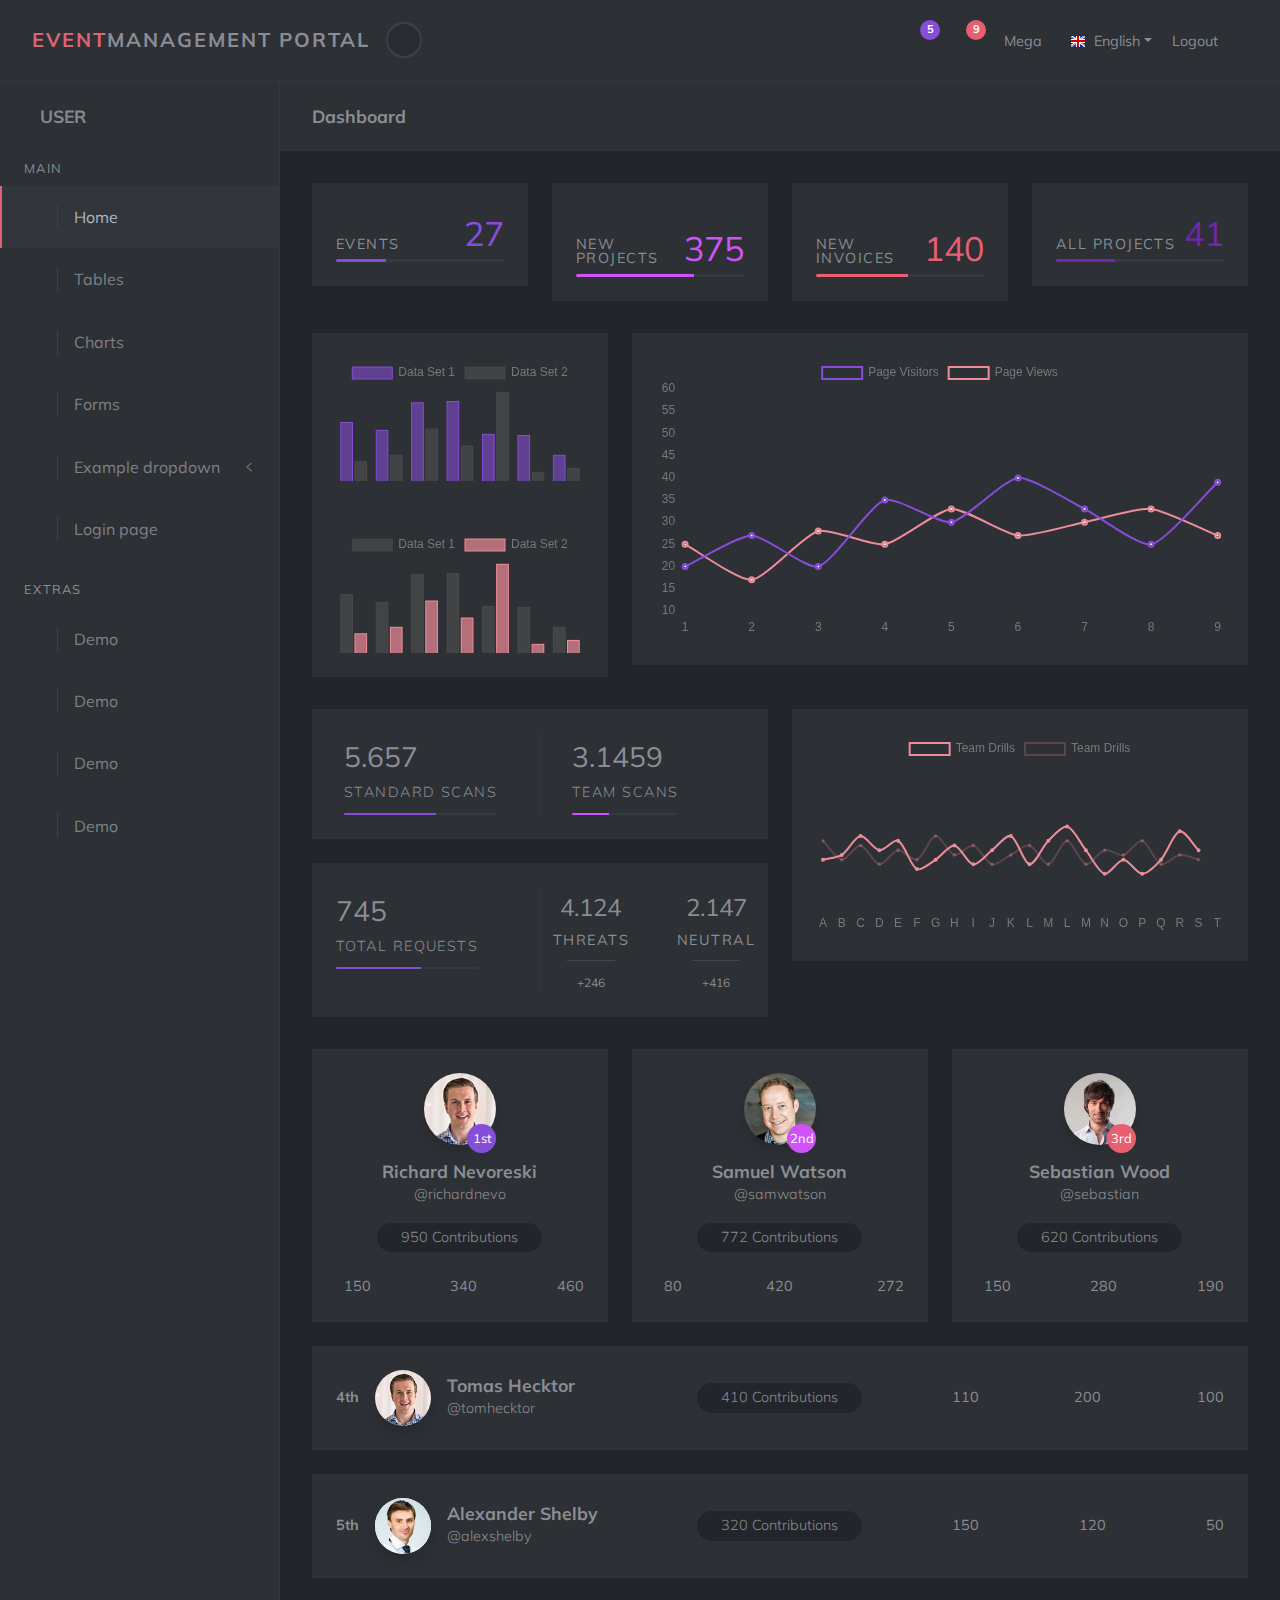
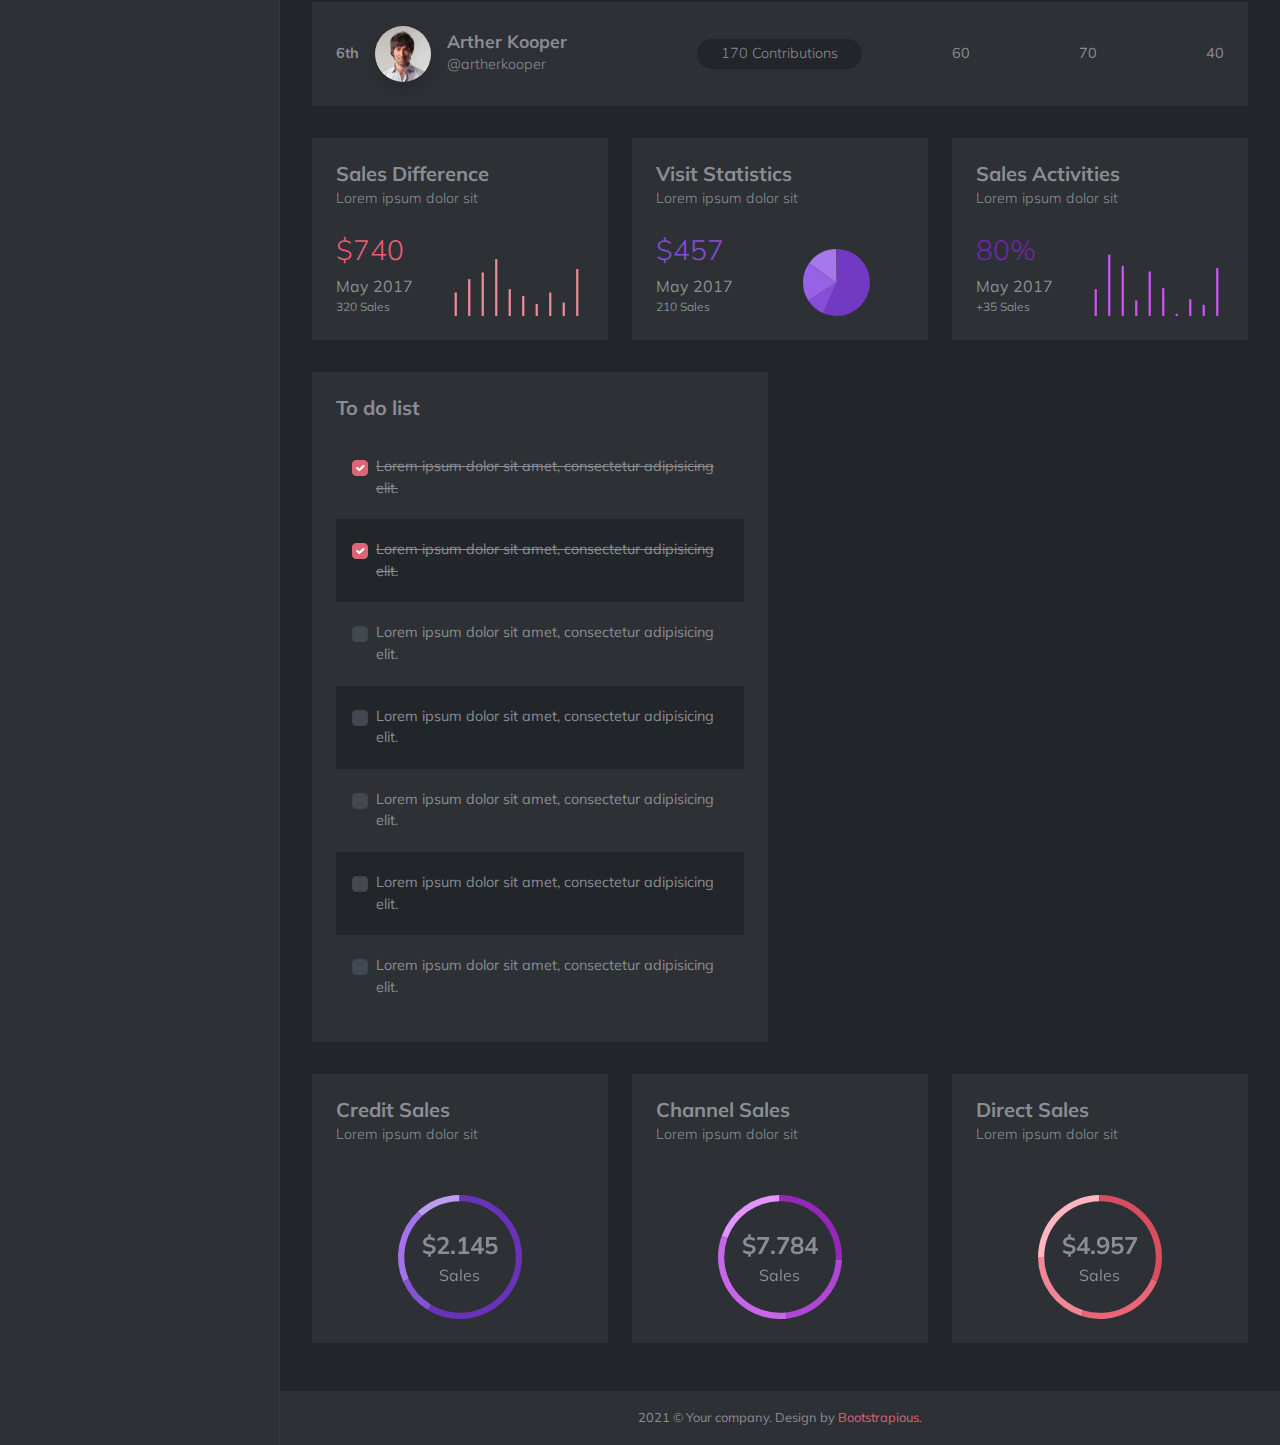
<file: client/index.html>
<!DOCTYPE html>
<html>
  <head> 
    <meta charset="utf-8">
    <meta http-equiv="X-UA-Compatible" content="IE=edge">
    <title>Dark Admin by Bootstrapious.com</title>
    <meta name="description" content="">
    <meta name="viewport" content="width=device-width, initial-scale=1">
    <meta name="robots" content="all,follow">
    <!-- Choices.js-->
    <link rel="stylesheet" href="vendor/choices.js/public/assets/styles/choices.min.css">
    <!-- Google fonts - Muli-->
    <link rel="stylesheet" href="https://fonts.googleapis.com/css?family=Muli:300,400,700">
    <!-- theme stylesheet-->
    <link rel="stylesheet" href="css/style.default.css" id="theme-stylesheet">
    <!-- Custom stylesheet - for your changes-->
    <link rel="stylesheet" href="css/custom.css">
    <!-- Favicon-->
    <link rel="shortcut icon" href="img/favicon.ico">
    <!-- Tweaks for older IEs--><!--[if lt IE 9]>
        <script src="https://oss.maxcdn.com/html5shiv/3.7.3/html5shiv.min.js"></script>
        <script src="https://oss.maxcdn.com/respond/1.4.2/respond.min.js"></script><![endif]-->
  </head>
  <body>
    <header class="header">   
      <nav class="navbar navbar-expand-lg py-3 bg-dash-dark-2 border-bottom border-dash-dark-1 z-index-10">
        <div class="search-panel">
          <div class="search-inner d-flex align-items-center justify-content-center">
            <div class="close-btn d-flex align-items-center position-absolute top-0 end-0 me-4 mt-2 cursor-pointer"><span>Close </span>
                  <svg class="svg-icon svg-icon-md svg-icon-heavy text-gray-700 mt-1">
                    <use xlink:href="#close-1"> </use>
                  </svg>
            </div>
            <div class="row w-100">
              <div class="col-lg-8 mx-auto">
                <form class="px-4" id="searchForm" action="#">
                  <div class="input-group position-relative flex-column flex-lg-row flex-nowrap">
                    <input class="form-control shadow-0 bg-none px-0 w-100" type="search" name="search" placeholder="What are you searching for...">
                    <button class="btn btn-link text-gray-600 px-0 text-decoration-none fw-bold cursor-pointer text-center" type="submit">Search</button>
                  </div>
                </form>
              </div>
            </div>
          </div>
        </div>
        <div class="container-fluid d-flex align-items-center justify-content-between py-1">
          <div class="navbar-header d-flex align-items-center"><a class="navbar-brand text-uppercase text-reset" href="index.html">
              <div class="brand-text brand-big"><strong class="text-primary">Event </strong><strong>Management Portal</strong></div>
              <div class="brand-text brand-sm"><strong class="text-primary">D</strong><strong>A</strong></div></a>
            <button class="sidebar-toggle">
                  <svg class="svg-icon svg-icon-sm svg-icon-heavy transform-none">
                    <use xlink:href="#arrow-left-1"> </use>
                  </svg>
            </button>
          </div>
          <ul class="list-inline mb-0">
            <li class="list-inline-item"><a class="search-open nav-link px-0" href="#">
                    <svg class="svg-icon svg-icon-xs svg-icon-heavy text-gray-700">
                      <use xlink:href="#find-1"> </use>
                    </svg></a></li>
            <!-- Messages dropdown -->
            <li class="list-inline-item dropdown px-lg-2"><a class="nav-link text-reset px-1 px-lg-0" id="navbarDropdownMenuLink1" href="#" data-bs-toggle="dropdown" aria-haspopup="true" aria-expanded="false">
                    <svg class="svg-icon svg-icon-xs svg-icon-heavy">
                      <use xlink:href="#envelope-1"> </use>
                    </svg><span class="badge bg-dash-color-1">5</span></a>
              <ul class="dropdown-menu dropdown-menu-end dropdown-menu-dark" aria-labelledby="navbarDropdownMenuLink1">
                <li><a class="dropdown-item d-flex align-items-center" href="#">
                    <div class="position-relative"><img class="avatar avatar-md" src="img/avatar-3.jpg" alt="Nadia Halsey">
                      <div class="availability-status bg-success"></div>
                    </div>
                    <div class="ms-3">   <strong class="d-block">Nadia Halsey</strong><span class="d-block text-xs">lorem ipsum dolor sit amit</span><small class="d-block">9:30am</small></div></a></li>
                <li><a class="dropdown-item d-flex align-items-center" href="#">
                    <div class="position-relative"><img class="avatar avatar-md" src="img/avatar-2.jpg" alt="Peter Ramsy">
                      <div class="availability-status bg-warning"></div>
                    </div>
                    <div class="ms-3">   <strong class="d-block">Nadia Halsey</strong><span class="d-block text-xs">lorem ipsum dolor sit amit</span><small class="d-block">9:30am</small></div></a></li>
                <li><a class="dropdown-item d-flex align-items-center" href="#">
                    <div class="position-relative"><img class="avatar avatar-md" src="img/avatar-1.jpg" alt="Sam Kaheil">
                      <div class="availability-status bg-danger"></div>
                    </div>
                    <div class="ms-3">   <strong class="d-block">Nadia Halsey</strong><span class="d-block text-xs">lorem ipsum dolor sit amit</span><small class="d-block">9:30am</small></div></a></li>
                <li><a class="dropdown-item d-flex align-items-center" href="#">
                    <div class="position-relative"><img class="avatar avatar-md" src="img/avatar-5.jpg" alt="Sara Wood">
                      <div class="availability-status bg-secondary"></div>
                    </div>
                    <div class="ms-3">   <strong class="d-block">Nadia Halsey</strong><span class="d-block text-xs">lorem ipsum dolor sit amit</span><small class="d-block">9:30am</small></div></a></li>
                <li><a class="dropdown-item text-center message" href="#"> <strong>See All Messages <i class="fas fa-angle-right ms-1"></i></strong></a></li>
              </ul>
            </li>
            <!-- Tasks dropdown                   -->
            <li class="list-inline-item dropdown px-lg-2"><a class="nav-link text-reset px-1 px-lg-0" id="navbarDropdownMenuLink2" href="#" data-bs-toggle="dropdown" aria-haspopup="true" aria-expanded="false">
                    <svg class="svg-icon svg-icon-xs svg-icon-heavy">
                      <use xlink:href="#paper-stack-1"> </use>
                    </svg><span class="badge bg-dash-color-3">9</span></a>
              <ul class="dropdown-menu dropdown-menu-end dropdown-menu-dark" aria-labelledby="navbarDropdownMenuLink2">
                <li><a class="dropdown-item" href="#">
                    <div class="d-flex justify-content-between mb-1"><strong>Task 1</strong><span>40% complete</span></div>
                    <div class="progress" style="height: 2px">
                      <div class="progress-bar bg-dash-color-1" role="progressbar" style="width: 40%" aria-valuenow="40" aria-valuemin="0" aria-valuemax="100"></div>
                    </div></a></li>
                <li><a class="dropdown-item" href="#">
                    <div class="d-flex justify-content-between mb-1"><strong>Task 2</strong><span>20% complete</span></div>
                    <div class="progress" style="height: 2px">
                      <div class="progress-bar bg-dash-color-2" role="progressbar" style="width: 20%" aria-valuenow="20" aria-valuemin="0" aria-valuemax="100"></div>
                    </div></a></li>
                <li><a class="dropdown-item" href="#">
                    <div class="d-flex justify-content-between mb-1"><strong>Task 3</strong><span>70% complete</span></div>
                    <div class="progress" style="height: 2px">
                      <div class="progress-bar bg-dash-color-3" role="progressbar" style="width: 70%" aria-valuenow="70" aria-valuemin="0" aria-valuemax="100"></div>
                    </div></a></li>
                <li><a class="dropdown-item" href="#">
                    <div class="d-flex justify-content-between mb-1"><strong>Task 4</strong><span>40% complete</span></div>
                    <div class="progress" style="height: 2px">
                      <div class="progress-bar bg-dash-color-4" role="progressbar" style="width: 40%" aria-valuenow="40" aria-valuemin="0" aria-valuemax="100"></div>
                    </div></a></li>
                <li><a class="dropdown-item" href="#">
                    <div class="d-flex justify-content-between mb-1"><strong>Task 5</strong><span>30% complete</span></div>
                    <div class="progress" style="height: 2px">
                      <div class="progress-bar bg-dash-color-1" role="progressbar" style="width: 30%" aria-valuenow="30" aria-valuemin="0" aria-valuemax="100"></div>
                    </div></a></li>
                <li>           <a class="dropdown-item text-center" href="#"> <strong>See All Tasks <i class="fas fa-angle-right ms-1"></i></strong></a></li>
              </ul>
            </li>
            <!-- Mega menu-->
            <li class="list-inline-item dropdown menu-large px-lg-2"><a class="nav-link text-sm text-reset px-1 px-lg-0" href="#" data-bs-toggle="dropdown">Mega <i class="fas fa-ellipsis-v ms-1"></i></a>
              <ul class="dropdown-menu megamenu dropdown-menu-dark p-4">
                <div class="row gy-3 mb-4">
                  <div class="col-lg-3">
                    <h6 class="mb-2 text-uppercase">Elements Heading</h6>
                    <ul class="list-unstyled text-gray-700">
                      <li class="py-1"><a class="inherit-link" href="#">Lorem ipsum dolor</a></li>
                      <li class="py-1"><a class="inherit-link" href="#">Sed ut perspiciatis</a></li>
                      <li class="py-1"><a class="inherit-link" href="#">Voluptatum deleniti</a></li>
                      <li class="py-1"><a class="inherit-link" href="#">At vero eos</a></li>
                      <li class="py-1"><a class="inherit-link" href="#">Consectetur adipiscing</a></li>
                      <li class="py-1"><a class="inherit-link" href="#">Duis aute irure</a></li>
                      <li class="py-1"><a class="inherit-link" href="#">Necessitatibus saepe</a></li>
                      <li class="py-1"><a class="inherit-link" href="#">Maiores alias</a></li>
                    </ul>
                  </div>
                  <div class="col-lg-3">
                    <h6 class="mb-2 text-uppercase">Elements Heading</h6>
                    <ul class="list-unstyled text-gray-700">
                      <li class="py-1"><a class="inherit-link" href="#">Lorem ipsum dolor</a></li>
                      <li class="py-1"><a class="inherit-link" href="#">Sed ut perspiciatis</a></li>
                      <li class="py-1"><a class="inherit-link" href="#">Voluptatum deleniti</a></li>
                      <li class="py-1"><a class="inherit-link" href="#">At vero eos</a></li>
                      <li class="py-1"><a class="inherit-link" href="#">Consectetur adipiscing</a></li>
                      <li class="py-1"><a class="inherit-link" href="#">Duis aute irure</a></li>
                      <li class="py-1"><a class="inherit-link" href="#">Necessitatibus saepe</a></li>
                      <li class="py-1"><a class="inherit-link" href="#">Maiores alias</a></li>
                    </ul>
                  </div>
                  <div class="col-lg-3">
                    <h6 class="mb-2 text-uppercase">Elements Heading</h6>
                    <ul class="list-unstyled text-gray-700">
                      <li class="py-1"><a class="inherit-link" href="#">Lorem ipsum dolor</a></li>
                      <li class="py-1"><a class="inherit-link" href="#">Sed ut perspiciatis</a></li>
                      <li class="py-1"><a class="inherit-link" href="#">Voluptatum deleniti</a></li>
                      <li class="py-1"><a class="inherit-link" href="#">At vero eos</a></li>
                      <li class="py-1"><a class="inherit-link" href="#">Consectetur adipiscing</a></li>
                      <li class="py-1"><a class="inherit-link" href="#">Duis aute irure</a></li>
                      <li class="py-1"><a class="inherit-link" href="#">Necessitatibus saepe</a></li>
                      <li class="py-1"><a class="inherit-link" href="#">Maiores alias</a></li>
                    </ul>
                  </div>
                  <div class="col-lg-3">
                    <h6 class="mb-2 text-uppercase">Elements Heading</h6>
                    <ul class="list-unstyled text-gray-700">
                      <li class="py-1"><a class="inherit-link" href="#">Lorem ipsum dolor</a></li>
                      <li class="py-1"><a class="inherit-link" href="#">Sed ut perspiciatis</a></li>
                      <li class="py-1"><a class="inherit-link" href="#">Voluptatum deleniti</a></li>
                      <li class="py-1"><a class="inherit-link" href="#">At vero eos</a></li>
                      <li class="py-1"><a class="inherit-link" href="#">Consectetur adipiscing</a></li>
                      <li class="py-1"><a class="inherit-link" href="#">Duis aute irure</a></li>
                      <li class="py-1"><a class="inherit-link" href="#">Necessitatibus saepe</a></li>
                      <li class="py-1"><a class="inherit-link" href="#">Maiores alias</a></li>
                    </ul>
                  </div>
                </div>
                <div class="row text-center gy-3">
                  <div class="col-lg-2 col-md-4"><a class="d-block p-4 text-white bg-dash-color-1" href="#">
                          <svg class="svg-icon svg-icon-sm sv-icon-heavy text-white">
                            <use xlink:href="#time-1"> </use>
                          </svg>
                      <p class="text-sm d mb-0">Demo 1</p></a></div>
                  <div class="col-lg-2 col-md-4"><a class="d-block p-4 text-white bg-dash-color-2" href="#">
                          <svg class="svg-icon svg-icon-sm sv-icon-heavy text-white">
                            <use xlink:href="#time-1"> </use>
                          </svg>
                      <p class="text-sm d mb-0">Demo 2</p></a></div>
                  <div class="col-lg-2 col-md-4"><a class="d-block p-4 text-white bg-dash-color-3" href="#">
                          <svg class="svg-icon svg-icon-sm sv-icon-heavy text-white">
                            <use xlink:href="#time-1"> </use>
                          </svg>
                      <p class="text-sm d mb-0">Demo 3</p></a></div>
                  <div class="col-lg-2 col-md-4"><a class="d-block p-4 text-white bg-dash-color-4" href="#">
                          <svg class="svg-icon svg-icon-sm sv-icon-heavy text-white">
                            <use xlink:href="#time-1"> </use>
                          </svg>
                      <p class="text-sm d mb-0">Demo 4</p></a></div>
                  <div class="col-lg-2 col-md-4"><a class="d-block p-4 text-white bg-danger" href="#">
                          <svg class="svg-icon svg-icon-sm sv-icon-heavy text-white">
                            <use xlink:href="#time-1"> </use>
                          </svg>
                      <p class="text-sm d mb-0">Demo 5</p></a></div>
                  <div class="col-lg-2 col-md-4"><a class="d-block p-4 text-white bg-info" href="#">
                          <svg class="svg-icon svg-icon-sm sv-icon-heavy text-white">
                            <use xlink:href="#time-1"> </use>
                          </svg>
                      <p class="text-sm d mb-0">Demo 6</p></a></div>
                </div>
              </ul>
            </li>
            <!-- Languages dropdown    -->
            <li class="list-inline-item dropdown"><a class="nav-link dropdown-toggle text-sm text-reset px-1 px-lg-0" id="languages" rel="nofollow" data-bs-target="#" href="#" data-bs-toggle="dropdown" aria-haspopup="true" aria-expanded="false"><img src="img/flags/16/GB.png" alt="English"><span class="d-none d-sm-inline-block ms-2">English</span></a>
              <ul class="dropdown-menu dropdown-menu-end mt-sm-3 dropdown-menu-dark" aria-labelledby="languages">
                <li><a class="dropdown-item" rel="nofollow" href="#"> <img class="me-2" src="img/flags/16/DE.png" alt="English"><span>German</span></a></li>
                <li><a class="dropdown-item" rel="nofollow" href="#"> <img class="me-2" src="img/flags/16/FR.png" alt="English"><span>French                   </span></a></li>
              </ul>
            </li>
            <li class="list-inline-item logout px-lg-2">                 <a class="nav-link text-sm text-reset px-1 px-lg-0" id="logout" href="login.html"> <span class="d-none d-sm-inline-block">Logout </span>
                    <svg class="svg-icon svg-icon-xs svg-icon-heavy">
                      <use xlink:href="#disable-1"> </use>
                    </svg></a></li>
          </ul>
        </div>
      </nav>
    </header>
    <div class="d-flex align-items-stretch">
      <!-- Sidebar Navigation-->
      <nav id="sidebar">
        <!-- Sidebar Header-->
        <div class="sidebar-header d-flex align-items-center p-4">
          <div class="ms-3 title">
            <h1 id="username-left" class="h5 mb-1">USER</h1>
          </div>
        </div><span class="text-uppercase text-gray-600 text-xs mx-3 px-2 heading mb-2">Main</span>
        <ul class="list-unstyled">
              <li class="sidebar-item active"><a class="sidebar-link" href="index.html"> 
                      <svg class="svg-icon svg-icon-sm svg-icon-heavy">
                        <use xlink:href="#real-estate-1"> </use>
                      </svg><span>Home </span></a></li>
              <li class="sidebar-item"><a class="sidebar-link" href="tables.html"> 
                      <svg class="svg-icon svg-icon-sm svg-icon-heavy">
                        <use xlink:href="#portfolio-grid-1"> </use>
                      </svg><span>Tables </span></a></li>
              <li class="sidebar-item"><a class="sidebar-link" href="charts.html"> 
                      <svg class="svg-icon svg-icon-sm svg-icon-heavy">
                        <use xlink:href="#sales-up-1"> </use>
                      </svg><span>Charts </span></a></li>
              <li class="sidebar-item"><a class="sidebar-link" href="forms.html"> 
                      <svg class="svg-icon svg-icon-sm svg-icon-heavy">
                        <use xlink:href="#survey-1"> </use>
                      </svg><span>Forms </span></a></li>
              <li class="sidebar-item"><a class="sidebar-link" href="#exampledropdownDropdown" data-bs-toggle="collapse"> 
                      <svg class="svg-icon svg-icon-sm svg-icon-heavy">
                        <use xlink:href="#browser-window-1"> </use>
                      </svg><span>Example dropdown </span></a>
                <ul class="collapse list-unstyled " id="exampledropdownDropdown">
                  <li><a class="sidebar-link" href="#">Page</a></li>
                  <li><a class="sidebar-link" href="#">Page</a></li>
                  <li><a class="sidebar-link" href="#">Page</a></li>
                </ul>
              </li>
              <li class="sidebar-item"><a class="sidebar-link" href="login.html"> 
                      <svg class="svg-icon svg-icon-sm svg-icon-heavy">
                        <use xlink:href="#disable-1"> </use>
                      </svg><span>Login page </span></a></li>
        </ul><span class="text-uppercase text-gray-600 text-xs mx-3 px-2 heading mb-2">Extras</span>
        <ul class="list-unstyled">
              <li class="sidebar-item"><a class="sidebar-link" href="#"> 
                      <svg class="svg-icon svg-icon-sm svg-icon-heavy">
                        <use xlink:href="#imac-screen-1"> </use>
                      </svg><span>Demo </span></a></li>
              <li class="sidebar-item"><a class="sidebar-link" href="#"> 
                      <svg class="svg-icon svg-icon-sm svg-icon-heavy">
                        <use xlink:href="#chart-1"> </use>
                      </svg><span>Demo </span></a></li>
              <li class="sidebar-item"><a class="sidebar-link" href="#"> 
                      <svg class="svg-icon svg-icon-sm svg-icon-heavy">
                        <use xlink:href="#quality-1"> </use>
                      </svg><span>Demo </span></a></li>
              <li class="sidebar-item"><a class="sidebar-link" href="#"> 
                      <svg class="svg-icon svg-icon-sm svg-icon-heavy">
                        <use xlink:href="#security-shield-1"> </use>
                      </svg><span>Demo </span></a></li>
        </ul>
      </nav>
      <div class="page-content">
            <!-- Page Header-->
            <div class="bg-dash-dark-2 py-4">
              <div class="container-fluid">
                <h2 class="h5 mb-0">Dashboard</h2>
              </div>
            </div>
        <section>
          <div class="container-fluid">
            <div class="row gy-4">
              <div class="col-md-3 col-sm-6">
                <div class="card mb-0">
                  <div class="card-body">
                    <div class="d-flex align-items-end justify-content-between mb-2">
                      <div class="me-2">
                            <svg class="svg-icon svg-icon-sm svg-icon-heavy text-gray-600 mb-2">
                              <use xlink:href="#user-1"> </use>
                            </svg>
                        <p class="text-sm text-uppercase text-gray-600 lh-1 mb-0">Events</p>
                      </div>
                      <p class="text-xxl lh-1 mb-0 text-dash-color-1">27</p>
                    </div>
                    <div class="progress" style="height: 3px">
                      <div class="progress-bar bg-dash-color-1" role="progressbar" style="width: 30%" aria-valuenow="30" aria-valuemin="0" aria-valuemax="100"></div>
                    </div>
                  </div>
                </div>
              </div>
              <div class="col-md-3 col-sm-6">
                <div class="card mb-0">
                  <div class="card-body">
                    <div class="d-flex align-items-end justify-content-between mb-2">
                      <div class="me-2">
                            <svg class="svg-icon svg-icon-sm svg-icon-heavy text-gray-600 mb-2">
                              <use xlink:href="#stack-1"> </use>
                            </svg>
                        <p class="text-sm text-uppercase text-gray-600 lh-1 mb-0">New Projects</p>
                      </div>
                      <p class="text-xxl lh-1 mb-0 text-dash-color-2">375</p>
                    </div>
                    <div class="progress" style="height: 3px">
                      <div class="progress-bar bg-dash-color-2" role="progressbar" style="width: 70%" aria-valuenow="70" aria-valuemin="0" aria-valuemax="100"></div>
                    </div>
                  </div>
                </div>
              </div>
              <div class="col-md-3 col-sm-6">
                <div class="card mb-0">
                  <div class="card-body">
                    <div class="d-flex align-items-end justify-content-between mb-2">
                      <div class="me-2">
                            <svg class="svg-icon svg-icon-sm svg-icon-heavy text-gray-600 mb-2">
                              <use xlink:href="#survey-1"> </use>
                            </svg>
                        <p class="text-sm text-uppercase text-gray-600 lh-1 mb-0">New Invoices</p>
                      </div>
                      <p class="text-xxl lh-1 mb-0 text-dash-color-3">140</p>
                    </div>
                    <div class="progress" style="height: 3px">
                      <div class="progress-bar bg-dash-color-3" role="progressbar" style="width: 55%" aria-valuenow="55" aria-valuemin="0" aria-valuemax="100"></div>
                    </div>
                  </div>
                </div>
              </div>
              <div class="col-md-3 col-sm-6">
                <div class="card mb-0">
                  <div class="card-body">
                    <div class="d-flex align-items-end justify-content-between mb-2">
                      <div class="me-2">
                            <svg class="svg-icon svg-icon-sm svg-icon-heavy text-gray-600 mb-2">
                              <use xlink:href="#paper-stack-1"> </use>
                            </svg>
                        <p class="text-sm text-uppercase text-gray-600 lh-1 mb-0">All Projects</p>
                      </div>
                      <p class="text-xxl lh-1 mb-0 text-dash-color-4">41</p>
                    </div>
                    <div class="progress" style="height: 3px">
                      <div class="progress-bar bg-dash-color-4" role="progressbar" style="width: 35%" aria-valuenow="35" aria-valuemin="0" aria-valuemax="100"></div>
                    </div>
                  </div>
                </div>
              </div>
            </div>
          </div>
        </section>
        <section class="pt-0">
          <div class="container-fluid">
            <div class="row gy-4">
              <div class="col-lg-4">
                <div class="card">
                  <div class="card-body">
                    <canvas id="barChartExample1"></canvas>
                  </div>
                </div>
                <div class="card">
                  <div class="card-body">
                    <canvas id="barChartExample2"></canvas>
                  </div>
                </div>
              </div>
              <div class="col-lg-8">
                <div class="card">
                  <div class="card-body">
                    <canvas id="lineChart"></canvas>
                  </div>
                </div>
              </div>
            </div>
          </div>
        </section>
        <section class="pt-0">
          <div class="container-fluid">
            <div class="row gy-4">
              <div class="col-lg-6">
                <!-- Stat card-->
                <div class="card mb-4">
                  <div class="card-body">
                    <div class="row gx-sm-5">
                      <div class="col-6 border-sm-end border-dash-dark-1">
                            <!-- Stat item-->
                            <div class="d-flex"><i class="mt-3 fas fa-caret-down text-danger"></i>
                              <div class="ms-2">
                                <p class="text-xl fw-normal mb-0">5.657</p>
                                <p class="text-uppercase text-sm fw-light mb-2">Standard scans</p>
                                <div class="progress" style="height: 2px">
                                  <div class="progress-bar bg-dash-color-1" role="progressbar" style="width: 60%;" aria-valuenow="60" aria-valuemin="0" aria-valuemax="100"></div>
                                </div>
                              </div>
                            </div>
                      </div>
                      <div class="col-6">
                            <!-- Stat item-->
                            <div class="d-flex"><i class="mt-3 fas fa-caret-up text-success"></i>
                              <div class="ms-2">
                                <p class="text-xl fw-normal mb-0">3.1459</p>
                                <p class="text-uppercase text-sm fw-light mb-2">Team Scans</p>
                                <div class="progress" style="height: 2px">
                                  <div class="progress-bar bg-dash-color-2" role="progressbar" style="width: 35%;" aria-valuenow="35" aria-valuemin="0" aria-valuemax="100"></div>
                                </div>
                              </div>
                            </div>
                      </div>
                    </div>
                  </div>
                </div>
                <!-- Stat card-->
                <div class="card">
                  <div class="card-body">
                    <div class="row gx-5">
                      <div class="col-6 border-sm-end border-dash-dark-1">
                            <!-- Stat item-->
                            <div class="d-flex">
                              <div>
                                <p class="text-xl fw-normal mb-0">745</p>
                                <p class="text-uppercase text-sm fw-light mb-2">Total requests</p>
                                <div class="progress" style="height: 2px">
                                  <div class="progress-bar bg-dash-color-1" role="progressbar" style="width: 60%;" aria-valuenow="60" aria-valuemin="0" aria-valuemax="100"></div>
                                </div>
                              </div>
                            </div>
                      </div>
                      <div class="col-6">
                        <div class="d-flex justify-content-center text-center">
                          <div class="px-3 px-lg-4">
                            <p class="text-lg fw-normal mb-0">4.124</p><span class="text-sm text-uppercase mb-0">Threats</span>
                            <hr class="border-dark-1 mx-auto my-2" style="max-width: 3rem"><small>+246</small>
                          </div>
                          <div class="px-3 px-lg-4">
                            <p class="text-lg fw-normal mb-0">2.147</p><span class="text-sm text-uppercase mb-0">Neutral</span>
                            <hr class="border-dark-1 mx-auto my-2" style="max-width: 3rem"><small>+416</small>
                          </div>
                        </div>
                      </div>
                    </div>
                  </div>
                </div>
              </div>
              <div class="col-lg-6">
                <div class="card">
                  <div class="card-body">
                    <canvas id="lineChart1"></canvas>
                  </div>
                </div>
              </div>
            </div>
          </div>
        </section>
        <section class="pt-0">
          <div class="container-fluid">
            <div class="row gy-4">
              <div class="col-lg-4">
                    <!-- User block-->
                    <div class="card">
                      <div class="card-body">
                        <div class="text-center">
                          <div class="position-relative d-inline-block"><img class="avatar avatar-lg mb-3" src="img/avatar-1.jpg" alt="Richard Nevoreski"><span class="avatar-badge bg-dash-color-1">1st</span></div>
                          <h3 class="h5 mb-0">Richard Nevoreski</h3>
                          <p class="text-sm fw-light">@richardnevo</p>
                          <div class="d-inline-block py-1 px-4 rounded-pill bg-dash-dark-3 fw-light text-sm mb-4">950 Contributions</div>
                          <ul class="list-inline text-center mb-0 d-flex justify-content-between text-sm mb-0">                
                            <li class="list-inline-item"><i class="fab fa-blogger-b me-2"></i>150</li>
                            <li class="list-inline-item"><i class="fas fa-code-branch me-2"></i>340</li>
                            <li class="list-inline-item"><i class="fab fa-gg me-2"></i>460</li>
                          </ul>
                        </div>
                      </div>
                    </div>
              </div>
              <div class="col-lg-4">
                    <!-- User block-->
                    <div class="card">
                      <div class="card-body">
                        <div class="text-center">
                          <div class="position-relative d-inline-block"><img class="avatar avatar-lg mb-3" src="img/avatar-4.jpg" alt="Samuel Watson"><span class="avatar-badge bg-dash-color-2">2nd</span></div>
                          <h3 class="h5 mb-0">Samuel Watson</h3>
                          <p class="text-sm fw-light">@samwatson</p>
                          <div class="d-inline-block py-1 px-4 rounded-pill bg-dash-dark-3 fw-light text-sm mb-4">772 Contributions</div>
                          <ul class="list-inline text-center mb-0 d-flex justify-content-between text-sm mb-0">                
                            <li class="list-inline-item"><i class="fab fa-blogger-b me-2"></i>80</li>
                            <li class="list-inline-item"><i class="fas fa-code-branch me-2"></i>420</li>
                            <li class="list-inline-item"><i class="fab fa-gg me-2"></i>272</li>
                          </ul>
                        </div>
                      </div>
                    </div>
              </div>
              <div class="col-lg-4">
                    <!-- User block-->
                    <div class="card">
                      <div class="card-body">
                        <div class="text-center">
                          <div class="position-relative d-inline-block"><img class="avatar avatar-lg mb-3" src="img/avatar-6.jpg" alt="Sebastian Wood"><span class="avatar-badge bg-dash-color-3">3rd</span></div>
                          <h3 class="h5 mb-0">Sebastian Wood</h3>
                          <p class="text-sm fw-light">@sebastian</p>
                          <div class="d-inline-block py-1 px-4 rounded-pill bg-dash-dark-3 fw-light text-sm mb-4">620 Contributions</div>
                          <ul class="list-inline text-center mb-0 d-flex justify-content-between text-sm mb-0">                
                            <li class="list-inline-item"><i class="fab fa-blogger-b me-2"></i>150</li>
                            <li class="list-inline-item"><i class="fas fa-code-branch me-2"></i>280</li>
                            <li class="list-inline-item"><i class="fab fa-gg me-2"></i>190</li>
                          </ul>
                        </div>
                      </div>
                    </div>
              </div>
              <div class="col-12">
                    <div class="card">
                      <div class="card-body">
                        <div class="row gy-3 align-items-center">
                          <div class="col-lg-4">
                            <div class="d-flex align-items-center"><strong class="text-sm d-none d-lg-block">4th</strong><img class="avatar ms-3" src="img/avatar-1.jpg" alt="Tomas Hecktor">
                              <div class="ms-3">
                                <h3 class="h5 mb-0">Tomas Hecktor</h3>
                                <p class="text-sm fw-light mb-0">@tomhecktor</p>
                              </div>
                            </div>
                          </div>
                          <div class="col-lg-4 text-center">
                            <div class="d-inline-block py-1 px-4 rounded-pill bg-dash-dark-3 fw-light text-sm">410 Contributions</div>
                          </div>
                          <div class="col-lg-4">
                            <ul class="list-inline text-center mb-0 d-flex justify-content-between mb-0 text-sm">                 
                              <li class="list-inline-item"><i class="fab fa-blogger-b me-2"></i>110</li>
                              <li class="list-inline-item"><i class="fas fa-code-branch me-2"></i>200</li>
                              <li class="list-inline-item"><i class="fab fa-gg me-2"></i>100</li>
                            </ul>
                          </div>
                        </div>
                      </div>
                    </div>
              </div>
              <div class="col-12">
                    <div class="card">
                      <div class="card-body">
                        <div class="row gy-3 align-items-center">
                          <div class="col-lg-4">
                            <div class="d-flex align-items-center"><strong class="text-sm d-none d-lg-block">5th</strong><img class="avatar ms-3" src="img/avatar-2.jpg" alt="Alexander Shelby">
                              <div class="ms-3">
                                <h3 class="h5 mb-0">Alexander Shelby</h3>
                                <p class="text-sm fw-light mb-0">@alexshelby</p>
                              </div>
                            </div>
                          </div>
                          <div class="col-lg-4 text-center">
                            <div class="d-inline-block py-1 px-4 rounded-pill bg-dash-dark-3 fw-light text-sm">320 Contributions</div>
                          </div>
                          <div class="col-lg-4">
                            <ul class="list-inline text-center mb-0 d-flex justify-content-between mb-0 text-sm">                 
                              <li class="list-inline-item"><i class="fab fa-blogger-b me-2"></i>150</li>
                              <li class="list-inline-item"><i class="fas fa-code-branch me-2"></i>120</li>
                              <li class="list-inline-item"><i class="fab fa-gg me-2"></i>50</li>
                            </ul>
                          </div>
                        </div>
                      </div>
                    </div>
              </div>
              <div class="col-12">
                    <div class="card">
                      <div class="card-body">
                        <div class="row gy-3 align-items-center">
                          <div class="col-lg-4">
                            <div class="d-flex align-items-center"><strong class="text-sm d-none d-lg-block">6th</strong><img class="avatar ms-3" src="img/avatar-6.jpg" alt="Arther Kooper">
                              <div class="ms-3">
                                <h3 class="h5 mb-0">Arther Kooper</h3>
                                <p class="text-sm fw-light mb-0">@artherkooper</p>
                              </div>
                            </div>
                          </div>
                          <div class="col-lg-4 text-center">
                            <div class="d-inline-block py-1 px-4 rounded-pill bg-dash-dark-3 fw-light text-sm">170 Contributions</div>
                          </div>
                          <div class="col-lg-4">
                            <ul class="list-inline text-center mb-0 d-flex justify-content-between mb-0 text-sm">                 
                              <li class="list-inline-item"><i class="fab fa-blogger-b me-2"></i>60</li>
                              <li class="list-inline-item"><i class="fas fa-code-branch me-2"></i>70</li>
                              <li class="list-inline-item"><i class="fab fa-gg me-2"></i>40</li>
                            </ul>
                          </div>
                        </div>
                      </div>
                    </div>
              </div>
            </div>
          </div>
        </section>
        <section class="pt-0">
          <div class="container-fluid">
            <div class="row d-flex align-items-stretch gy-4">
              <div class="col-lg-4">
                <!-- Sales bar chart-->
                <div class="card">
                  <div class="card-body">
                    <h3 class="h4 mb-0">Sales Difference</h3>
                    <p class="text-sm fw-light">Lorem ipsum dolor sit</p>
                    <div class="row align-items-end">
                      <div class="col-lg-5">
                        <p class="text-xl fw-light mb-0 text-dash-color-3">$740</p><span class="d-block">May 2017</span><small class="d-block"> 320 Sales</small>
                      </div>
                      <div class="col-lg-7">
                        <canvas id="salesBarChart1"></canvas>
                      </div>
                    </div>
                  </div>
                </div>
              </div>
              <div class="col-lg-4">
                <!-- Sales bar chart-->
                <div class="card">
                  <div class="card-body">
                    <h3 class="h4 mb-0">Visit Statistics</h3>
                    <p class="text-sm fw-light">Lorem ipsum dolor sit</p>
                    <div class="row align-items-end">
                      <div class="col-lg-5">
                        <p class="text-xl fw-light mb-0 text-dash-color-1">$457</p><span class="d-block">May 2017</span><small class="d-block"> 210 Sales</small>
                      </div>
                      <div class="col-lg-7">
                        <canvas id="visitPieChart"></canvas>
                      </div>
                    </div>
                  </div>
                </div>
              </div>
              <div class="col-lg-4">
                <!-- Sales bar chart-->
                <div class="card">
                  <div class="card-body">
                    <h3 class="h4 mb-0">Sales Activities</h3>
                    <p class="text-sm fw-light">Lorem ipsum dolor sit</p>
                    <div class="row align-items-end">
                      <div class="col-lg-5">
                        <p class="text-xl fw-light mb-0 text-dash-color-4">80%</p><span class="d-block">May 2017</span><small class="d-block"> +35 Sales</small>
                      </div>
                      <div class="col-lg-7">
                        <canvas id="salesBarChart2"></canvas>
                      </div>
                    </div>
                  </div>
                </div>
              </div>
            </div>
          </div>
        </section>
        <section class="pt-0">
          <div class="container-fluid">
            <div class="row gy-4">
              <div class="col-lg-6">
                <div class="card">
                  <div class="card-body">
                    <h3 class="h4 mb-3">To do list</h3>
                    <form id="checkListForm"> 
                      <div class="p-3">
                        <div class="form-check mb-0 py-1">
                          <input class="form-check-input" type="checkbox" name="input-1" id="input-1" checked>
                          <label class="form-check-label text-gray-600 text-sm" for="input-1">Lorem ipsum dolor sit amet, consectetur adipisicing elit.</label>
                        </div>
                      </div>
                      <div class="p-3 bg-dash-dark-3">
                        <div class="form-check mb-0 py-1">
                          <input class="form-check-input" type="checkbox" name="input-2" id="input-2" checked>
                          <label class="form-check-label text-gray-600 text-sm" for="input-2">Lorem ipsum dolor sit amet, consectetur adipisicing elit.</label>
                        </div>
                      </div>
                      <div class="p-3">
                        <div class="form-check mb-0 py-1">
                          <input class="form-check-input" type="checkbox" name="input-3" id="input-3">
                          <label class="form-check-label text-gray-600 text-sm" for="input-3">Lorem ipsum dolor sit amet, consectetur adipisicing elit.</label>
                        </div>
                      </div>
                      <div class="p-3 bg-dash-dark-3">
                        <div class="form-check mb-0 py-1">
                          <input class="form-check-input" type="checkbox" name="input-4" id="input-4">
                          <label class="form-check-label text-gray-600 text-sm" for="input-4">Lorem ipsum dolor sit amet, consectetur adipisicing elit.</label>
                        </div>
                      </div>
                      <div class="p-3">
                        <div class="form-check mb-0 py-1">
                          <input class="form-check-input" type="checkbox" name="input-5" id="input-5">
                          <label class="form-check-label text-gray-600 text-sm" for="input-5">Lorem ipsum dolor sit amet, consectetur adipisicing elit.</label>
                        </div>
                      </div>
                      <div class="p-3 bg-dash-dark-3">
                        <div class="form-check mb-0 py-1">
                          <input class="form-check-input" type="checkbox" name="input-6" id="input-6">
                          <label class="form-check-label text-gray-600 text-sm" for="input-6">Lorem ipsum dolor sit amet, consectetur adipisicing elit.</label>
                        </div>
                      </div>
                      <div class="p-3">
                        <div class="form-check mb-0 py-1">
                          <input class="form-check-input" type="checkbox" name="input-7" id="input-7">
                          <label class="form-check-label text-gray-600 text-sm" for="input-7">Lorem ipsum dolor sit amet, consectetur adipisicing elit.</label>
                        </div>
                      </div>
                    </form>
                  </div>
                </div>
              </div>
            </div>
          </div>
        </section>
        <section class="pt-0">
          <div class="container-fluid">
            <div class="row gy-4">
              <div class="col-lg-4">
                <div class="card">
                  <div class="card-body">
                    <h3 class="h4 mb-0">Credit Sales</h3>
                    <p class="text-sm fw-light mb-5">Lorem ipsum dolor sit</p>
                    <div class="position-relative text-center">
                      <canvas id="pieChartHome1"></canvas>
                      <div class="position-absolute top-50 start-50 translate-middle"><strong class="text-lg d-block">$2.145</strong><span class="d-block">Sales</span></div>
                    </div>
                  </div>
                </div>
              </div>
              <div class="col-lg-4">
                <div class="card">
                  <div class="card-body">
                    <h3 class="h4 mb-0">Channel Sales</h3>
                    <p class="text-sm fw-light mb-5">Lorem ipsum dolor sit</p>
                    <div class="position-relative text-center">
                      <canvas id="pieChartHome2"></canvas>
                      <div class="position-absolute top-50 start-50 translate-middle"><strong class="text-lg d-block">$7.784</strong><span class="d-block">Sales</span></div>
                    </div>
                  </div>
                </div>
              </div>
              <div class="col-lg-4">
                <div class="card">
                  <div class="card-body">
                    <h3 class="h4 mb-0">Direct Sales</h3>
                    <p class="text-sm fw-light mb-5">Lorem ipsum dolor sit</p>
                    <div class="position-relative text-center">
                      <canvas id="pieChartHome3"></canvas>
                      <div class="position-absolute top-50 start-50 translate-middle"><strong class="text-lg d-block">$4.957</strong><span class="d-block">Sales</span></div>
                    </div>
                  </div>
                </div>
              </div>
            </div>
          </div>
        </section>
        <!-- Page Footer-->
        <footer class="position-absolute bottom-0 bg-dash-dark-2 text-white text-center py-3 w-100 text-xs" id="footer">
          <div class="container-fluid text-center">
            <!-- Please do not remove the backlink to us unless you support us at https://bootstrapious.com/donate. It is part of the license conditions. Thank you for understanding :)-->
            <p class="mb-0 text-dash-gray">2021 &copy; Your company. Design by <a href="https://bootstrapious.com">Bootstrapious</a>.</p>
          </div>
        </footer>
      </div>
    </div>
    <!-- JavaScript files-->
    <script src="vendor/bootstrap/js/bootstrap.bundle.min.js"></script>
    <script src="vendor/just-validate/js/just-validate.min.js"></script>
    <script src="vendor/chart.js/Chart.min.js"></script>
    <script src="vendor/choices.js/public/assets/scripts/choices.min.js"></script>
    <script src="js/charts-home.js"></script>
    <!-- Main File-->
    <script src="js/front.js"></script>
    <script src="js/userdata.js"></script>
    <script>
      // ------------------------------------------------------- //
      //   Inject SVG Sprite - 
      //   see more here 
      //   https://css-tricks.com/ajaxing-svg-sprite/
      // ------------------------------------------------------ //
      function injectSvgSprite(path) {
      
          var ajax = new XMLHttpRequest();
          ajax.open("GET", path, true);
          ajax.send();
          ajax.onload = function(e) {
          var div = document.createElement("div");
          div.className = 'd-none';
          div.innerHTML = ajax.responseText;
          document.body.insertBefore(div, document.body.childNodes[0]);
          }
      }
      // this is set to BootstrapTemple website as you cannot 
      // inject local SVG sprite (using only 'icons/orion-svg-sprite.svg' path)
      // while using file:// protocol
      // pls don't forget to change to your domain :)
      injectSvgSprite('https://bootstraptemple.com/files/icons/orion-svg-sprite.svg'); 
      
      
    </script>
    <!-- FontAwesome CSS - loading as last, so it doesn't block rendering-->
    <link rel="stylesheet" href="https://use.fontawesome.com/releases/v5.7.1/css/all.css" integrity="sha384-fnmOCqbTlWIlj8LyTjo7mOUStjsKC4pOpQbqyi7RrhN7udi9RwhKkMHpvLbHG9Sr" crossorigin="anonymous">
  </body>
</html>
</file>
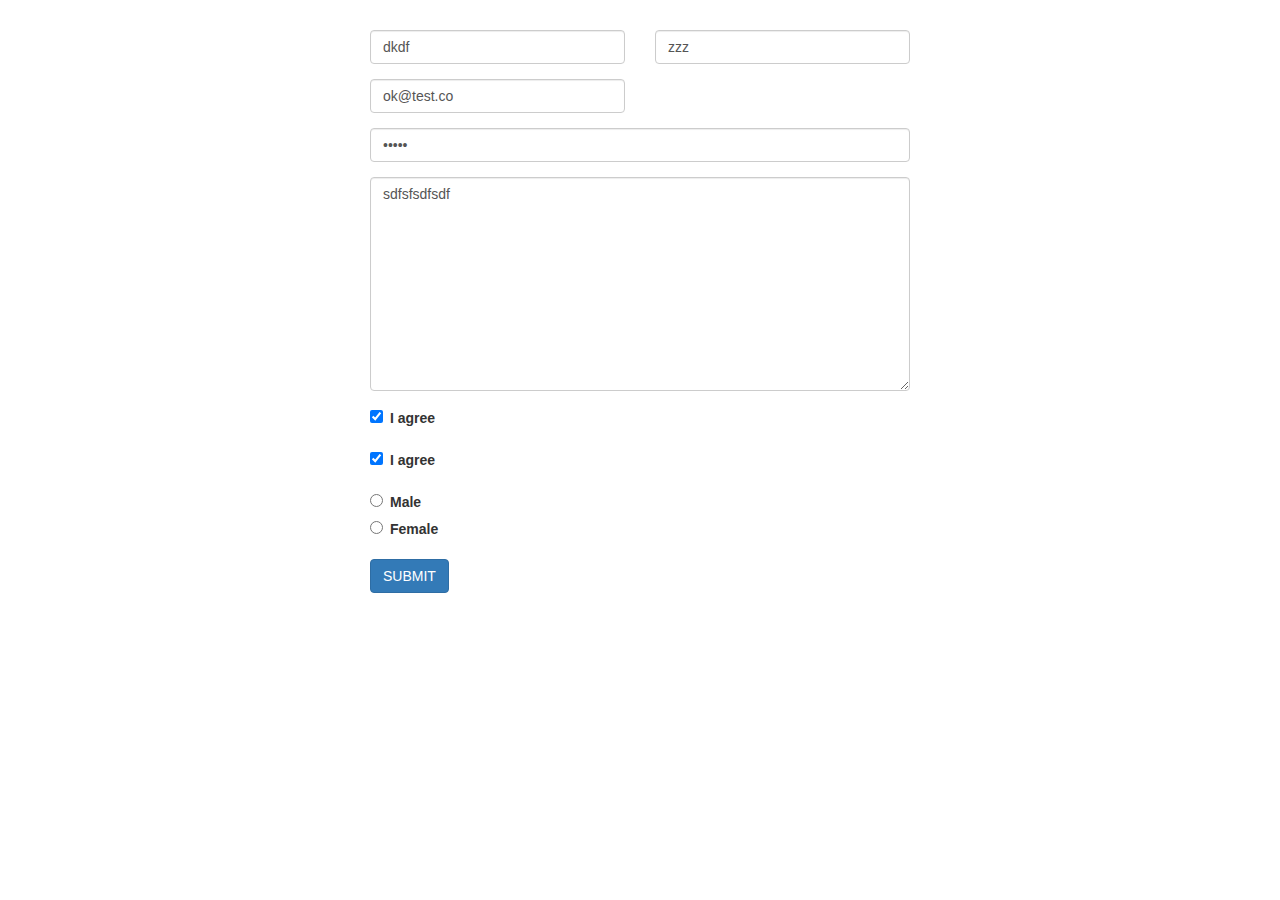
<file: client/vendor/just-validate/index.html>
<!DOCTYPE html>
<html lang="en">
<head>
  <meta charset="UTF-8">
  <title>Title</title>
  <link rel="stylesheet" href="https://maxcdn.bootstrapcdn.com/bootstrap/3.3.7/css/bootstrap.min.css">
  <style>
    .no-float {
      float: none;
    }

    .mt30 {
      margin-top: 30px;
    }

    .js-validate-error-label {
      margin-top: 5px;
    }

    .form__radio, .form__checkbox {
      margin-right: 7px !important;
    }
  </style>
</head>
<body class="container">
<div class="col-md-6 center-block no-float mt30">
  <form action="#" class="js-form form">
    <div class="row">
      <div class="form-group col-md-6">
        <input type="text" class="form__input form-control" placeholder="Enter your name" autocomplete="off" data-validate-field="name" name="name" value="dkdf">
      </div>
      <div class="form-group col-md-6">
        <input type="text" class="form__input form-control" placeholder="Enter your login" autocomplete="off" data-validate-field="login" name="login" value="zzz">
      </div>
      <div class="form-group col-md-6">
        <input type="email" class="form__input form-control" placeholder="Enter your email" autocomplete="off" data-validate-field="email" name="email" value="ok@test.co">
      </div>
    </div>
    <div class="form-group">
      <input type="password" class="form__input form-control" placeholder="Enter your password" autocomplete="off" data-validate-field="password" name="password" value="123fd">
    </div>
    <div class="form-group">
      <div>
        <div>
          <textarea name="msg" cols="30" rows="10" class="form__textarea form-control" data-validate-field="text">sdfsfsdfsdf</textarea>
        </div>
      </div>
    </div>
    <div class="form-group">
      <input type="checkbox" name="check1" id="checkbox" class="form__checkbox"  checked><label for="checkbox">I agree</label>
    </div>
    <div class="form-group">
      <label><input type="checkbox" name="check2" class="form__checkbox" data-validate-field="checkbox2" checked>I agree</label>
    </div>
    <div class="form-group">
      <label><input type="radio" name="radio" class="form__radio" data-validate-field="radio">Male</label>
      <br>
      <label><input type="radio" name="radio" class="form__radio" data-validate-field="radio">Female</label>
    </div>
    <button class="form__btn btn btn-primary">SUBMIT</button>
  </form>
</div>

<script src="js/just-validate.min.js"></script>

<script>
    new window.JustValidate('.js-form', {
        rules: {
            checkbox2: {
                required: true
            },
            radio: {
                required: true
            },
            email: {
                required: true,
                email: true,
                remote: {
                    url: 'https://just-validate-api.herokuapp.com/check-correct',
                    sendParam: 'email',
                    successAnswer: 'OK',
                    method: 'GET',
                }
            },
            login: {
                required: true,
                remote: {
                    url: 'https://just-validate-api.herokuapp.com/check-correct',
                    sendParam: 'login',
                    successAnswer: 'OK',
                    method: 'GET'
                }
            },
            password: {
                strength: {
                    custom: '^(?=.*[a-z])(?=.*[A-Z])(?=.*\\d)[a-zA-Z\\d]',
                },
            },
        },
        messages: {
            login: {
                remote: 'Login already exists'
            }
        },
        focusWrongField: true,
        submitHandler: function (form, values, ajax) {
            console.log(values)
            ajax({
                url: 'https://just-validate-api.herokuapp.com/submit',
                method: 'POST',
                data: values,
                async: true,
                callback: (response) => {
                    console.log(response);
                }
            });
        },
        invalidFormCallback: function (errors) {
            console.log(errors);
        },
    });
</script>

</body>
</html>
</file>
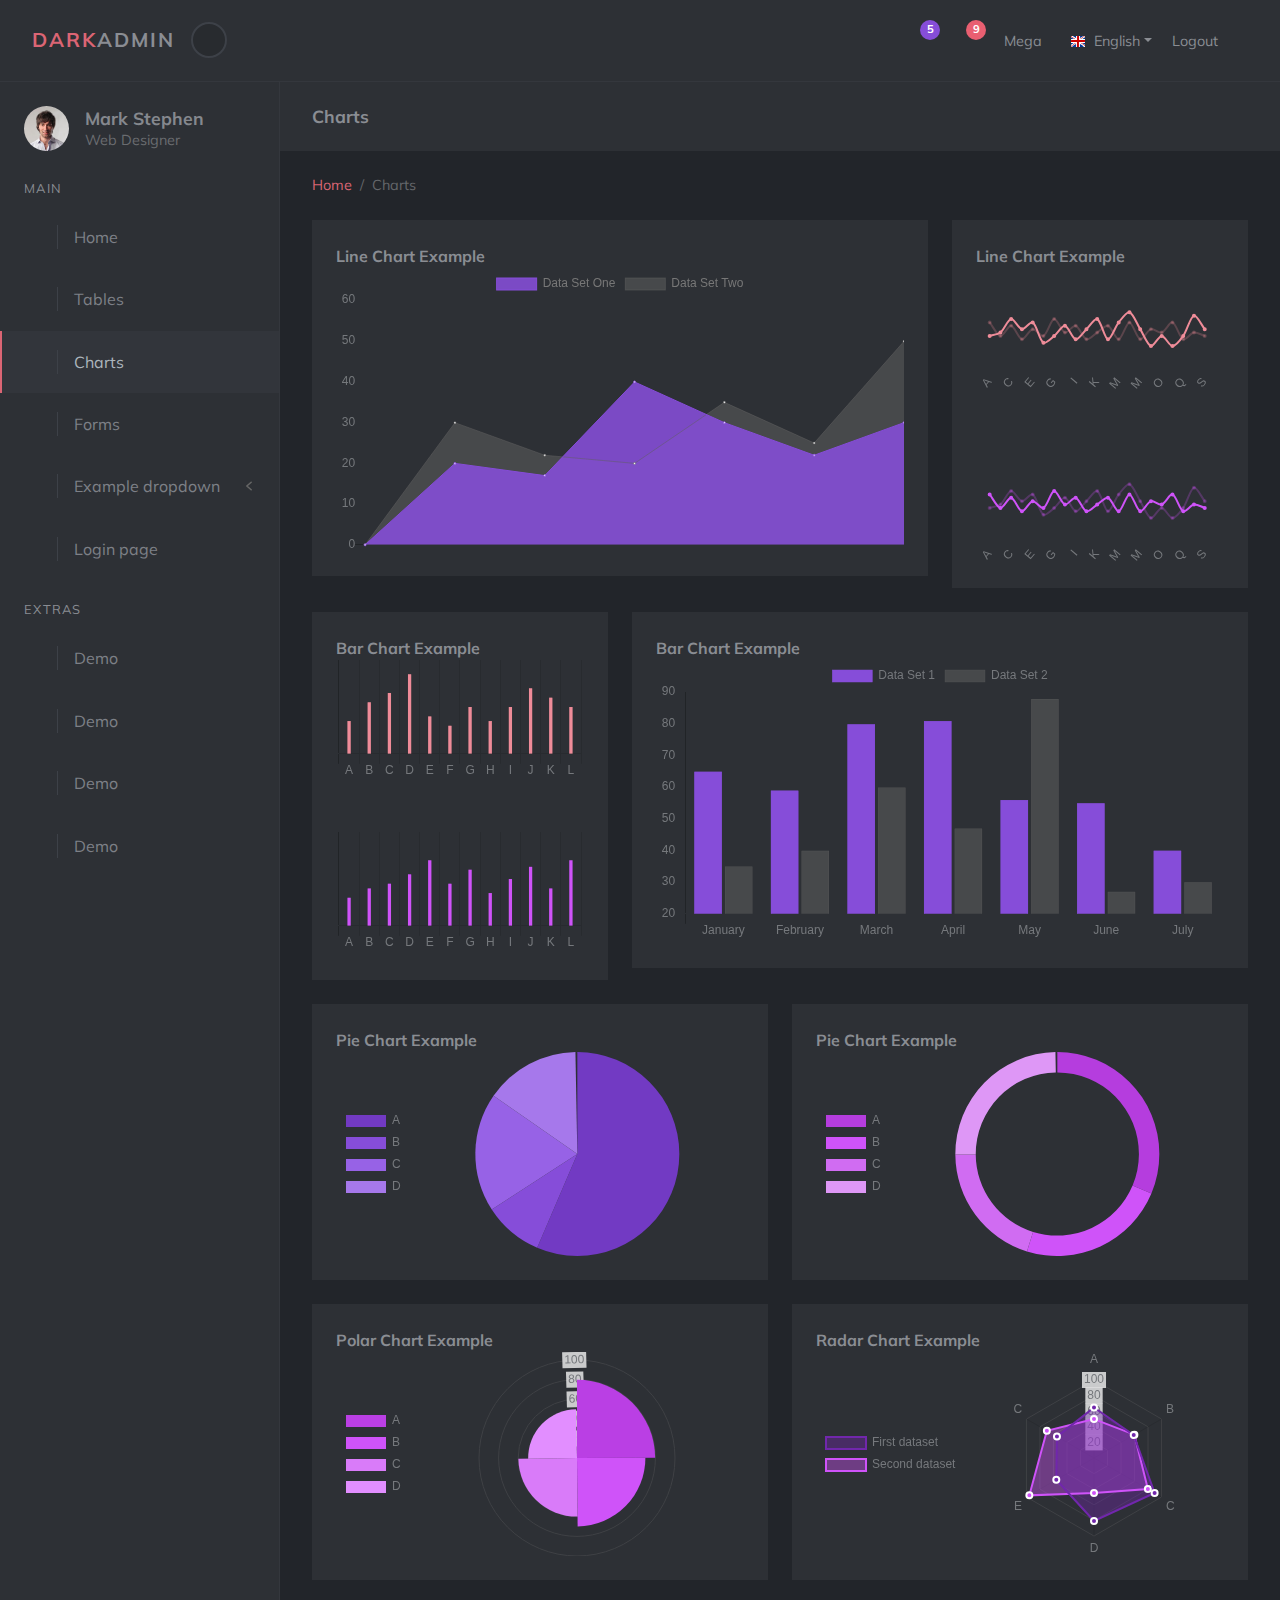
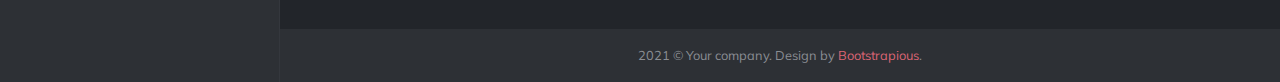
<file: client/charts.html>
<!DOCTYPE html>
<html>
  <head> 
    <meta charset="utf-8">
    <meta http-equiv="X-UA-Compatible" content="IE=edge">
    <title>Dark Admin by Bootstrapious.com</title>
    <meta name="description" content="">
    <meta name="viewport" content="width=device-width, initial-scale=1">
    <meta name="robots" content="all,follow">
    <!-- Choices.js-->
    <link rel="stylesheet" href="vendor/choices.js/public/assets/styles/choices.min.css">
    <!-- Google fonts - Muli-->
    <link rel="stylesheet" href="https://fonts.googleapis.com/css?family=Muli:300,400,700">
    <!-- theme stylesheet-->
    <link rel="stylesheet" href="css/style.default.css" id="theme-stylesheet">
    <!-- Custom stylesheet - for your changes-->
    <link rel="stylesheet" href="css/custom.css">
    <!-- Favicon-->
    <link rel="shortcut icon" href="img/favicon.ico">
    <!-- Tweaks for older IEs--><!--[if lt IE 9]>
        <script src="https://oss.maxcdn.com/html5shiv/3.7.3/html5shiv.min.js"></script>
        <script src="https://oss.maxcdn.com/respond/1.4.2/respond.min.js"></script><![endif]-->
  </head>
  <body>
    <header class="header">   
      <nav class="navbar navbar-expand-lg py-3 bg-dash-dark-2 border-bottom border-dash-dark-1 z-index-10">
        <div class="search-panel">
          <div class="search-inner d-flex align-items-center justify-content-center">
            <div class="close-btn d-flex align-items-center position-absolute top-0 end-0 me-4 mt-2 cursor-pointer"><span>Close </span>
                  <svg class="svg-icon svg-icon-md svg-icon-heavy text-gray-700 mt-1">
                    <use xlink:href="#close-1"> </use>
                  </svg>
            </div>
            <div class="row w-100">
              <div class="col-lg-8 mx-auto">
                <form class="px-4" id="searchForm" action="#">
                  <div class="input-group position-relative flex-column flex-lg-row flex-nowrap">
                    <input class="form-control shadow-0 bg-none px-0 w-100" type="search" name="search" placeholder="What are you searching for...">
                    <button class="btn btn-link text-gray-600 px-0 text-decoration-none fw-bold cursor-pointer text-center" type="submit">Search</button>
                  </div>
                </form>
              </div>
            </div>
          </div>
        </div>
        <div class="container-fluid d-flex align-items-center justify-content-between py-1">
          <div class="navbar-header d-flex align-items-center"><a class="navbar-brand text-uppercase text-reset" href="index.html">
              <div class="brand-text brand-big"><strong class="text-primary">Dark</strong><strong>Admin</strong></div>
              <div class="brand-text brand-sm"><strong class="text-primary">D</strong><strong>A</strong></div></a>
            <button class="sidebar-toggle">
                  <svg class="svg-icon svg-icon-sm svg-icon-heavy transform-none">
                    <use xlink:href="#arrow-left-1"> </use>
                  </svg>
            </button>
          </div>
          <ul class="list-inline mb-0">
            <li class="list-inline-item"><a class="search-open nav-link px-0" href="#">
                    <svg class="svg-icon svg-icon-xs svg-icon-heavy text-gray-700">
                      <use xlink:href="#find-1"> </use>
                    </svg></a></li>
            <!-- Messages dropdown -->
            <li class="list-inline-item dropdown px-lg-2"><a class="nav-link text-reset px-1 px-lg-0" id="navbarDropdownMenuLink1" href="#" data-bs-toggle="dropdown" aria-haspopup="true" aria-expanded="false">
                    <svg class="svg-icon svg-icon-xs svg-icon-heavy">
                      <use xlink:href="#envelope-1"> </use>
                    </svg><span class="badge bg-dash-color-1">5</span></a>
              <ul class="dropdown-menu dropdown-menu-end dropdown-menu-dark" aria-labelledby="navbarDropdownMenuLink1">
                <li><a class="dropdown-item d-flex align-items-center" href="#">
                    <div class="position-relative"><img class="avatar avatar-md" src="img/avatar-3.jpg" alt="Nadia Halsey">
                      <div class="availability-status bg-success"></div>
                    </div>
                    <div class="ms-3">   <strong class="d-block">Nadia Halsey</strong><span class="d-block text-xs">lorem ipsum dolor sit amit</span><small class="d-block">9:30am</small></div></a></li>
                <li><a class="dropdown-item d-flex align-items-center" href="#">
                    <div class="position-relative"><img class="avatar avatar-md" src="img/avatar-2.jpg" alt="Peter Ramsy">
                      <div class="availability-status bg-warning"></div>
                    </div>
                    <div class="ms-3">   <strong class="d-block">Nadia Halsey</strong><span class="d-block text-xs">lorem ipsum dolor sit amit</span><small class="d-block">9:30am</small></div></a></li>
                <li><a class="dropdown-item d-flex align-items-center" href="#">
                    <div class="position-relative"><img class="avatar avatar-md" src="img/avatar-1.jpg" alt="Sam Kaheil">
                      <div class="availability-status bg-danger"></div>
                    </div>
                    <div class="ms-3">   <strong class="d-block">Nadia Halsey</strong><span class="d-block text-xs">lorem ipsum dolor sit amit</span><small class="d-block">9:30am</small></div></a></li>
                <li><a class="dropdown-item d-flex align-items-center" href="#">
                    <div class="position-relative"><img class="avatar avatar-md" src="img/avatar-5.jpg" alt="Sara Wood">
                      <div class="availability-status bg-secondary"></div>
                    </div>
                    <div class="ms-3">   <strong class="d-block">Nadia Halsey</strong><span class="d-block text-xs">lorem ipsum dolor sit amit</span><small class="d-block">9:30am</small></div></a></li>
                <li><a class="dropdown-item text-center message" href="#"> <strong>See All Messages <i class="fas fa-angle-right ms-1"></i></strong></a></li>
              </ul>
            </li>
            <!-- Tasks dropdown                   -->
            <li class="list-inline-item dropdown px-lg-2"><a class="nav-link text-reset px-1 px-lg-0" id="navbarDropdownMenuLink2" href="#" data-bs-toggle="dropdown" aria-haspopup="true" aria-expanded="false">
                    <svg class="svg-icon svg-icon-xs svg-icon-heavy">
                      <use xlink:href="#paper-stack-1"> </use>
                    </svg><span class="badge bg-dash-color-3">9</span></a>
              <ul class="dropdown-menu dropdown-menu-end dropdown-menu-dark" aria-labelledby="navbarDropdownMenuLink2">
                <li><a class="dropdown-item" href="#">
                    <div class="d-flex justify-content-between mb-1"><strong>Task 1</strong><span>40% complete</span></div>
                    <div class="progress" style="height: 2px">
                      <div class="progress-bar bg-dash-color-1" role="progressbar" style="width: 40%" aria-valuenow="40" aria-valuemin="0" aria-valuemax="100"></div>
                    </div></a></li>
                <li><a class="dropdown-item" href="#">
                    <div class="d-flex justify-content-between mb-1"><strong>Task 2</strong><span>20% complete</span></div>
                    <div class="progress" style="height: 2px">
                      <div class="progress-bar bg-dash-color-2" role="progressbar" style="width: 20%" aria-valuenow="20" aria-valuemin="0" aria-valuemax="100"></div>
                    </div></a></li>
                <li><a class="dropdown-item" href="#">
                    <div class="d-flex justify-content-between mb-1"><strong>Task 3</strong><span>70% complete</span></div>
                    <div class="progress" style="height: 2px">
                      <div class="progress-bar bg-dash-color-3" role="progressbar" style="width: 70%" aria-valuenow="70" aria-valuemin="0" aria-valuemax="100"></div>
                    </div></a></li>
                <li><a class="dropdown-item" href="#">
                    <div class="d-flex justify-content-between mb-1"><strong>Task 4</strong><span>40% complete</span></div>
                    <div class="progress" style="height: 2px">
                      <div class="progress-bar bg-dash-color-4" role="progressbar" style="width: 40%" aria-valuenow="40" aria-valuemin="0" aria-valuemax="100"></div>
                    </div></a></li>
                <li><a class="dropdown-item" href="#">
                    <div class="d-flex justify-content-between mb-1"><strong>Task 5</strong><span>30% complete</span></div>
                    <div class="progress" style="height: 2px">
                      <div class="progress-bar bg-dash-color-1" role="progressbar" style="width: 30%" aria-valuenow="30" aria-valuemin="0" aria-valuemax="100"></div>
                    </div></a></li>
                <li>           <a class="dropdown-item text-center" href="#"> <strong>See All Tasks <i class="fas fa-angle-right ms-1"></i></strong></a></li>
              </ul>
            </li>
            <!-- Mega menu-->
            <li class="list-inline-item dropdown menu-large px-lg-2"><a class="nav-link text-sm text-reset px-1 px-lg-0" href="#" data-bs-toggle="dropdown">Mega <i class="fas fa-ellipsis-v ms-1"></i></a>
              <ul class="dropdown-menu megamenu dropdown-menu-dark p-4">
                <div class="row gy-3 mb-4">
                  <div class="col-lg-3">
                    <h6 class="mb-2 text-uppercase">Elements Heading</h6>
                    <ul class="list-unstyled text-gray-700">
                      <li class="py-1"><a class="inherit-link" href="#">Lorem ipsum dolor</a></li>
                      <li class="py-1"><a class="inherit-link" href="#">Sed ut perspiciatis</a></li>
                      <li class="py-1"><a class="inherit-link" href="#">Voluptatum deleniti</a></li>
                      <li class="py-1"><a class="inherit-link" href="#">At vero eos</a></li>
                      <li class="py-1"><a class="inherit-link" href="#">Consectetur adipiscing</a></li>
                      <li class="py-1"><a class="inherit-link" href="#">Duis aute irure</a></li>
                      <li class="py-1"><a class="inherit-link" href="#">Necessitatibus saepe</a></li>
                      <li class="py-1"><a class="inherit-link" href="#">Maiores alias</a></li>
                    </ul>
                  </div>
                  <div class="col-lg-3">
                    <h6 class="mb-2 text-uppercase">Elements Heading</h6>
                    <ul class="list-unstyled text-gray-700">
                      <li class="py-1"><a class="inherit-link" href="#">Lorem ipsum dolor</a></li>
                      <li class="py-1"><a class="inherit-link" href="#">Sed ut perspiciatis</a></li>
                      <li class="py-1"><a class="inherit-link" href="#">Voluptatum deleniti</a></li>
                      <li class="py-1"><a class="inherit-link" href="#">At vero eos</a></li>
                      <li class="py-1"><a class="inherit-link" href="#">Consectetur adipiscing</a></li>
                      <li class="py-1"><a class="inherit-link" href="#">Duis aute irure</a></li>
                      <li class="py-1"><a class="inherit-link" href="#">Necessitatibus saepe</a></li>
                      <li class="py-1"><a class="inherit-link" href="#">Maiores alias</a></li>
                    </ul>
                  </div>
                  <div class="col-lg-3">
                    <h6 class="mb-2 text-uppercase">Elements Heading</h6>
                    <ul class="list-unstyled text-gray-700">
                      <li class="py-1"><a class="inherit-link" href="#">Lorem ipsum dolor</a></li>
                      <li class="py-1"><a class="inherit-link" href="#">Sed ut perspiciatis</a></li>
                      <li class="py-1"><a class="inherit-link" href="#">Voluptatum deleniti</a></li>
                      <li class="py-1"><a class="inherit-link" href="#">At vero eos</a></li>
                      <li class="py-1"><a class="inherit-link" href="#">Consectetur adipiscing</a></li>
                      <li class="py-1"><a class="inherit-link" href="#">Duis aute irure</a></li>
                      <li class="py-1"><a class="inherit-link" href="#">Necessitatibus saepe</a></li>
                      <li class="py-1"><a class="inherit-link" href="#">Maiores alias</a></li>
                    </ul>
                  </div>
                  <div class="col-lg-3">
                    <h6 class="mb-2 text-uppercase">Elements Heading</h6>
                    <ul class="list-unstyled text-gray-700">
                      <li class="py-1"><a class="inherit-link" href="#">Lorem ipsum dolor</a></li>
                      <li class="py-1"><a class="inherit-link" href="#">Sed ut perspiciatis</a></li>
                      <li class="py-1"><a class="inherit-link" href="#">Voluptatum deleniti</a></li>
                      <li class="py-1"><a class="inherit-link" href="#">At vero eos</a></li>
                      <li class="py-1"><a class="inherit-link" href="#">Consectetur adipiscing</a></li>
                      <li class="py-1"><a class="inherit-link" href="#">Duis aute irure</a></li>
                      <li class="py-1"><a class="inherit-link" href="#">Necessitatibus saepe</a></li>
                      <li class="py-1"><a class="inherit-link" href="#">Maiores alias</a></li>
                    </ul>
                  </div>
                </div>
                <div class="row text-center gy-3">
                  <div class="col-lg-2 col-md-4"><a class="d-block p-4 text-white bg-dash-color-1" href="#">
                          <svg class="svg-icon svg-icon-sm sv-icon-heavy text-white">
                            <use xlink:href="#time-1"> </use>
                          </svg>
                      <p class="text-sm d mb-0">Demo 1</p></a></div>
                  <div class="col-lg-2 col-md-4"><a class="d-block p-4 text-white bg-dash-color-2" href="#">
                          <svg class="svg-icon svg-icon-sm sv-icon-heavy text-white">
                            <use xlink:href="#time-1"> </use>
                          </svg>
                      <p class="text-sm d mb-0">Demo 2</p></a></div>
                  <div class="col-lg-2 col-md-4"><a class="d-block p-4 text-white bg-dash-color-3" href="#">
                          <svg class="svg-icon svg-icon-sm sv-icon-heavy text-white">
                            <use xlink:href="#time-1"> </use>
                          </svg>
                      <p class="text-sm d mb-0">Demo 3</p></a></div>
                  <div class="col-lg-2 col-md-4"><a class="d-block p-4 text-white bg-dash-color-4" href="#">
                          <svg class="svg-icon svg-icon-sm sv-icon-heavy text-white">
                            <use xlink:href="#time-1"> </use>
                          </svg>
                      <p class="text-sm d mb-0">Demo 4</p></a></div>
                  <div class="col-lg-2 col-md-4"><a class="d-block p-4 text-white bg-danger" href="#">
                          <svg class="svg-icon svg-icon-sm sv-icon-heavy text-white">
                            <use xlink:href="#time-1"> </use>
                          </svg>
                      <p class="text-sm d mb-0">Demo 5</p></a></div>
                  <div class="col-lg-2 col-md-4"><a class="d-block p-4 text-white bg-info" href="#">
                          <svg class="svg-icon svg-icon-sm sv-icon-heavy text-white">
                            <use xlink:href="#time-1"> </use>
                          </svg>
                      <p class="text-sm d mb-0">Demo 6</p></a></div>
                </div>
              </ul>
            </li>
            <!-- Languages dropdown    -->
            <li class="list-inline-item dropdown"><a class="nav-link dropdown-toggle text-sm text-reset px-1 px-lg-0" id="languages" rel="nofollow" data-bs-target="#" href="#" data-bs-toggle="dropdown" aria-haspopup="true" aria-expanded="false"><img src="img/flags/16/GB.png" alt="English"><span class="d-none d-sm-inline-block ms-2">English</span></a>
              <ul class="dropdown-menu dropdown-menu-end mt-sm-3 dropdown-menu-dark" aria-labelledby="languages">
                <li><a class="dropdown-item" rel="nofollow" href="#"> <img class="me-2" src="img/flags/16/DE.png" alt="English"><span>German</span></a></li>
                <li><a class="dropdown-item" rel="nofollow" href="#"> <img class="me-2" src="img/flags/16/FR.png" alt="English"><span>French                   </span></a></li>
              </ul>
            </li>
            <li class="list-inline-item logout px-lg-2">                 <a class="nav-link text-sm text-reset px-1 px-lg-0" id="logout" href="login.html"> <span class="d-none d-sm-inline-block">Logout </span>
                    <svg class="svg-icon svg-icon-xs svg-icon-heavy">
                      <use xlink:href="#disable-1"> </use>
                    </svg></a></li>
          </ul>
        </div>
      </nav>
    </header>
    <div class="d-flex align-items-stretch">
      <!-- Sidebar Navigation-->
      <nav id="sidebar">
        <!-- Sidebar Header-->
        <div class="sidebar-header d-flex align-items-center p-4"><img class="avatar shadow-0 img-fluid rounded-circle" src="img/avatar-6.jpg" alt="...">
          <div class="ms-3 title">
            <h1 class="h5 mb-1">Mark Stephen</h1>
            <p class="text-sm text-gray-700 mb-0 lh-1">Web Designer</p>
          </div>
        </div><span class="text-uppercase text-gray-600 text-xs mx-3 px-2 heading mb-2">Main</span>
        <ul class="list-unstyled">
              <li class="sidebar-item"><a class="sidebar-link" href="index.html"> 
                      <svg class="svg-icon svg-icon-sm svg-icon-heavy">
                        <use xlink:href="#real-estate-1"> </use>
                      </svg><span>Home </span></a></li>
              <li class="sidebar-item"><a class="sidebar-link" href="tables.html"> 
                      <svg class="svg-icon svg-icon-sm svg-icon-heavy">
                        <use xlink:href="#portfolio-grid-1"> </use>
                      </svg><span>Tables </span></a></li>
              <li class="sidebar-item active"><a class="sidebar-link" href="charts.html"> 
                      <svg class="svg-icon svg-icon-sm svg-icon-heavy">
                        <use xlink:href="#sales-up-1"> </use>
                      </svg><span>Charts </span></a></li>
              <li class="sidebar-item"><a class="sidebar-link" href="forms.html"> 
                      <svg class="svg-icon svg-icon-sm svg-icon-heavy">
                        <use xlink:href="#survey-1"> </use>
                      </svg><span>Forms </span></a></li>
              <li class="sidebar-item"><a class="sidebar-link" href="#exampledropdownDropdown" data-bs-toggle="collapse"> 
                      <svg class="svg-icon svg-icon-sm svg-icon-heavy">
                        <use xlink:href="#browser-window-1"> </use>
                      </svg><span>Example dropdown </span></a>
                <ul class="collapse list-unstyled " id="exampledropdownDropdown">
                  <li><a class="sidebar-link" href="#">Page</a></li>
                  <li><a class="sidebar-link" href="#">Page</a></li>
                  <li><a class="sidebar-link" href="#">Page</a></li>
                </ul>
              </li>
              <li class="sidebar-item"><a class="sidebar-link" href="login.html"> 
                      <svg class="svg-icon svg-icon-sm svg-icon-heavy">
                        <use xlink:href="#disable-1"> </use>
                      </svg><span>Login page </span></a></li>
        </ul><span class="text-uppercase text-gray-600 text-xs mx-3 px-2 heading mb-2">Extras</span>
        <ul class="list-unstyled">
              <li class="sidebar-item"><a class="sidebar-link" href="#"> 
                      <svg class="svg-icon svg-icon-sm svg-icon-heavy">
                        <use xlink:href="#imac-screen-1"> </use>
                      </svg><span>Demo </span></a></li>
              <li class="sidebar-item"><a class="sidebar-link" href="#"> 
                      <svg class="svg-icon svg-icon-sm svg-icon-heavy">
                        <use xlink:href="#chart-1"> </use>
                      </svg><span>Demo </span></a></li>
              <li class="sidebar-item"><a class="sidebar-link" href="#"> 
                      <svg class="svg-icon svg-icon-sm svg-icon-heavy">
                        <use xlink:href="#quality-1"> </use>
                      </svg><span>Demo </span></a></li>
              <li class="sidebar-item"><a class="sidebar-link" href="#"> 
                      <svg class="svg-icon svg-icon-sm svg-icon-heavy">
                        <use xlink:href="#security-shield-1"> </use>
                      </svg><span>Demo </span></a></li>
        </ul>
      </nav>
      <div class="page-content">
            <!-- Page Header-->
            <div class="bg-dash-dark-2 py-4">
              <div class="container-fluid">
                <h2 class="h5 mb-0">Charts</h2>
              </div>
            </div>
            <!-- Breadcrumb-->
            <div class="container-fluid py-2">
              <nav aria-label="breadcrumb">
                <ol class="breadcrumb mb-0 py-3 px-0">
                  <li class="breadcrumb-item"><a href="index.html">Home</a></li>
                  <li class="breadcrumb-item active" aria-current="page">Charts</li>
                </ol>
              </nav>
            </div>
        <section class="pt-0">
          <div class="container-fluid">
            <div class="row gy-4">
              <div class="col-lg-8">
                <div class="card">
                  <div class="card-body"><strong>Line Chart Example</strong>
                    <canvas id="lineChartCustom1"></canvas>
                  </div>
                </div>
              </div>
              <div class="col-lg-4">       
                <div class="card">
                  <div class="card-body"><strong>Line Chart Example</strong>
                    <canvas id="lineChartCustom2"></canvas>
                  </div>
                </div>
                <div class="card">                                   
                  <div class="card-body">
                    <canvas id="lineChartCustom3"></canvas>
                  </div>
                </div>
              </div>
              <div class="col-lg-4">
                <div class="card">
                  <div class="card-body"><strong>Bar Chart Example</strong>
                    <canvas id="barChartCustom1"></canvas>
                  </div>
                </div>
                <div class="card">                                   
                  <div class="card-body">
                    <canvas id="barChartCustom2"></canvas>
                  </div>
                </div>
              </div>
              <div class="col-lg-8">
                <div class="card">
                  <div class="card-body"><strong>Bar Chart Example</strong>
                    <canvas id="barChartCustom3"></canvas>
                  </div>
                </div>
              </div>
              <div class="col-lg-6">
                <div class="card">
                  <div class="card-body"><strong>Pie Chart Example</strong>
                    <canvas id="pieChartCustom1"></canvas>
                  </div>
                </div>
              </div>
              <div class="col-lg-6">
                <div class="card">
                  <div class="card-body"><strong>Pie Chart Example</strong>
                    <canvas id="doughnutChartCustom1"></canvas>
                  </div>
                </div>
              </div>
              <div class="col-lg-6">
                <div class="card">
                  <div class="card-body"><strong>Polar Chart Example</strong>
                    <canvas id="polarChartCustom"></canvas>
                  </div>
                </div>
              </div>
              <div class="col-lg-6">
                <div class="card">
                  <div class="card-body"><strong>Radar Chart Example</strong>
                    <canvas id="radarChartCustom"></canvas>
                  </div>
                </div>
              </div>
            </div>
          </div>
        </section>
        <!-- Page Footer-->
        <footer class="position-absolute bottom-0 bg-dash-dark-2 text-white text-center py-3 w-100 text-xs" id="footer">
          <div class="container-fluid text-center">
            <!-- Please do not remove the backlink to us unless you support us at https://bootstrapious.com/donate. It is part of the license conditions. Thank you for understanding :)-->
            <p class="mb-0 text-dash-gray">2021 &copy; Your company. Design by <a href="https://bootstrapious.com">Bootstrapious</a>.</p>
          </div>
        </footer>
      </div>
    </div>
    <!-- JavaScript files-->
    <script src="vendor/bootstrap/js/bootstrap.bundle.min.js"></script>
    <script src="vendor/just-validate/js/just-validate.min.js"></script>
    <script src="vendor/chart.js/Chart.min.js"></script>
    <script src="vendor/choices.js/public/assets/scripts/choices.min.js"></script>
    <script src="js/charts-custom.js"></script>
    <!-- Main File-->
    <script src="js/front.js"></script>
    <script>
      // ------------------------------------------------------- //
      //   Inject SVG Sprite - 
      //   see more here 
      //   https://css-tricks.com/ajaxing-svg-sprite/
      // ------------------------------------------------------ //
      function injectSvgSprite(path) {
      
          var ajax = new XMLHttpRequest();
          ajax.open("GET", path, true);
          ajax.send();
          ajax.onload = function(e) {
          var div = document.createElement("div");
          div.className = 'd-none';
          div.innerHTML = ajax.responseText;
          document.body.insertBefore(div, document.body.childNodes[0]);
          }
      }
      // this is set to BootstrapTemple website as you cannot 
      // inject local SVG sprite (using only 'icons/orion-svg-sprite.svg' path)
      // while using file:// protocol
      // pls don't forget to change to your domain :)
      injectSvgSprite('https://bootstraptemple.com/files/icons/orion-svg-sprite.svg'); 
      
      
    </script>
    <!-- FontAwesome CSS - loading as last, so it doesn't block rendering-->
    <link rel="stylesheet" href="https://use.fontawesome.com/releases/v5.7.1/css/all.css" integrity="sha384-fnmOCqbTlWIlj8LyTjo7mOUStjsKC4pOpQbqyi7RrhN7udi9RwhKkMHpvLbHG9Sr" crossorigin="anonymous">
  </body>
</html>
</file>
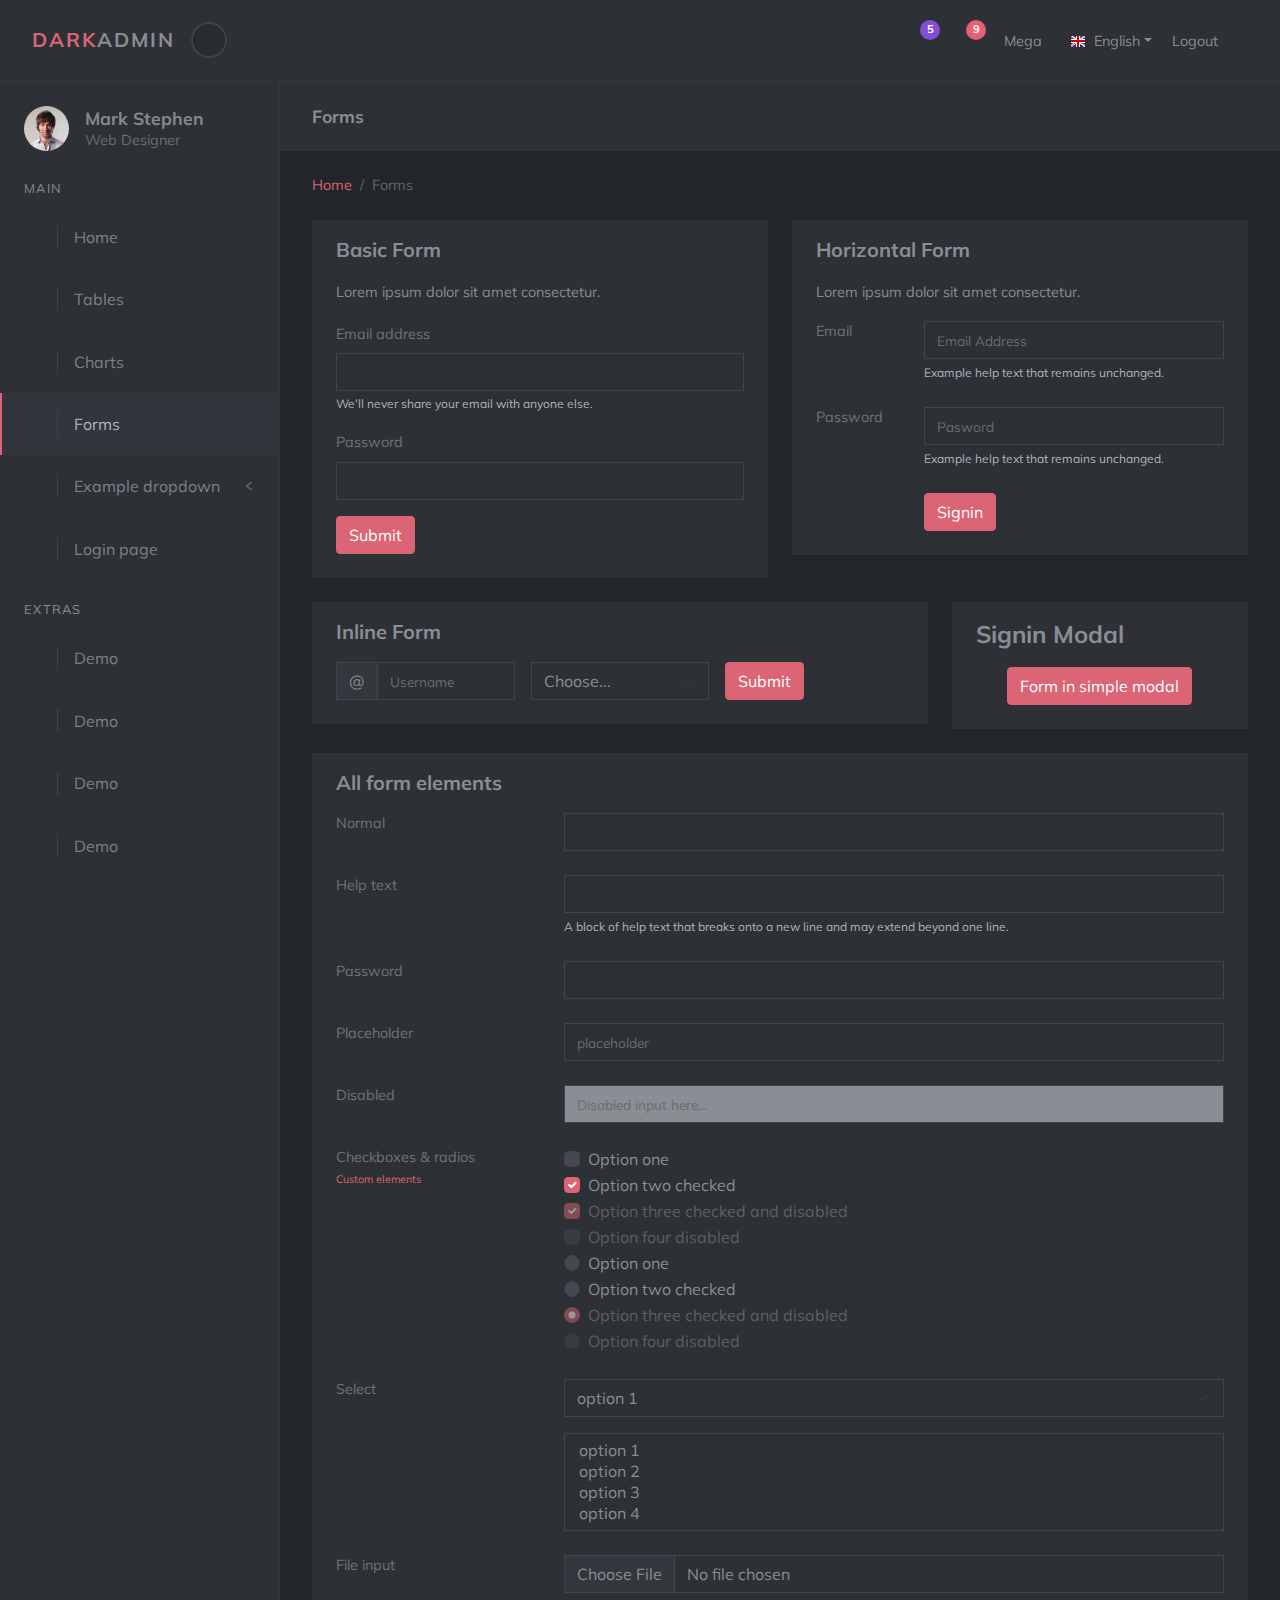
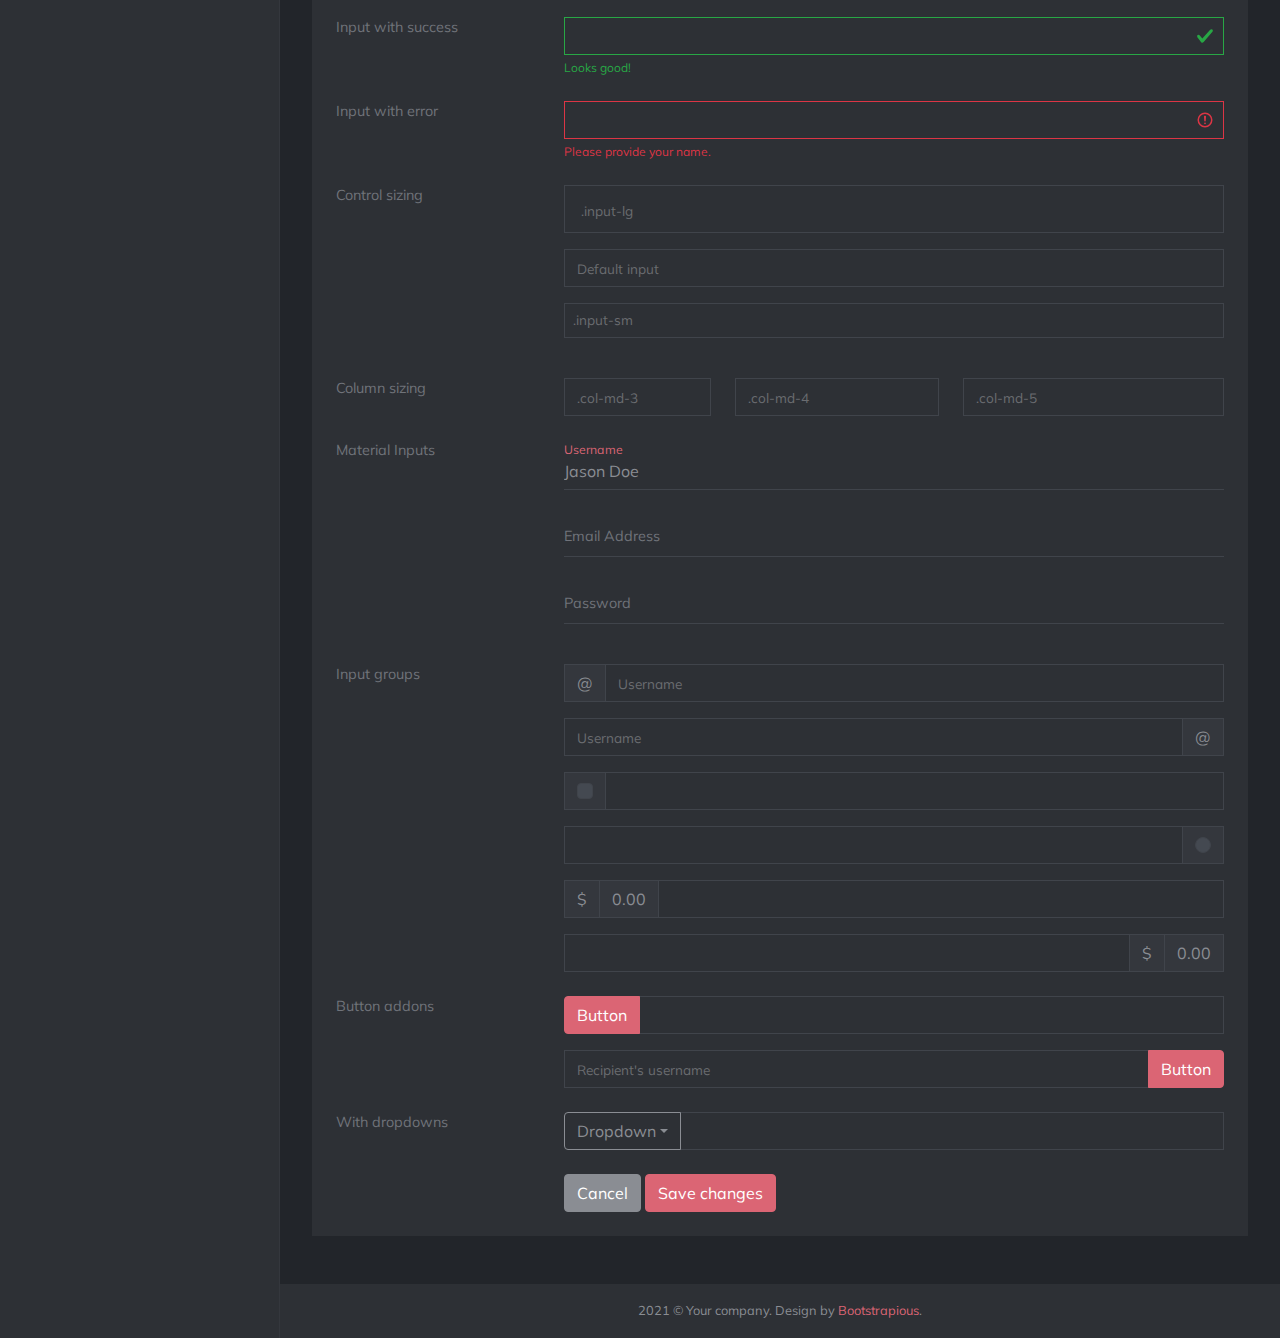
<file: client/forms.html>
<!DOCTYPE html>
<html>
  <head> 
    <meta charset="utf-8">
    <meta http-equiv="X-UA-Compatible" content="IE=edge">
    <title>Dark Admin by Bootstrapious.com</title>
    <meta name="description" content="">
    <meta name="viewport" content="width=device-width, initial-scale=1">
    <meta name="robots" content="all,follow">
    <!-- Choices.js-->
    <link rel="stylesheet" href="vendor/choices.js/public/assets/styles/choices.min.css">
    <!-- Google fonts - Muli-->
    <link rel="stylesheet" href="https://fonts.googleapis.com/css?family=Muli:300,400,700">
    <!-- theme stylesheet-->
    <link rel="stylesheet" href="css/style.default.css" id="theme-stylesheet">
    <!-- Custom stylesheet - for your changes-->
    <link rel="stylesheet" href="css/custom.css">
    <!-- Favicon-->
    <link rel="shortcut icon" href="img/favicon.ico">
    <!-- Tweaks for older IEs--><!--[if lt IE 9]>
        <script src="https://oss.maxcdn.com/html5shiv/3.7.3/html5shiv.min.js"></script>
        <script src="https://oss.maxcdn.com/respond/1.4.2/respond.min.js"></script><![endif]-->
  </head>
  <body>
    <header class="header">   
      <nav class="navbar navbar-expand-lg py-3 bg-dash-dark-2 border-bottom border-dash-dark-1 z-index-10">
        <div class="search-panel">
          <div class="search-inner d-flex align-items-center justify-content-center">
            <div class="close-btn d-flex align-items-center position-absolute top-0 end-0 me-4 mt-2 cursor-pointer"><span>Close </span>
                  <svg class="svg-icon svg-icon-md svg-icon-heavy text-gray-700 mt-1">
                    <use xlink:href="#close-1"> </use>
                  </svg>
            </div>
            <div class="row w-100">
              <div class="col-lg-8 mx-auto">
                <form class="px-4" id="searchForm" action="#">
                  <div class="input-group position-relative flex-column flex-lg-row flex-nowrap">
                    <input class="form-control shadow-0 bg-none px-0 w-100" type="search" name="search" placeholder="What are you searching for...">
                    <button class="btn btn-link text-gray-600 px-0 text-decoration-none fw-bold cursor-pointer text-center" type="submit">Search</button>
                  </div>
                </form>
              </div>
            </div>
          </div>
        </div>
        <div class="container-fluid d-flex align-items-center justify-content-between py-1">
          <div class="navbar-header d-flex align-items-center"><a class="navbar-brand text-uppercase text-reset" href="index.html">
              <div class="brand-text brand-big"><strong class="text-primary">Dark</strong><strong>Admin</strong></div>
              <div class="brand-text brand-sm"><strong class="text-primary">D</strong><strong>A</strong></div></a>
            <button class="sidebar-toggle">
                  <svg class="svg-icon svg-icon-sm svg-icon-heavy transform-none">
                    <use xlink:href="#arrow-left-1"> </use>
                  </svg>
            </button>
          </div>
          <ul class="list-inline mb-0">
            <li class="list-inline-item"><a class="search-open nav-link px-0" href="#">
                    <svg class="svg-icon svg-icon-xs svg-icon-heavy text-gray-700">
                      <use xlink:href="#find-1"> </use>
                    </svg></a></li>
            <!-- Messages dropdown -->
            <li class="list-inline-item dropdown px-lg-2"><a class="nav-link text-reset px-1 px-lg-0" id="navbarDropdownMenuLink1" href="#" data-bs-toggle="dropdown" aria-haspopup="true" aria-expanded="false">
                    <svg class="svg-icon svg-icon-xs svg-icon-heavy">
                      <use xlink:href="#envelope-1"> </use>
                    </svg><span class="badge bg-dash-color-1">5</span></a>
              <ul class="dropdown-menu dropdown-menu-end dropdown-menu-dark" aria-labelledby="navbarDropdownMenuLink1">
                <li><a class="dropdown-item d-flex align-items-center" href="#">
                    <div class="position-relative"><img class="avatar avatar-md" src="img/avatar-3.jpg" alt="Nadia Halsey">
                      <div class="availability-status bg-success"></div>
                    </div>
                    <div class="ms-3">   <strong class="d-block">Nadia Halsey</strong><span class="d-block text-xs">lorem ipsum dolor sit amit</span><small class="d-block">9:30am</small></div></a></li>
                <li><a class="dropdown-item d-flex align-items-center" href="#">
                    <div class="position-relative"><img class="avatar avatar-md" src="img/avatar-2.jpg" alt="Peter Ramsy">
                      <div class="availability-status bg-warning"></div>
                    </div>
                    <div class="ms-3">   <strong class="d-block">Nadia Halsey</strong><span class="d-block text-xs">lorem ipsum dolor sit amit</span><small class="d-block">9:30am</small></div></a></li>
                <li><a class="dropdown-item d-flex align-items-center" href="#">
                    <div class="position-relative"><img class="avatar avatar-md" src="img/avatar-1.jpg" alt="Sam Kaheil">
                      <div class="availability-status bg-danger"></div>
                    </div>
                    <div class="ms-3">   <strong class="d-block">Nadia Halsey</strong><span class="d-block text-xs">lorem ipsum dolor sit amit</span><small class="d-block">9:30am</small></div></a></li>
                <li><a class="dropdown-item d-flex align-items-center" href="#">
                    <div class="position-relative"><img class="avatar avatar-md" src="img/avatar-5.jpg" alt="Sara Wood">
                      <div class="availability-status bg-secondary"></div>
                    </div>
                    <div class="ms-3">   <strong class="d-block">Nadia Halsey</strong><span class="d-block text-xs">lorem ipsum dolor sit amit</span><small class="d-block">9:30am</small></div></a></li>
                <li><a class="dropdown-item text-center message" href="#"> <strong>See All Messages <i class="fas fa-angle-right ms-1"></i></strong></a></li>
              </ul>
            </li>
            <!-- Tasks dropdown                   -->
            <li class="list-inline-item dropdown px-lg-2"><a class="nav-link text-reset px-1 px-lg-0" id="navbarDropdownMenuLink2" href="#" data-bs-toggle="dropdown" aria-haspopup="true" aria-expanded="false">
                    <svg class="svg-icon svg-icon-xs svg-icon-heavy">
                      <use xlink:href="#paper-stack-1"> </use>
                    </svg><span class="badge bg-dash-color-3">9</span></a>
              <ul class="dropdown-menu dropdown-menu-end dropdown-menu-dark" aria-labelledby="navbarDropdownMenuLink2">
                <li><a class="dropdown-item" href="#">
                    <div class="d-flex justify-content-between mb-1"><strong>Task 1</strong><span>40% complete</span></div>
                    <div class="progress" style="height: 2px">
                      <div class="progress-bar bg-dash-color-1" role="progressbar" style="width: 40%" aria-valuenow="40" aria-valuemin="0" aria-valuemax="100"></div>
                    </div></a></li>
                <li><a class="dropdown-item" href="#">
                    <div class="d-flex justify-content-between mb-1"><strong>Task 2</strong><span>20% complete</span></div>
                    <div class="progress" style="height: 2px">
                      <div class="progress-bar bg-dash-color-2" role="progressbar" style="width: 20%" aria-valuenow="20" aria-valuemin="0" aria-valuemax="100"></div>
                    </div></a></li>
                <li><a class="dropdown-item" href="#">
                    <div class="d-flex justify-content-between mb-1"><strong>Task 3</strong><span>70% complete</span></div>
                    <div class="progress" style="height: 2px">
                      <div class="progress-bar bg-dash-color-3" role="progressbar" style="width: 70%" aria-valuenow="70" aria-valuemin="0" aria-valuemax="100"></div>
                    </div></a></li>
                <li><a class="dropdown-item" href="#">
                    <div class="d-flex justify-content-between mb-1"><strong>Task 4</strong><span>40% complete</span></div>
                    <div class="progress" style="height: 2px">
                      <div class="progress-bar bg-dash-color-4" role="progressbar" style="width: 40%" aria-valuenow="40" aria-valuemin="0" aria-valuemax="100"></div>
                    </div></a></li>
                <li><a class="dropdown-item" href="#">
                    <div class="d-flex justify-content-between mb-1"><strong>Task 5</strong><span>30% complete</span></div>
                    <div class="progress" style="height: 2px">
                      <div class="progress-bar bg-dash-color-1" role="progressbar" style="width: 30%" aria-valuenow="30" aria-valuemin="0" aria-valuemax="100"></div>
                    </div></a></li>
                <li>           <a class="dropdown-item text-center" href="#"> <strong>See All Tasks <i class="fas fa-angle-right ms-1"></i></strong></a></li>
              </ul>
            </li>
            <!-- Mega menu-->
            <li class="list-inline-item dropdown menu-large px-lg-2"><a class="nav-link text-sm text-reset px-1 px-lg-0" href="#" data-bs-toggle="dropdown">Mega <i class="fas fa-ellipsis-v ms-1"></i></a>
              <ul class="dropdown-menu megamenu dropdown-menu-dark p-4">
                <div class="row gy-3 mb-4">
                  <div class="col-lg-3">
                    <h6 class="mb-2 text-uppercase">Elements Heading</h6>
                    <ul class="list-unstyled text-gray-700">
                      <li class="py-1"><a class="inherit-link" href="#">Lorem ipsum dolor</a></li>
                      <li class="py-1"><a class="inherit-link" href="#">Sed ut perspiciatis</a></li>
                      <li class="py-1"><a class="inherit-link" href="#">Voluptatum deleniti</a></li>
                      <li class="py-1"><a class="inherit-link" href="#">At vero eos</a></li>
                      <li class="py-1"><a class="inherit-link" href="#">Consectetur adipiscing</a></li>
                      <li class="py-1"><a class="inherit-link" href="#">Duis aute irure</a></li>
                      <li class="py-1"><a class="inherit-link" href="#">Necessitatibus saepe</a></li>
                      <li class="py-1"><a class="inherit-link" href="#">Maiores alias</a></li>
                    </ul>
                  </div>
                  <div class="col-lg-3">
                    <h6 class="mb-2 text-uppercase">Elements Heading</h6>
                    <ul class="list-unstyled text-gray-700">
                      <li class="py-1"><a class="inherit-link" href="#">Lorem ipsum dolor</a></li>
                      <li class="py-1"><a class="inherit-link" href="#">Sed ut perspiciatis</a></li>
                      <li class="py-1"><a class="inherit-link" href="#">Voluptatum deleniti</a></li>
                      <li class="py-1"><a class="inherit-link" href="#">At vero eos</a></li>
                      <li class="py-1"><a class="inherit-link" href="#">Consectetur adipiscing</a></li>
                      <li class="py-1"><a class="inherit-link" href="#">Duis aute irure</a></li>
                      <li class="py-1"><a class="inherit-link" href="#">Necessitatibus saepe</a></li>
                      <li class="py-1"><a class="inherit-link" href="#">Maiores alias</a></li>
                    </ul>
                  </div>
                  <div class="col-lg-3">
                    <h6 class="mb-2 text-uppercase">Elements Heading</h6>
                    <ul class="list-unstyled text-gray-700">
                      <li class="py-1"><a class="inherit-link" href="#">Lorem ipsum dolor</a></li>
                      <li class="py-1"><a class="inherit-link" href="#">Sed ut perspiciatis</a></li>
                      <li class="py-1"><a class="inherit-link" href="#">Voluptatum deleniti</a></li>
                      <li class="py-1"><a class="inherit-link" href="#">At vero eos</a></li>
                      <li class="py-1"><a class="inherit-link" href="#">Consectetur adipiscing</a></li>
                      <li class="py-1"><a class="inherit-link" href="#">Duis aute irure</a></li>
                      <li class="py-1"><a class="inherit-link" href="#">Necessitatibus saepe</a></li>
                      <li class="py-1"><a class="inherit-link" href="#">Maiores alias</a></li>
                    </ul>
                  </div>
                  <div class="col-lg-3">
                    <h6 class="mb-2 text-uppercase">Elements Heading</h6>
                    <ul class="list-unstyled text-gray-700">
                      <li class="py-1"><a class="inherit-link" href="#">Lorem ipsum dolor</a></li>
                      <li class="py-1"><a class="inherit-link" href="#">Sed ut perspiciatis</a></li>
                      <li class="py-1"><a class="inherit-link" href="#">Voluptatum deleniti</a></li>
                      <li class="py-1"><a class="inherit-link" href="#">At vero eos</a></li>
                      <li class="py-1"><a class="inherit-link" href="#">Consectetur adipiscing</a></li>
                      <li class="py-1"><a class="inherit-link" href="#">Duis aute irure</a></li>
                      <li class="py-1"><a class="inherit-link" href="#">Necessitatibus saepe</a></li>
                      <li class="py-1"><a class="inherit-link" href="#">Maiores alias</a></li>
                    </ul>
                  </div>
                </div>
                <div class="row text-center gy-3">
                  <div class="col-lg-2 col-md-4"><a class="d-block p-4 text-white bg-dash-color-1" href="#">
                          <svg class="svg-icon svg-icon-sm sv-icon-heavy text-white">
                            <use xlink:href="#time-1"> </use>
                          </svg>
                      <p class="text-sm d mb-0">Demo 1</p></a></div>
                  <div class="col-lg-2 col-md-4"><a class="d-block p-4 text-white bg-dash-color-2" href="#">
                          <svg class="svg-icon svg-icon-sm sv-icon-heavy text-white">
                            <use xlink:href="#time-1"> </use>
                          </svg>
                      <p class="text-sm d mb-0">Demo 2</p></a></div>
                  <div class="col-lg-2 col-md-4"><a class="d-block p-4 text-white bg-dash-color-3" href="#">
                          <svg class="svg-icon svg-icon-sm sv-icon-heavy text-white">
                            <use xlink:href="#time-1"> </use>
                          </svg>
                      <p class="text-sm d mb-0">Demo 3</p></a></div>
                  <div class="col-lg-2 col-md-4"><a class="d-block p-4 text-white bg-dash-color-4" href="#">
                          <svg class="svg-icon svg-icon-sm sv-icon-heavy text-white">
                            <use xlink:href="#time-1"> </use>
                          </svg>
                      <p class="text-sm d mb-0">Demo 4</p></a></div>
                  <div class="col-lg-2 col-md-4"><a class="d-block p-4 text-white bg-danger" href="#">
                          <svg class="svg-icon svg-icon-sm sv-icon-heavy text-white">
                            <use xlink:href="#time-1"> </use>
                          </svg>
                      <p class="text-sm d mb-0">Demo 5</p></a></div>
                  <div class="col-lg-2 col-md-4"><a class="d-block p-4 text-white bg-info" href="#">
                          <svg class="svg-icon svg-icon-sm sv-icon-heavy text-white">
                            <use xlink:href="#time-1"> </use>
                          </svg>
                      <p class="text-sm d mb-0">Demo 6</p></a></div>
                </div>
              </ul>
            </li>
            <!-- Languages dropdown    -->
            <li class="list-inline-item dropdown"><a class="nav-link dropdown-toggle text-sm text-reset px-1 px-lg-0" id="languages" rel="nofollow" data-bs-target="#" href="#" data-bs-toggle="dropdown" aria-haspopup="true" aria-expanded="false"><img src="img/flags/16/GB.png" alt="English"><span class="d-none d-sm-inline-block ms-2">English</span></a>
              <ul class="dropdown-menu dropdown-menu-end mt-sm-3 dropdown-menu-dark" aria-labelledby="languages">
                <li><a class="dropdown-item" rel="nofollow" href="#"> <img class="me-2" src="img/flags/16/DE.png" alt="English"><span>German</span></a></li>
                <li><a class="dropdown-item" rel="nofollow" href="#"> <img class="me-2" src="img/flags/16/FR.png" alt="English"><span>French                   </span></a></li>
              </ul>
            </li>
            <li class="list-inline-item logout px-lg-2">                 <a class="nav-link text-sm text-reset px-1 px-lg-0" id="logout" href="login.html"> <span class="d-none d-sm-inline-block">Logout </span>
                    <svg class="svg-icon svg-icon-xs svg-icon-heavy">
                      <use xlink:href="#disable-1"> </use>
                    </svg></a></li>
          </ul>
        </div>
      </nav>
    </header>
    <div class="d-flex align-items-stretch">
      <!-- Sidebar Navigation-->
      <nav id="sidebar">
        <!-- Sidebar Header-->
        <div class="sidebar-header d-flex align-items-center p-4"><img class="avatar shadow-0 img-fluid rounded-circle" src="img/avatar-6.jpg" alt="...">
          <div class="ms-3 title">
            <h1 class="h5 mb-1">Mark Stephen</h1>
            <p class="text-sm text-gray-700 mb-0 lh-1">Web Designer</p>
          </div>
        </div><span class="text-uppercase text-gray-600 text-xs mx-3 px-2 heading mb-2">Main</span>
        <ul class="list-unstyled">
              <li class="sidebar-item"><a class="sidebar-link" href="index.html"> 
                      <svg class="svg-icon svg-icon-sm svg-icon-heavy">
                        <use xlink:href="#real-estate-1"> </use>
                      </svg><span>Home </span></a></li>
              <li class="sidebar-item"><a class="sidebar-link" href="tables.html"> 
                      <svg class="svg-icon svg-icon-sm svg-icon-heavy">
                        <use xlink:href="#portfolio-grid-1"> </use>
                      </svg><span>Tables </span></a></li>
              <li class="sidebar-item"><a class="sidebar-link" href="charts.html"> 
                      <svg class="svg-icon svg-icon-sm svg-icon-heavy">
                        <use xlink:href="#sales-up-1"> </use>
                      </svg><span>Charts </span></a></li>
              <li class="sidebar-item active"><a class="sidebar-link" href="forms.html"> 
                      <svg class="svg-icon svg-icon-sm svg-icon-heavy">
                        <use xlink:href="#survey-1"> </use>
                      </svg><span>Forms </span></a></li>
              <li class="sidebar-item"><a class="sidebar-link" href="#exampledropdownDropdown" data-bs-toggle="collapse"> 
                      <svg class="svg-icon svg-icon-sm svg-icon-heavy">
                        <use xlink:href="#browser-window-1"> </use>
                      </svg><span>Example dropdown </span></a>
                <ul class="collapse list-unstyled " id="exampledropdownDropdown">
                  <li><a class="sidebar-link" href="#">Page</a></li>
                  <li><a class="sidebar-link" href="#">Page</a></li>
                  <li><a class="sidebar-link" href="#">Page</a></li>
                </ul>
              </li>
              <li class="sidebar-item"><a class="sidebar-link" href="login.html"> 
                      <svg class="svg-icon svg-icon-sm svg-icon-heavy">
                        <use xlink:href="#disable-1"> </use>
                      </svg><span>Login page </span></a></li>
        </ul><span class="text-uppercase text-gray-600 text-xs mx-3 px-2 heading mb-2">Extras</span>
        <ul class="list-unstyled">
              <li class="sidebar-item"><a class="sidebar-link" href="#"> 
                      <svg class="svg-icon svg-icon-sm svg-icon-heavy">
                        <use xlink:href="#imac-screen-1"> </use>
                      </svg><span>Demo </span></a></li>
              <li class="sidebar-item"><a class="sidebar-link" href="#"> 
                      <svg class="svg-icon svg-icon-sm svg-icon-heavy">
                        <use xlink:href="#chart-1"> </use>
                      </svg><span>Demo </span></a></li>
              <li class="sidebar-item"><a class="sidebar-link" href="#"> 
                      <svg class="svg-icon svg-icon-sm svg-icon-heavy">
                        <use xlink:href="#quality-1"> </use>
                      </svg><span>Demo </span></a></li>
              <li class="sidebar-item"><a class="sidebar-link" href="#"> 
                      <svg class="svg-icon svg-icon-sm svg-icon-heavy">
                        <use xlink:href="#security-shield-1"> </use>
                      </svg><span>Demo </span></a></li>
        </ul>
      </nav>
      <div class="page-content form-page">
            <!-- Page Header-->
            <div class="bg-dash-dark-2 py-4">
              <div class="container-fluid">
                <h2 class="h5 mb-0">Forms</h2>
              </div>
            </div>
            <!-- Breadcrumb-->
            <div class="container-fluid py-2">
              <nav aria-label="breadcrumb">
                <ol class="breadcrumb mb-0 py-3 px-0">
                  <li class="breadcrumb-item"><a href="index.html">Home</a></li>
                  <li class="breadcrumb-item active" aria-current="page">Forms</li>
                </ol>
              </nav>
            </div>
        <!-- Forms Section-->
        <section class="pt-0"> 
          <div class="container-fluid">
            <div class="row gy-4">
              <!-- Basic Form-->
              <div class="col-lg-6">
                <div class="card">
                  <div class="card-header">
                    <h3 class="h4 mb-0">Basic Form</h3>
                  </div>
                  <div class="card-body pt-0">
                    <p class="text-sm">Lorem ipsum dolor sit amet consectetur.</p>
                    <form>
                      <div class="mb-3">
                        <label class="form-label" for="exampleInputEmail1">Email address</label>
                        <input class="form-control" id="exampleInputEmail1" type="email" aria-describedby="emailHelp">
                        <div class="form-text" id="emailHelp">We'll never share your email with anyone else.</div>
                      </div>
                      <div class="mb-3">
                        <label class="form-label" for="exampleInputPassword1">Password</label>
                        <input class="form-control" id="exampleInputPassword1" type="password">
                      </div>
                      <button class="btn btn-primary" type="submit">Submit</button>
                    </form>
                  </div>
                </div>
              </div>
              <!-- Horizontal Form-->
              <div class="col-lg-6">
                <div class="card">
                  <div class="card-header">
                    <h3 class="h4 mb-0">Horizontal Form</h3>
                  </div>
                  <div class="card-body pt-0">
                    <p class="text-sm">Lorem ipsum dolor sit amet consectetur.</p>
                    <form class="form-horizontal">
                      <div class="row gy-2 mb-4">
                        <label class="col-sm-3 form-label" for="inputHorizontalElOne">Email</label>
                        <div class="col-sm-9">
                          <input class="form-control" id="inputHorizontalElOne" type="email" placeholder="Email Address"><small class="form-text">Example help text that remains unchanged.</small>
                        </div>
                      </div>
                      <div class="row gy-2 mb-4">
                        <label class="col-sm-3 form-label" for="inputHorizontalElTwo">Password</label>
                        <div class="col-sm-9">
                          <input class="form-control" id="inputHorizontalElTwo" type="password" placeholder="Pasword"><small class="form-text">Example help text that remains unchanged.</small>
                        </div>
                      </div>
                      <div class="row">
                        <div class="col-sm-9 ms-auto">
                          <input class="btn btn-primary" type="submit" value="Signin">
                        </div>
                      </div>
                    </form>
                  </div>
                </div>
              </div>
              <!-- Inline Form-->
              <div class="col-lg-8">                           
                <div class="card">
                  <div class="card-header">
                    <h3 class="h4 mb-0">Inline Form</h3>
                  </div>
                  <div class="card-body pt-0">
                    <form class="row g-3 align-items-center">
                      <div class="col-lg">
                        <label class="visually-hidden" for="inlineFormInputGroupUsername">Username</label>
                        <div class="input-group">
                          <div class="input-group-text">@</div>
                          <input class="form-control" id="inlineFormInputGroupUsername" type="text" placeholder="Username">
                        </div>
                      </div>
                      <div class="col-lg">
                        <label class="visually-hidden" for="inlineFormSelectPref">Preference</label>
                        <select class="form-select" id="inlineFormSelectPref">
                          <option selected>Choose...</option>
                          <option value="1">One</option>
                          <option value="2">Two</option>
                          <option value="3">Three</option>
                        </select>
                      </div>
                      <div class="col-lg">
                        <button class="btn btn-primary" type="submit">Submit</button>
                      </div>
                    </form>
                  </div>
                </div>
              </div>
              <!-- Modal Form-->
              <div class="col-lg-4">
                <div class="card">
                  <div class="card-header">
                    <h3 class="mb-0">Signin Modal</h3>
                  </div>
                  <div class="card-body pt-0 text-center">
                    <button class="btn btn-primary" type="button" data-bs-toggle="modal" data-bs-target="#myModal">Form in simple modal </button>
                    <!-- Modal-->
                    <div class="modal fade text-start" id="myModal" tabindex="-1" aria-labelledby="myModalLabel" aria-hidden="true">
                      <div class="modal-dialog">
                        <div class="modal-content">
                          <div class="modal-header">
                            <h5 class="modal-title" id="myModalLabel">Signin Modal</h5>
                            <button class="btn-close btn-close-white" type="button" data-bs-dismiss="modal" aria-label="Close"></button>
                          </div>
                          <div class="modal-body">
                            <p>Lorem ipsum dolor sit amet consectetur.</p>
                            <form>
                              <div class="mb-3">
                                <label class="form-label" for="modalInputEmail1">Email address</label>
                                <input class="form-control" id="modalInputEmail1" type="email" aria-describedby="emailHelp">
                                <div class="form-text" id="emailHelp">We'll never share your email with anyone else.</div>
                              </div>
                              <div class="mb-3">
                                <label class="form-label" for="modalInputPassword1">Password</label>
                                <input class="form-control" id="modalInputPassword1" type="password">
                              </div>
                            </form>
                          </div>
                          <div class="modal-footer">
                            <button class="btn btn-secondary" type="button" data-bs-dismiss="modal">Close</button>
                            <button class="btn btn-primary" type="button">Save changes</button>
                          </div>
                        </div>
                      </div>
                    </div>
                  </div>
                </div>
              </div>
              <!-- Form Elements -->
              <div class="col-lg-12">
                <div class="card">
                  <div class="card-header">
                    <h3 class="h4 mb-0">All form elements</h3>
                  </div>
                  <div class="card-body pt-0">
                    <form class="form-horizontal">
                      <div class="row">
                        <label class="col-sm-3 form-label">Normal</label>
                        <div class="col-sm-9">
                          <input class="form-control" type="text">
                        </div>
                      </div>
                      <div class="my-4"></div>
                      <div class="row">
                        <label class="col-sm-3 form-label">Help text</label>
                        <div class="col-sm-9">
                          <input class="form-control" type="text"><small class="form-text">A block of help text that breaks onto a new line and may extend beyond one line.</small>
                        </div>
                      </div>
                      <div class="my-4"></div>
                      <div class="row">
                        <label class="col-sm-3 form-label">Password</label>
                        <div class="col-sm-9">
                          <input class="form-control" type="password" name="password">
                        </div>
                      </div>
                      <div class="my-4"></div>
                      <div class="row">
                        <label class="col-sm-3 form-label">Placeholder</label>
                        <div class="col-sm-9">
                          <input class="form-control" type="text" placeholder="placeholder">
                        </div>
                      </div>
                      <div class="my-4"></div>
                      <div class="row">
                        <label class="col-sm-3 form-label">Disabled</label>
                        <div class="col-sm-9">
                          <input class="form-control" type="text" disabled="" placeholder="Disabled input here...">
                        </div>
                      </div>
                      <div class="my-4"></div>
                      <div class="row">
                        <label class="col-sm-3 form-label">Checkboxes &amp; radios <br><small class="text-primary">Custom elements</small></label>
                        <div class="col-sm-9">
                          <div class="form-check">
                            <input class="form-check-input" id="defaultCheck0" type="checkbox">
                            <label class="form-check-label" for="defaultCheck0">Option one</label>
                          </div>
                          <div class="form-check">
                            <input class="form-check-input" id="defaultCheck1" type="checkbox" checked>
                            <label class="form-check-label" for="defaultCheck1">Option two checked</label>
                          </div>
                          <div class="form-check">
                            <input class="form-check-input" id="defaultCheck2" type="checkbox" checked disabled>
                            <label class="form-check-label" for="defaultCheck2">Option three checked and disabled</label>
                          </div>
                          <div class="form-check">
                            <input class="form-check-input" id="defaultCheck3" type="checkbox" disabled>
                            <label class="form-check-label" for="defaultCheck3">Option four disabled</label>
                          </div>
                          <div class="form-check">
                            <input class="form-check-input" id="defaultRadio0" type="radio" name="exampleRadios">
                            <label class="form-check-label" for="defaultRadio0">Option one</label>
                          </div>
                          <div class="form-check">
                            <input class="form-check-input" id="defaultRadio1" type="radio" name="exampleRadios" checked>
                            <label class="form-check-label" for="defaultRadio1">Option two checked</label>
                          </div>
                          <div class="form-check">
                            <input class="form-check-input" id="defaultRadio2" type="radio" name="exampleRadios" checked disabled>
                            <label class="form-check-label" for="defaultRadio2">Option three checked and disabled</label>
                          </div>
                          <div class="form-check">
                            <input class="form-check-input" id="defaultRadio3" type="radio" name="exampleRadios" disabled>
                            <label class="form-check-label" for="defaultRadio3">Option four disabled</label>
                          </div>
                        </div>
                      </div>
                      <div class="my-4"></div>
                      <div class="row">
                        <label class="col-sm-3 form-label">Select</label>
                        <div class="col-sm-9">
                          <select class="form-select mb-3" name="account">
                            <option>option 1</option>
                            <option>option 2</option>
                            <option>option 3</option>
                            <option>option 4</option>
                          </select>
                        </div>
                        <div class="col-sm-9 offset-sm-3">
                          <select class="form-select" multiple="">
                            <option>option 1</option>
                            <option>option 2</option>
                            <option>option 3</option>
                            <option>option 4</option>
                          </select>
                        </div>
                      </div>
                      <div class="my-4"></div>
                      <div class="row">
                        <label class="col-sm-3 form-label" for="formFile">File input</label>
                        <div class="col-sm-9">
                          <input class="form-control" id="formFile" type="file">
                        </div>
                      </div>
                      <div class="my-4"></div>
                      <div class="row">
                        <label class="col-sm-3 form-label">Input with success</label>
                        <div class="col-sm-9">
                          <input class="form-control is-valid" type="text">
                          <div class="valid-feedback">Looks good!</div>
                        </div>
                      </div>
                      <div class="my-4"></div>
                      <div class="row">
                        <label class="col-sm-3 form-label">Input with error</label>
                        <div class="col-sm-9">
                          <input class="form-control is-invalid" type="text">
                          <div class="invalid-feedback">Please provide your name.</div>
                        </div>
                      </div>
                      <div class="my-4"></div>
                      <div class="row">
                        <label class="col-sm-3 form-label">Control sizing</label>
                        <div class="col-sm-9">
                          <input class="form-control form-control-lg mb-3" type="text" placeholder=".input-lg">
                          <input class="form-control mb-3" type="text" placeholder="Default input">
                          <input class="form-control form-control-sm mb-3" type="text" placeholder=".input-sm">
                        </div>
                      </div>
                      <div class="my-4"></div>
                      <div class="row">
                        <label class="col-sm-3 form-label">Column sizing</label>
                        <div class="col-sm-9">
                          <div class="row">
                            <div class="col-md-3">
                              <input class="form-control" type="text" placeholder=".col-md-3">
                            </div>
                            <div class="col-md-4">
                              <input class="form-control" type="text" placeholder=".col-md-4">
                            </div>
                            <div class="col-md-5">
                              <input class="form-control" type="text" placeholder=".col-md-5">
                            </div>
                          </div>
                        </div>
                      </div>
                      <div class="my-4"> </div>
                      <div class="row">
                        <label class="col-sm-3 form-label">Material Inputs</label>
                        <div class="col-sm-9">
                          <div class="input-material-group mb-3">
                            <input class="input-material" id="register-username" type="text" name="registerUsername" required value="Jason Doe">
                            <label class="label-material" for="register-username">Username</label>
                          </div>
                          <div class="input-material-group mb-3">
                            <input class="input-material" id="register-email" type="email" name="registerEmail" required>
                            <label class="label-material" for="register-email">Email Address      </label>
                          </div>
                          <div class="input-material-group mb-3">
                            <input class="input-material" id="register-password" type="password" name="registerPassword" required>
                            <label class="label-material" for="register-password">Password     </label>
                          </div>
                        </div>
                      </div>
                      <div class="my-4"></div>
                      <div class="row">
                        <label class="col-sm-3 form-label">Input groups</label>
                        <div class="col-sm-9">
                          <div class="input-group mb-3"><span class="input-group-text" id="basic-addon1">@</span>
                            <input class="form-control" type="text" placeholder="Username" aria-label="Username" aria-describedby="basic-addon1">
                          </div>
                          <div class="input-group mb-3">
                            <input class="form-control" type="text" placeholder="Username" aria-label="Username" aria-describedby="basic-addon2"><span class="input-group-text" id="basic-addon2">@</span>
                          </div>
                          <div class="input-group mb-3">
                            <div class="input-group-text">
                              <input class="form-check-input mt-0" type="checkbox" aria-label="Checkbox for following text input">
                            </div>
                            <input class="form-control" type="text" aria-label="Text input with checkbox">
                          </div>
                          <div class="input-group mb-3">
                            <input class="form-control" type="text" aria-label="Text input with radio button">
                            <div class="input-group-text">
                              <input class="form-check-input mt-0" type="radio" aria-label="Radio button for following text input">
                            </div>
                          </div>
                          <div class="input-group mb-3"><span class="input-group-text">$</span><span class="input-group-text">0.00</span>
                            <input class="form-control" type="text" aria-label="Dollar amount (with dot and two decimal places)">
                          </div>
                          <div class="input-group">
                            <input class="form-control" type="text" aria-label="Dollar amount (with dot and two decimal places)"><span class="input-group-text">$</span><span class="input-group-text">0.00</span>
                          </div>
                        </div>
                      </div>
                      <div class="my-4"></div>
                      <div class="row">
                        <label class="col-sm-3 form-label">Button addons</label>
                        <div class="col-sm-9">
                          <div class="input-group mb-3">
                            <button class="btn btn-primary" id="button-addon1" type="button">Button</button>
                            <input class="form-control" type="text" placeholder aria-label="Example text with button addon" aria-describedby="button-addon1">
                          </div>
                          <div class="input-group">
                            <input class="form-control" type="text" placeholder="Recipient's username" aria-label="Recipient's username" aria-describedby="button-addon2">
                            <button class="btn btn-primary" id="button-addon2" type="button">Button</button>
                          </div>
                        </div>
                      </div>
                      <div class="my-4"></div>
                      <div class="row">
                        <label class="col-sm-3 form-label">With dropdowns</label>
                        <div class="col-sm-9">
                          <div class="input-group">
                            <button class="btn btn-outline-secondary dropdown-toggle" type="button" data-bs-toggle="dropdown" aria-expanded="false">Dropdown</button>
                            <ul class="dropdown-menu dropdown-menu-dark shadow-sm">
                              <li><a class="dropdown-item" href="#">Action</a></li>
                              <li><a class="dropdown-item" href="#">Another action</a></li>
                              <li><a class="dropdown-item" href="#">Something else here</a></li>
                              <li><a class="dropdown-item" href="#">Separated link</a></li>
                            </ul>
                            <input class="form-control" type="text" aria-label="Text input with dropdown button">
                          </div>
                        </div>
                      </div>
                      <div class="my-4"></div>
                      <div class="row">
                        <div class="col-sm-9 ms-auto">
                          <button class="btn btn-secondary" type="reset">Cancel</button>
                          <button class="btn btn-primary" type="submit">Save changes</button>
                        </div>
                      </div>
                    </form>
                  </div>
                </div>
              </div>
            </div>
          </div>
          <!-- Page Footer-->
          <footer class="position-absolute bottom-0 bg-dash-dark-2 text-white text-center py-3 w-100 text-xs" id="footer">
            <div class="container-fluid text-center">
              <!-- Please do not remove the backlink to us unless you support us at https://bootstrapious.com/donate. It is part of the license conditions. Thank you for understanding :)-->
              <p class="mb-0 text-dash-gray">2021 &copy; Your company. Design by <a href="https://bootstrapious.com">Bootstrapious</a>.</p>
            </div>
          </footer>
        </section>
      </div>
    </div>
    <!-- JavaScript files-->
    <script src="vendor/bootstrap/js/bootstrap.bundle.min.js"></script>
    <script src="vendor/just-validate/js/just-validate.min.js"></script>
    <script src="vendor/chart.js/Chart.min.js"></script>
    <script src="vendor/choices.js/public/assets/scripts/choices.min.js"></script>
    <!-- Main File-->
    <script src="js/front.js"></script>
    <script>
      // ------------------------------------------------------- //
      //   Inject SVG Sprite - 
      //   see more here 
      //   https://css-tricks.com/ajaxing-svg-sprite/
      // ------------------------------------------------------ //
      function injectSvgSprite(path) {
      
          var ajax = new XMLHttpRequest();
          ajax.open("GET", path, true);
          ajax.send();
          ajax.onload = function(e) {
          var div = document.createElement("div");
          div.className = 'd-none';
          div.innerHTML = ajax.responseText;
          document.body.insertBefore(div, document.body.childNodes[0]);
          }
      }
      // this is set to BootstrapTemple website as you cannot 
      // inject local SVG sprite (using only 'icons/orion-svg-sprite.svg' path)
      // while using file:// protocol
      // pls don't forget to change to your domain :)
      injectSvgSprite('https://bootstraptemple.com/files/icons/orion-svg-sprite.svg'); 
      
      
    </script>
    <!-- FontAwesome CSS - loading as last, so it doesn't block rendering-->
    <link rel="stylesheet" href="https://use.fontawesome.com/releases/v5.7.1/css/all.css" integrity="sha384-fnmOCqbTlWIlj8LyTjo7mOUStjsKC4pOpQbqyi7RrhN7udi9RwhKkMHpvLbHG9Sr" crossorigin="anonymous">
  </body>
</html>
</file>
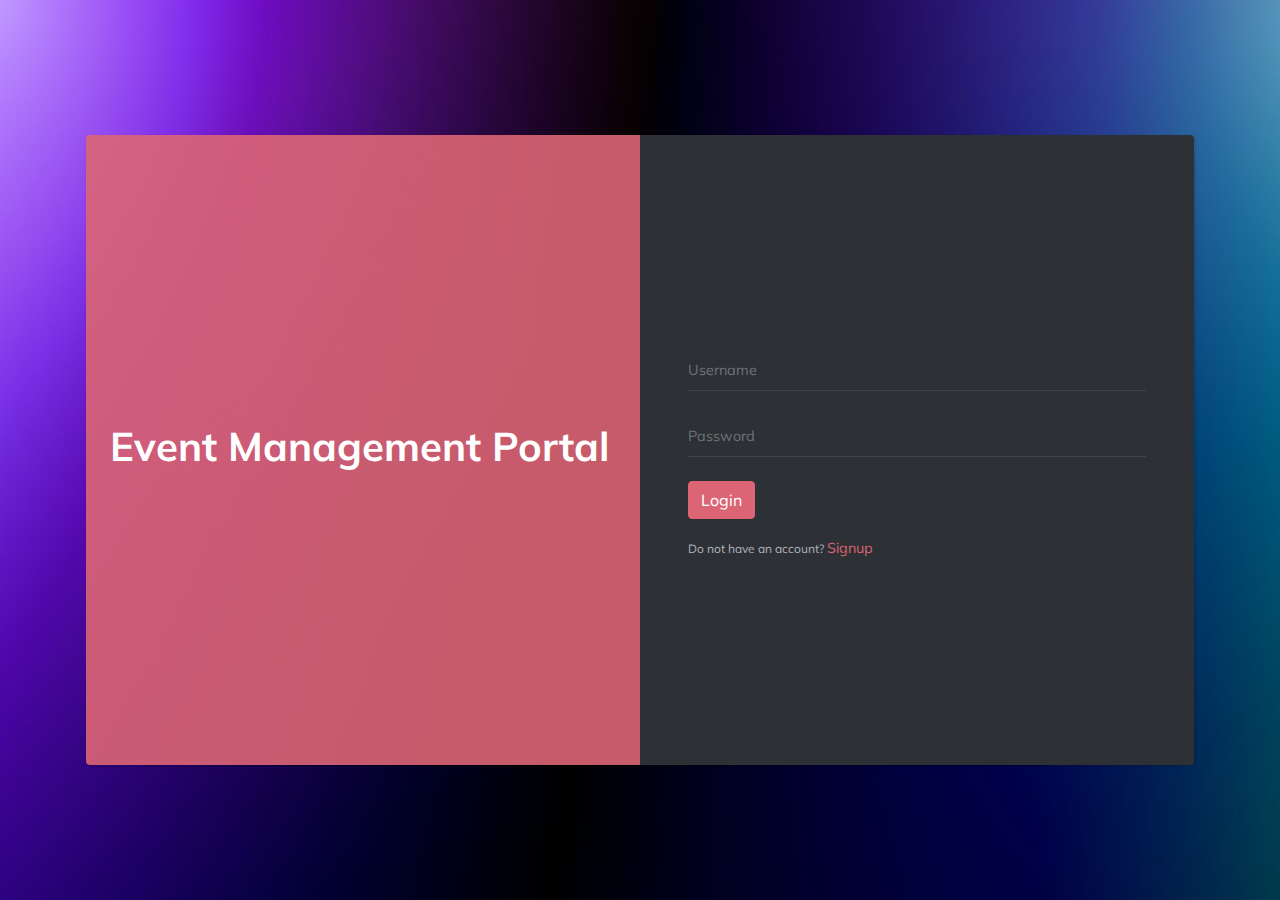
<file: client/login.html>
<!DOCTYPE html>
<html>
  <head>
    <meta charset="utf-8">
    <meta http-equiv="X-UA-Compatible" content="IE=edge">
    <title>Dark Admin by Bootstrapious.com</title>
    <meta name="description" content="">
    <meta name="viewport" content="width=device-width, initial-scale=1">
    <meta name="robots" content="all,follow">
    <!-- Choices.js-->
    <link rel="stylesheet" href="vendor/choices.js/public/assets/styles/choices.min.css">
    <!-- Google fonts - Muli-->
    <link rel="stylesheet" href="https://fonts.googleapis.com/css?family=Muli:300,400,700">
    <!-- theme stylesheet-->
    <link rel="stylesheet" href="css/style.default.css" id="theme-stylesheet">
    <!-- Custom stylesheet - for your changes-->
    <link rel="stylesheet" href="css/custom.css">
    <!-- Favicon-->
    <link rel="shortcut icon" href="img/favicon.ico">
    <!-- Tweaks for older IEs--><!--[if lt IE 9]>
        <script src="https://oss.maxcdn.com/html5shiv/3.7.3/html5shiv.min.js"></script>
        <script src="https://oss.maxcdn.com/respond/1.4.2/respond.min.js"></script><![endif]-->
  </head>
  <body>
    <div class="login-page">
      <div class="container d-flex align-items-center position-relative py-5">
        <div class="card shadow-sm w-100 rounded overflow-hidden bg-none">
          <div class="card-body p-0">
            <div class="row gx-0 align-items-stretch">
              <!-- Logo & Information Panel-->
              <div class="col-lg-6">
                <div class="info d-flex justify-content-center flex-column p-4 h-100">
                  <div class="py-5">
                    <h1 class="display-6 fw-bold">Event Management Portal</h1>
                  </div>
                </div>
              </div>
              <!-- Form Panel    -->
              <div class="col-lg-6 bg-white">
                <div class="d-flex align-items-center px-4 px-lg-5 h-100 bg-dash-dark-2">
                  <form class="login-form py-5 w-100" id="login-form">
                    <div class="input-material-group mb-3">
                      <input class="input-material" id="username" type="text" name="username" autocomplete="off" required data-validate-field="username">
                      <label class="label-material" for="username">Username</label>
                    </div>
                    <div class="input-material-group mb-4">
                      <input class="input-material" id="password" type="password" name="password" required data-validate-field="password">
                      <label class="label-material" for="password">Password</label>
                    </div>
                    <button class="btn btn-primary mb-3" id="login" type="submit">Login</button><br><small class="text-gray-500">Do not have an account? </small><a class="text-sm text-paleBlue" href="register.html">Signup</a>
                  </form>
                </div>
              </div>
            </div>
          </div>
        </div>
      </div>
    </div>
    <!-- JavaScript files-->
    <script src="vendor/bootstrap/js/bootstrap.bundle.min.js"></script>
    <script src="vendor/just-validate/js/just-validate.min.js"></script>
    <script src="vendor/chart.js/Chart.min.js"></script>
    <script src="vendor/choices.js/public/assets/scripts/choices.min.js"></script>
    <!-- Main File-->
    <script src="js/front.js"></script>
    <script src="js/login.js"></script>
    <script>
      // ------------------------------------------------------- //
      //   Inject SVG Sprite - 
      //   see more here 
      //   https://css-tricks.com/ajaxing-svg-sprite/
      // ------------------------------------------------------ //
      function injectSvgSprite(path) {
      
          var ajax = new XMLHttpRequest();
          ajax.open("GET", path, true);
          ajax.send();
          ajax.onload = function(e) {
          var div = document.createElement("div");
          div.className = 'd-none';
          div.innerHTML = ajax.responseText;
          document.body.insertBefore(div, document.body.childNodes[0]);
          }
      }
      // this is set to BootstrapTemple website as you cannot 
      // inject local SVG sprite (using only 'icons/orion-svg-sprite.svg' path)
      // while using file:// protocol
      // pls don't forget to change to your domain :)
      injectSvgSprite('https://bootstraptemple.com/files/icons/orion-svg-sprite.svg'); 
      
      
    </script>
    <!-- FontAwesome CSS - loading as last, so it doesn't block rendering-->
    <link rel="stylesheet" href="https://use.fontawesome.com/releases/v5.7.1/css/all.css" integrity="sha384-fnmOCqbTlWIlj8LyTjo7mOUStjsKC4pOpQbqyi7RrhN7udi9RwhKkMHpvLbHG9Sr" crossorigin="anonymous">
  </body>
</html>
</file>
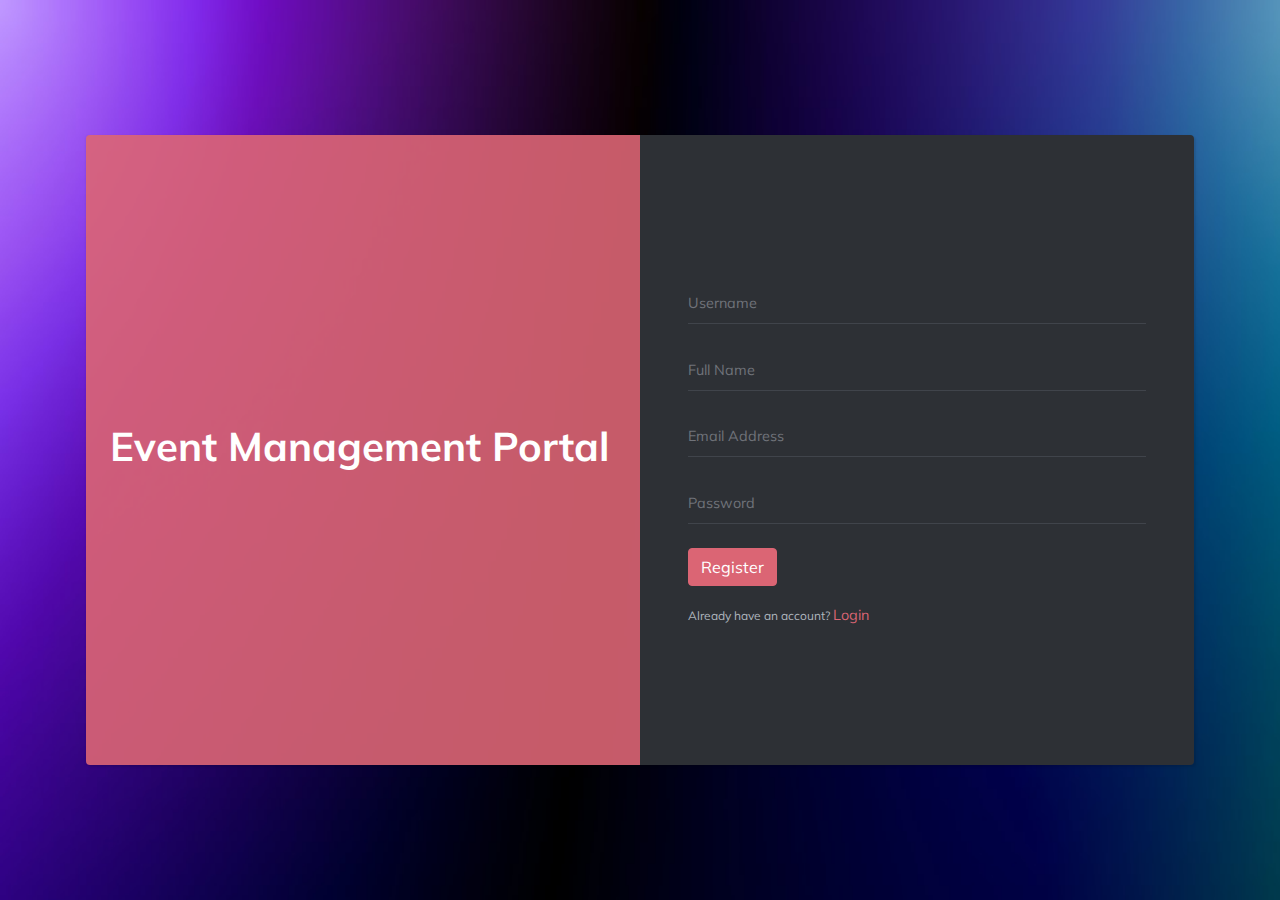
<file: client/register.html>
<!DOCTYPE html>
<html>
  <head>
    <meta charset="utf-8">
    <meta http-equiv="X-UA-Compatible" content="IE=edge">
    <title>Dark Admin by Bootstrapious.com</title>
    <meta name="description" content="">
    <meta name="viewport" content="width=device-width, initial-scale=1">
    <meta name="robots" content="all,follow">
    <!-- Choices.js-->
    <link rel="stylesheet" href="vendor/choices.js/public/assets/styles/choices.min.css">
    <!-- Google fonts - Muli-->
    <link rel="stylesheet" href="https://fonts.googleapis.com/css?family=Muli:300,400,700">
    <!-- theme stylesheet-->
    <link rel="stylesheet" href="css/style.default.css" id="theme-stylesheet">
    <!-- Custom stylesheet - for your changes-->
    <link rel="stylesheet" href="css/custom.css">
    <!-- Favicon-->
    <link rel="shortcut icon" href="img/favicon.ico">
    <!-- Tweaks for older IEs--><!--[if lt IE 9]>
        <script src="https://oss.maxcdn.com/html5shiv/3.7.3/html5shiv.min.js"></script>
        <script src="https://oss.maxcdn.com/respond/1.4.2/respond.min.js"></script><![endif]-->
  </head>
  <body>
    <div class="login-page">
      <div class="container d-flex align-items-center position-relative py-5">
        <div class="card shadow-sm w-100 rounded overflow-hidden bg-none">
          <div class="card-body p-0">
            <div class="row gx-0 align-items-stretch">
              <!-- Logo & Information Panel-->
              <div class="col-lg-6">
                <div class="info d-flex justify-content-center flex-column p-4 h-100">
                  <div class="py-5">
                    <h1 class="display-6 fw-bold">Event Management Portal</h1>
                  </div>
                </div>
              </div>
              <!-- Form Panel    -->
              <div class="col-lg-6 bg-white">
                <div class="d-flex align-items-center px-4 px-lg-5 h-100 bg-dash-dark-2">
                  <form class="register-form py-5 w-100" id="register-form">
                    <div class="input-material-group mb-3">
                      <input class="input-material" type="text" name="username" id="username" required data-validate-field="username">
                      <label class="label-material" for="username">Username                </label>
                    </div>
                    <div class="input-material-group mb-3">
                      <input class="input-material" type="text" name="full_name" id="full_name" required data-validate-field="full_name">
                      <label class="label-material" for="full_name">Full Name               </label>
                    </div>
                    <div class="input-material-group mb-3">
                      <input class="input-material" type="text" name="email" id="email" required data-validate-field="email">
                      <label class="label-material">Email Address</label>
                    </div>
                    <div class="input-material-group mb-4">
                      <input class="input-material" type="password" name="hashed_password" id="hashed_password" required data-validate-field="hashed_password">
                      <label class="label-material">Password</label>
                    </div>
                    <button class="btn btn-primary mb-3" id="register" type="submit">Register</button><br><small class="text-gray-500">Already have an account?  </small><a class="text-sm text-paleBlue" href="login.html">Login</a>
                  </form>
                </div>
              </div>
            </div>
          </div>
        </div>
      </div>
    </div>
    <!-- JavaScript files-->
    <script src="vendor/bootstrap/js/bootstrap.bundle.min.js"></script>
    <script src="vendor/just-validate/js/just-validate.min.js"></script>
    <script src="vendor/chart.js/Chart.min.js"></script>
    <script src="vendor/choices.js/public/assets/scripts/choices.min.js"></script>
    <!-- Main File-->
    <script src="js/front.js"></script>
    <script src="js/signup.js"></script>
    <script>
      // ------------------------------------------------------- //
      //   Inject SVG Sprite - 
      //   see more here 
      //   https://css-tricks.com/ajaxing-svg-sprite/
      // ------------------------------------------------------ //
      function injectSvgSprite(path) {
      
          var ajax = new XMLHttpRequest();
          ajax.open("GET", path, true);
          ajax.send();
          ajax.onload = function(e) {
          var div = document.createElement("div");
          div.className = 'd-none';
          div.innerHTML = ajax.responseText;
          document.body.insertBefore(div, document.body.childNodes[0]);
          }
      }
      // this is set to BootstrapTemple website as you cannot 
      // inject local SVG sprite (using only 'icons/orion-svg-sprite.svg' path)
      // while using file:// protocol
      // pls don't forget to change to your domain :)
      injectSvgSprite('https://bootstraptemple.com/files/icons/orion-svg-sprite.svg'); 
      
      
    </script>
    <!-- FontAwesome CSS - loading as last, so it doesn't block rendering-->
    <link rel="stylesheet" href="https://use.fontawesome.com/releases/v5.7.1/css/all.css" integrity="sha384-fnmOCqbTlWIlj8LyTjo7mOUStjsKC4pOpQbqyi7RrhN7udi9RwhKkMHpvLbHG9Sr" crossorigin="anonymous">
  </body>
</html>
</file>
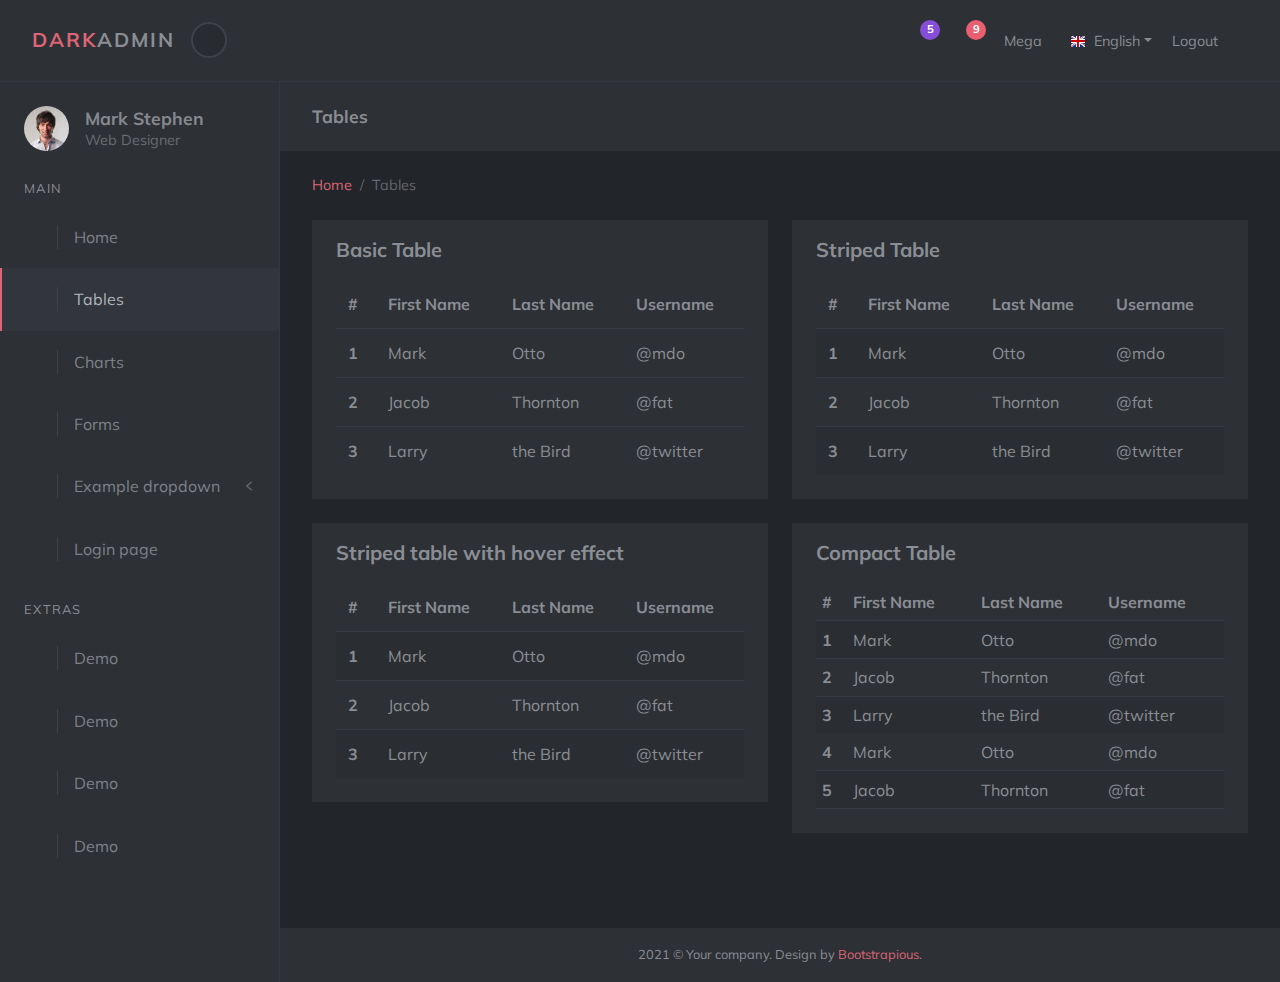
<file: client/tables.html>
<!DOCTYPE html>
<html>
  <head> 
    <meta charset="utf-8">
    <meta http-equiv="X-UA-Compatible" content="IE=edge">
    <title>Dark Admin by Bootstrapious.com</title>
    <meta name="description" content="">
    <meta name="viewport" content="width=device-width, initial-scale=1">
    <meta name="robots" content="all,follow">
    <!-- Choices.js-->
    <link rel="stylesheet" href="vendor/choices.js/public/assets/styles/choices.min.css">
    <!-- Google fonts - Muli-->
    <link rel="stylesheet" href="https://fonts.googleapis.com/css?family=Muli:300,400,700">
    <!-- theme stylesheet-->
    <link rel="stylesheet" href="css/style.default.css" id="theme-stylesheet">
    <!-- Custom stylesheet - for your changes-->
    <link rel="stylesheet" href="css/custom.css">
    <!-- Favicon-->
    <link rel="shortcut icon" href="img/favicon.ico">
    <!-- Tweaks for older IEs--><!--[if lt IE 9]>
        <script src="https://oss.maxcdn.com/html5shiv/3.7.3/html5shiv.min.js"></script>
        <script src="https://oss.maxcdn.com/respond/1.4.2/respond.min.js"></script><![endif]-->
  </head>
  <body>
    <header class="header">   
      <nav class="navbar navbar-expand-lg py-3 bg-dash-dark-2 border-bottom border-dash-dark-1 z-index-10">
        <div class="search-panel">
          <div class="search-inner d-flex align-items-center justify-content-center">
            <div class="close-btn d-flex align-items-center position-absolute top-0 end-0 me-4 mt-2 cursor-pointer"><span>Close </span>
                  <svg class="svg-icon svg-icon-md svg-icon-heavy text-gray-700 mt-1">
                    <use xlink:href="#close-1"> </use>
                  </svg>
            </div>
            <div class="row w-100">
              <div class="col-lg-8 mx-auto">
                <form class="px-4" id="searchForm" action="#">
                  <div class="input-group position-relative flex-column flex-lg-row flex-nowrap">
                    <input class="form-control shadow-0 bg-none px-0 w-100" type="search" name="search" placeholder="What are you searching for...">
                    <button class="btn btn-link text-gray-600 px-0 text-decoration-none fw-bold cursor-pointer text-center" type="submit">Search</button>
                  </div>
                </form>
              </div>
            </div>
          </div>
        </div>
        <div class="container-fluid d-flex align-items-center justify-content-between py-1">
          <div class="navbar-header d-flex align-items-center"><a class="navbar-brand text-uppercase text-reset" href="index.html">
              <div class="brand-text brand-big"><strong class="text-primary">Dark</strong><strong>Admin</strong></div>
              <div class="brand-text brand-sm"><strong class="text-primary">D</strong><strong>A</strong></div></a>
            <button class="sidebar-toggle">
                  <svg class="svg-icon svg-icon-sm svg-icon-heavy transform-none">
                    <use xlink:href="#arrow-left-1"> </use>
                  </svg>
            </button>
          </div>
          <ul class="list-inline mb-0">
            <li class="list-inline-item"><a class="search-open nav-link px-0" href="#">
                    <svg class="svg-icon svg-icon-xs svg-icon-heavy text-gray-700">
                      <use xlink:href="#find-1"> </use>
                    </svg></a></li>
            <!-- Messages dropdown -->
            <li class="list-inline-item dropdown px-lg-2"><a class="nav-link text-reset px-1 px-lg-0" id="navbarDropdownMenuLink1" href="#" data-bs-toggle="dropdown" aria-haspopup="true" aria-expanded="false">
                    <svg class="svg-icon svg-icon-xs svg-icon-heavy">
                      <use xlink:href="#envelope-1"> </use>
                    </svg><span class="badge bg-dash-color-1">5</span></a>
              <ul class="dropdown-menu dropdown-menu-end dropdown-menu-dark" aria-labelledby="navbarDropdownMenuLink1">
                <li><a class="dropdown-item d-flex align-items-center" href="#">
                    <div class="position-relative"><img class="avatar avatar-md" src="img/avatar-3.jpg" alt="Nadia Halsey">
                      <div class="availability-status bg-success"></div>
                    </div>
                    <div class="ms-3">   <strong class="d-block">Nadia Halsey</strong><span class="d-block text-xs">lorem ipsum dolor sit amit</span><small class="d-block">9:30am</small></div></a></li>
                <li><a class="dropdown-item d-flex align-items-center" href="#">
                    <div class="position-relative"><img class="avatar avatar-md" src="img/avatar-2.jpg" alt="Peter Ramsy">
                      <div class="availability-status bg-warning"></div>
                    </div>
                    <div class="ms-3">   <strong class="d-block">Nadia Halsey</strong><span class="d-block text-xs">lorem ipsum dolor sit amit</span><small class="d-block">9:30am</small></div></a></li>
                <li><a class="dropdown-item d-flex align-items-center" href="#">
                    <div class="position-relative"><img class="avatar avatar-md" src="img/avatar-1.jpg" alt="Sam Kaheil">
                      <div class="availability-status bg-danger"></div>
                    </div>
                    <div class="ms-3">   <strong class="d-block">Nadia Halsey</strong><span class="d-block text-xs">lorem ipsum dolor sit amit</span><small class="d-block">9:30am</small></div></a></li>
                <li><a class="dropdown-item d-flex align-items-center" href="#">
                    <div class="position-relative"><img class="avatar avatar-md" src="img/avatar-5.jpg" alt="Sara Wood">
                      <div class="availability-status bg-secondary"></div>
                    </div>
                    <div class="ms-3">   <strong class="d-block">Nadia Halsey</strong><span class="d-block text-xs">lorem ipsum dolor sit amit</span><small class="d-block">9:30am</small></div></a></li>
                <li><a class="dropdown-item text-center message" href="#"> <strong>See All Messages <i class="fas fa-angle-right ms-1"></i></strong></a></li>
              </ul>
            </li>
            <!-- Tasks dropdown                   -->
            <li class="list-inline-item dropdown px-lg-2"><a class="nav-link text-reset px-1 px-lg-0" id="navbarDropdownMenuLink2" href="#" data-bs-toggle="dropdown" aria-haspopup="true" aria-expanded="false">
                    <svg class="svg-icon svg-icon-xs svg-icon-heavy">
                      <use xlink:href="#paper-stack-1"> </use>
                    </svg><span class="badge bg-dash-color-3">9</span></a>
              <ul class="dropdown-menu dropdown-menu-end dropdown-menu-dark" aria-labelledby="navbarDropdownMenuLink2">
                <li><a class="dropdown-item" href="#">
                    <div class="d-flex justify-content-between mb-1"><strong>Task 1</strong><span>40% complete</span></div>
                    <div class="progress" style="height: 2px">
                      <div class="progress-bar bg-dash-color-1" role="progressbar" style="width: 40%" aria-valuenow="40" aria-valuemin="0" aria-valuemax="100"></div>
                    </div></a></li>
                <li><a class="dropdown-item" href="#">
                    <div class="d-flex justify-content-between mb-1"><strong>Task 2</strong><span>20% complete</span></div>
                    <div class="progress" style="height: 2px">
                      <div class="progress-bar bg-dash-color-2" role="progressbar" style="width: 20%" aria-valuenow="20" aria-valuemin="0" aria-valuemax="100"></div>
                    </div></a></li>
                <li><a class="dropdown-item" href="#">
                    <div class="d-flex justify-content-between mb-1"><strong>Task 3</strong><span>70% complete</span></div>
                    <div class="progress" style="height: 2px">
                      <div class="progress-bar bg-dash-color-3" role="progressbar" style="width: 70%" aria-valuenow="70" aria-valuemin="0" aria-valuemax="100"></div>
                    </div></a></li>
                <li><a class="dropdown-item" href="#">
                    <div class="d-flex justify-content-between mb-1"><strong>Task 4</strong><span>40% complete</span></div>
                    <div class="progress" style="height: 2px">
                      <div class="progress-bar bg-dash-color-4" role="progressbar" style="width: 40%" aria-valuenow="40" aria-valuemin="0" aria-valuemax="100"></div>
                    </div></a></li>
                <li><a class="dropdown-item" href="#">
                    <div class="d-flex justify-content-between mb-1"><strong>Task 5</strong><span>30% complete</span></div>
                    <div class="progress" style="height: 2px">
                      <div class="progress-bar bg-dash-color-1" role="progressbar" style="width: 30%" aria-valuenow="30" aria-valuemin="0" aria-valuemax="100"></div>
                    </div></a></li>
                <li>           <a class="dropdown-item text-center" href="#"> <strong>See All Tasks <i class="fas fa-angle-right ms-1"></i></strong></a></li>
              </ul>
            </li>
            <!-- Mega menu-->
            <li class="list-inline-item dropdown menu-large px-lg-2"><a class="nav-link text-sm text-reset px-1 px-lg-0" href="#" data-bs-toggle="dropdown">Mega <i class="fas fa-ellipsis-v ms-1"></i></a>
              <ul class="dropdown-menu megamenu dropdown-menu-dark p-4">
                <div class="row gy-3 mb-4">
                  <div class="col-lg-3">
                    <h6 class="mb-2 text-uppercase">Elements Heading</h6>
                    <ul class="list-unstyled text-gray-700">
                      <li class="py-1"><a class="inherit-link" href="#">Lorem ipsum dolor</a></li>
                      <li class="py-1"><a class="inherit-link" href="#">Sed ut perspiciatis</a></li>
                      <li class="py-1"><a class="inherit-link" href="#">Voluptatum deleniti</a></li>
                      <li class="py-1"><a class="inherit-link" href="#">At vero eos</a></li>
                      <li class="py-1"><a class="inherit-link" href="#">Consectetur adipiscing</a></li>
                      <li class="py-1"><a class="inherit-link" href="#">Duis aute irure</a></li>
                      <li class="py-1"><a class="inherit-link" href="#">Necessitatibus saepe</a></li>
                      <li class="py-1"><a class="inherit-link" href="#">Maiores alias</a></li>
                    </ul>
                  </div>
                  <div class="col-lg-3">
                    <h6 class="mb-2 text-uppercase">Elements Heading</h6>
                    <ul class="list-unstyled text-gray-700">
                      <li class="py-1"><a class="inherit-link" href="#">Lorem ipsum dolor</a></li>
                      <li class="py-1"><a class="inherit-link" href="#">Sed ut perspiciatis</a></li>
                      <li class="py-1"><a class="inherit-link" href="#">Voluptatum deleniti</a></li>
                      <li class="py-1"><a class="inherit-link" href="#">At vero eos</a></li>
                      <li class="py-1"><a class="inherit-link" href="#">Consectetur adipiscing</a></li>
                      <li class="py-1"><a class="inherit-link" href="#">Duis aute irure</a></li>
                      <li class="py-1"><a class="inherit-link" href="#">Necessitatibus saepe</a></li>
                      <li class="py-1"><a class="inherit-link" href="#">Maiores alias</a></li>
                    </ul>
                  </div>
                  <div class="col-lg-3">
                    <h6 class="mb-2 text-uppercase">Elements Heading</h6>
                    <ul class="list-unstyled text-gray-700">
                      <li class="py-1"><a class="inherit-link" href="#">Lorem ipsum dolor</a></li>
                      <li class="py-1"><a class="inherit-link" href="#">Sed ut perspiciatis</a></li>
                      <li class="py-1"><a class="inherit-link" href="#">Voluptatum deleniti</a></li>
                      <li class="py-1"><a class="inherit-link" href="#">At vero eos</a></li>
                      <li class="py-1"><a class="inherit-link" href="#">Consectetur adipiscing</a></li>
                      <li class="py-1"><a class="inherit-link" href="#">Duis aute irure</a></li>
                      <li class="py-1"><a class="inherit-link" href="#">Necessitatibus saepe</a></li>
                      <li class="py-1"><a class="inherit-link" href="#">Maiores alias</a></li>
                    </ul>
                  </div>
                  <div class="col-lg-3">
                    <h6 class="mb-2 text-uppercase">Elements Heading</h6>
                    <ul class="list-unstyled text-gray-700">
                      <li class="py-1"><a class="inherit-link" href="#">Lorem ipsum dolor</a></li>
                      <li class="py-1"><a class="inherit-link" href="#">Sed ut perspiciatis</a></li>
                      <li class="py-1"><a class="inherit-link" href="#">Voluptatum deleniti</a></li>
                      <li class="py-1"><a class="inherit-link" href="#">At vero eos</a></li>
                      <li class="py-1"><a class="inherit-link" href="#">Consectetur adipiscing</a></li>
                      <li class="py-1"><a class="inherit-link" href="#">Duis aute irure</a></li>
                      <li class="py-1"><a class="inherit-link" href="#">Necessitatibus saepe</a></li>
                      <li class="py-1"><a class="inherit-link" href="#">Maiores alias</a></li>
                    </ul>
                  </div>
                </div>
                <div class="row text-center gy-3">
                  <div class="col-lg-2 col-md-4"><a class="d-block p-4 text-white bg-dash-color-1" href="#">
                          <svg class="svg-icon svg-icon-sm sv-icon-heavy text-white">
                            <use xlink:href="#time-1"> </use>
                          </svg>
                      <p class="text-sm d mb-0">Demo 1</p></a></div>
                  <div class="col-lg-2 col-md-4"><a class="d-block p-4 text-white bg-dash-color-2" href="#">
                          <svg class="svg-icon svg-icon-sm sv-icon-heavy text-white">
                            <use xlink:href="#time-1"> </use>
                          </svg>
                      <p class="text-sm d mb-0">Demo 2</p></a></div>
                  <div class="col-lg-2 col-md-4"><a class="d-block p-4 text-white bg-dash-color-3" href="#">
                          <svg class="svg-icon svg-icon-sm sv-icon-heavy text-white">
                            <use xlink:href="#time-1"> </use>
                          </svg>
                      <p class="text-sm d mb-0">Demo 3</p></a></div>
                  <div class="col-lg-2 col-md-4"><a class="d-block p-4 text-white bg-dash-color-4" href="#">
                          <svg class="svg-icon svg-icon-sm sv-icon-heavy text-white">
                            <use xlink:href="#time-1"> </use>
                          </svg>
                      <p class="text-sm d mb-0">Demo 4</p></a></div>
                  <div class="col-lg-2 col-md-4"><a class="d-block p-4 text-white bg-danger" href="#">
                          <svg class="svg-icon svg-icon-sm sv-icon-heavy text-white">
                            <use xlink:href="#time-1"> </use>
                          </svg>
                      <p class="text-sm d mb-0">Demo 5</p></a></div>
                  <div class="col-lg-2 col-md-4"><a class="d-block p-4 text-white bg-info" href="#">
                          <svg class="svg-icon svg-icon-sm sv-icon-heavy text-white">
                            <use xlink:href="#time-1"> </use>
                          </svg>
                      <p class="text-sm d mb-0">Demo 6</p></a></div>
                </div>
              </ul>
            </li>
            <!-- Languages dropdown    -->
            <li class="list-inline-item dropdown"><a class="nav-link dropdown-toggle text-sm text-reset px-1 px-lg-0" id="languages" rel="nofollow" data-bs-target="#" href="#" data-bs-toggle="dropdown" aria-haspopup="true" aria-expanded="false"><img src="img/flags/16/GB.png" alt="English"><span class="d-none d-sm-inline-block ms-2">English</span></a>
              <ul class="dropdown-menu dropdown-menu-end mt-sm-3 dropdown-menu-dark" aria-labelledby="languages">
                <li><a class="dropdown-item" rel="nofollow" href="#"> <img class="me-2" src="img/flags/16/DE.png" alt="English"><span>German</span></a></li>
                <li><a class="dropdown-item" rel="nofollow" href="#"> <img class="me-2" src="img/flags/16/FR.png" alt="English"><span>French                   </span></a></li>
              </ul>
            </li>
            <li class="list-inline-item logout px-lg-2">                 <a class="nav-link text-sm text-reset px-1 px-lg-0" id="logout" href="login.html"> <span class="d-none d-sm-inline-block">Logout </span>
                    <svg class="svg-icon svg-icon-xs svg-icon-heavy">
                      <use xlink:href="#disable-1"> </use>
                    </svg></a></li>
          </ul>
        </div>
      </nav>
    </header>
    <div class="d-flex align-items-stretch">
      <!-- Sidebar Navigation-->
      <nav id="sidebar">
        <!-- Sidebar Header-->
        <div class="sidebar-header d-flex align-items-center p-4"><img class="avatar shadow-0 img-fluid rounded-circle" src="img/avatar-6.jpg" alt="...">
          <div class="ms-3 title">
            <h1 class="h5 mb-1">Mark Stephen</h1>
            <p class="text-sm text-gray-700 mb-0 lh-1">Web Designer</p>
          </div>
        </div><span class="text-uppercase text-gray-600 text-xs mx-3 px-2 heading mb-2">Main</span>
        <ul class="list-unstyled">
              <li class="sidebar-item"><a class="sidebar-link" href="index.html"> 
                      <svg class="svg-icon svg-icon-sm svg-icon-heavy">
                        <use xlink:href="#real-estate-1"> </use>
                      </svg><span>Home </span></a></li>
              <li class="sidebar-item active"><a class="sidebar-link" href="tables.html"> 
                      <svg class="svg-icon svg-icon-sm svg-icon-heavy">
                        <use xlink:href="#portfolio-grid-1"> </use>
                      </svg><span>Tables </span></a></li>
              <li class="sidebar-item"><a class="sidebar-link" href="charts.html"> 
                      <svg class="svg-icon svg-icon-sm svg-icon-heavy">
                        <use xlink:href="#sales-up-1"> </use>
                      </svg><span>Charts </span></a></li>
              <li class="sidebar-item"><a class="sidebar-link" href="forms.html"> 
                      <svg class="svg-icon svg-icon-sm svg-icon-heavy">
                        <use xlink:href="#survey-1"> </use>
                      </svg><span>Forms </span></a></li>
              <li class="sidebar-item"><a class="sidebar-link" href="#exampledropdownDropdown" data-bs-toggle="collapse"> 
                      <svg class="svg-icon svg-icon-sm svg-icon-heavy">
                        <use xlink:href="#browser-window-1"> </use>
                      </svg><span>Example dropdown </span></a>
                <ul class="collapse list-unstyled " id="exampledropdownDropdown">
                  <li><a class="sidebar-link" href="#">Page</a></li>
                  <li><a class="sidebar-link" href="#">Page</a></li>
                  <li><a class="sidebar-link" href="#">Page</a></li>
                </ul>
              </li>
              <li class="sidebar-item"><a class="sidebar-link" href="login.html"> 
                      <svg class="svg-icon svg-icon-sm svg-icon-heavy">
                        <use xlink:href="#disable-1"> </use>
                      </svg><span>Login page </span></a></li>
        </ul><span class="text-uppercase text-gray-600 text-xs mx-3 px-2 heading mb-2">Extras</span>
        <ul class="list-unstyled">
              <li class="sidebar-item"><a class="sidebar-link" href="#"> 
                      <svg class="svg-icon svg-icon-sm svg-icon-heavy">
                        <use xlink:href="#imac-screen-1"> </use>
                      </svg><span>Demo </span></a></li>
              <li class="sidebar-item"><a class="sidebar-link" href="#"> 
                      <svg class="svg-icon svg-icon-sm svg-icon-heavy">
                        <use xlink:href="#chart-1"> </use>
                      </svg><span>Demo </span></a></li>
              <li class="sidebar-item"><a class="sidebar-link" href="#"> 
                      <svg class="svg-icon svg-icon-sm svg-icon-heavy">
                        <use xlink:href="#quality-1"> </use>
                      </svg><span>Demo </span></a></li>
              <li class="sidebar-item"><a class="sidebar-link" href="#"> 
                      <svg class="svg-icon svg-icon-sm svg-icon-heavy">
                        <use xlink:href="#security-shield-1"> </use>
                      </svg><span>Demo </span></a></li>
        </ul>
      </nav>
      <div class="page-content form-page">
            <!-- Page Header-->
            <div class="bg-dash-dark-2 py-4">
              <div class="container-fluid">
                <h2 class="h5 mb-0">Tables</h2>
              </div>
            </div>
            <!-- Breadcrumb-->
            <div class="container-fluid py-2">
              <nav aria-label="breadcrumb">
                <ol class="breadcrumb mb-0 py-3 px-0">
                  <li class="breadcrumb-item"><a href="index.html">Home</a></li>
                  <li class="breadcrumb-item active" aria-current="page">Tables</li>
                </ol>
              </nav>
            </div>
        <section class="tables py-0">
          <div class="container-fluid">
            <div class="row gy-4">
              <div class="col-lg-6">
                <div class="card mb-0">
                  <div class="card-header">
                    <h3 class="h4 mb-0">Basic Table</h3>
                  </div>
                  <div class="card-body pt-0">
                    <div class="table-responsive">
                      <table class="table mb-0">
                        <thead>
                          <tr>
                            <th>#</th>
                            <th>First Name</th>
                            <th>Last Name</th>
                            <th>Username</th>
                          </tr>
                        </thead>
                        <tbody>
                          <tr>
                            <th scope="row">1</th>
                            <td>Mark</td>
                            <td>Otto</td>
                            <td>@mdo</td>
                          </tr>
                          <tr>
                            <th scope="row">2</th>
                            <td>Jacob</td>
                            <td>Thornton</td>
                            <td>@fat</td>
                          </tr>
                          <tr>
                            <th class="border-bottom-0" scope="row">3</th>
                            <td class="border-bottom-0">Larry</td>
                            <td class="border-bottom-0">the Bird</td>
                            <td class="border-bottom-0">@twitter</td>
                          </tr>
                        </tbody>
                      </table>
                    </div>
                  </div>
                </div>
              </div>
              <div class="col-lg-6">
                <div class="card mb-0">
                  <div class="card-header">
                    <h3 class="h4 mb-0">Striped Table</h3>
                  </div>
                  <div class="card-body pt-0">
                    <div class="table-responsive">
                      <table class="table mb-0 table-striped">
                        <thead>
                          <tr>
                            <th>#</th>
                            <th>First Name</th>
                            <th>Last Name</th>
                            <th>Username</th>
                          </tr>
                        </thead>
                        <tbody>
                          <tr>
                            <th scope="row">1</th>
                            <td>Mark</td>
                            <td>Otto</td>
                            <td>@mdo</td>
                          </tr>
                          <tr>
                            <th scope="row">2</th>
                            <td>Jacob</td>
                            <td>Thornton</td>
                            <td>@fat</td>
                          </tr>
                          <tr>
                            <th class="border-bottom-0" scope="row">3</th>
                            <td class="border-bottom-0">Larry</td>
                            <td class="border-bottom-0">the Bird</td>
                            <td class="border-bottom-0">@twitter</td>
                          </tr>
                        </tbody>
                      </table>
                    </div>
                  </div>
                </div>
              </div>
              <div class="col-lg-6">
                <div class="card mb-0">
                  <div class="card-header">
                    <h3 class="h4 mb-0">Striped table with hover effect</h3>
                  </div>
                  <div class="card-body pt-0">
                    <div class="table-responsive">
                      <table class="table mb-0 table-striped table-hover">
                        <thead>
                          <tr>
                            <th>#</th>
                            <th>First Name</th>
                            <th>Last Name</th>
                            <th>Username</th>
                          </tr>
                        </thead>
                        <tbody>
                          <tr>
                            <th scope="row">1</th>
                            <td>Mark</td>
                            <td>Otto</td>
                            <td>@mdo</td>
                          </tr>
                          <tr>
                            <th scope="row">2</th>
                            <td>Jacob</td>
                            <td>Thornton</td>
                            <td>@fat</td>
                          </tr>
                          <tr>
                            <th class="border-bottom-0" scope="row">3</th>
                            <td class="border-bottom-0">Larry</td>
                            <td class="border-bottom-0">the Bird</td>
                            <td class="border-bottom-0">@twitter</td>
                          </tr>
                        </tbody>
                      </table>
                    </div>
                  </div>
                </div>
              </div>
              <div class="col-lg-6">
                <div class="card mb-0">
                  <div class="card-header">
                    <h3 class="h4 mb-0">Compact Table</h3>
                  </div>
                  <div class="card-body pt-0">
                    <div class="table-responsive">
                      <table class="table mb-0 table-striped table-sm">
                        <thead>
                          <tr>
                            <th>#</th>
                            <th>First Name</th>
                            <th>Last Name</th>
                            <th>Username</th>
                          </tr>
                        </thead>
                        <tbody>
                          <tr>
                            <th scope="row">1</th>
                            <td>Mark</td>
                            <td>Otto</td>
                            <td>@mdo</td>
                          </tr>
                          <tr>
                            <th scope="row">2</th>
                            <td>Jacob</td>
                            <td>Thornton</td>
                            <td>@fat</td>
                          </tr>
                          <tr>
                            <th class="border-bottom-0" scope="row">3</th>
                            <td class="border-bottom-0">Larry</td>
                            <td class="border-bottom-0">the Bird</td>
                            <td class="border-bottom-0">@twitter</td>
                          </tr>
                          <tr>
                            <th scope="row">4</th>
                            <td>Mark</td>
                            <td>Otto</td>
                            <td>@mdo</td>
                          </tr>
                          <tr>
                            <th scope="row">5</th>
                            <td>Jacob</td>
                            <td>Thornton</td>
                            <td>@fat</td>
                          </tr>
                        </tbody>
                      </table>
                    </div>
                  </div>
                </div>
              </div>
            </div>
          </div>
        </section>
        <!-- Page Footer-->
        <footer class="position-absolute bottom-0 bg-dash-dark-2 text-white text-center py-3 w-100 text-xs" id="footer">
          <div class="container-fluid text-center">
            <!-- Please do not remove the backlink to us unless you support us at https://bootstrapious.com/donate. It is part of the license conditions. Thank you for understanding :)-->
            <p class="mb-0 text-dash-gray">2021 &copy; Your company. Design by <a href="https://bootstrapious.com">Bootstrapious</a>.</p>
          </div>
        </footer>
      </div>
    </div>
    <!-- JavaScript files-->
    <script src="vendor/bootstrap/js/bootstrap.bundle.min.js"></script>
    <script src="vendor/just-validate/js/just-validate.min.js"></script>
    <script src="vendor/chart.js/Chart.min.js"></script>
    <script src="vendor/choices.js/public/assets/scripts/choices.min.js"></script>
    <!-- Main File-->
    <script src="js/front.js"></script>
    <script>
      // ------------------------------------------------------- //
      //   Inject SVG Sprite - 
      //   see more here 
      //   https://css-tricks.com/ajaxing-svg-sprite/
      // ------------------------------------------------------ //
      function injectSvgSprite(path) {
      
          var ajax = new XMLHttpRequest();
          ajax.open("GET", path, true);
          ajax.send();
          ajax.onload = function(e) {
          var div = document.createElement("div");
          div.className = 'd-none';
          div.innerHTML = ajax.responseText;
          document.body.insertBefore(div, document.body.childNodes[0]);
          }
      }
      // this is set to BootstrapTemple website as you cannot 
      // inject local SVG sprite (using only 'icons/orion-svg-sprite.svg' path)
      // while using file:// protocol
      // pls don't forget to change to your domain :)
      injectSvgSprite('https://bootstraptemple.com/files/icons/orion-svg-sprite.svg'); 
      
      
    </script>
    <!-- FontAwesome CSS - loading as last, so it doesn't block rendering-->
    <link rel="stylesheet" href="https://use.fontawesome.com/releases/v5.7.1/css/all.css" integrity="sha384-fnmOCqbTlWIlj8LyTjo7mOUStjsKC4pOpQbqyi7RrhN7udi9RwhKkMHpvLbHG9Sr" crossorigin="anonymous">
  </body>
</html>
</file>
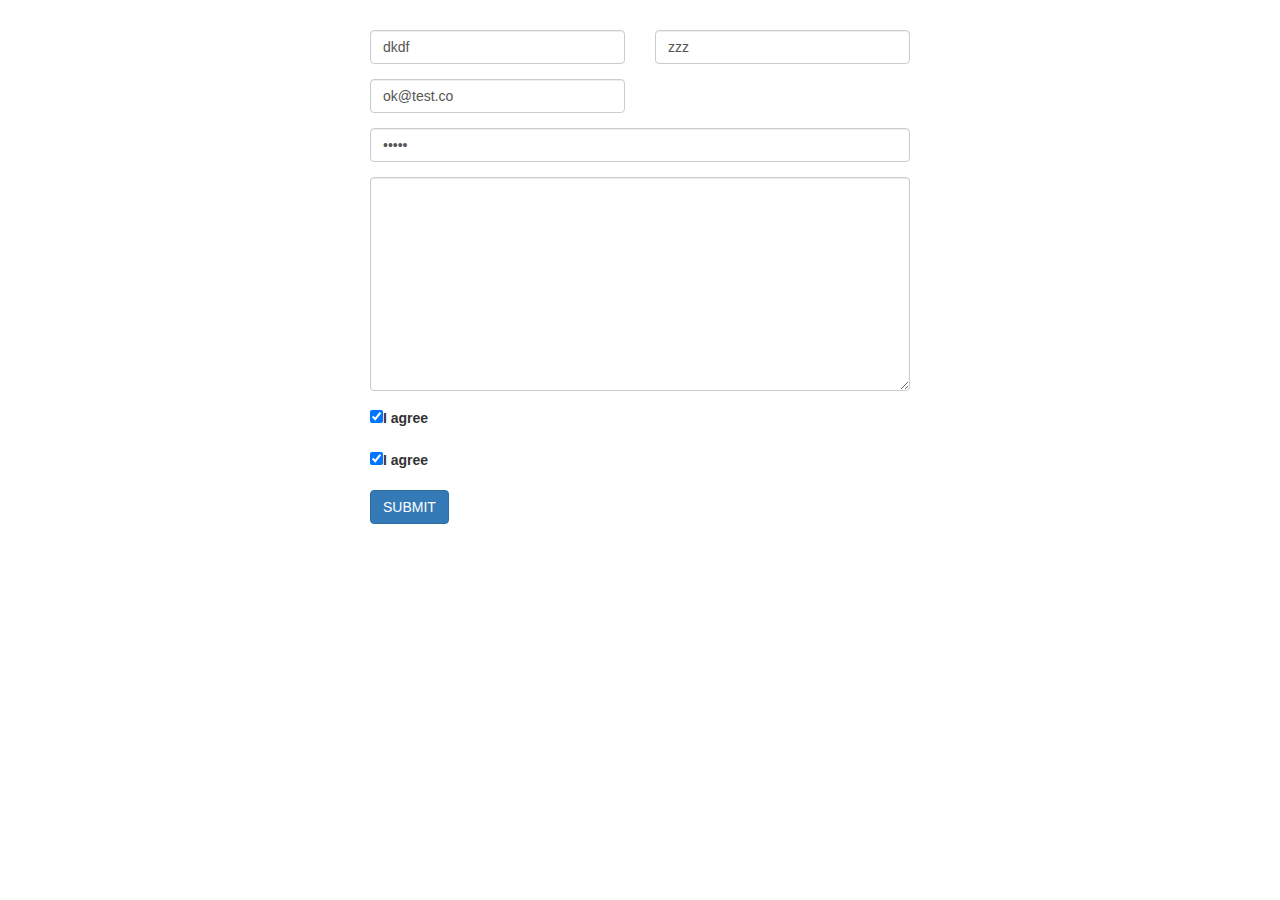
<file: client/vendor/just-validate/tooltip.html>
<!DOCTYPE html>
<html lang="en">
<head>
  <meta charset="UTF-8">
  <title>Title</title>
  <link rel="stylesheet" href="https://maxcdn.bootstrapcdn.com/bootstrap/3.3.7/css/bootstrap.min.css">
  <link rel="stylesheet" href="css/justValidateTooltip.min.css">
  <style>
    .no-float {
      float: none;
    }

    .mt30 {
      margin-top: 30px;
    }
  </style>
</head>
<body class="container">
<div class="col-md-6 center-block no-float mt30">
  <form action="#" class="js-form form">
    <div class="row">
      <div class="just-validate-tooltip-container form-group col-md-6">
        <input type="text" class="form__input form-control" placeholder="Enter your name" autocomplete="off" data-validate-field="name" name="name" value="dkdf">
      </div>
      <div class="just-validate-tooltip-container form-group col-md-6">
        <input type="text" class="form__input form-control" placeholder="Enter your login" autocomplete="off" data-validate-field="login" name="login" value="zzz">
      </div>
      <div class="just-validate-tooltip-container form-group col-md-6">
        <input type="email" class="form__input form-control" placeholder="Enter your email" autocomplete="off" data-validate-field="email" name="email" value="ok@test.co">
      </div>
    </div>
    <div class="just-validate-tooltip-container form-group">
      <input type="password" class="form__input form-control" placeholder="Enter your password" autocomplete="off" data-validate-field="password" name="password" value="123fd">
    </div>
    <div class="just-validate-tooltip-container form-group">
      <textarea name="msg" cols="30" rows="10" class="form__textarea form-control" data-validate-field="text"></textarea>
    </div>
    <div class="form-group">
      <input type="checkbox" name="check1" id="checkbox" class="form__checkbox"  checked><label for="checkbox">I agree</label>
    </div>
    <div class="just-validate-tooltip-container form-group">
      <label><input type="checkbox" name="check2" class="form__checkbox" data-validate-field="checkbox2" checked>I agree</label>
    </div>

    <button class="form__btn btn btn-primary">SUBMIT</button>
  </form>
</div>

<script src="js/just-validate.min.js"></script>

<script>
    new window.JustValidate('.js-form', {
        tooltip: {
          fadeOutTime: 3000,
        },
        rules: {
            checkbox2: {
                required: true
            },
            email: {
                required: true,
                email: true,
                remote: {
                    url: 'https://just-validate-api.herokuapp.com/check-correct',
                    sendParam: 'email',
                    successAnswer: 'OK',
                    method: 'GET',
                }
            },
            login: {
                required: true,
                remote: {
                    url: 'https://just-validate-api.herokuapp.com/check-correct',
                    sendParam: 'login',
                    successAnswer: 'OK',
                    method: 'GET'
                }
            },
            password: {
                strength: {
                    custom: '^(?=.*[a-z])(?=.*[A-Z])(?=.*\\d)[a-zA-Z\\d]',
                },
            },
        },
        messages: {
            login: {
                remote: 'Login already exists'
            }
        },
        submitHandler: function (form, values, ajax) {
            console.log(values)
            ajax({
                url: 'https://just-validate-api.herokuapp.com/submit',
                method: 'POST',
                data: values,
                async: true,
                callback: (response) => {
                    console.log(response);
                }
            });
        },
    });
</script>

</body>
</html>
</file>
<file: client/css/custom.css>
/* your styles go here */
</file>
<file: client/vendor/choices.js/public/assets/styles/choices.min.css>
.choices{position:relative;margin-bottom:24px;font-size:16px}.choices:focus{outline:0}.choices:last-child{margin-bottom:0}.choices.is-disabled .choices__inner,.choices.is-disabled .choices__input{background-color:#eaeaea;cursor:not-allowed;-webkit-user-select:none;-ms-user-select:none;user-select:none}.choices.is-disabled .choices__item{cursor:not-allowed}.choices [hidden]{display:none!important}.choices[data-type*=select-one]{cursor:pointer}.choices[data-type*=select-one] .choices__inner{padding-bottom:7.5px}.choices[data-type*=select-one] .choices__input{display:block;width:100%;padding:10px;border-bottom:1px solid #ddd;background-color:#fff;margin:0}.choices[data-type*=select-one] .choices__button{background-image:url([data-uri]);padding:0;background-size:8px;position:absolute;top:50%;right:0;margin-top:-10px;margin-right:25px;height:20px;width:20px;border-radius:10em;opacity:.5}.choices[data-type*=select-one] .choices__button:focus,.choices[data-type*=select-one] .choices__button:hover{opacity:1}.choices[data-type*=select-one] .choices__button:focus{box-shadow:0 0 0 2px #00bcd4}.choices[data-type*=select-one] .choices__item[data-value=''] .choices__button{display:none}.choices[data-type*=select-one]:after{content:'';height:0;width:0;border-style:solid;border-color:#333 transparent transparent;border-width:5px;position:absolute;right:11.5px;top:50%;margin-top:-2.5px;pointer-events:none}.choices[data-type*=select-one].is-open:after{border-color:transparent transparent #333;margin-top:-7.5px}.choices[data-type*=select-one][dir=rtl]:after{left:11.5px;right:auto}.choices[data-type*=select-one][dir=rtl] .choices__button{right:auto;left:0;margin-left:25px;margin-right:0}.choices[data-type*=select-multiple] .choices__inner,.choices[data-type*=text] .choices__inner{cursor:text}.choices[data-type*=select-multiple] .choices__button,.choices[data-type*=text] .choices__button{position:relative;display:inline-block;margin:0 -4px 0 8px;padding-left:16px;border-left:1px solid #008fa1;background-image:url([data-uri]);background-size:8px;width:8px;line-height:1;opacity:.75;border-radius:0}.choices[data-type*=select-multiple] .choices__button:focus,.choices[data-type*=select-multiple] .choices__button:hover,.choices[data-type*=text] .choices__button:focus,.choices[data-type*=text] .choices__button:hover{opacity:1}.choices__inner{display:inline-block;vertical-align:top;width:100%;background-color:#f9f9f9;padding:7.5px 7.5px 3.75px;border:1px solid #ddd;border-radius:2.5px;font-size:14px;min-height:44px;overflow:hidden}.is-focused .choices__inner,.is-open .choices__inner{border-color:#b7b7b7}.is-open .choices__inner{border-radius:2.5px 2.5px 0 0}.is-flipped.is-open .choices__inner{border-radius:0 0 2.5px 2.5px}.choices__list{margin:0;padding-left:0;list-style:none}.choices__list--single{display:inline-block;padding:4px 16px 4px 4px;width:100%}[dir=rtl] .choices__list--single{padding-right:4px;padding-left:16px}.choices__list--single .choices__item{width:100%}.choices__list--multiple{display:inline}.choices__list--multiple .choices__item{display:inline-block;vertical-align:middle;border-radius:20px;padding:4px 10px;font-size:12px;font-weight:500;margin-right:3.75px;margin-bottom:3.75px;background-color:#00bcd4;border:1px solid #00a5bb;color:#fff;word-break:break-all;box-sizing:border-box}.choices__list--multiple .choices__item[data-deletable]{padding-right:5px}[dir=rtl] .choices__list--multiple .choices__item{margin-right:0;margin-left:3.75px}.choices__list--multiple .choices__item.is-highlighted{background-color:#00a5bb;border:1px solid #008fa1}.is-disabled .choices__list--multiple .choices__item{background-color:#aaa;border:1px solid #919191}.choices__list--dropdown{visibility:hidden;z-index:1;position:absolute;width:100%;background-color:#fff;border:1px solid #ddd;top:100%;margin-top:-1px;border-bottom-left-radius:2.5px;border-bottom-right-radius:2.5px;overflow:hidden;word-break:break-all;will-change:visibility}.choices__list--dropdown.is-active{visibility:visible}.is-open .choices__list--dropdown{border-color:#b7b7b7}.is-flipped .choices__list--dropdown{top:auto;bottom:100%;margin-top:0;margin-bottom:-1px;border-radius:.25rem .25rem 0 0}.choices__list--dropdown .choices__list{position:relative;max-height:300px;overflow:auto;-webkit-overflow-scrolling:touch;will-change:scroll-position}.choices__list--dropdown .choices__item{position:relative;padding:10px;font-size:14px}[dir=rtl] .choices__list--dropdown .choices__item{text-align:right}@media (min-width:640px){.choices__list--dropdown .choices__item--selectable{padding-right:100px}.choices__list--dropdown .choices__item--selectable:after{content:attr(data-select-text);font-size:12px;opacity:0;position:absolute;right:10px;top:50%;transform:translateY(-50%)}[dir=rtl] .choices__list--dropdown .choices__item--selectable{text-align:right;padding-left:100px;padding-right:10px}[dir=rtl] .choices__list--dropdown .choices__item--selectable:after{right:auto;left:10px}}.choices__list--dropdown .choices__item--selectable.is-highlighted{background-color:#f2f2f2}.choices__list--dropdown .choices__item--selectable.is-highlighted:after{opacity:.5}.choices__item{cursor:default}.choices__item--selectable{cursor:pointer}.choices__item--disabled{cursor:not-allowed;-webkit-user-select:none;-ms-user-select:none;user-select:none;opacity:.5}.choices__heading{font-weight:600;font-size:12px;padding:10px;border-bottom:1px solid #f7f7f7;color:gray}.choices__button{text-indent:-9999px;-webkit-appearance:none;-moz-appearance:none;appearance:none;border:0;background-color:transparent;background-repeat:no-repeat;background-position:center;cursor:pointer}.choices__button:focus,.choices__input:focus{outline:0}.choices__input{display:inline-block;vertical-align:baseline;background-color:#f9f9f9;font-size:14px;margin-bottom:5px;border:0;border-radius:0;max-width:100%;padding:4px 0 4px 2px}[dir=rtl] .choices__input{padding-right:2px;padding-left:0}.choices__placeholder{opacity:.5}
</file>
<file: client/css/style.default.css>
/*
==========================================================
==========================================================

Bootstrap 5 Dark Admin Template

https://bootstrapious.com/p/bootstrap-4-dark-admin

==========================================================
==========================================================
*/
/*!
 * Bootstrap v5.0.2 (https://getbootstrap.com/)
 * Copyright 2011-2021 The Bootstrap Authors
 * Copyright 2011-2021 Twitter, Inc.
 * Licensed under MIT (https://github.com/twbs/bootstrap/blob/main/LICENSE)
 */
:root {
  --bs-blue: #0d6efd;
  --bs-indigo: #6610f2;
  --bs-purple: #6f42c1;
  --bs-pink: #d63384;
  --bs-red: #dc3545;
  --bs-orange: #fd7e14;
  --bs-yellow: #ffc107;
  --bs-green: #28a745;
  --bs-teal: #20c997;
  --bs-cyan: #17a2b8;
  --bs-white: #fff;
  --bs-gray: #8a8d93;
  --bs-gray-dark: #343a40;
  --bs-primary: #db6574;
  --bs-secondary: #8a8d93;
  --bs-success: #28a745;
  --bs-info: #17a2b8;
  --bs-warning: #ffc107;
  --bs-danger: #dc3545;
  --bs-light: #f8f9fa;
  --bs-dark: #343a40;
  --bs-font-sans-serif: "Muli", -apple-system, "Segoe UI", Roboto, "Helvetica Neue", Arial, "Noto Sans", sans-serif, "Apple Color Emoji", "Segoe UI Emoji", "Segoe UI Symbol", "Noto Color Emoji";
  --bs-font-monospace: SFMono-Regular, Menlo, Monaco, Consolas, "Liberation Mono", "Courier New", monospace;
  --bs-gradient: linear-gradient(180deg, rgba(255, 255, 255, 0.15), rgba(255, 255, 255, 0));
}

*,
*::before,
*::after {
  -webkit-box-sizing: border-box;
  box-sizing: border-box;
}

@media (prefers-reduced-motion: no-preference) {
  :root {
    scroll-behavior: smooth;
  }
}

body {
  margin: 0;
  font-family: var(--bs-font-sans-serif);
  font-size: 1rem;
  font-weight: 400;
  line-height: 1.5;
  color: #8a8d93;
  background-color: #2d3035;
  -webkit-text-size-adjust: 100%;
  -webkit-tap-highlight-color: rgba(0, 0, 0, 0);
}

hr {
  margin: 1rem 0;
  color: inherit;
  background-color: currentColor;
  border: 0;
  opacity: 0.25;
}

hr:not([size]) {
  height: 1px;
}

h1, .h1, h2, .h2, h3, .h3, h4, .h4, h5, .h5, h6, .h6 {
  margin-top: 0;
  margin-bottom: 0.5rem;
  font-weight: 700;
  line-height: 1.2;
}

h1, .h1 {
  font-size: calc(1.375rem + 1.5vw);
}

@media (min-width: 1200px) {
  h1, .h1 {
    font-size: 2.5rem;
  }
}

h2, .h2 {
  font-size: calc(1.325rem + 0.9vw);
}

@media (min-width: 1200px) {
  h2, .h2 {
    font-size: 2rem;
  }
}

h3, .h3 {
  font-size: calc(1.275rem + 0.3vw);
}

@media (min-width: 1200px) {
  h3, .h3 {
    font-size: 1.5rem;
  }
}

h4, .h4 {
  font-size: 1.25rem;
}

h5, .h5 {
  font-size: 1.1rem;
}

h6, .h6 {
  font-size: 0.95rem;
}

p {
  margin-top: 0;
  margin-bottom: 1rem;
}

abbr[title],
abbr[data-bs-original-title] {
  text-decoration: underline dotted;
  cursor: help;
  text-decoration-skip-ink: none;
}

address {
  margin-bottom: 1rem;
  font-style: normal;
  line-height: inherit;
}

ol,
ul {
  padding-left: 2rem;
}

ol,
ul,
dl {
  margin-top: 0;
  margin-bottom: 1rem;
}

ol ol,
ul ul,
ol ul,
ul ol {
  margin-bottom: 0;
}

dt {
  font-weight: 700;
}

dd {
  margin-bottom: .5rem;
  margin-left: 0;
}

blockquote {
  margin: 0 0 1rem;
}

b,
strong {
  font-weight: bolder;
}

small, .small {
  font-size: 0.75em;
}

mark, .mark {
  padding: 0.2em;
  background-color: #fcf8e3;
}

sub,
sup {
  position: relative;
  font-size: 0.75em;
  line-height: 0;
  vertical-align: baseline;
}

sub {
  bottom: -.25em;
}

sup {
  top: -.5em;
}

a {
  color: #db6574;
  text-decoration: underline;
}

a:hover {
  color: #c52e41;
}

a:not([href]):not([class]), a:not([href]):not([class]):hover {
  color: inherit;
  text-decoration: none;
}

pre,
code,
kbd,
samp {
  font-family: var(--bs-font-monospace);
  font-size: 1em;
  direction: ltr /* rtl:ignore */;
  unicode-bidi: bidi-override;
}

pre {
  display: block;
  margin-top: 0;
  margin-bottom: 1rem;
  overflow: auto;
  font-size: 0.75em;
}

pre code {
  font-size: inherit;
  color: inherit;
  word-break: normal;
}

code {
  font-size: 0.75em;
  color: #d63384;
  word-wrap: break-word;
}

a > code {
  color: inherit;
}

kbd {
  padding: 0.2rem 0.4rem;
  font-size: 0.75em;
  color: #fff;
  background-color: #212529;
  border-radius: 0.2rem;
}

kbd kbd {
  padding: 0;
  font-size: 1em;
  font-weight: 700;
}

figure {
  margin: 0 0 1rem;
}

img,
svg {
  vertical-align: middle;
}

table {
  caption-side: bottom;
  border-collapse: collapse;
}

caption {
  padding-top: 0.75rem;
  padding-bottom: 0.75rem;
  color: #8a8d93;
  text-align: left;
}

th {
  text-align: inherit;
  text-align: -webkit-match-parent;
}

thead,
tbody,
tfoot,
tr,
td,
th {
  border-color: inherit;
  border-style: solid;
  border-width: 0;
}

label {
  display: inline-block;
}

button {
  border-radius: 0;
}

button:focus:not(:focus-visible) {
  outline: 0;
}

input,
button,
select,
optgroup,
textarea {
  margin: 0;
  font-family: inherit;
  font-size: inherit;
  line-height: inherit;
}

button,
select {
  text-transform: none;
}

[role="button"] {
  cursor: pointer;
}

select {
  word-wrap: normal;
}

select:disabled {
  opacity: 1;
}

[list]::-webkit-calendar-picker-indicator {
  display: none;
}

button,
[type="button"],
[type="reset"],
[type="submit"] {
  -webkit-appearance: button;
}

button:not(:disabled),
[type="button"]:not(:disabled),
[type="reset"]:not(:disabled),
[type="submit"]:not(:disabled) {
  cursor: pointer;
}

::-moz-focus-inner {
  padding: 0;
  border-style: none;
}

textarea {
  resize: vertical;
}

fieldset {
  min-width: 0;
  padding: 0;
  margin: 0;
  border: 0;
}

legend {
  float: left;
  width: 100%;
  padding: 0;
  margin-bottom: 0.5rem;
  font-size: calc(1.275rem + 0.3vw);
  line-height: inherit;
}

@media (min-width: 1200px) {
  legend {
    font-size: 1.5rem;
  }
}

legend + * {
  clear: left;
}

::-webkit-datetime-edit-fields-wrapper,
::-webkit-datetime-edit-text,
::-webkit-datetime-edit-minute,
::-webkit-datetime-edit-hour-field,
::-webkit-datetime-edit-day-field,
::-webkit-datetime-edit-month-field,
::-webkit-datetime-edit-year-field {
  padding: 0;
}

::-webkit-inner-spin-button {
  height: auto;
}

[type="search"] {
  outline-offset: -2px;
  -webkit-appearance: textfield;
}

/* rtl:raw:
[type="tel"],
[type="url"],
[type="email"],
[type="number"] {
  direction: ltr;
}
*/
::-webkit-search-decoration {
  -webkit-appearance: none;
}

::-webkit-color-swatch-wrapper {
  padding: 0;
}

::file-selector-button {
  font: inherit;
}

::-webkit-file-upload-button {
  font: inherit;
  -webkit-appearance: button;
}

output {
  display: inline-block;
}

iframe {
  border: 0;
}

summary {
  display: list-item;
  cursor: pointer;
}

progress {
  vertical-align: baseline;
}

[hidden] {
  display: none !important;
}

.lead {
  font-size: 1.25rem;
  font-weight: 300;
}

.display-1 {
  font-size: calc(1.625rem + 4.5vw);
  font-weight: 300;
  line-height: 1.2;
}

@media (min-width: 1200px) {
  .display-1 {
    font-size: 5rem;
  }
}

.display-2 {
  font-size: calc(1.575rem + 3.9vw);
  font-weight: 300;
  line-height: 1.2;
}

@media (min-width: 1200px) {
  .display-2 {
    font-size: 4.5rem;
  }
}

.display-3 {
  font-size: calc(1.525rem + 3.3vw);
  font-weight: 300;
  line-height: 1.2;
}

@media (min-width: 1200px) {
  .display-3 {
    font-size: 4rem;
  }
}

.display-4 {
  font-size: calc(1.475rem + 2.7vw);
  font-weight: 300;
  line-height: 1.2;
}

@media (min-width: 1200px) {
  .display-4 {
    font-size: 3.5rem;
  }
}

.display-5 {
  font-size: calc(1.425rem + 2.1vw);
  font-weight: 300;
  line-height: 1.2;
}

@media (min-width: 1200px) {
  .display-5 {
    font-size: 3rem;
  }
}

.display-6 {
  font-size: calc(1.375rem + 1.5vw);
  font-weight: 300;
  line-height: 1.2;
}

@media (min-width: 1200px) {
  .display-6 {
    font-size: 2.5rem;
  }
}

.list-unstyled {
  padding-left: 0;
  list-style: none;
}

.list-inline {
  padding-left: 0;
  list-style: none;
}

.list-inline-item {
  display: inline-block;
}

.list-inline-item:not(:last-child) {
  margin-right: 0.5rem;
}

.initialism {
  font-size: 0.75em;
  text-transform: uppercase;
}

.blockquote {
  margin-bottom: 1rem;
  font-size: 1.25rem;
}

.blockquote > :last-child {
  margin-bottom: 0;
}

.blockquote-footer {
  margin-top: -1rem;
  margin-bottom: 1rem;
  font-size: 0.75em;
  color: #8a8d93;
}

.blockquote-footer::before {
  content: "\2014\00A0";
}

.img-fluid {
  max-width: 100%;
  height: auto;
}

.img-thumbnail {
  padding: 0.25rem;
  background-color: #2d3035;
  border: 1px solid #dee2e6;
  border-radius: 0;
  max-width: 100%;
  height: auto;
}

.figure {
  display: inline-block;
}

.figure-img {
  margin-bottom: 0.5rem;
  line-height: 1;
}

.figure-caption {
  font-size: 0.75em;
  color: #8a8d93;
}

.container,
.container-fluid,
.container-sm,
.container-md,
.container-lg,
.container-xl,
.container-xxl {
  width: 100%;
  padding-right: var(--bs-gutter-x, 1rem);
  padding-left: var(--bs-gutter-x, 1rem);
  margin-right: auto;
  margin-left: auto;
}

@media (min-width: 576px) {
  .container, .container-sm {
    max-width: 540px;
  }
}

@media (min-width: 768px) {
  .container, .container-sm, .container-md {
    max-width: 720px;
  }
}

@media (min-width: 992px) {
  .container, .container-sm, .container-md, .container-lg {
    max-width: 960px;
  }
}

@media (min-width: 1200px) {
  .container, .container-sm, .container-md, .container-lg, .container-xl {
    max-width: 1140px;
  }
}

@media (min-width: 1400px) {
  .container, .container-sm, .container-md, .container-lg, .container-xl, .container-xxl {
    max-width: 1320px;
  }
}

.row {
  --bs-gutter-x: 1.5rem;
  --bs-gutter-y: 0;
  display: -webkit-box;
  display: -ms-flexbox;
  display: flex;
  -ms-flex-wrap: wrap;
  flex-wrap: wrap;
  margin-top: calc(var(--bs-gutter-y) * -1);
  margin-right: calc(var(--bs-gutter-x) * -.5);
  margin-left: calc(var(--bs-gutter-x) * -.5);
}

.row > * {
  -ms-flex-negative: 0;
  flex-shrink: 0;
  width: 100%;
  max-width: 100%;
  padding-right: calc(var(--bs-gutter-x) * .5);
  padding-left: calc(var(--bs-gutter-x) * .5);
  margin-top: var(--bs-gutter-y);
}

.col {
  -webkit-box-flex: 1;
  -ms-flex: 1 0 0%;
  flex: 1 0 0%;
}

.row-cols-auto > * {
  -webkit-box-flex: 0;
  -ms-flex: 0 0 auto;
  flex: 0 0 auto;
  width: auto;
}

.row-cols-1 > * {
  -webkit-box-flex: 0;
  -ms-flex: 0 0 auto;
  flex: 0 0 auto;
  width: 100%;
}

.row-cols-2 > * {
  -webkit-box-flex: 0;
  -ms-flex: 0 0 auto;
  flex: 0 0 auto;
  width: 50%;
}

.row-cols-3 > * {
  -webkit-box-flex: 0;
  -ms-flex: 0 0 auto;
  flex: 0 0 auto;
  width: 33.33333%;
}

.row-cols-4 > * {
  -webkit-box-flex: 0;
  -ms-flex: 0 0 auto;
  flex: 0 0 auto;
  width: 25%;
}

.row-cols-5 > * {
  -webkit-box-flex: 0;
  -ms-flex: 0 0 auto;
  flex: 0 0 auto;
  width: 20%;
}

.row-cols-6 > * {
  -webkit-box-flex: 0;
  -ms-flex: 0 0 auto;
  flex: 0 0 auto;
  width: 16.66667%;
}

@media (min-width: 576px) {
  .col-sm {
    -webkit-box-flex: 1;
    -ms-flex: 1 0 0%;
    flex: 1 0 0%;
  }
  .row-cols-sm-auto > * {
    -webkit-box-flex: 0;
    -ms-flex: 0 0 auto;
    flex: 0 0 auto;
    width: auto;
  }
  .row-cols-sm-1 > * {
    -webkit-box-flex: 0;
    -ms-flex: 0 0 auto;
    flex: 0 0 auto;
    width: 100%;
  }
  .row-cols-sm-2 > * {
    -webkit-box-flex: 0;
    -ms-flex: 0 0 auto;
    flex: 0 0 auto;
    width: 50%;
  }
  .row-cols-sm-3 > * {
    -webkit-box-flex: 0;
    -ms-flex: 0 0 auto;
    flex: 0 0 auto;
    width: 33.33333%;
  }
  .row-cols-sm-4 > * {
    -webkit-box-flex: 0;
    -ms-flex: 0 0 auto;
    flex: 0 0 auto;
    width: 25%;
  }
  .row-cols-sm-5 > * {
    -webkit-box-flex: 0;
    -ms-flex: 0 0 auto;
    flex: 0 0 auto;
    width: 20%;
  }
  .row-cols-sm-6 > * {
    -webkit-box-flex: 0;
    -ms-flex: 0 0 auto;
    flex: 0 0 auto;
    width: 16.66667%;
  }
}

@media (min-width: 768px) {
  .col-md {
    -webkit-box-flex: 1;
    -ms-flex: 1 0 0%;
    flex: 1 0 0%;
  }
  .row-cols-md-auto > * {
    -webkit-box-flex: 0;
    -ms-flex: 0 0 auto;
    flex: 0 0 auto;
    width: auto;
  }
  .row-cols-md-1 > * {
    -webkit-box-flex: 0;
    -ms-flex: 0 0 auto;
    flex: 0 0 auto;
    width: 100%;
  }
  .row-cols-md-2 > * {
    -webkit-box-flex: 0;
    -ms-flex: 0 0 auto;
    flex: 0 0 auto;
    width: 50%;
  }
  .row-cols-md-3 > * {
    -webkit-box-flex: 0;
    -ms-flex: 0 0 auto;
    flex: 0 0 auto;
    width: 33.33333%;
  }
  .row-cols-md-4 > * {
    -webkit-box-flex: 0;
    -ms-flex: 0 0 auto;
    flex: 0 0 auto;
    width: 25%;
  }
  .row-cols-md-5 > * {
    -webkit-box-flex: 0;
    -ms-flex: 0 0 auto;
    flex: 0 0 auto;
    width: 20%;
  }
  .row-cols-md-6 > * {
    -webkit-box-flex: 0;
    -ms-flex: 0 0 auto;
    flex: 0 0 auto;
    width: 16.66667%;
  }
}

@media (min-width: 992px) {
  .col-lg {
    -webkit-box-flex: 1;
    -ms-flex: 1 0 0%;
    flex: 1 0 0%;
  }
  .row-cols-lg-auto > * {
    -webkit-box-flex: 0;
    -ms-flex: 0 0 auto;
    flex: 0 0 auto;
    width: auto;
  }
  .row-cols-lg-1 > * {
    -webkit-box-flex: 0;
    -ms-flex: 0 0 auto;
    flex: 0 0 auto;
    width: 100%;
  }
  .row-cols-lg-2 > * {
    -webkit-box-flex: 0;
    -ms-flex: 0 0 auto;
    flex: 0 0 auto;
    width: 50%;
  }
  .row-cols-lg-3 > * {
    -webkit-box-flex: 0;
    -ms-flex: 0 0 auto;
    flex: 0 0 auto;
    width: 33.33333%;
  }
  .row-cols-lg-4 > * {
    -webkit-box-flex: 0;
    -ms-flex: 0 0 auto;
    flex: 0 0 auto;
    width: 25%;
  }
  .row-cols-lg-5 > * {
    -webkit-box-flex: 0;
    -ms-flex: 0 0 auto;
    flex: 0 0 auto;
    width: 20%;
  }
  .row-cols-lg-6 > * {
    -webkit-box-flex: 0;
    -ms-flex: 0 0 auto;
    flex: 0 0 auto;
    width: 16.66667%;
  }
}

@media (min-width: 1200px) {
  .col-xl {
    -webkit-box-flex: 1;
    -ms-flex: 1 0 0%;
    flex: 1 0 0%;
  }
  .row-cols-xl-auto > * {
    -webkit-box-flex: 0;
    -ms-flex: 0 0 auto;
    flex: 0 0 auto;
    width: auto;
  }
  .row-cols-xl-1 > * {
    -webkit-box-flex: 0;
    -ms-flex: 0 0 auto;
    flex: 0 0 auto;
    width: 100%;
  }
  .row-cols-xl-2 > * {
    -webkit-box-flex: 0;
    -ms-flex: 0 0 auto;
    flex: 0 0 auto;
    width: 50%;
  }
  .row-cols-xl-3 > * {
    -webkit-box-flex: 0;
    -ms-flex: 0 0 auto;
    flex: 0 0 auto;
    width: 33.33333%;
  }
  .row-cols-xl-4 > * {
    -webkit-box-flex: 0;
    -ms-flex: 0 0 auto;
    flex: 0 0 auto;
    width: 25%;
  }
  .row-cols-xl-5 > * {
    -webkit-box-flex: 0;
    -ms-flex: 0 0 auto;
    flex: 0 0 auto;
    width: 20%;
  }
  .row-cols-xl-6 > * {
    -webkit-box-flex: 0;
    -ms-flex: 0 0 auto;
    flex: 0 0 auto;
    width: 16.66667%;
  }
}

@media (min-width: 1400px) {
  .col-xxl {
    -webkit-box-flex: 1;
    -ms-flex: 1 0 0%;
    flex: 1 0 0%;
  }
  .row-cols-xxl-auto > * {
    -webkit-box-flex: 0;
    -ms-flex: 0 0 auto;
    flex: 0 0 auto;
    width: auto;
  }
  .row-cols-xxl-1 > * {
    -webkit-box-flex: 0;
    -ms-flex: 0 0 auto;
    flex: 0 0 auto;
    width: 100%;
  }
  .row-cols-xxl-2 > * {
    -webkit-box-flex: 0;
    -ms-flex: 0 0 auto;
    flex: 0 0 auto;
    width: 50%;
  }
  .row-cols-xxl-3 > * {
    -webkit-box-flex: 0;
    -ms-flex: 0 0 auto;
    flex: 0 0 auto;
    width: 33.33333%;
  }
  .row-cols-xxl-4 > * {
    -webkit-box-flex: 0;
    -ms-flex: 0 0 auto;
    flex: 0 0 auto;
    width: 25%;
  }
  .row-cols-xxl-5 > * {
    -webkit-box-flex: 0;
    -ms-flex: 0 0 auto;
    flex: 0 0 auto;
    width: 20%;
  }
  .row-cols-xxl-6 > * {
    -webkit-box-flex: 0;
    -ms-flex: 0 0 auto;
    flex: 0 0 auto;
    width: 16.66667%;
  }
}

.col-auto {
  -webkit-box-flex: 0;
  -ms-flex: 0 0 auto;
  flex: 0 0 auto;
  width: auto;
}

.col-1 {
  -webkit-box-flex: 0;
  -ms-flex: 0 0 auto;
  flex: 0 0 auto;
  width: 8.33333%;
}

.col-2 {
  -webkit-box-flex: 0;
  -ms-flex: 0 0 auto;
  flex: 0 0 auto;
  width: 16.66667%;
}

.col-3 {
  -webkit-box-flex: 0;
  -ms-flex: 0 0 auto;
  flex: 0 0 auto;
  width: 25%;
}

.col-4 {
  -webkit-box-flex: 0;
  -ms-flex: 0 0 auto;
  flex: 0 0 auto;
  width: 33.33333%;
}

.col-5 {
  -webkit-box-flex: 0;
  -ms-flex: 0 0 auto;
  flex: 0 0 auto;
  width: 41.66667%;
}

.col-6 {
  -webkit-box-flex: 0;
  -ms-flex: 0 0 auto;
  flex: 0 0 auto;
  width: 50%;
}

.col-7 {
  -webkit-box-flex: 0;
  -ms-flex: 0 0 auto;
  flex: 0 0 auto;
  width: 58.33333%;
}

.col-8 {
  -webkit-box-flex: 0;
  -ms-flex: 0 0 auto;
  flex: 0 0 auto;
  width: 66.66667%;
}

.col-9 {
  -webkit-box-flex: 0;
  -ms-flex: 0 0 auto;
  flex: 0 0 auto;
  width: 75%;
}

.col-10 {
  -webkit-box-flex: 0;
  -ms-flex: 0 0 auto;
  flex: 0 0 auto;
  width: 83.33333%;
}

.col-11 {
  -webkit-box-flex: 0;
  -ms-flex: 0 0 auto;
  flex: 0 0 auto;
  width: 91.66667%;
}

.col-12 {
  -webkit-box-flex: 0;
  -ms-flex: 0 0 auto;
  flex: 0 0 auto;
  width: 100%;
}

.offset-1 {
  margin-left: 8.33333%;
}

.offset-2 {
  margin-left: 16.66667%;
}

.offset-3 {
  margin-left: 25%;
}

.offset-4 {
  margin-left: 33.33333%;
}

.offset-5 {
  margin-left: 41.66667%;
}

.offset-6 {
  margin-left: 50%;
}

.offset-7 {
  margin-left: 58.33333%;
}

.offset-8 {
  margin-left: 66.66667%;
}

.offset-9 {
  margin-left: 75%;
}

.offset-10 {
  margin-left: 83.33333%;
}

.offset-11 {
  margin-left: 91.66667%;
}

.g-0,
.gx-0 {
  --bs-gutter-x: 0;
}

.g-0,
.gy-0 {
  --bs-gutter-y: 0;
}

.g-1,
.gx-1 {
  --bs-gutter-x: 0.25rem;
}

.g-1,
.gy-1 {
  --bs-gutter-y: 0.25rem;
}

.g-2,
.gx-2 {
  --bs-gutter-x: 0.5rem;
}

.g-2,
.gy-2 {
  --bs-gutter-y: 0.5rem;
}

.g-3,
.gx-3 {
  --bs-gutter-x: 1rem;
}

.g-3,
.gy-3 {
  --bs-gutter-y: 1rem;
}

.g-4,
.gx-4 {
  --bs-gutter-x: 1.5rem;
}

.g-4,
.gy-4 {
  --bs-gutter-y: 1.5rem;
}

.g-5,
.gx-5 {
  --bs-gutter-x: 3rem;
}

.g-5,
.gy-5 {
  --bs-gutter-y: 3rem;
}

@media (min-width: 576px) {
  .col-sm-auto {
    -webkit-box-flex: 0;
    -ms-flex: 0 0 auto;
    flex: 0 0 auto;
    width: auto;
  }
  .col-sm-1 {
    -webkit-box-flex: 0;
    -ms-flex: 0 0 auto;
    flex: 0 0 auto;
    width: 8.33333%;
  }
  .col-sm-2 {
    -webkit-box-flex: 0;
    -ms-flex: 0 0 auto;
    flex: 0 0 auto;
    width: 16.66667%;
  }
  .col-sm-3 {
    -webkit-box-flex: 0;
    -ms-flex: 0 0 auto;
    flex: 0 0 auto;
    width: 25%;
  }
  .col-sm-4 {
    -webkit-box-flex: 0;
    -ms-flex: 0 0 auto;
    flex: 0 0 auto;
    width: 33.33333%;
  }
  .col-sm-5 {
    -webkit-box-flex: 0;
    -ms-flex: 0 0 auto;
    flex: 0 0 auto;
    width: 41.66667%;
  }
  .col-sm-6 {
    -webkit-box-flex: 0;
    -ms-flex: 0 0 auto;
    flex: 0 0 auto;
    width: 50%;
  }
  .col-sm-7 {
    -webkit-box-flex: 0;
    -ms-flex: 0 0 auto;
    flex: 0 0 auto;
    width: 58.33333%;
  }
  .col-sm-8 {
    -webkit-box-flex: 0;
    -ms-flex: 0 0 auto;
    flex: 0 0 auto;
    width: 66.66667%;
  }
  .col-sm-9 {
    -webkit-box-flex: 0;
    -ms-flex: 0 0 auto;
    flex: 0 0 auto;
    width: 75%;
  }
  .col-sm-10 {
    -webkit-box-flex: 0;
    -ms-flex: 0 0 auto;
    flex: 0 0 auto;
    width: 83.33333%;
  }
  .col-sm-11 {
    -webkit-box-flex: 0;
    -ms-flex: 0 0 auto;
    flex: 0 0 auto;
    width: 91.66667%;
  }
  .col-sm-12 {
    -webkit-box-flex: 0;
    -ms-flex: 0 0 auto;
    flex: 0 0 auto;
    width: 100%;
  }
  .offset-sm-0 {
    margin-left: 0;
  }
  .offset-sm-1 {
    margin-left: 8.33333%;
  }
  .offset-sm-2 {
    margin-left: 16.66667%;
  }
  .offset-sm-3 {
    margin-left: 25%;
  }
  .offset-sm-4 {
    margin-left: 33.33333%;
  }
  .offset-sm-5 {
    margin-left: 41.66667%;
  }
  .offset-sm-6 {
    margin-left: 50%;
  }
  .offset-sm-7 {
    margin-left: 58.33333%;
  }
  .offset-sm-8 {
    margin-left: 66.66667%;
  }
  .offset-sm-9 {
    margin-left: 75%;
  }
  .offset-sm-10 {
    margin-left: 83.33333%;
  }
  .offset-sm-11 {
    margin-left: 91.66667%;
  }
  .g-sm-0,
  .gx-sm-0 {
    --bs-gutter-x: 0;
  }
  .g-sm-0,
  .gy-sm-0 {
    --bs-gutter-y: 0;
  }
  .g-sm-1,
  .gx-sm-1 {
    --bs-gutter-x: 0.25rem;
  }
  .g-sm-1,
  .gy-sm-1 {
    --bs-gutter-y: 0.25rem;
  }
  .g-sm-2,
  .gx-sm-2 {
    --bs-gutter-x: 0.5rem;
  }
  .g-sm-2,
  .gy-sm-2 {
    --bs-gutter-y: 0.5rem;
  }
  .g-sm-3,
  .gx-sm-3 {
    --bs-gutter-x: 1rem;
  }
  .g-sm-3,
  .gy-sm-3 {
    --bs-gutter-y: 1rem;
  }
  .g-sm-4,
  .gx-sm-4 {
    --bs-gutter-x: 1.5rem;
  }
  .g-sm-4,
  .gy-sm-4 {
    --bs-gutter-y: 1.5rem;
  }
  .g-sm-5,
  .gx-sm-5 {
    --bs-gutter-x: 3rem;
  }
  .g-sm-5,
  .gy-sm-5 {
    --bs-gutter-y: 3rem;
  }
}

@media (min-width: 768px) {
  .col-md-auto {
    -webkit-box-flex: 0;
    -ms-flex: 0 0 auto;
    flex: 0 0 auto;
    width: auto;
  }
  .col-md-1 {
    -webkit-box-flex: 0;
    -ms-flex: 0 0 auto;
    flex: 0 0 auto;
    width: 8.33333%;
  }
  .col-md-2 {
    -webkit-box-flex: 0;
    -ms-flex: 0 0 auto;
    flex: 0 0 auto;
    width: 16.66667%;
  }
  .col-md-3 {
    -webkit-box-flex: 0;
    -ms-flex: 0 0 auto;
    flex: 0 0 auto;
    width: 25%;
  }
  .col-md-4 {
    -webkit-box-flex: 0;
    -ms-flex: 0 0 auto;
    flex: 0 0 auto;
    width: 33.33333%;
  }
  .col-md-5 {
    -webkit-box-flex: 0;
    -ms-flex: 0 0 auto;
    flex: 0 0 auto;
    width: 41.66667%;
  }
  .col-md-6 {
    -webkit-box-flex: 0;
    -ms-flex: 0 0 auto;
    flex: 0 0 auto;
    width: 50%;
  }
  .col-md-7 {
    -webkit-box-flex: 0;
    -ms-flex: 0 0 auto;
    flex: 0 0 auto;
    width: 58.33333%;
  }
  .col-md-8 {
    -webkit-box-flex: 0;
    -ms-flex: 0 0 auto;
    flex: 0 0 auto;
    width: 66.66667%;
  }
  .col-md-9 {
    -webkit-box-flex: 0;
    -ms-flex: 0 0 auto;
    flex: 0 0 auto;
    width: 75%;
  }
  .col-md-10 {
    -webkit-box-flex: 0;
    -ms-flex: 0 0 auto;
    flex: 0 0 auto;
    width: 83.33333%;
  }
  .col-md-11 {
    -webkit-box-flex: 0;
    -ms-flex: 0 0 auto;
    flex: 0 0 auto;
    width: 91.66667%;
  }
  .col-md-12 {
    -webkit-box-flex: 0;
    -ms-flex: 0 0 auto;
    flex: 0 0 auto;
    width: 100%;
  }
  .offset-md-0 {
    margin-left: 0;
  }
  .offset-md-1 {
    margin-left: 8.33333%;
  }
  .offset-md-2 {
    margin-left: 16.66667%;
  }
  .offset-md-3 {
    margin-left: 25%;
  }
  .offset-md-4 {
    margin-left: 33.33333%;
  }
  .offset-md-5 {
    margin-left: 41.66667%;
  }
  .offset-md-6 {
    margin-left: 50%;
  }
  .offset-md-7 {
    margin-left: 58.33333%;
  }
  .offset-md-8 {
    margin-left: 66.66667%;
  }
  .offset-md-9 {
    margin-left: 75%;
  }
  .offset-md-10 {
    margin-left: 83.33333%;
  }
  .offset-md-11 {
    margin-left: 91.66667%;
  }
  .g-md-0,
  .gx-md-0 {
    --bs-gutter-x: 0;
  }
  .g-md-0,
  .gy-md-0 {
    --bs-gutter-y: 0;
  }
  .g-md-1,
  .gx-md-1 {
    --bs-gutter-x: 0.25rem;
  }
  .g-md-1,
  .gy-md-1 {
    --bs-gutter-y: 0.25rem;
  }
  .g-md-2,
  .gx-md-2 {
    --bs-gutter-x: 0.5rem;
  }
  .g-md-2,
  .gy-md-2 {
    --bs-gutter-y: 0.5rem;
  }
  .g-md-3,
  .gx-md-3 {
    --bs-gutter-x: 1rem;
  }
  .g-md-3,
  .gy-md-3 {
    --bs-gutter-y: 1rem;
  }
  .g-md-4,
  .gx-md-4 {
    --bs-gutter-x: 1.5rem;
  }
  .g-md-4,
  .gy-md-4 {
    --bs-gutter-y: 1.5rem;
  }
  .g-md-5,
  .gx-md-5 {
    --bs-gutter-x: 3rem;
  }
  .g-md-5,
  .gy-md-5 {
    --bs-gutter-y: 3rem;
  }
}

@media (min-width: 992px) {
  .col-lg-auto {
    -webkit-box-flex: 0;
    -ms-flex: 0 0 auto;
    flex: 0 0 auto;
    width: auto;
  }
  .col-lg-1 {
    -webkit-box-flex: 0;
    -ms-flex: 0 0 auto;
    flex: 0 0 auto;
    width: 8.33333%;
  }
  .col-lg-2 {
    -webkit-box-flex: 0;
    -ms-flex: 0 0 auto;
    flex: 0 0 auto;
    width: 16.66667%;
  }
  .col-lg-3 {
    -webkit-box-flex: 0;
    -ms-flex: 0 0 auto;
    flex: 0 0 auto;
    width: 25%;
  }
  .col-lg-4 {
    -webkit-box-flex: 0;
    -ms-flex: 0 0 auto;
    flex: 0 0 auto;
    width: 33.33333%;
  }
  .col-lg-5 {
    -webkit-box-flex: 0;
    -ms-flex: 0 0 auto;
    flex: 0 0 auto;
    width: 41.66667%;
  }
  .col-lg-6 {
    -webkit-box-flex: 0;
    -ms-flex: 0 0 auto;
    flex: 0 0 auto;
    width: 50%;
  }
  .col-lg-7 {
    -webkit-box-flex: 0;
    -ms-flex: 0 0 auto;
    flex: 0 0 auto;
    width: 58.33333%;
  }
  .col-lg-8 {
    -webkit-box-flex: 0;
    -ms-flex: 0 0 auto;
    flex: 0 0 auto;
    width: 66.66667%;
  }
  .col-lg-9 {
    -webkit-box-flex: 0;
    -ms-flex: 0 0 auto;
    flex: 0 0 auto;
    width: 75%;
  }
  .col-lg-10 {
    -webkit-box-flex: 0;
    -ms-flex: 0 0 auto;
    flex: 0 0 auto;
    width: 83.33333%;
  }
  .col-lg-11 {
    -webkit-box-flex: 0;
    -ms-flex: 0 0 auto;
    flex: 0 0 auto;
    width: 91.66667%;
  }
  .col-lg-12 {
    -webkit-box-flex: 0;
    -ms-flex: 0 0 auto;
    flex: 0 0 auto;
    width: 100%;
  }
  .offset-lg-0 {
    margin-left: 0;
  }
  .offset-lg-1 {
    margin-left: 8.33333%;
  }
  .offset-lg-2 {
    margin-left: 16.66667%;
  }
  .offset-lg-3 {
    margin-left: 25%;
  }
  .offset-lg-4 {
    margin-left: 33.33333%;
  }
  .offset-lg-5 {
    margin-left: 41.66667%;
  }
  .offset-lg-6 {
    margin-left: 50%;
  }
  .offset-lg-7 {
    margin-left: 58.33333%;
  }
  .offset-lg-8 {
    margin-left: 66.66667%;
  }
  .offset-lg-9 {
    margin-left: 75%;
  }
  .offset-lg-10 {
    margin-left: 83.33333%;
  }
  .offset-lg-11 {
    margin-left: 91.66667%;
  }
  .g-lg-0,
  .gx-lg-0 {
    --bs-gutter-x: 0;
  }
  .g-lg-0,
  .gy-lg-0 {
    --bs-gutter-y: 0;
  }
  .g-lg-1,
  .gx-lg-1 {
    --bs-gutter-x: 0.25rem;
  }
  .g-lg-1,
  .gy-lg-1 {
    --bs-gutter-y: 0.25rem;
  }
  .g-lg-2,
  .gx-lg-2 {
    --bs-gutter-x: 0.5rem;
  }
  .g-lg-2,
  .gy-lg-2 {
    --bs-gutter-y: 0.5rem;
  }
  .g-lg-3,
  .gx-lg-3 {
    --bs-gutter-x: 1rem;
  }
  .g-lg-3,
  .gy-lg-3 {
    --bs-gutter-y: 1rem;
  }
  .g-lg-4,
  .gx-lg-4 {
    --bs-gutter-x: 1.5rem;
  }
  .g-lg-4,
  .gy-lg-4 {
    --bs-gutter-y: 1.5rem;
  }
  .g-lg-5,
  .gx-lg-5 {
    --bs-gutter-x: 3rem;
  }
  .g-lg-5,
  .gy-lg-5 {
    --bs-gutter-y: 3rem;
  }
}

@media (min-width: 1200px) {
  .col-xl-auto {
    -webkit-box-flex: 0;
    -ms-flex: 0 0 auto;
    flex: 0 0 auto;
    width: auto;
  }
  .col-xl-1 {
    -webkit-box-flex: 0;
    -ms-flex: 0 0 auto;
    flex: 0 0 auto;
    width: 8.33333%;
  }
  .col-xl-2 {
    -webkit-box-flex: 0;
    -ms-flex: 0 0 auto;
    flex: 0 0 auto;
    width: 16.66667%;
  }
  .col-xl-3 {
    -webkit-box-flex: 0;
    -ms-flex: 0 0 auto;
    flex: 0 0 auto;
    width: 25%;
  }
  .col-xl-4 {
    -webkit-box-flex: 0;
    -ms-flex: 0 0 auto;
    flex: 0 0 auto;
    width: 33.33333%;
  }
  .col-xl-5 {
    -webkit-box-flex: 0;
    -ms-flex: 0 0 auto;
    flex: 0 0 auto;
    width: 41.66667%;
  }
  .col-xl-6 {
    -webkit-box-flex: 0;
    -ms-flex: 0 0 auto;
    flex: 0 0 auto;
    width: 50%;
  }
  .col-xl-7 {
    -webkit-box-flex: 0;
    -ms-flex: 0 0 auto;
    flex: 0 0 auto;
    width: 58.33333%;
  }
  .col-xl-8 {
    -webkit-box-flex: 0;
    -ms-flex: 0 0 auto;
    flex: 0 0 auto;
    width: 66.66667%;
  }
  .col-xl-9 {
    -webkit-box-flex: 0;
    -ms-flex: 0 0 auto;
    flex: 0 0 auto;
    width: 75%;
  }
  .col-xl-10 {
    -webkit-box-flex: 0;
    -ms-flex: 0 0 auto;
    flex: 0 0 auto;
    width: 83.33333%;
  }
  .col-xl-11 {
    -webkit-box-flex: 0;
    -ms-flex: 0 0 auto;
    flex: 0 0 auto;
    width: 91.66667%;
  }
  .col-xl-12 {
    -webkit-box-flex: 0;
    -ms-flex: 0 0 auto;
    flex: 0 0 auto;
    width: 100%;
  }
  .offset-xl-0 {
    margin-left: 0;
  }
  .offset-xl-1 {
    margin-left: 8.33333%;
  }
  .offset-xl-2 {
    margin-left: 16.66667%;
  }
  .offset-xl-3 {
    margin-left: 25%;
  }
  .offset-xl-4 {
    margin-left: 33.33333%;
  }
  .offset-xl-5 {
    margin-left: 41.66667%;
  }
  .offset-xl-6 {
    margin-left: 50%;
  }
  .offset-xl-7 {
    margin-left: 58.33333%;
  }
  .offset-xl-8 {
    margin-left: 66.66667%;
  }
  .offset-xl-9 {
    margin-left: 75%;
  }
  .offset-xl-10 {
    margin-left: 83.33333%;
  }
  .offset-xl-11 {
    margin-left: 91.66667%;
  }
  .g-xl-0,
  .gx-xl-0 {
    --bs-gutter-x: 0;
  }
  .g-xl-0,
  .gy-xl-0 {
    --bs-gutter-y: 0;
  }
  .g-xl-1,
  .gx-xl-1 {
    --bs-gutter-x: 0.25rem;
  }
  .g-xl-1,
  .gy-xl-1 {
    --bs-gutter-y: 0.25rem;
  }
  .g-xl-2,
  .gx-xl-2 {
    --bs-gutter-x: 0.5rem;
  }
  .g-xl-2,
  .gy-xl-2 {
    --bs-gutter-y: 0.5rem;
  }
  .g-xl-3,
  .gx-xl-3 {
    --bs-gutter-x: 1rem;
  }
  .g-xl-3,
  .gy-xl-3 {
    --bs-gutter-y: 1rem;
  }
  .g-xl-4,
  .gx-xl-4 {
    --bs-gutter-x: 1.5rem;
  }
  .g-xl-4,
  .gy-xl-4 {
    --bs-gutter-y: 1.5rem;
  }
  .g-xl-5,
  .gx-xl-5 {
    --bs-gutter-x: 3rem;
  }
  .g-xl-5,
  .gy-xl-5 {
    --bs-gutter-y: 3rem;
  }
}

@media (min-width: 1400px) {
  .col-xxl-auto {
    -webkit-box-flex: 0;
    -ms-flex: 0 0 auto;
    flex: 0 0 auto;
    width: auto;
  }
  .col-xxl-1 {
    -webkit-box-flex: 0;
    -ms-flex: 0 0 auto;
    flex: 0 0 auto;
    width: 8.33333%;
  }
  .col-xxl-2 {
    -webkit-box-flex: 0;
    -ms-flex: 0 0 auto;
    flex: 0 0 auto;
    width: 16.66667%;
  }
  .col-xxl-3 {
    -webkit-box-flex: 0;
    -ms-flex: 0 0 auto;
    flex: 0 0 auto;
    width: 25%;
  }
  .col-xxl-4 {
    -webkit-box-flex: 0;
    -ms-flex: 0 0 auto;
    flex: 0 0 auto;
    width: 33.33333%;
  }
  .col-xxl-5 {
    -webkit-box-flex: 0;
    -ms-flex: 0 0 auto;
    flex: 0 0 auto;
    width: 41.66667%;
  }
  .col-xxl-6 {
    -webkit-box-flex: 0;
    -ms-flex: 0 0 auto;
    flex: 0 0 auto;
    width: 50%;
  }
  .col-xxl-7 {
    -webkit-box-flex: 0;
    -ms-flex: 0 0 auto;
    flex: 0 0 auto;
    width: 58.33333%;
  }
  .col-xxl-8 {
    -webkit-box-flex: 0;
    -ms-flex: 0 0 auto;
    flex: 0 0 auto;
    width: 66.66667%;
  }
  .col-xxl-9 {
    -webkit-box-flex: 0;
    -ms-flex: 0 0 auto;
    flex: 0 0 auto;
    width: 75%;
  }
  .col-xxl-10 {
    -webkit-box-flex: 0;
    -ms-flex: 0 0 auto;
    flex: 0 0 auto;
    width: 83.33333%;
  }
  .col-xxl-11 {
    -webkit-box-flex: 0;
    -ms-flex: 0 0 auto;
    flex: 0 0 auto;
    width: 91.66667%;
  }
  .col-xxl-12 {
    -webkit-box-flex: 0;
    -ms-flex: 0 0 auto;
    flex: 0 0 auto;
    width: 100%;
  }
  .offset-xxl-0 {
    margin-left: 0;
  }
  .offset-xxl-1 {
    margin-left: 8.33333%;
  }
  .offset-xxl-2 {
    margin-left: 16.66667%;
  }
  .offset-xxl-3 {
    margin-left: 25%;
  }
  .offset-xxl-4 {
    margin-left: 33.33333%;
  }
  .offset-xxl-5 {
    margin-left: 41.66667%;
  }
  .offset-xxl-6 {
    margin-left: 50%;
  }
  .offset-xxl-7 {
    margin-left: 58.33333%;
  }
  .offset-xxl-8 {
    margin-left: 66.66667%;
  }
  .offset-xxl-9 {
    margin-left: 75%;
  }
  .offset-xxl-10 {
    margin-left: 83.33333%;
  }
  .offset-xxl-11 {
    margin-left: 91.66667%;
  }
  .g-xxl-0,
  .gx-xxl-0 {
    --bs-gutter-x: 0;
  }
  .g-xxl-0,
  .gy-xxl-0 {
    --bs-gutter-y: 0;
  }
  .g-xxl-1,
  .gx-xxl-1 {
    --bs-gutter-x: 0.25rem;
  }
  .g-xxl-1,
  .gy-xxl-1 {
    --bs-gutter-y: 0.25rem;
  }
  .g-xxl-2,
  .gx-xxl-2 {
    --bs-gutter-x: 0.5rem;
  }
  .g-xxl-2,
  .gy-xxl-2 {
    --bs-gutter-y: 0.5rem;
  }
  .g-xxl-3,
  .gx-xxl-3 {
    --bs-gutter-x: 1rem;
  }
  .g-xxl-3,
  .gy-xxl-3 {
    --bs-gutter-y: 1rem;
  }
  .g-xxl-4,
  .gx-xxl-4 {
    --bs-gutter-x: 1.5rem;
  }
  .g-xxl-4,
  .gy-xxl-4 {
    --bs-gutter-y: 1.5rem;
  }
  .g-xxl-5,
  .gx-xxl-5 {
    --bs-gutter-x: 3rem;
  }
  .g-xxl-5,
  .gy-xxl-5 {
    --bs-gutter-y: 3rem;
  }
}

.table {
  --bs-table-bg: transparent;
  --bs-table-accent-bg: transparent;
  --bs-table-striped-color: #8a8d93;
  --bs-table-striped-bg: rgba(0, 0, 0, 0.05);
  --bs-table-active-color: #8a8d93;
  --bs-table-active-bg: rgba(0, 0, 0, 0.1);
  --bs-table-hover-color: #8a8d93;
  --bs-table-hover-bg: rgba(0, 0, 0, 0.075);
  width: 100%;
  margin-bottom: 1rem;
  color: #8a8d93;
  vertical-align: top;
  border-color: #343a40;
}

.table > :not(caption) > * > * {
  padding: 0.75rem 0.75rem;
  background-color: var(--bs-table-bg);
  border-bottom-width: 1px;
  -webkit-box-shadow: inset 0 0 0 9999px var(--bs-table-accent-bg);
  box-shadow: inset 0 0 0 9999px var(--bs-table-accent-bg);
}

.table > tbody {
  vertical-align: inherit;
}

.table > thead {
  vertical-align: bottom;
}

.table > :not(:last-child) > :last-child > * {
  border-bottom-color: #343a40;
}

.caption-top {
  caption-side: top;
}

.table-sm > :not(caption) > * > * {
  padding: 0.4rem 0.4rem;
}

.table-bordered > :not(caption) > * {
  border-width: 1px 0;
}

.table-bordered > :not(caption) > * > * {
  border-width: 0 1px;
}

.table-borderless > :not(caption) > * > * {
  border-bottom-width: 0;
}

.table-striped > tbody > tr:nth-of-type(odd) {
  --bs-table-accent-bg: var(--bs-table-striped-bg);
  color: var(--bs-table-striped-color);
}

.table-active {
  --bs-table-accent-bg: var(--bs-table-active-bg);
  color: var(--bs-table-active-color);
}

.table-hover > tbody > tr:hover {
  --bs-table-accent-bg: var(--bs-table-hover-bg);
  color: var(--bs-table-hover-color);
}

.table-primary {
  --bs-table-bg: #f8e0e3;
  --bs-table-striped-bg: #edd7da;
  --bs-table-striped-color: #212529;
  --bs-table-active-bg: #e3cdd0;
  --bs-table-active-color: #212529;
  --bs-table-hover-bg: #e8d2d5;
  --bs-table-hover-color: #212529;
  color: #212529;
  border-color: #e3cdd0;
}

.table-secondary {
  --bs-table-bg: #e8e8e9;
  --bs-table-striped-bg: #dededf;
  --bs-table-striped-color: #212529;
  --bs-table-active-bg: #d4d5d6;
  --bs-table-active-color: #212529;
  --bs-table-hover-bg: #d9d9db;
  --bs-table-hover-color: #212529;
  color: #212529;
  border-color: #d4d5d6;
}

.table-success {
  --bs-table-bg: #d4edda;
  --bs-table-striped-bg: #cbe3d1;
  --bs-table-striped-color: #212529;
  --bs-table-active-bg: #c2d9c8;
  --bs-table-active-color: #212529;
  --bs-table-hover-bg: #c7decd;
  --bs-table-hover-color: #212529;
  color: #212529;
  border-color: #c2d9c8;
}

.table-info {
  --bs-table-bg: #d1ecf1;
  --bs-table-striped-bg: #c8e2e7;
  --bs-table-striped-color: #212529;
  --bs-table-active-bg: #bfd8dd;
  --bs-table-active-color: #212529;
  --bs-table-hover-bg: #c4dde2;
  --bs-table-hover-color: #212529;
  color: #212529;
  border-color: #bfd8dd;
}

.table-warning {
  --bs-table-bg: #fff3cd;
  --bs-table-striped-bg: #f4e9c5;
  --bs-table-striped-color: #212529;
  --bs-table-active-bg: #e9debd;
  --bs-table-active-color: #212529;
  --bs-table-hover-bg: #eee4c1;
  --bs-table-hover-color: #212529;
  color: #212529;
  border-color: #e9debd;
}

.table-danger {
  --bs-table-bg: #f8d7da;
  --bs-table-striped-bg: #edced1;
  --bs-table-striped-color: #212529;
  --bs-table-active-bg: #e3c5c8;
  --bs-table-active-color: #212529;
  --bs-table-hover-bg: #e8cacd;
  --bs-table-hover-color: #212529;
  color: #212529;
  border-color: #e3c5c8;
}

.table-light {
  --bs-table-bg: #f8f9fa;
  --bs-table-striped-bg: #edeef0;
  --bs-table-striped-color: #212529;
  --bs-table-active-bg: #e3e4e5;
  --bs-table-active-color: #212529;
  --bs-table-hover-bg: #e8e9ea;
  --bs-table-hover-color: #212529;
  color: #212529;
  border-color: #e3e4e5;
}

.table-dark {
  --bs-table-bg: #343a40;
  --bs-table-striped-bg: #3e444a;
  --bs-table-striped-color: #fff;
  --bs-table-active-bg: #484e53;
  --bs-table-active-color: #fff;
  --bs-table-hover-bg: #43494e;
  --bs-table-hover-color: #fff;
  color: #fff;
  border-color: #484e53;
}

.table-responsive {
  overflow-x: auto;
  -webkit-overflow-scrolling: touch;
}

@media (max-width: 575.98px) {
  .table-responsive-sm {
    overflow-x: auto;
    -webkit-overflow-scrolling: touch;
  }
}

@media (max-width: 767.98px) {
  .table-responsive-md {
    overflow-x: auto;
    -webkit-overflow-scrolling: touch;
  }
}

@media (max-width: 991.98px) {
  .table-responsive-lg {
    overflow-x: auto;
    -webkit-overflow-scrolling: touch;
  }
}

@media (max-width: 1199.98px) {
  .table-responsive-xl {
    overflow-x: auto;
    -webkit-overflow-scrolling: touch;
  }
}

@media (max-width: 1399.98px) {
  .table-responsive-xxl {
    overflow-x: auto;
    -webkit-overflow-scrolling: touch;
  }
}

.form-label {
  margin-bottom: 0.5rem;
  font-size: 0.9rem;
  color: #70737a;
}

.col-form-label {
  padding-top: calc(0.375rem + 1px);
  padding-bottom: calc(0.375rem + 1px);
  margin-bottom: 0;
  font-size: inherit;
  line-height: 1.5;
  color: #70737a;
}

.col-form-label-lg {
  padding-top: calc(0.5rem + 1px);
  padding-bottom: calc(0.5rem + 1px);
  font-size: 1.25rem;
}

.col-form-label-sm {
  padding-top: calc(0.375rem + 1px);
  padding-bottom: calc(0.375rem + 1px);
  font-size: 0.875rem;
}

.form-text {
  margin-top: 0.25rem;
  font-size: 0.75em;
  color: #adb5bd;
}

.form-control {
  display: block;
  width: 100%;
  padding: 0.375rem 0.75rem;
  font-size: 1rem;
  font-weight: 400;
  line-height: 1.5;
  color: #8a8d93;
  background-color: #2d3035;
  background-clip: padding-box;
  border: 1px solid #40444b;
  -webkit-appearance: none;
  -moz-appearance: none;
  appearance: none;
  border-radius: 0;
  -webkit-transition: border-color 0.15s ease-in-out, -webkit-box-shadow 0.15s ease-in-out;
  transition: border-color 0.15s ease-in-out, -webkit-box-shadow 0.15s ease-in-out;
  transition: border-color 0.15s ease-in-out, box-shadow 0.15s ease-in-out;
  transition: border-color 0.15s ease-in-out, box-shadow 0.15s ease-in-out, -webkit-box-shadow 0.15s ease-in-out;
}

@media (prefers-reduced-motion: reduce) {
  .form-control {
    -webkit-transition: none;
    transition: none;
  }
}

.form-control[type="file"] {
  overflow: hidden;
}

.form-control[type="file"]:not(:disabled):not([readonly]) {
  cursor: pointer;
}

.form-control:focus {
  color: #8a8d93;
  background-color: #2d3035;
  border-color: #db6574;
  outline: 0;
  -webkit-box-shadow: none;
  box-shadow: none;
}

.form-control::-webkit-date-and-time-value {
  height: 1.5em;
}

.form-control::-webkit-input-placeholder {
  color: #6a6c70;
  opacity: 1;
}

.form-control::-moz-placeholder {
  color: #6a6c70;
  opacity: 1;
}

.form-control:-ms-input-placeholder {
  color: #6a6c70;
  opacity: 1;
}

.form-control::-ms-input-placeholder {
  color: #6a6c70;
  opacity: 1;
}

.form-control::placeholder {
  color: #6a6c70;
  opacity: 1;
}

.form-control:disabled, .form-control[readonly] {
  background-color: #8a8d93;
  opacity: 1;
}

.form-control::file-selector-button {
  padding: 0.375rem 0.75rem;
  margin: -0.375rem -0.75rem;
  -webkit-margin-end: 0.75rem;
  margin-inline-end: 0.75rem;
  color: #8a8d93;
  background-color: #34373d;
  pointer-events: none;
  border-color: inherit;
  border-style: solid;
  border-width: 0;
  border-inline-end-width: 1px;
  border-radius: 0;
  -webkit-transition: color 0.15s ease-in-out, background-color 0.15s ease-in-out, border-color 0.15s ease-in-out, -webkit-box-shadow 0.15s ease-in-out;
  transition: color 0.15s ease-in-out, background-color 0.15s ease-in-out, border-color 0.15s ease-in-out, -webkit-box-shadow 0.15s ease-in-out;
  transition: color 0.15s ease-in-out, background-color 0.15s ease-in-out, border-color 0.15s ease-in-out, box-shadow 0.15s ease-in-out;
  transition: color 0.15s ease-in-out, background-color 0.15s ease-in-out, border-color 0.15s ease-in-out, box-shadow 0.15s ease-in-out, -webkit-box-shadow 0.15s ease-in-out;
}

@media (prefers-reduced-motion: reduce) {
  .form-control::file-selector-button {
    -webkit-transition: none;
    transition: none;
  }
}

.form-control:hover:not(:disabled):not([readonly])::file-selector-button {
  background-color: #31353a;
}

.form-control::-webkit-file-upload-button {
  padding: 0.375rem 0.75rem;
  margin: -0.375rem -0.75rem;
  -webkit-margin-end: 0.75rem;
  margin-inline-end: 0.75rem;
  color: #8a8d93;
  background-color: #34373d;
  pointer-events: none;
  border-color: inherit;
  border-style: solid;
  border-width: 0;
  border-inline-end-width: 1px;
  border-radius: 0;
  -webkit-transition: color 0.15s ease-in-out, background-color 0.15s ease-in-out, border-color 0.15s ease-in-out, -webkit-box-shadow 0.15s ease-in-out;
  transition: color 0.15s ease-in-out, background-color 0.15s ease-in-out, border-color 0.15s ease-in-out, -webkit-box-shadow 0.15s ease-in-out;
  transition: color 0.15s ease-in-out, background-color 0.15s ease-in-out, border-color 0.15s ease-in-out, box-shadow 0.15s ease-in-out;
  transition: color 0.15s ease-in-out, background-color 0.15s ease-in-out, border-color 0.15s ease-in-out, box-shadow 0.15s ease-in-out, -webkit-box-shadow 0.15s ease-in-out;
}

@media (prefers-reduced-motion: reduce) {
  .form-control::-webkit-file-upload-button {
    -webkit-transition: none;
    transition: none;
  }
}

.form-control:hover:not(:disabled):not([readonly])::-webkit-file-upload-button {
  background-color: #31353a;
}

.form-control-plaintext {
  display: block;
  width: 100%;
  padding: 0.375rem 0;
  margin-bottom: 0;
  line-height: 1.5;
  color: #8a8d93;
  background-color: transparent;
  border: solid transparent;
  border-width: 1px 0;
}

.form-control-plaintext.form-control-sm, .form-control-plaintext.form-control-lg {
  padding-right: 0;
  padding-left: 0;
}

.form-control-sm {
  min-height: calc(1.5em + (0.75rem + 2px));
  padding: 0.375rem 0.5rem;
  font-size: 0.875rem;
  border-radius: 0;
}

.form-control-sm::file-selector-button {
  padding: 0.375rem 0.5rem;
  margin: -0.375rem -0.5rem;
  -webkit-margin-end: 0.5rem;
  margin-inline-end: 0.5rem;
}

.form-control-sm::-webkit-file-upload-button {
  padding: 0.375rem 0.5rem;
  margin: -0.375rem -0.5rem;
  -webkit-margin-end: 0.5rem;
  margin-inline-end: 0.5rem;
}

.form-control-lg {
  min-height: calc(1.5em + (1rem + 2px));
  padding: 0.5rem 1rem;
  font-size: 1.25rem;
  border-radius: 0;
}

.form-control-lg::file-selector-button {
  padding: 0.5rem 1rem;
  margin: -0.5rem -1rem;
  -webkit-margin-end: 1rem;
  margin-inline-end: 1rem;
}

.form-control-lg::-webkit-file-upload-button {
  padding: 0.5rem 1rem;
  margin: -0.5rem -1rem;
  -webkit-margin-end: 1rem;
  margin-inline-end: 1rem;
}

textarea.form-control {
  min-height: calc(1.5em + (0.75rem + 2px));
}

textarea.form-control-sm {
  min-height: calc(1.5em + (0.75rem + 2px));
}

textarea.form-control-lg {
  min-height: calc(1.5em + (1rem + 2px));
}

.form-control-color {
  max-width: 3rem;
  height: auto;
  padding: 0.375rem;
}

.form-control-color:not(:disabled):not([readonly]) {
  cursor: pointer;
}

.form-control-color::-moz-color-swatch {
  height: 1.5em;
  border-radius: 0;
}

.form-control-color::-webkit-color-swatch {
  height: 1.5em;
  border-radius: 0;
}

.form-select {
  display: block;
  width: 100%;
  padding: 0.375rem 2.25rem 0.375rem 0.75rem;
  -moz-padding-start: calc(0.75rem - 3px);
  font-size: 1rem;
  font-weight: 400;
  line-height: 1.5;
  color: #8a8d93;
  background-color: #2d3035;
  background-image: url("data:image/svg+xml,%3csvg xmlns='http://www.w3.org/2000/svg' viewBox='0 0 16 16'%3e%3cpath fill='none' stroke='%23343a40' stroke-linecap='round' stroke-linejoin='round' stroke-width='2' d='M2 5l6 6 6-6'/%3e%3c/svg%3e");
  background-repeat: no-repeat;
  background-position: right 0.75rem center;
  background-size: 16px 12px;
  border: 1px solid #40444b;
  border-radius: 0;
  -webkit-transition: border-color 0.15s ease-in-out, -webkit-box-shadow 0.15s ease-in-out;
  transition: border-color 0.15s ease-in-out, -webkit-box-shadow 0.15s ease-in-out;
  transition: border-color 0.15s ease-in-out, box-shadow 0.15s ease-in-out;
  transition: border-color 0.15s ease-in-out, box-shadow 0.15s ease-in-out, -webkit-box-shadow 0.15s ease-in-out;
  -webkit-appearance: none;
  -moz-appearance: none;
  appearance: none;
}

@media (prefers-reduced-motion: reduce) {
  .form-select {
    -webkit-transition: none;
    transition: none;
  }
}

.form-select:focus {
  border-color: #db6574;
  outline: 0;
  -webkit-box-shadow: none;
  box-shadow: none;
}

.form-select[multiple], .form-select[size]:not([size="1"]) {
  padding-right: 0.75rem;
  background-image: none;
}

.form-select:disabled {
  background-color: #e9ecef;
}

.form-select:-moz-focusring {
  color: transparent;
  text-shadow: 0 0 0 #8a8d93;
}

.form-select-sm {
  padding-top: 0.375rem;
  padding-bottom: 0.375rem;
  padding-left: 0.5rem;
  font-size: 0.875rem;
}

.form-select-lg {
  padding-top: 0.5rem;
  padding-bottom: 0.5rem;
  padding-left: 1rem;
  font-size: 1.25rem;
}

.form-check {
  display: block;
  min-height: 1.5rem;
  padding-left: 1.5em;
  margin-bottom: 0.125rem;
}

.form-check .form-check-input {
  float: left;
  margin-left: -1.5em;
}

.form-check-input {
  width: 1em;
  height: 1em;
  margin-top: 0.25em;
  vertical-align: top;
  background-color: #444951;
  background-repeat: no-repeat;
  background-position: center;
  background-size: contain;
  border: 1px solid #40444b;
  -webkit-appearance: none;
  -moz-appearance: none;
  appearance: none;
  color-adjust: exact;
}

.form-check-input[type="checkbox"] {
  border-radius: 0.25em;
}

.form-check-input[type="radio"] {
  border-radius: 50%;
}

.form-check-input:active {
  -webkit-filter: brightness(90%);
  filter: brightness(90%);
}

.form-check-input:focus {
  border-color: #db6574;
  outline: 0;
  -webkit-box-shadow: 0 0 0 0.25rem rgba(219, 101, 116, 0.25);
  box-shadow: 0 0 0 0.25rem rgba(219, 101, 116, 0.25);
}

.form-check-input:checked {
  background-color: #db6574;
  border-color: #db6574;
}

.form-check-input:checked[type="checkbox"] {
  background-image: url("data:image/svg+xml,%3csvg xmlns='http://www.w3.org/2000/svg' viewBox='0 0 20 20'%3e%3cpath fill='none' stroke='%23fff' stroke-linecap='round' stroke-linejoin='round' stroke-width='3' d='M6 10l3 3l6-6'/%3e%3c/svg%3e");
}

.form-check-input:checked[type="radio"] {
  background-image: url("data:image/svg+xml,%3csvg xmlns='http://www.w3.org/2000/svg' viewBox='-4 -4 8 8'%3e%3ccircle r='2' fill='%23fff'/%3e%3c/svg%3e");
}

.form-check-input[type="checkbox"]:indeterminate {
  background-color: #db6574;
  border-color: #db6574;
  background-image: url("data:image/svg+xml,%3csvg xmlns='http://www.w3.org/2000/svg' viewBox='0 0 20 20'%3e%3cpath fill='none' stroke='%23fff' stroke-linecap='round' stroke-linejoin='round' stroke-width='3' d='M6 10h8'/%3e%3c/svg%3e");
}

.form-check-input:disabled {
  pointer-events: none;
  -webkit-filter: none;
  filter: none;
  opacity: 0.5;
}

.form-check-input[disabled] ~ .form-check-label, .form-check-input:disabled ~ .form-check-label {
  opacity: 0.5;
}

.form-switch {
  padding-left: 2.5em;
}

.form-switch .form-check-input {
  width: 2em;
  margin-left: -2.5em;
  background-image: url("data:image/svg+xml,%3csvg xmlns='http://www.w3.org/2000/svg' viewBox='-4 -4 8 8'%3e%3ccircle r='3' fill='rgba%280, 0, 0, 0.25%29'/%3e%3c/svg%3e");
  background-position: left center;
  border-radius: 2em;
  -webkit-transition: background-position 0.15s ease-in-out;
  transition: background-position 0.15s ease-in-out;
}

@media (prefers-reduced-motion: reduce) {
  .form-switch .form-check-input {
    -webkit-transition: none;
    transition: none;
  }
}

.form-switch .form-check-input:focus {
  background-image: url("data:image/svg+xml,%3csvg xmlns='http://www.w3.org/2000/svg' viewBox='-4 -4 8 8'%3e%3ccircle r='3' fill='%23db6574'/%3e%3c/svg%3e");
}

.form-switch .form-check-input:checked {
  background-position: right center;
  background-image: url("data:image/svg+xml,%3csvg xmlns='http://www.w3.org/2000/svg' viewBox='-4 -4 8 8'%3e%3ccircle r='3' fill='%23fff'/%3e%3c/svg%3e");
}

.form-check-inline {
  display: inline-block;
  margin-right: 1rem;
}

.btn-check {
  position: absolute;
  clip: rect(0, 0, 0, 0);
  pointer-events: none;
}

.btn-check[disabled] + .btn, .btn-check:disabled + .btn {
  pointer-events: none;
  -webkit-filter: none;
  filter: none;
  opacity: 0.65;
}

.form-range {
  width: 100%;
  height: 1.5rem;
  padding: 0;
  background-color: transparent;
  -webkit-appearance: none;
  -moz-appearance: none;
  appearance: none;
}

.form-range:focus {
  outline: 0;
}

.form-range:focus::-webkit-slider-thumb {
  -webkit-box-shadow: 0 0 0 1px #2d3035, none;
  box-shadow: 0 0 0 1px #2d3035, none;
}

.form-range:focus::-moz-range-thumb {
  box-shadow: 0 0 0 1px #2d3035, none;
}

.form-range::-moz-focus-outer {
  border: 0;
}

.form-range::-webkit-slider-thumb {
  width: 1rem;
  height: 1rem;
  margin-top: -0.25rem;
  background-color: #db6574;
  border: 0;
  border-radius: 1rem;
  -webkit-transition: background-color 0.15s ease-in-out, border-color 0.15s ease-in-out, -webkit-box-shadow 0.15s ease-in-out;
  transition: background-color 0.15s ease-in-out, border-color 0.15s ease-in-out, -webkit-box-shadow 0.15s ease-in-out;
  transition: background-color 0.15s ease-in-out, border-color 0.15s ease-in-out, box-shadow 0.15s ease-in-out;
  transition: background-color 0.15s ease-in-out, border-color 0.15s ease-in-out, box-shadow 0.15s ease-in-out, -webkit-box-shadow 0.15s ease-in-out;
  -webkit-appearance: none;
  appearance: none;
}

@media (prefers-reduced-motion: reduce) {
  .form-range::-webkit-slider-thumb {
    -webkit-transition: none;
    transition: none;
  }
}

.form-range::-webkit-slider-thumb:active {
  background-color: #f4d1d5;
}

.form-range::-webkit-slider-runnable-track {
  width: 100%;
  height: 0.5rem;
  color: transparent;
  cursor: pointer;
  background-color: #dee2e6;
  border-color: transparent;
  border-radius: 1rem;
}

.form-range::-moz-range-thumb {
  width: 1rem;
  height: 1rem;
  background-color: #db6574;
  border: 0;
  border-radius: 1rem;
  -moz-transition: background-color 0.15s ease-in-out, border-color 0.15s ease-in-out, box-shadow 0.15s ease-in-out;
  transition: background-color 0.15s ease-in-out, border-color 0.15s ease-in-out, box-shadow 0.15s ease-in-out;
  -moz-appearance: none;
  appearance: none;
}

@media (prefers-reduced-motion: reduce) {
  .form-range::-moz-range-thumb {
    -moz-transition: none;
    transition: none;
  }
}

.form-range::-moz-range-thumb:active {
  background-color: #f4d1d5;
}

.form-range::-moz-range-track {
  width: 100%;
  height: 0.5rem;
  color: transparent;
  cursor: pointer;
  background-color: #dee2e6;
  border-color: transparent;
  border-radius: 1rem;
}

.form-range:disabled {
  pointer-events: none;
}

.form-range:disabled::-webkit-slider-thumb {
  background-color: #adb5bd;
}

.form-range:disabled::-moz-range-thumb {
  background-color: #adb5bd;
}

.form-floating {
  position: relative;
}

.form-floating > .form-control,
.form-floating > .form-select {
  height: calc(3.5rem + 2px);
  line-height: 1.25;
}

.form-floating > label {
  position: absolute;
  top: 0;
  left: 0;
  height: 100%;
  padding: 1rem 0.75rem;
  pointer-events: none;
  border: 1px solid transparent;
  -webkit-transform-origin: 0 0;
  transform-origin: 0 0;
  -webkit-transition: opacity 0.1s ease-in-out, -webkit-transform 0.1s ease-in-out;
  transition: opacity 0.1s ease-in-out, -webkit-transform 0.1s ease-in-out;
  transition: opacity 0.1s ease-in-out, transform 0.1s ease-in-out;
  transition: opacity 0.1s ease-in-out, transform 0.1s ease-in-out, -webkit-transform 0.1s ease-in-out;
}

@media (prefers-reduced-motion: reduce) {
  .form-floating > label {
    -webkit-transition: none;
    transition: none;
  }
}

.form-floating > .form-control {
  padding: 1rem 0.75rem;
}

.form-floating > .form-control::-webkit-input-placeholder {
  color: transparent;
}

.form-floating > .form-control::-moz-placeholder {
  color: transparent;
}

.form-floating > .form-control:-ms-input-placeholder {
  color: transparent;
}

.form-floating > .form-control::-ms-input-placeholder {
  color: transparent;
}

.form-floating > .form-control::placeholder {
  color: transparent;
}

.form-floating > .form-control:focus, .form-floating > .form-control:not(:placeholder-shown) {
  padding-top: 1.625rem;
  padding-bottom: 0.625rem;
}

.form-floating > .form-control:-webkit-autofill {
  padding-top: 1.625rem;
  padding-bottom: 0.625rem;
}

.form-floating > .form-select {
  padding-top: 1.625rem;
  padding-bottom: 0.625rem;
}

.form-floating > .form-control:focus ~ label,
.form-floating > .form-control:not(:placeholder-shown) ~ label,
.form-floating > .form-select ~ label {
  opacity: 0.65;
  -webkit-transform: scale(0.85) translateY(-0.5rem) translateX(0.15rem);
  transform: scale(0.85) translateY(-0.5rem) translateX(0.15rem);
}

.form-floating > .form-control:-webkit-autofill ~ label {
  opacity: 0.65;
  -webkit-transform: scale(0.85) translateY(-0.5rem) translateX(0.15rem);
  transform: scale(0.85) translateY(-0.5rem) translateX(0.15rem);
}

.input-group {
  position: relative;
  display: -webkit-box;
  display: -ms-flexbox;
  display: flex;
  -ms-flex-wrap: wrap;
  flex-wrap: wrap;
  -webkit-box-align: stretch;
  -ms-flex-align: stretch;
  align-items: stretch;
  width: 100%;
}

.input-group > .form-control,
.input-group > .form-select {
  position: relative;
  -webkit-box-flex: 1;
  -ms-flex: 1 1 auto;
  flex: 1 1 auto;
  width: 1%;
  min-width: 0;
}

.input-group > .form-control:focus,
.input-group > .form-select:focus {
  z-index: 3;
}

.input-group .btn {
  position: relative;
  z-index: 2;
}

.input-group .btn:focus {
  z-index: 3;
}

.input-group-text {
  display: -webkit-box;
  display: -ms-flexbox;
  display: flex;
  -webkit-box-align: center;
  -ms-flex-align: center;
  align-items: center;
  padding: 0.375rem 0.75rem;
  font-size: 1rem;
  font-weight: 400;
  line-height: 1.5;
  color: #8a8d93;
  text-align: center;
  white-space: nowrap;
  background-color: #34373d;
  border: 1px solid #40444b;
  border-radius: 0;
}

.input-group-lg > .form-control,
.input-group-lg > .form-select,
.input-group-lg > .input-group-text,
.input-group-lg > .btn {
  padding: 0.5rem 1rem;
  font-size: 1.25rem;
  border-radius: 0;
}

.input-group-sm > .form-control,
.input-group-sm > .form-select,
.input-group-sm > .input-group-text,
.input-group-sm > .btn {
  padding: 0.375rem 0.5rem;
  font-size: 0.875rem;
  border-radius: 0;
}

.input-group-lg > .form-select,
.input-group-sm > .form-select {
  padding-right: 3rem;
}

.input-group:not(.has-validation) > :not(:last-child):not(.dropdown-toggle):not(.dropdown-menu),
.input-group:not(.has-validation) > .dropdown-toggle:nth-last-child(n + 3) {
  border-top-right-radius: 0;
  border-bottom-right-radius: 0;
}

.input-group.has-validation > :nth-last-child(n + 3):not(.dropdown-toggle):not(.dropdown-menu),
.input-group.has-validation > .dropdown-toggle:nth-last-child(n + 4) {
  border-top-right-radius: 0;
  border-bottom-right-radius: 0;
}

.input-group > :not(:first-child):not(.dropdown-menu):not(.valid-tooltip):not(.valid-feedback):not(.invalid-tooltip):not(.invalid-feedback) {
  margin-left: -1px;
  border-top-left-radius: 0;
  border-bottom-left-radius: 0;
}

.valid-feedback {
  display: none;
  width: 100%;
  margin-top: 0.25rem;
  font-size: 0.75em;
  color: #28a745;
}

.valid-tooltip {
  position: absolute;
  top: 100%;
  z-index: 5;
  display: none;
  max-width: 100%;
  padding: 0.25rem 0.5rem;
  margin-top: .1rem;
  font-size: 0.875rem;
  color: #fff;
  background-color: rgba(40, 167, 69, 0.9);
  border-radius: 0.25rem;
}

.was-validated :valid ~ .valid-feedback,
.was-validated :valid ~ .valid-tooltip,
.is-valid ~ .valid-feedback,
.is-valid ~ .valid-tooltip {
  display: block;
}

.was-validated .form-control:valid, .form-control.is-valid {
  border-color: #28a745;
  padding-right: calc(1.5em + 0.75rem);
  background-image: url("data:image/svg+xml,%3csvg xmlns='http://www.w3.org/2000/svg' viewBox='0 0 8 8'%3e%3cpath fill='%2328a745' d='M2.3 6.73L.6 4.53c-.4-1.04.46-1.4 1.1-.8l1.1 1.4 3.4-3.8c.6-.63 1.6-.27 1.2.7l-4 4.6c-.43.5-.8.4-1.1.1z'/%3e%3c/svg%3e");
  background-repeat: no-repeat;
  background-position: right calc(0.375em + 0.1875rem) center;
  background-size: calc(0.75em + 0.375rem) calc(0.75em + 0.375rem);
}

.was-validated .form-control:valid:focus, .form-control.is-valid:focus {
  border-color: #28a745;
  -webkit-box-shadow: 0 0 0 0.25rem rgba(40, 167, 69, 0.25);
  box-shadow: 0 0 0 0.25rem rgba(40, 167, 69, 0.25);
}

.was-validated textarea.form-control:valid, textarea.form-control.is-valid {
  padding-right: calc(1.5em + 0.75rem);
  background-position: top calc(0.375em + 0.1875rem) right calc(0.375em + 0.1875rem);
}

.was-validated .form-select:valid, .form-select.is-valid {
  border-color: #28a745;
}

.was-validated .form-select:valid:not([multiple]):not([size]), .was-validated .form-select:valid:not([multiple])[size="1"], .form-select.is-valid:not([multiple]):not([size]), .form-select.is-valid:not([multiple])[size="1"] {
  padding-right: 4.125rem;
  background-image: url("data:image/svg+xml,%3csvg xmlns='http://www.w3.org/2000/svg' viewBox='0 0 16 16'%3e%3cpath fill='none' stroke='%23343a40' stroke-linecap='round' stroke-linejoin='round' stroke-width='2' d='M2 5l6 6 6-6'/%3e%3c/svg%3e"), url("data:image/svg+xml,%3csvg xmlns='http://www.w3.org/2000/svg' viewBox='0 0 8 8'%3e%3cpath fill='%2328a745' d='M2.3 6.73L.6 4.53c-.4-1.04.46-1.4 1.1-.8l1.1 1.4 3.4-3.8c.6-.63 1.6-.27 1.2.7l-4 4.6c-.43.5-.8.4-1.1.1z'/%3e%3c/svg%3e");
  background-position: right 0.75rem center, center right 2.25rem;
  background-size: 16px 12px, calc(0.75em + 0.375rem) calc(0.75em + 0.375rem);
}

.was-validated .form-select:valid:focus, .form-select.is-valid:focus {
  border-color: #28a745;
  -webkit-box-shadow: 0 0 0 0.25rem rgba(40, 167, 69, 0.25);
  box-shadow: 0 0 0 0.25rem rgba(40, 167, 69, 0.25);
}

.was-validated .form-check-input:valid, .form-check-input.is-valid {
  border-color: #28a745;
}

.was-validated .form-check-input:valid:checked, .form-check-input.is-valid:checked {
  background-color: #28a745;
}

.was-validated .form-check-input:valid:focus, .form-check-input.is-valid:focus {
  -webkit-box-shadow: 0 0 0 0.25rem rgba(40, 167, 69, 0.25);
  box-shadow: 0 0 0 0.25rem rgba(40, 167, 69, 0.25);
}

.was-validated .form-check-input:valid ~ .form-check-label, .form-check-input.is-valid ~ .form-check-label {
  color: #28a745;
}

.form-check-inline .form-check-input ~ .valid-feedback {
  margin-left: .5em;
}

.was-validated .input-group .form-control:valid, .input-group .form-control.is-valid, .was-validated
.input-group .form-select:valid,
.input-group .form-select.is-valid {
  z-index: 1;
}

.was-validated .input-group .form-control:valid:focus, .input-group .form-control.is-valid:focus, .was-validated
.input-group .form-select:valid:focus,
.input-group .form-select.is-valid:focus {
  z-index: 3;
}

.invalid-feedback {
  display: none;
  width: 100%;
  margin-top: 0.25rem;
  font-size: 0.75em;
  color: #dc3545;
}

.invalid-tooltip {
  position: absolute;
  top: 100%;
  z-index: 5;
  display: none;
  max-width: 100%;
  padding: 0.25rem 0.5rem;
  margin-top: .1rem;
  font-size: 0.875rem;
  color: #fff;
  background-color: rgba(220, 53, 69, 0.9);
  border-radius: 0.25rem;
}

.was-validated :invalid ~ .invalid-feedback,
.was-validated :invalid ~ .invalid-tooltip,
.is-invalid ~ .invalid-feedback,
.is-invalid ~ .invalid-tooltip {
  display: block;
}

.was-validated .form-control:invalid, .form-control.is-invalid {
  border-color: #dc3545;
  padding-right: calc(1.5em + 0.75rem);
  background-image: url("data:image/svg+xml,%3csvg xmlns='http://www.w3.org/2000/svg' viewBox='0 0 12 12' width='12' height='12' fill='none' stroke='%23dc3545'%3e%3ccircle cx='6' cy='6' r='4.5'/%3e%3cpath stroke-linejoin='round' d='M5.8 3.6h.4L6 6.5z'/%3e%3ccircle cx='6' cy='8.2' r='.6' fill='%23dc3545' stroke='none'/%3e%3c/svg%3e");
  background-repeat: no-repeat;
  background-position: right calc(0.375em + 0.1875rem) center;
  background-size: calc(0.75em + 0.375rem) calc(0.75em + 0.375rem);
}

.was-validated .form-control:invalid:focus, .form-control.is-invalid:focus {
  border-color: #dc3545;
  -webkit-box-shadow: 0 0 0 0.25rem rgba(220, 53, 69, 0.25);
  box-shadow: 0 0 0 0.25rem rgba(220, 53, 69, 0.25);
}

.was-validated textarea.form-control:invalid, textarea.form-control.is-invalid {
  padding-right: calc(1.5em + 0.75rem);
  background-position: top calc(0.375em + 0.1875rem) right calc(0.375em + 0.1875rem);
}

.was-validated .form-select:invalid, .form-select.is-invalid {
  border-color: #dc3545;
}

.was-validated .form-select:invalid:not([multiple]):not([size]), .was-validated .form-select:invalid:not([multiple])[size="1"], .form-select.is-invalid:not([multiple]):not([size]), .form-select.is-invalid:not([multiple])[size="1"] {
  padding-right: 4.125rem;
  background-image: url("data:image/svg+xml,%3csvg xmlns='http://www.w3.org/2000/svg' viewBox='0 0 16 16'%3e%3cpath fill='none' stroke='%23343a40' stroke-linecap='round' stroke-linejoin='round' stroke-width='2' d='M2 5l6 6 6-6'/%3e%3c/svg%3e"), url("data:image/svg+xml,%3csvg xmlns='http://www.w3.org/2000/svg' viewBox='0 0 12 12' width='12' height='12' fill='none' stroke='%23dc3545'%3e%3ccircle cx='6' cy='6' r='4.5'/%3e%3cpath stroke-linejoin='round' d='M5.8 3.6h.4L6 6.5z'/%3e%3ccircle cx='6' cy='8.2' r='.6' fill='%23dc3545' stroke='none'/%3e%3c/svg%3e");
  background-position: right 0.75rem center, center right 2.25rem;
  background-size: 16px 12px, calc(0.75em + 0.375rem) calc(0.75em + 0.375rem);
}

.was-validated .form-select:invalid:focus, .form-select.is-invalid:focus {
  border-color: #dc3545;
  -webkit-box-shadow: 0 0 0 0.25rem rgba(220, 53, 69, 0.25);
  box-shadow: 0 0 0 0.25rem rgba(220, 53, 69, 0.25);
}

.was-validated .form-check-input:invalid, .form-check-input.is-invalid {
  border-color: #dc3545;
}

.was-validated .form-check-input:invalid:checked, .form-check-input.is-invalid:checked {
  background-color: #dc3545;
}

.was-validated .form-check-input:invalid:focus, .form-check-input.is-invalid:focus {
  -webkit-box-shadow: 0 0 0 0.25rem rgba(220, 53, 69, 0.25);
  box-shadow: 0 0 0 0.25rem rgba(220, 53, 69, 0.25);
}

.was-validated .form-check-input:invalid ~ .form-check-label, .form-check-input.is-invalid ~ .form-check-label {
  color: #dc3545;
}

.form-check-inline .form-check-input ~ .invalid-feedback {
  margin-left: .5em;
}

.was-validated .input-group .form-control:invalid, .input-group .form-control.is-invalid, .was-validated
.input-group .form-select:invalid,
.input-group .form-select.is-invalid {
  z-index: 2;
}

.was-validated .input-group .form-control:invalid:focus, .input-group .form-control.is-invalid:focus, .was-validated
.input-group .form-select:invalid:focus,
.input-group .form-select.is-invalid:focus {
  z-index: 3;
}

.btn {
  display: inline-block;
  font-weight: 400;
  line-height: 1.5;
  color: #8a8d93;
  text-align: center;
  text-decoration: none;
  vertical-align: middle;
  cursor: pointer;
  -webkit-user-select: none;
  -moz-user-select: none;
  -ms-user-select: none;
  user-select: none;
  background-color: transparent;
  border: 1px solid transparent;
  padding: 0.375rem 0.75rem;
  font-size: 1rem;
  border-radius: 0.25rem;
  -webkit-transition: color 0.15s ease-in-out, background-color 0.15s ease-in-out, border-color 0.15s ease-in-out, -webkit-box-shadow 0.15s ease-in-out;
  transition: color 0.15s ease-in-out, background-color 0.15s ease-in-out, border-color 0.15s ease-in-out, -webkit-box-shadow 0.15s ease-in-out;
  transition: color 0.15s ease-in-out, background-color 0.15s ease-in-out, border-color 0.15s ease-in-out, box-shadow 0.15s ease-in-out;
  transition: color 0.15s ease-in-out, background-color 0.15s ease-in-out, border-color 0.15s ease-in-out, box-shadow 0.15s ease-in-out, -webkit-box-shadow 0.15s ease-in-out;
}

@media (prefers-reduced-motion: reduce) {
  .btn {
    -webkit-transition: none;
    transition: none;
  }
}

.btn:hover {
  color: #8a8d93;
}

.btn-check:focus + .btn, .btn:focus {
  outline: 0;
  -webkit-box-shadow: 0 0 0 0.25rem rgba(219, 101, 116, 0.25);
  box-shadow: 0 0 0 0.25rem rgba(219, 101, 116, 0.25);
}

.btn:disabled, .btn.disabled,
fieldset:disabled .btn {
  pointer-events: none;
  opacity: 0.65;
}

.btn-primary {
  color: #fff;
  background-color: #db6574;
  border-color: #db6574;
}

.btn-primary:hover {
  color: #fff;
  background-color: #ba5663;
  border-color: #af515d;
}

.btn-check:focus + .btn-primary, .btn-primary:focus {
  color: #fff;
  background-color: #ba5663;
  border-color: #af515d;
  -webkit-box-shadow: 0 0 0 0.25rem rgba(224, 124, 137, 0.5);
  box-shadow: 0 0 0 0.25rem rgba(224, 124, 137, 0.5);
}

.btn-check:checked + .btn-primary,
.btn-check:active + .btn-primary, .btn-primary:active, .btn-primary.active,
.show > .btn-primary.dropdown-toggle {
  color: #fff;
  background-color: #af515d;
  border-color: #a44c57;
}

.btn-check:checked + .btn-primary:focus,
.btn-check:active + .btn-primary:focus, .btn-primary:active:focus, .btn-primary.active:focus,
.show > .btn-primary.dropdown-toggle:focus {
  -webkit-box-shadow: 0 0 0 0.25rem rgba(224, 124, 137, 0.5);
  box-shadow: 0 0 0 0.25rem rgba(224, 124, 137, 0.5);
}

.btn-primary:disabled, .btn-primary.disabled {
  color: #fff;
  background-color: #db6574;
  border-color: #db6574;
}

.btn-secondary {
  color: #fff;
  background-color: #8a8d93;
  border-color: #8a8d93;
}

.btn-secondary:hover {
  color: #fff;
  background-color: #75787d;
  border-color: #6e7176;
}

.btn-check:focus + .btn-secondary, .btn-secondary:focus {
  color: #fff;
  background-color: #75787d;
  border-color: #6e7176;
  -webkit-box-shadow: 0 0 0 0.25rem rgba(156, 158, 163, 0.5);
  box-shadow: 0 0 0 0.25rem rgba(156, 158, 163, 0.5);
}

.btn-check:checked + .btn-secondary,
.btn-check:active + .btn-secondary, .btn-secondary:active, .btn-secondary.active,
.show > .btn-secondary.dropdown-toggle {
  color: #fff;
  background-color: #6e7176;
  border-color: #686a6e;
}

.btn-check:checked + .btn-secondary:focus,
.btn-check:active + .btn-secondary:focus, .btn-secondary:active:focus, .btn-secondary.active:focus,
.show > .btn-secondary.dropdown-toggle:focus {
  -webkit-box-shadow: 0 0 0 0.25rem rgba(156, 158, 163, 0.5);
  box-shadow: 0 0 0 0.25rem rgba(156, 158, 163, 0.5);
}

.btn-secondary:disabled, .btn-secondary.disabled {
  color: #fff;
  background-color: #8a8d93;
  border-color: #8a8d93;
}

.btn-success {
  color: #fff;
  background-color: #28a745;
  border-color: #28a745;
}

.btn-success:hover {
  color: #fff;
  background-color: #228e3b;
  border-color: #208637;
}

.btn-check:focus + .btn-success, .btn-success:focus {
  color: #fff;
  background-color: #228e3b;
  border-color: #208637;
  -webkit-box-shadow: 0 0 0 0.25rem rgba(72, 180, 97, 0.5);
  box-shadow: 0 0 0 0.25rem rgba(72, 180, 97, 0.5);
}

.btn-check:checked + .btn-success,
.btn-check:active + .btn-success, .btn-success:active, .btn-success.active,
.show > .btn-success.dropdown-toggle {
  color: #fff;
  background-color: #208637;
  border-color: #1e7d34;
}

.btn-check:checked + .btn-success:focus,
.btn-check:active + .btn-success:focus, .btn-success:active:focus, .btn-success.active:focus,
.show > .btn-success.dropdown-toggle:focus {
  -webkit-box-shadow: 0 0 0 0.25rem rgba(72, 180, 97, 0.5);
  box-shadow: 0 0 0 0.25rem rgba(72, 180, 97, 0.5);
}

.btn-success:disabled, .btn-success.disabled {
  color: #fff;
  background-color: #28a745;
  border-color: #28a745;
}

.btn-info {
  color: #fff;
  background-color: #17a2b8;
  border-color: #17a2b8;
}

.btn-info:hover {
  color: #fff;
  background-color: #148a9c;
  border-color: #128293;
}

.btn-check:focus + .btn-info, .btn-info:focus {
  color: #fff;
  background-color: #148a9c;
  border-color: #128293;
  -webkit-box-shadow: 0 0 0 0.25rem rgba(58, 176, 195, 0.5);
  box-shadow: 0 0 0 0.25rem rgba(58, 176, 195, 0.5);
}

.btn-check:checked + .btn-info,
.btn-check:active + .btn-info, .btn-info:active, .btn-info.active,
.show > .btn-info.dropdown-toggle {
  color: #fff;
  background-color: #128293;
  border-color: #117a8a;
}

.btn-check:checked + .btn-info:focus,
.btn-check:active + .btn-info:focus, .btn-info:active:focus, .btn-info.active:focus,
.show > .btn-info.dropdown-toggle:focus {
  -webkit-box-shadow: 0 0 0 0.25rem rgba(58, 176, 195, 0.5);
  box-shadow: 0 0 0 0.25rem rgba(58, 176, 195, 0.5);
}

.btn-info:disabled, .btn-info.disabled {
  color: #fff;
  background-color: #17a2b8;
  border-color: #17a2b8;
}

.btn-warning {
  color: #212529;
  background-color: #ffc107;
  border-color: #ffc107;
}

.btn-warning:hover {
  color: #212529;
  background-color: #ffca2c;
  border-color: #ffc720;
}

.btn-check:focus + .btn-warning, .btn-warning:focus {
  color: #212529;
  background-color: #ffca2c;
  border-color: #ffc720;
  -webkit-box-shadow: 0 0 0 0.25rem rgba(222, 170, 12, 0.5);
  box-shadow: 0 0 0 0.25rem rgba(222, 170, 12, 0.5);
}

.btn-check:checked + .btn-warning,
.btn-check:active + .btn-warning, .btn-warning:active, .btn-warning.active,
.show > .btn-warning.dropdown-toggle {
  color: #212529;
  background-color: #ffcd39;
  border-color: #ffc720;
}

.btn-check:checked + .btn-warning:focus,
.btn-check:active + .btn-warning:focus, .btn-warning:active:focus, .btn-warning.active:focus,
.show > .btn-warning.dropdown-toggle:focus {
  -webkit-box-shadow: 0 0 0 0.25rem rgba(222, 170, 12, 0.5);
  box-shadow: 0 0 0 0.25rem rgba(222, 170, 12, 0.5);
}

.btn-warning:disabled, .btn-warning.disabled {
  color: #212529;
  background-color: #ffc107;
  border-color: #ffc107;
}

.btn-danger {
  color: #fff;
  background-color: #dc3545;
  border-color: #dc3545;
}

.btn-danger:hover {
  color: #fff;
  background-color: #bb2d3b;
  border-color: #b02a37;
}

.btn-check:focus + .btn-danger, .btn-danger:focus {
  color: #fff;
  background-color: #bb2d3b;
  border-color: #b02a37;
  -webkit-box-shadow: 0 0 0 0.25rem rgba(225, 83, 97, 0.5);
  box-shadow: 0 0 0 0.25rem rgba(225, 83, 97, 0.5);
}

.btn-check:checked + .btn-danger,
.btn-check:active + .btn-danger, .btn-danger:active, .btn-danger.active,
.show > .btn-danger.dropdown-toggle {
  color: #fff;
  background-color: #b02a37;
  border-color: #a52834;
}

.btn-check:checked + .btn-danger:focus,
.btn-check:active + .btn-danger:focus, .btn-danger:active:focus, .btn-danger.active:focus,
.show > .btn-danger.dropdown-toggle:focus {
  -webkit-box-shadow: 0 0 0 0.25rem rgba(225, 83, 97, 0.5);
  box-shadow: 0 0 0 0.25rem rgba(225, 83, 97, 0.5);
}

.btn-danger:disabled, .btn-danger.disabled {
  color: #fff;
  background-color: #dc3545;
  border-color: #dc3545;
}

.btn-light {
  color: #212529;
  background-color: #f8f9fa;
  border-color: #f8f9fa;
}

.btn-light:hover {
  color: #212529;
  background-color: #f9fafb;
  border-color: #f9fafb;
}

.btn-check:focus + .btn-light, .btn-light:focus {
  color: #212529;
  background-color: #f9fafb;
  border-color: #f9fafb;
  -webkit-box-shadow: 0 0 0 0.25rem rgba(216, 217, 219, 0.5);
  box-shadow: 0 0 0 0.25rem rgba(216, 217, 219, 0.5);
}

.btn-check:checked + .btn-light,
.btn-check:active + .btn-light, .btn-light:active, .btn-light.active,
.show > .btn-light.dropdown-toggle {
  color: #212529;
  background-color: #f9fafb;
  border-color: #f9fafb;
}

.btn-check:checked + .btn-light:focus,
.btn-check:active + .btn-light:focus, .btn-light:active:focus, .btn-light.active:focus,
.show > .btn-light.dropdown-toggle:focus {
  -webkit-box-shadow: 0 0 0 0.25rem rgba(216, 217, 219, 0.5);
  box-shadow: 0 0 0 0.25rem rgba(216, 217, 219, 0.5);
}

.btn-light:disabled, .btn-light.disabled {
  color: #212529;
  background-color: #f8f9fa;
  border-color: #f8f9fa;
}

.btn-dark {
  color: #fff;
  background-color: #343a40;
  border-color: #343a40;
}

.btn-dark:hover {
  color: #fff;
  background-color: #2c3136;
  border-color: #2a2e33;
}

.btn-check:focus + .btn-dark, .btn-dark:focus {
  color: #fff;
  background-color: #2c3136;
  border-color: #2a2e33;
  -webkit-box-shadow: 0 0 0 0.25rem rgba(82, 88, 93, 0.5);
  box-shadow: 0 0 0 0.25rem rgba(82, 88, 93, 0.5);
}

.btn-check:checked + .btn-dark,
.btn-check:active + .btn-dark, .btn-dark:active, .btn-dark.active,
.show > .btn-dark.dropdown-toggle {
  color: #fff;
  background-color: #2a2e33;
  border-color: #272c30;
}

.btn-check:checked + .btn-dark:focus,
.btn-check:active + .btn-dark:focus, .btn-dark:active:focus, .btn-dark.active:focus,
.show > .btn-dark.dropdown-toggle:focus {
  -webkit-box-shadow: 0 0 0 0.25rem rgba(82, 88, 93, 0.5);
  box-shadow: 0 0 0 0.25rem rgba(82, 88, 93, 0.5);
}

.btn-dark:disabled, .btn-dark.disabled {
  color: #fff;
  background-color: #343a40;
  border-color: #343a40;
}

.btn-outline-primary {
  color: #db6574;
  border-color: #db6574;
}

.btn-outline-primary:hover {
  color: #fff;
  background-color: #db6574;
  border-color: #db6574;
}

.btn-check:focus + .btn-outline-primary, .btn-outline-primary:focus {
  -webkit-box-shadow: 0 0 0 0.25rem rgba(219, 101, 116, 0.5);
  box-shadow: 0 0 0 0.25rem rgba(219, 101, 116, 0.5);
}

.btn-check:checked + .btn-outline-primary,
.btn-check:active + .btn-outline-primary, .btn-outline-primary:active, .btn-outline-primary.active, .btn-outline-primary.dropdown-toggle.show {
  color: #fff;
  background-color: #db6574;
  border-color: #db6574;
}

.btn-check:checked + .btn-outline-primary:focus,
.btn-check:active + .btn-outline-primary:focus, .btn-outline-primary:active:focus, .btn-outline-primary.active:focus, .btn-outline-primary.dropdown-toggle.show:focus {
  -webkit-box-shadow: 0 0 0 0.25rem rgba(219, 101, 116, 0.5);
  box-shadow: 0 0 0 0.25rem rgba(219, 101, 116, 0.5);
}

.btn-outline-primary:disabled, .btn-outline-primary.disabled {
  color: #db6574;
  background-color: transparent;
}

.btn-outline-secondary {
  color: #8a8d93;
  border-color: #8a8d93;
}

.btn-outline-secondary:hover {
  color: #fff;
  background-color: #8a8d93;
  border-color: #8a8d93;
}

.btn-check:focus + .btn-outline-secondary, .btn-outline-secondary:focus {
  -webkit-box-shadow: 0 0 0 0.25rem rgba(138, 141, 147, 0.5);
  box-shadow: 0 0 0 0.25rem rgba(138, 141, 147, 0.5);
}

.btn-check:checked + .btn-outline-secondary,
.btn-check:active + .btn-outline-secondary, .btn-outline-secondary:active, .btn-outline-secondary.active, .btn-outline-secondary.dropdown-toggle.show {
  color: #fff;
  background-color: #8a8d93;
  border-color: #8a8d93;
}

.btn-check:checked + .btn-outline-secondary:focus,
.btn-check:active + .btn-outline-secondary:focus, .btn-outline-secondary:active:focus, .btn-outline-secondary.active:focus, .btn-outline-secondary.dropdown-toggle.show:focus {
  -webkit-box-shadow: 0 0 0 0.25rem rgba(138, 141, 147, 0.5);
  box-shadow: 0 0 0 0.25rem rgba(138, 141, 147, 0.5);
}

.btn-outline-secondary:disabled, .btn-outline-secondary.disabled {
  color: #8a8d93;
  background-color: transparent;
}

.btn-outline-success {
  color: #28a745;
  border-color: #28a745;
}

.btn-outline-success:hover {
  color: #fff;
  background-color: #28a745;
  border-color: #28a745;
}

.btn-check:focus + .btn-outline-success, .btn-outline-success:focus {
  -webkit-box-shadow: 0 0 0 0.25rem rgba(40, 167, 69, 0.5);
  box-shadow: 0 0 0 0.25rem rgba(40, 167, 69, 0.5);
}

.btn-check:checked + .btn-outline-success,
.btn-check:active + .btn-outline-success, .btn-outline-success:active, .btn-outline-success.active, .btn-outline-success.dropdown-toggle.show {
  color: #fff;
  background-color: #28a745;
  border-color: #28a745;
}

.btn-check:checked + .btn-outline-success:focus,
.btn-check:active + .btn-outline-success:focus, .btn-outline-success:active:focus, .btn-outline-success.active:focus, .btn-outline-success.dropdown-toggle.show:focus {
  -webkit-box-shadow: 0 0 0 0.25rem rgba(40, 167, 69, 0.5);
  box-shadow: 0 0 0 0.25rem rgba(40, 167, 69, 0.5);
}

.btn-outline-success:disabled, .btn-outline-success.disabled {
  color: #28a745;
  background-color: transparent;
}

.btn-outline-info {
  color: #17a2b8;
  border-color: #17a2b8;
}

.btn-outline-info:hover {
  color: #fff;
  background-color: #17a2b8;
  border-color: #17a2b8;
}

.btn-check:focus + .btn-outline-info, .btn-outline-info:focus {
  -webkit-box-shadow: 0 0 0 0.25rem rgba(23, 162, 184, 0.5);
  box-shadow: 0 0 0 0.25rem rgba(23, 162, 184, 0.5);
}

.btn-check:checked + .btn-outline-info,
.btn-check:active + .btn-outline-info, .btn-outline-info:active, .btn-outline-info.active, .btn-outline-info.dropdown-toggle.show {
  color: #fff;
  background-color: #17a2b8;
  border-color: #17a2b8;
}

.btn-check:checked + .btn-outline-info:focus,
.btn-check:active + .btn-outline-info:focus, .btn-outline-info:active:focus, .btn-outline-info.active:focus, .btn-outline-info.dropdown-toggle.show:focus {
  -webkit-box-shadow: 0 0 0 0.25rem rgba(23, 162, 184, 0.5);
  box-shadow: 0 0 0 0.25rem rgba(23, 162, 184, 0.5);
}

.btn-outline-info:disabled, .btn-outline-info.disabled {
  color: #17a2b8;
  background-color: transparent;
}

.btn-outline-warning {
  color: #ffc107;
  border-color: #ffc107;
}

.btn-outline-warning:hover {
  color: #212529;
  background-color: #ffc107;
  border-color: #ffc107;
}

.btn-check:focus + .btn-outline-warning, .btn-outline-warning:focus {
  -webkit-box-shadow: 0 0 0 0.25rem rgba(255, 193, 7, 0.5);
  box-shadow: 0 0 0 0.25rem rgba(255, 193, 7, 0.5);
}

.btn-check:checked + .btn-outline-warning,
.btn-check:active + .btn-outline-warning, .btn-outline-warning:active, .btn-outline-warning.active, .btn-outline-warning.dropdown-toggle.show {
  color: #212529;
  background-color: #ffc107;
  border-color: #ffc107;
}

.btn-check:checked + .btn-outline-warning:focus,
.btn-check:active + .btn-outline-warning:focus, .btn-outline-warning:active:focus, .btn-outline-warning.active:focus, .btn-outline-warning.dropdown-toggle.show:focus {
  -webkit-box-shadow: 0 0 0 0.25rem rgba(255, 193, 7, 0.5);
  box-shadow: 0 0 0 0.25rem rgba(255, 193, 7, 0.5);
}

.btn-outline-warning:disabled, .btn-outline-warning.disabled {
  color: #ffc107;
  background-color: transparent;
}

.btn-outline-danger {
  color: #dc3545;
  border-color: #dc3545;
}

.btn-outline-danger:hover {
  color: #fff;
  background-color: #dc3545;
  border-color: #dc3545;
}

.btn-check:focus + .btn-outline-danger, .btn-outline-danger:focus {
  -webkit-box-shadow: 0 0 0 0.25rem rgba(220, 53, 69, 0.5);
  box-shadow: 0 0 0 0.25rem rgba(220, 53, 69, 0.5);
}

.btn-check:checked + .btn-outline-danger,
.btn-check:active + .btn-outline-danger, .btn-outline-danger:active, .btn-outline-danger.active, .btn-outline-danger.dropdown-toggle.show {
  color: #fff;
  background-color: #dc3545;
  border-color: #dc3545;
}

.btn-check:checked + .btn-outline-danger:focus,
.btn-check:active + .btn-outline-danger:focus, .btn-outline-danger:active:focus, .btn-outline-danger.active:focus, .btn-outline-danger.dropdown-toggle.show:focus {
  -webkit-box-shadow: 0 0 0 0.25rem rgba(220, 53, 69, 0.5);
  box-shadow: 0 0 0 0.25rem rgba(220, 53, 69, 0.5);
}

.btn-outline-danger:disabled, .btn-outline-danger.disabled {
  color: #dc3545;
  background-color: transparent;
}

.btn-outline-light {
  color: #f8f9fa;
  border-color: #f8f9fa;
}

.btn-outline-light:hover {
  color: #212529;
  background-color: #f8f9fa;
  border-color: #f8f9fa;
}

.btn-check:focus + .btn-outline-light, .btn-outline-light:focus {
  -webkit-box-shadow: 0 0 0 0.25rem rgba(248, 249, 250, 0.5);
  box-shadow: 0 0 0 0.25rem rgba(248, 249, 250, 0.5);
}

.btn-check:checked + .btn-outline-light,
.btn-check:active + .btn-outline-light, .btn-outline-light:active, .btn-outline-light.active, .btn-outline-light.dropdown-toggle.show {
  color: #212529;
  background-color: #f8f9fa;
  border-color: #f8f9fa;
}

.btn-check:checked + .btn-outline-light:focus,
.btn-check:active + .btn-outline-light:focus, .btn-outline-light:active:focus, .btn-outline-light.active:focus, .btn-outline-light.dropdown-toggle.show:focus {
  -webkit-box-shadow: 0 0 0 0.25rem rgba(248, 249, 250, 0.5);
  box-shadow: 0 0 0 0.25rem rgba(248, 249, 250, 0.5);
}

.btn-outline-light:disabled, .btn-outline-light.disabled {
  color: #f8f9fa;
  background-color: transparent;
}

.btn-outline-dark {
  color: #343a40;
  border-color: #343a40;
}

.btn-outline-dark:hover {
  color: #fff;
  background-color: #343a40;
  border-color: #343a40;
}

.btn-check:focus + .btn-outline-dark, .btn-outline-dark:focus {
  -webkit-box-shadow: 0 0 0 0.25rem rgba(52, 58, 64, 0.5);
  box-shadow: 0 0 0 0.25rem rgba(52, 58, 64, 0.5);
}

.btn-check:checked + .btn-outline-dark,
.btn-check:active + .btn-outline-dark, .btn-outline-dark:active, .btn-outline-dark.active, .btn-outline-dark.dropdown-toggle.show {
  color: #fff;
  background-color: #343a40;
  border-color: #343a40;
}

.btn-check:checked + .btn-outline-dark:focus,
.btn-check:active + .btn-outline-dark:focus, .btn-outline-dark:active:focus, .btn-outline-dark.active:focus, .btn-outline-dark.dropdown-toggle.show:focus {
  -webkit-box-shadow: 0 0 0 0.25rem rgba(52, 58, 64, 0.5);
  box-shadow: 0 0 0 0.25rem rgba(52, 58, 64, 0.5);
}

.btn-outline-dark:disabled, .btn-outline-dark.disabled {
  color: #343a40;
  background-color: transparent;
}

.btn-link {
  font-weight: 400;
  color: #db6574;
  text-decoration: underline;
}

.btn-link:hover {
  color: #c52e41;
}

.btn-link:disabled, .btn-link.disabled {
  color: #8a8d93;
}

.btn-lg, .btn-group-lg > .btn {
  padding: 0.5rem 1rem;
  font-size: 1.25rem;
  border-radius: 0.3rem;
}

.btn-sm, .btn-group-sm > .btn {
  padding: 0.375rem 0.5rem;
  font-size: 0.7875rem;
  border-radius: 0.2rem;
}

.fade {
  -webkit-transition: opacity 0.15s linear;
  transition: opacity 0.15s linear;
}

@media (prefers-reduced-motion: reduce) {
  .fade {
    -webkit-transition: none;
    transition: none;
  }
}

.fade:not(.show) {
  opacity: 0;
}

.collapse:not(.show) {
  display: none;
}

.collapsing {
  height: 0;
  overflow: hidden;
  -webkit-transition: height 0.35s ease;
  transition: height 0.35s ease;
}

@media (prefers-reduced-motion: reduce) {
  .collapsing {
    -webkit-transition: none;
    transition: none;
  }
}

.dropup,
.dropend,
.dropdown,
.dropstart {
  position: relative;
}

.dropdown-toggle {
  white-space: nowrap;
}

.dropdown-toggle::after {
  display: inline-block;
  margin-left: 0.255em;
  vertical-align: 0.255em;
  content: "";
  border-top: 0.3em solid;
  border-right: 0.3em solid transparent;
  border-bottom: 0;
  border-left: 0.3em solid transparent;
}

.dropdown-toggle:empty::after {
  margin-left: 0;
}

.dropdown-menu {
  position: absolute;
  z-index: 1000;
  display: none;
  min-width: 17rem;
  padding: 0 0;
  margin: 0;
  font-size: 0.9rem;
  color: #8a8d93;
  text-align: left;
  list-style: none;
  background-color: #fff;
  background-clip: padding-box;
  border: 1px solid #40444b;
  border-radius: 0;
}

.dropdown-menu[data-bs-popper] {
  top: 100%;
  left: 0;
  margin-top: 0.125rem;
}

.dropdown-menu-start {
  --bs-position: start;
}

.dropdown-menu-start[data-bs-popper] {
  right: auto;
  left: 0;
}

.dropdown-menu-end {
  --bs-position: end;
}

.dropdown-menu-end[data-bs-popper] {
  right: 0;
  left: auto;
}

@media (min-width: 576px) {
  .dropdown-menu-sm-start {
    --bs-position: start;
  }
  .dropdown-menu-sm-start[data-bs-popper] {
    right: auto;
    left: 0;
  }
  .dropdown-menu-sm-end {
    --bs-position: end;
  }
  .dropdown-menu-sm-end[data-bs-popper] {
    right: 0;
    left: auto;
  }
}

@media (min-width: 768px) {
  .dropdown-menu-md-start {
    --bs-position: start;
  }
  .dropdown-menu-md-start[data-bs-popper] {
    right: auto;
    left: 0;
  }
  .dropdown-menu-md-end {
    --bs-position: end;
  }
  .dropdown-menu-md-end[data-bs-popper] {
    right: 0;
    left: auto;
  }
}

@media (min-width: 992px) {
  .dropdown-menu-lg-start {
    --bs-position: start;
  }
  .dropdown-menu-lg-start[data-bs-popper] {
    right: auto;
    left: 0;
  }
  .dropdown-menu-lg-end {
    --bs-position: end;
  }
  .dropdown-menu-lg-end[data-bs-popper] {
    right: 0;
    left: auto;
  }
}

@media (min-width: 1200px) {
  .dropdown-menu-xl-start {
    --bs-position: start;
  }
  .dropdown-menu-xl-start[data-bs-popper] {
    right: auto;
    left: 0;
  }
  .dropdown-menu-xl-end {
    --bs-position: end;
  }
  .dropdown-menu-xl-end[data-bs-popper] {
    right: 0;
    left: auto;
  }
}

@media (min-width: 1400px) {
  .dropdown-menu-xxl-start {
    --bs-position: start;
  }
  .dropdown-menu-xxl-start[data-bs-popper] {
    right: auto;
    left: 0;
  }
  .dropdown-menu-xxl-end {
    --bs-position: end;
  }
  .dropdown-menu-xxl-end[data-bs-popper] {
    right: 0;
    left: auto;
  }
}

.dropup .dropdown-menu[data-bs-popper] {
  top: auto;
  bottom: 100%;
  margin-top: 0;
  margin-bottom: 0.125rem;
}

.dropup .dropdown-toggle::after {
  display: inline-block;
  margin-left: 0.255em;
  vertical-align: 0.255em;
  content: "";
  border-top: 0;
  border-right: 0.3em solid transparent;
  border-bottom: 0.3em solid;
  border-left: 0.3em solid transparent;
}

.dropup .dropdown-toggle:empty::after {
  margin-left: 0;
}

.dropend .dropdown-menu[data-bs-popper] {
  top: 0;
  right: auto;
  left: 100%;
  margin-top: 0;
  margin-left: 0.125rem;
}

.dropend .dropdown-toggle::after {
  display: inline-block;
  margin-left: 0.255em;
  vertical-align: 0.255em;
  content: "";
  border-top: 0.3em solid transparent;
  border-right: 0;
  border-bottom: 0.3em solid transparent;
  border-left: 0.3em solid;
}

.dropend .dropdown-toggle:empty::after {
  margin-left: 0;
}

.dropend .dropdown-toggle::after {
  vertical-align: 0;
}

.dropstart .dropdown-menu[data-bs-popper] {
  top: 0;
  right: 100%;
  left: auto;
  margin-top: 0;
  margin-right: 0.125rem;
}

.dropstart .dropdown-toggle::after {
  display: inline-block;
  margin-left: 0.255em;
  vertical-align: 0.255em;
  content: "";
}

.dropstart .dropdown-toggle::after {
  display: none;
}

.dropstart .dropdown-toggle::before {
  display: inline-block;
  margin-right: 0.255em;
  vertical-align: 0.255em;
  content: "";
  border-top: 0.3em solid transparent;
  border-right: 0.3em solid;
  border-bottom: 0.3em solid transparent;
}

.dropstart .dropdown-toggle:empty::after {
  margin-left: 0;
}

.dropstart .dropdown-toggle::before {
  vertical-align: 0;
}

.dropdown-divider {
  height: 0;
  margin: 0.5rem 0;
  overflow: hidden;
  border-top: 1px solid #40444b;
}

.dropdown-item {
  display: block;
  width: 100%;
  padding: 0.75rem 0.75rem;
  clear: both;
  font-weight: 400;
  color: #212529;
  text-align: inherit;
  text-decoration: none;
  white-space: nowrap;
  background-color: transparent;
  border: 0;
}

.dropdown-item:first-child {
  border-top-left-radius: 0;
  border-top-right-radius: 0;
}

.dropdown-item:last-child {
  border-bottom-right-radius: 0;
  border-bottom-left-radius: 0;
}

.dropdown-item:hover, .dropdown-item:focus {
  color: #1e2125;
  background-color: #f2f4f5;
}

.dropdown-item.active, .dropdown-item:active {
  color: #212529;
  text-decoration: none;
  background-color: #f2f4f5;
}

.dropdown-item.disabled, .dropdown-item:disabled {
  color: #adb5bd;
  pointer-events: none;
  background-color: transparent;
}

.dropdown-menu.show {
  display: block;
}

.dropdown-header {
  display: block;
  padding: 0 0.75rem;
  margin-bottom: 0;
  font-size: 0.875rem;
  color: #8a8d93;
  white-space: nowrap;
}

.dropdown-item-text {
  display: block;
  padding: 0.75rem 0.75rem;
  color: #212529;
}

.dropdown-menu-dark {
  color: #8a8d93;
  background-color: #2d3035;
  border-color: #40444b;
}

.dropdown-menu-dark .dropdown-item {
  color: #8a8d93;
}

.dropdown-menu-dark .dropdown-item:hover, .dropdown-menu-dark .dropdown-item:focus {
  color: #8a8d93;
  background-color: #26292d;
}

.dropdown-menu-dark .dropdown-item.active, .dropdown-menu-dark .dropdown-item:active {
  color: #212529;
  background-color: #f2f4f5;
}

.dropdown-menu-dark .dropdown-item.disabled, .dropdown-menu-dark .dropdown-item:disabled {
  color: #adb5bd;
}

.dropdown-menu-dark .dropdown-divider {
  border-color: #40444b;
}

.dropdown-menu-dark .dropdown-item-text {
  color: #8a8d93;
}

.dropdown-menu-dark .dropdown-header {
  color: #adb5bd;
}

.btn-group,
.btn-group-vertical {
  position: relative;
  display: -webkit-inline-box;
  display: -ms-inline-flexbox;
  display: inline-flex;
  vertical-align: middle;
}

.btn-group > .btn,
.btn-group-vertical > .btn {
  position: relative;
  -webkit-box-flex: 1;
  -ms-flex: 1 1 auto;
  flex: 1 1 auto;
}

.btn-group > .btn-check:checked + .btn,
.btn-group > .btn-check:focus + .btn,
.btn-group > .btn:hover,
.btn-group > .btn:focus,
.btn-group > .btn:active,
.btn-group > .btn.active,
.btn-group-vertical > .btn-check:checked + .btn,
.btn-group-vertical > .btn-check:focus + .btn,
.btn-group-vertical > .btn:hover,
.btn-group-vertical > .btn:focus,
.btn-group-vertical > .btn:active,
.btn-group-vertical > .btn.active {
  z-index: 1;
}

.btn-toolbar {
  display: -webkit-box;
  display: -ms-flexbox;
  display: flex;
  -ms-flex-wrap: wrap;
  flex-wrap: wrap;
  -webkit-box-pack: start;
  -ms-flex-pack: start;
  justify-content: flex-start;
}

.btn-toolbar .input-group {
  width: auto;
}

.btn-group > .btn:not(:first-child),
.btn-group > .btn-group:not(:first-child) {
  margin-left: -1px;
}

.btn-group > .btn:not(:last-child):not(.dropdown-toggle),
.btn-group > .btn-group:not(:last-child) > .btn {
  border-top-right-radius: 0;
  border-bottom-right-radius: 0;
}

.btn-group > .btn:nth-child(n + 3),
.btn-group > :not(.btn-check) + .btn,
.btn-group > .btn-group:not(:first-child) > .btn {
  border-top-left-radius: 0;
  border-bottom-left-radius: 0;
}

.dropdown-toggle-split {
  padding-right: 0.5625rem;
  padding-left: 0.5625rem;
}

.dropdown-toggle-split::after,
.dropup .dropdown-toggle-split::after,
.dropend .dropdown-toggle-split::after {
  margin-left: 0;
}

.dropstart .dropdown-toggle-split::before {
  margin-right: 0;
}

.btn-sm + .dropdown-toggle-split, .btn-group-sm > .btn + .dropdown-toggle-split {
  padding-right: 0.375rem;
  padding-left: 0.375rem;
}

.btn-lg + .dropdown-toggle-split, .btn-group-lg > .btn + .dropdown-toggle-split {
  padding-right: 0.75rem;
  padding-left: 0.75rem;
}

.btn-group-vertical {
  -webkit-box-orient: vertical;
  -webkit-box-direction: normal;
  -ms-flex-direction: column;
  flex-direction: column;
  -webkit-box-align: start;
  -ms-flex-align: start;
  align-items: flex-start;
  -webkit-box-pack: center;
  -ms-flex-pack: center;
  justify-content: center;
}

.btn-group-vertical > .btn,
.btn-group-vertical > .btn-group {
  width: 100%;
}

.btn-group-vertical > .btn:not(:first-child),
.btn-group-vertical > .btn-group:not(:first-child) {
  margin-top: -1px;
}

.btn-group-vertical > .btn:not(:last-child):not(.dropdown-toggle),
.btn-group-vertical > .btn-group:not(:last-child) > .btn {
  border-bottom-right-radius: 0;
  border-bottom-left-radius: 0;
}

.btn-group-vertical > .btn ~ .btn,
.btn-group-vertical > .btn-group:not(:first-child) > .btn {
  border-top-left-radius: 0;
  border-top-right-radius: 0;
}

.nav {
  display: -webkit-box;
  display: -ms-flexbox;
  display: flex;
  -ms-flex-wrap: wrap;
  flex-wrap: wrap;
  padding-left: 0;
  margin-bottom: 0;
  list-style: none;
}

.nav-link {
  display: block;
  padding: 0.5rem 1rem;
  color: #db6574;
  text-decoration: none;
  -webkit-transition: color 0.15s ease-in-out, background-color 0.15s ease-in-out, border-color 0.15s ease-in-out;
  transition: color 0.15s ease-in-out, background-color 0.15s ease-in-out, border-color 0.15s ease-in-out;
}

@media (prefers-reduced-motion: reduce) {
  .nav-link {
    -webkit-transition: none;
    transition: none;
  }
}

.nav-link:hover, .nav-link:focus {
  color: #c52e41;
}

.nav-link.disabled {
  color: #8a8d93;
  pointer-events: none;
  cursor: default;
}

.nav-tabs {
  border-bottom: 1px solid #40444b;
}

.nav-tabs .nav-link {
  margin-bottom: -1px;
  background: none;
  border: 1px solid transparent;
  border-top-left-radius: 0.25rem;
  border-top-right-radius: 0.25rem;
}

.nav-tabs .nav-link:hover, .nav-tabs .nav-link:focus {
  border-color: #40444b;
  isolation: isolate;
}

.nav-tabs .nav-link.disabled {
  color: #8a8d93;
  background-color: transparent;
  border-color: transparent;
}

.nav-tabs .nav-link.active,
.nav-tabs .nav-item.show .nav-link {
  color: #6a6c70;
  background-color: #22252a;
  border-color: #40444b;
}

.nav-tabs .dropdown-menu {
  margin-top: -1px;
  border-top-left-radius: 0;
  border-top-right-radius: 0;
}

.nav-pills .nav-link {
  background: none;
  border: 0;
  border-radius: 0.25rem;
}

.nav-pills .nav-link.active,
.nav-pills .show > .nav-link {
  color: #fff;
  background-color: #db6574;
}

.nav-fill > .nav-link,
.nav-fill .nav-item {
  -webkit-box-flex: 1;
  -ms-flex: 1 1 auto;
  flex: 1 1 auto;
  text-align: center;
}

.nav-justified > .nav-link,
.nav-justified .nav-item {
  -ms-flex-preferred-size: 0;
  flex-basis: 0;
  -webkit-box-flex: 1;
  -ms-flex-positive: 1;
  flex-grow: 1;
  text-align: center;
}

.nav-fill .nav-item .nav-link,
.nav-justified .nav-item .nav-link {
  width: 100%;
}

.tab-content > .tab-pane {
  display: none;
}

.tab-content > .active {
  display: block;
}

.navbar {
  position: relative;
  display: -webkit-box;
  display: -ms-flexbox;
  display: flex;
  -ms-flex-wrap: wrap;
  flex-wrap: wrap;
  -webkit-box-align: center;
  -ms-flex-align: center;
  align-items: center;
  -webkit-box-pack: justify;
  -ms-flex-pack: justify;
  justify-content: space-between;
  padding-top: 0.5rem;
  padding-bottom: 0.5rem;
}

.navbar > .container,
.navbar > .container-fluid, .navbar > .container-sm, .navbar > .container-md, .navbar > .container-lg, .navbar > .container-xl, .navbar > .container-xxl {
  display: -webkit-box;
  display: -ms-flexbox;
  display: flex;
  -ms-flex-wrap: inherit;
  flex-wrap: inherit;
  -webkit-box-align: center;
  -ms-flex-align: center;
  align-items: center;
  -webkit-box-pack: justify;
  -ms-flex-pack: justify;
  justify-content: space-between;
}

.navbar-brand {
  padding-top: 0.3125rem;
  padding-bottom: 0.3125rem;
  margin-right: 1rem;
  font-size: 1.25rem;
  text-decoration: none;
  white-space: nowrap;
}

.navbar-nav {
  display: -webkit-box;
  display: -ms-flexbox;
  display: flex;
  -webkit-box-orient: vertical;
  -webkit-box-direction: normal;
  -ms-flex-direction: column;
  flex-direction: column;
  padding-left: 0;
  margin-bottom: 0;
  list-style: none;
}

.navbar-nav .nav-link {
  padding-right: 0;
  padding-left: 0;
}

.navbar-nav .dropdown-menu {
  position: static;
}

.navbar-text {
  padding-top: 0.5rem;
  padding-bottom: 0.5rem;
}

.navbar-collapse {
  -ms-flex-preferred-size: 100%;
  flex-basis: 100%;
  -webkit-box-flex: 1;
  -ms-flex-positive: 1;
  flex-grow: 1;
  -webkit-box-align: center;
  -ms-flex-align: center;
  align-items: center;
}

.navbar-toggler {
  padding: 0.25rem 0.75rem;
  font-size: 1.25rem;
  line-height: 1;
  background-color: transparent;
  border: 1px solid transparent;
  border-radius: 0.25rem;
  -webkit-transition: -webkit-box-shadow 0.15s ease-in-out;
  transition: -webkit-box-shadow 0.15s ease-in-out;
  transition: box-shadow 0.15s ease-in-out;
  transition: box-shadow 0.15s ease-in-out, -webkit-box-shadow 0.15s ease-in-out;
}

@media (prefers-reduced-motion: reduce) {
  .navbar-toggler {
    -webkit-transition: none;
    transition: none;
  }
}

.navbar-toggler:hover {
  text-decoration: none;
}

.navbar-toggler:focus {
  text-decoration: none;
  outline: 0;
  -webkit-box-shadow: 0 0 0 0.25rem;
  box-shadow: 0 0 0 0.25rem;
}

.navbar-toggler-icon {
  display: inline-block;
  width: 1.5em;
  height: 1.5em;
  vertical-align: middle;
  background-repeat: no-repeat;
  background-position: center;
  background-size: 100%;
}

.navbar-nav-scroll {
  max-height: var(--bs-scroll-height, 75vh);
  overflow-y: auto;
}

@media (min-width: 576px) {
  .navbar-expand-sm {
    -ms-flex-wrap: nowrap;
    flex-wrap: nowrap;
    -webkit-box-pack: start;
    -ms-flex-pack: start;
    justify-content: flex-start;
  }
  .navbar-expand-sm .navbar-nav {
    -webkit-box-orient: horizontal;
    -webkit-box-direction: normal;
    -ms-flex-direction: row;
    flex-direction: row;
  }
  .navbar-expand-sm .navbar-nav .dropdown-menu {
    position: absolute;
  }
  .navbar-expand-sm .navbar-nav .nav-link {
    padding-right: 0.5rem;
    padding-left: 0.5rem;
  }
  .navbar-expand-sm .navbar-nav-scroll {
    overflow: visible;
  }
  .navbar-expand-sm .navbar-collapse {
    display: -webkit-box !important;
    display: -ms-flexbox !important;
    display: flex !important;
    -ms-flex-preferred-size: auto;
    flex-basis: auto;
  }
  .navbar-expand-sm .navbar-toggler {
    display: none;
  }
}

@media (min-width: 768px) {
  .navbar-expand-md {
    -ms-flex-wrap: nowrap;
    flex-wrap: nowrap;
    -webkit-box-pack: start;
    -ms-flex-pack: start;
    justify-content: flex-start;
  }
  .navbar-expand-md .navbar-nav {
    -webkit-box-orient: horizontal;
    -webkit-box-direction: normal;
    -ms-flex-direction: row;
    flex-direction: row;
  }
  .navbar-expand-md .navbar-nav .dropdown-menu {
    position: absolute;
  }
  .navbar-expand-md .navbar-nav .nav-link {
    padding-right: 0.5rem;
    padding-left: 0.5rem;
  }
  .navbar-expand-md .navbar-nav-scroll {
    overflow: visible;
  }
  .navbar-expand-md .navbar-collapse {
    display: -webkit-box !important;
    display: -ms-flexbox !important;
    display: flex !important;
    -ms-flex-preferred-size: auto;
    flex-basis: auto;
  }
  .navbar-expand-md .navbar-toggler {
    display: none;
  }
}

@media (min-width: 992px) {
  .navbar-expand-lg {
    -ms-flex-wrap: nowrap;
    flex-wrap: nowrap;
    -webkit-box-pack: start;
    -ms-flex-pack: start;
    justify-content: flex-start;
  }
  .navbar-expand-lg .navbar-nav {
    -webkit-box-orient: horizontal;
    -webkit-box-direction: normal;
    -ms-flex-direction: row;
    flex-direction: row;
  }
  .navbar-expand-lg .navbar-nav .dropdown-menu {
    position: absolute;
  }
  .navbar-expand-lg .navbar-nav .nav-link {
    padding-right: 0.5rem;
    padding-left: 0.5rem;
  }
  .navbar-expand-lg .navbar-nav-scroll {
    overflow: visible;
  }
  .navbar-expand-lg .navbar-collapse {
    display: -webkit-box !important;
    display: -ms-flexbox !important;
    display: flex !important;
    -ms-flex-preferred-size: auto;
    flex-basis: auto;
  }
  .navbar-expand-lg .navbar-toggler {
    display: none;
  }
}

@media (min-width: 1200px) {
  .navbar-expand-xl {
    -ms-flex-wrap: nowrap;
    flex-wrap: nowrap;
    -webkit-box-pack: start;
    -ms-flex-pack: start;
    justify-content: flex-start;
  }
  .navbar-expand-xl .navbar-nav {
    -webkit-box-orient: horizontal;
    -webkit-box-direction: normal;
    -ms-flex-direction: row;
    flex-direction: row;
  }
  .navbar-expand-xl .navbar-nav .dropdown-menu {
    position: absolute;
  }
  .navbar-expand-xl .navbar-nav .nav-link {
    padding-right: 0.5rem;
    padding-left: 0.5rem;
  }
  .navbar-expand-xl .navbar-nav-scroll {
    overflow: visible;
  }
  .navbar-expand-xl .navbar-collapse {
    display: -webkit-box !important;
    display: -ms-flexbox !important;
    display: flex !important;
    -ms-flex-preferred-size: auto;
    flex-basis: auto;
  }
  .navbar-expand-xl .navbar-toggler {
    display: none;
  }
}

@media (min-width: 1400px) {
  .navbar-expand-xxl {
    -ms-flex-wrap: nowrap;
    flex-wrap: nowrap;
    -webkit-box-pack: start;
    -ms-flex-pack: start;
    justify-content: flex-start;
  }
  .navbar-expand-xxl .navbar-nav {
    -webkit-box-orient: horizontal;
    -webkit-box-direction: normal;
    -ms-flex-direction: row;
    flex-direction: row;
  }
  .navbar-expand-xxl .navbar-nav .dropdown-menu {
    position: absolute;
  }
  .navbar-expand-xxl .navbar-nav .nav-link {
    padding-right: 0.5rem;
    padding-left: 0.5rem;
  }
  .navbar-expand-xxl .navbar-nav-scroll {
    overflow: visible;
  }
  .navbar-expand-xxl .navbar-collapse {
    display: -webkit-box !important;
    display: -ms-flexbox !important;
    display: flex !important;
    -ms-flex-preferred-size: auto;
    flex-basis: auto;
  }
  .navbar-expand-xxl .navbar-toggler {
    display: none;
  }
}

.navbar-expand {
  -ms-flex-wrap: nowrap;
  flex-wrap: nowrap;
  -webkit-box-pack: start;
  -ms-flex-pack: start;
  justify-content: flex-start;
}

.navbar-expand .navbar-nav {
  -webkit-box-orient: horizontal;
  -webkit-box-direction: normal;
  -ms-flex-direction: row;
  flex-direction: row;
}

.navbar-expand .navbar-nav .dropdown-menu {
  position: absolute;
}

.navbar-expand .navbar-nav .nav-link {
  padding-right: 0.5rem;
  padding-left: 0.5rem;
}

.navbar-expand .navbar-nav-scroll {
  overflow: visible;
}

.navbar-expand .navbar-collapse {
  display: -webkit-box !important;
  display: -ms-flexbox !important;
  display: flex !important;
  -ms-flex-preferred-size: auto;
  flex-basis: auto;
}

.navbar-expand .navbar-toggler {
  display: none;
}

.navbar-light .navbar-brand {
  color: rgba(0, 0, 0, 0.9);
}

.navbar-light .navbar-brand:hover, .navbar-light .navbar-brand:focus {
  color: rgba(0, 0, 0, 0.9);
}

.navbar-light .navbar-nav .nav-link {
  color: rgba(0, 0, 0, 0.55);
}

.navbar-light .navbar-nav .nav-link:hover, .navbar-light .navbar-nav .nav-link:focus {
  color: rgba(0, 0, 0, 0.7);
}

.navbar-light .navbar-nav .nav-link.disabled {
  color: rgba(0, 0, 0, 0.3);
}

.navbar-light .navbar-nav .show > .nav-link,
.navbar-light .navbar-nav .nav-link.active {
  color: rgba(0, 0, 0, 0.9);
}

.navbar-light .navbar-toggler {
  color: rgba(0, 0, 0, 0.55);
  border-color: rgba(0, 0, 0, 0.1);
}

.navbar-light .navbar-toggler-icon {
  background-image: url("data:image/svg+xml,%3csvg xmlns='http://www.w3.org/2000/svg' viewBox='0 0 30 30'%3e%3cpath stroke='rgba%280, 0, 0, 0.55%29' stroke-linecap='round' stroke-miterlimit='10' stroke-width='2' d='M4 7h22M4 15h22M4 23h22'/%3e%3c/svg%3e");
}

.navbar-light .navbar-text {
  color: rgba(0, 0, 0, 0.55);
}

.navbar-light .navbar-text a,
.navbar-light .navbar-text a:hover,
.navbar-light .navbar-text a:focus {
  color: rgba(0, 0, 0, 0.9);
}

.navbar-dark .navbar-brand {
  color: #fff;
}

.navbar-dark .navbar-brand:hover, .navbar-dark .navbar-brand:focus {
  color: #fff;
}

.navbar-dark .navbar-nav .nav-link {
  color: rgba(255, 255, 255, 0.55);
}

.navbar-dark .navbar-nav .nav-link:hover, .navbar-dark .navbar-nav .nav-link:focus {
  color: rgba(255, 255, 255, 0.75);
}

.navbar-dark .navbar-nav .nav-link.disabled {
  color: rgba(255, 255, 255, 0.25);
}

.navbar-dark .navbar-nav .show > .nav-link,
.navbar-dark .navbar-nav .nav-link.active {
  color: #fff;
}

.navbar-dark .navbar-toggler {
  color: rgba(255, 255, 255, 0.55);
  border-color: rgba(255, 255, 255, 0.1);
}

.navbar-dark .navbar-toggler-icon {
  background-image: url("data:image/svg+xml,%3csvg xmlns='http://www.w3.org/2000/svg' viewBox='0 0 30 30'%3e%3cpath stroke='rgba%28255, 255, 255, 0.55%29' stroke-linecap='round' stroke-miterlimit='10' stroke-width='2' d='M4 7h22M4 15h22M4 23h22'/%3e%3c/svg%3e");
}

.navbar-dark .navbar-text {
  color: rgba(255, 255, 255, 0.55);
}

.navbar-dark .navbar-text a,
.navbar-dark .navbar-text a:hover,
.navbar-dark .navbar-text a:focus {
  color: #fff;
}

.card {
  position: relative;
  display: -webkit-box;
  display: -ms-flexbox;
  display: flex;
  -webkit-box-orient: vertical;
  -webkit-box-direction: normal;
  -ms-flex-direction: column;
  flex-direction: column;
  min-width: 0;
  word-wrap: break-word;
  background-color: #2d3035;
  background-clip: border-box;
  border: 0 solid rgba(0, 0, 0, 0.125);
  border-radius: 0;
}

.card > hr {
  margin-right: 0;
  margin-left: 0;
}

.card > .list-group {
  border-top: inherit;
  border-bottom: inherit;
}

.card > .list-group:first-child {
  border-top-width: 0;
  border-top-left-radius: 0;
  border-top-right-radius: 0;
}

.card > .list-group:last-child {
  border-bottom-width: 0;
  border-bottom-right-radius: 0;
  border-bottom-left-radius: 0;
}

.card > .card-header + .list-group,
.card > .list-group + .card-footer {
  border-top: 0;
}

.card-body {
  -webkit-box-flex: 1;
  -ms-flex: 1 1 auto;
  flex: 1 1 auto;
  padding: 1.5rem 1.5rem;
}

.card-title {
  margin-bottom: 1rem;
}

.card-subtitle {
  margin-top: -0.5rem;
  margin-bottom: 0;
}

.card-text:last-child {
  margin-bottom: 0;
}

.card-link:hover {
  text-decoration: none;
}

.card-link + .card-link {
  margin-left: 1.5rem;
}

.card-header {
  padding: 1.125rem 1.5rem;
  margin-bottom: 0;
  background-color: #2d3035;
  border-bottom: 0 solid rgba(0, 0, 0, 0.125);
}

.card-header:first-child {
  border-radius: 0 0 0 0;
}

.card-footer {
  padding: 1.125rem 1.5rem;
  background-color: #2d3035;
  border-top: 0 solid rgba(0, 0, 0, 0.125);
}

.card-footer:last-child {
  border-radius: 0 0 0 0;
}

.card-header-tabs {
  margin-right: -0.75rem;
  margin-bottom: -1.125rem;
  margin-left: -0.75rem;
  border-bottom: 0;
}

.card-header-tabs .nav-link.active {
  background-color: #2d3035;
  border-bottom-color: #2d3035;
}

.card-header-pills {
  margin-right: -0.75rem;
  margin-left: -0.75rem;
}

.card-img-overlay {
  position: absolute;
  top: 0;
  right: 0;
  bottom: 0;
  left: 0;
  padding: 1rem;
  border-radius: 0;
}

.card-img,
.card-img-top,
.card-img-bottom {
  width: 100%;
}

.card-img,
.card-img-top {
  border-top-left-radius: 0;
  border-top-right-radius: 0;
}

.card-img,
.card-img-bottom {
  border-bottom-right-radius: 0;
  border-bottom-left-radius: 0;
}

.card-group > .card {
  margin-bottom: 0.75rem;
}

@media (min-width: 576px) {
  .card-group {
    display: -webkit-box;
    display: -ms-flexbox;
    display: flex;
    -webkit-box-orient: horizontal;
    -webkit-box-direction: normal;
    -ms-flex-flow: row wrap;
    flex-flow: row wrap;
  }
  .card-group > .card {
    -webkit-box-flex: 1;
    -ms-flex: 1 0 0%;
    flex: 1 0 0%;
    margin-bottom: 0;
  }
  .card-group > .card + .card {
    margin-left: 0;
    border-left: 0;
  }
  .card-group > .card:not(:last-child) {
    border-top-right-radius: 0;
    border-bottom-right-radius: 0;
  }
  .card-group > .card:not(:last-child) .card-img-top,
  .card-group > .card:not(:last-child) .card-header {
    border-top-right-radius: 0;
  }
  .card-group > .card:not(:last-child) .card-img-bottom,
  .card-group > .card:not(:last-child) .card-footer {
    border-bottom-right-radius: 0;
  }
  .card-group > .card:not(:first-child) {
    border-top-left-radius: 0;
    border-bottom-left-radius: 0;
  }
  .card-group > .card:not(:first-child) .card-img-top,
  .card-group > .card:not(:first-child) .card-header {
    border-top-left-radius: 0;
  }
  .card-group > .card:not(:first-child) .card-img-bottom,
  .card-group > .card:not(:first-child) .card-footer {
    border-bottom-left-radius: 0;
  }
}

.accordion-button {
  position: relative;
  display: -webkit-box;
  display: -ms-flexbox;
  display: flex;
  -webkit-box-align: center;
  -ms-flex-align: center;
  align-items: center;
  width: 100%;
  padding: 1rem 1.25rem;
  font-size: 1rem;
  color: #8a8d93;
  text-align: left;
  background-color: #2d3035;
  border: 0;
  border-radius: 0;
  overflow-anchor: none;
  -webkit-transition: color 0.15s ease-in-out, background-color 0.15s ease-in-out, border-color 0.15s ease-in-out, border-radius 0.15s ease, -webkit-box-shadow 0.15s ease-in-out;
  transition: color 0.15s ease-in-out, background-color 0.15s ease-in-out, border-color 0.15s ease-in-out, border-radius 0.15s ease, -webkit-box-shadow 0.15s ease-in-out;
  transition: color 0.15s ease-in-out, background-color 0.15s ease-in-out, border-color 0.15s ease-in-out, box-shadow 0.15s ease-in-out, border-radius 0.15s ease;
  transition: color 0.15s ease-in-out, background-color 0.15s ease-in-out, border-color 0.15s ease-in-out, box-shadow 0.15s ease-in-out, border-radius 0.15s ease, -webkit-box-shadow 0.15s ease-in-out;
}

@media (prefers-reduced-motion: reduce) {
  .accordion-button {
    -webkit-transition: none;
    transition: none;
  }
}

.accordion-button:not(.collapsed) {
  color: #c55b68;
  background-color: #fbf0f1;
  -webkit-box-shadow: inset 0 -1px 0 rgba(0, 0, 0, 0.125);
  box-shadow: inset 0 -1px 0 rgba(0, 0, 0, 0.125);
}

.accordion-button:not(.collapsed)::after {
  background-image: url("data:image/svg+xml,%3csvg xmlns='http://www.w3.org/2000/svg' viewBox='0 0 16 16' fill='%23c55b68'%3e%3cpath fill-rule='evenodd' d='M1.646 4.646a.5.5 0 0 1 .708 0L8 10.293l5.646-5.647a.5.5 0 0 1 .708.708l-6 6a.5.5 0 0 1-.708 0l-6-6a.5.5 0 0 1 0-.708z'/%3e%3c/svg%3e");
  -webkit-transform: rotate(-180deg);
  transform: rotate(-180deg);
}

.accordion-button::after {
  -ms-flex-negative: 0;
  flex-shrink: 0;
  width: 1.25rem;
  height: 1.25rem;
  margin-left: auto;
  content: "";
  background-image: url("data:image/svg+xml,%3csvg xmlns='http://www.w3.org/2000/svg' viewBox='0 0 16 16' fill='%238a8d93'%3e%3cpath fill-rule='evenodd' d='M1.646 4.646a.5.5 0 0 1 .708 0L8 10.293l5.646-5.647a.5.5 0 0 1 .708.708l-6 6a.5.5 0 0 1-.708 0l-6-6a.5.5 0 0 1 0-.708z'/%3e%3c/svg%3e");
  background-repeat: no-repeat;
  background-size: 1.25rem;
  -webkit-transition: -webkit-transform 0.2s ease-in-out;
  transition: -webkit-transform 0.2s ease-in-out;
  transition: transform 0.2s ease-in-out;
  transition: transform 0.2s ease-in-out, -webkit-transform 0.2s ease-in-out;
}

@media (prefers-reduced-motion: reduce) {
  .accordion-button::after {
    -webkit-transition: none;
    transition: none;
  }
}

.accordion-button:hover {
  z-index: 2;
}

.accordion-button:focus {
  z-index: 3;
  border-color: #db6574;
  outline: 0;
  -webkit-box-shadow: 0 0 0 0.25rem rgba(219, 101, 116, 0.25);
  box-shadow: 0 0 0 0.25rem rgba(219, 101, 116, 0.25);
}

.accordion-header {
  margin-bottom: 0;
}

.accordion-item {
  background-color: #2d3035;
  border: 1px solid rgba(0, 0, 0, 0.125);
}

.accordion-item:first-of-type {
  border-top-left-radius: 0.25rem;
  border-top-right-radius: 0.25rem;
}

.accordion-item:first-of-type .accordion-button {
  border-top-left-radius: calc(0.25rem - 1px);
  border-top-right-radius: calc(0.25rem - 1px);
}

.accordion-item:not(:first-of-type) {
  border-top: 0;
}

.accordion-item:last-of-type {
  border-bottom-right-radius: 0.25rem;
  border-bottom-left-radius: 0.25rem;
}

.accordion-item:last-of-type .accordion-button.collapsed {
  border-bottom-right-radius: calc(0.25rem - 1px);
  border-bottom-left-radius: calc(0.25rem - 1px);
}

.accordion-item:last-of-type .accordion-collapse {
  border-bottom-right-radius: 0.25rem;
  border-bottom-left-radius: 0.25rem;
}

.accordion-body {
  padding: 1rem 1.25rem;
}

.accordion-flush .accordion-collapse {
  border-width: 0;
}

.accordion-flush .accordion-item {
  border-right: 0;
  border-left: 0;
  border-radius: 0;
}

.accordion-flush .accordion-item:first-child {
  border-top: 0;
}

.accordion-flush .accordion-item:last-child {
  border-bottom: 0;
}

.accordion-flush .accordion-item .accordion-button {
  border-radius: 0;
}

.breadcrumb {
  display: -webkit-box;
  display: -ms-flexbox;
  display: flex;
  -ms-flex-wrap: wrap;
  flex-wrap: wrap;
  padding: 0 0;
  margin-bottom: 1rem;
  font-size: 0.9rem;
  list-style: none;
}

.breadcrumb-item + .breadcrumb-item {
  padding-left: 0.5rem;
}

.breadcrumb-item + .breadcrumb-item::before {
  float: left;
  padding-right: 0.5rem;
  color: #65676b;
  content: var(--bs-breadcrumb-divider, "/") /* rtl: var(--bs-breadcrumb-divider, "/") */;
}

.breadcrumb-item.active {
  color: #65676b;
}

.pagination {
  display: -webkit-box;
  display: -ms-flexbox;
  display: flex;
  padding-left: 0;
  list-style: none;
}

.page-link {
  position: relative;
  display: block;
  color: #6a6c70;
  text-decoration: none;
  background-color: #2d3035;
  border: 1px solid #8a8d93;
  -webkit-transition: color 0.15s ease-in-out, background-color 0.15s ease-in-out, border-color 0.15s ease-in-out, -webkit-box-shadow 0.15s ease-in-out;
  transition: color 0.15s ease-in-out, background-color 0.15s ease-in-out, border-color 0.15s ease-in-out, -webkit-box-shadow 0.15s ease-in-out;
  transition: color 0.15s ease-in-out, background-color 0.15s ease-in-out, border-color 0.15s ease-in-out, box-shadow 0.15s ease-in-out;
  transition: color 0.15s ease-in-out, background-color 0.15s ease-in-out, border-color 0.15s ease-in-out, box-shadow 0.15s ease-in-out, -webkit-box-shadow 0.15s ease-in-out;
}

@media (prefers-reduced-motion: reduce) {
  .page-link {
    -webkit-transition: none;
    transition: none;
  }
}

.page-link:hover {
  z-index: 2;
  color: #343a40;
  background-color: #6a6c70;
  border-color: #8a8d93;
}

.page-link:focus {
  z-index: 3;
  color: #c52e41;
  background-color: #34373d;
  outline: 0;
  -webkit-box-shadow: 0 0 0 0.25rem rgba(219, 101, 116, 0.25);
  box-shadow: 0 0 0 0.25rem rgba(219, 101, 116, 0.25);
}

.page-item:not(:first-child) .page-link {
  margin-left: -1px;
}

.page-item.active .page-link {
  z-index: 3;
  color: #fff;
  background-color: #db6574;
  border-color: #db6574;
}

.page-item.disabled .page-link {
  color: #8a8d93;
  pointer-events: none;
  background-color: #fff;
  border-color: #adb5bd;
}

.page-link {
  padding: 0.375rem 0.75rem;
}

.page-item:first-child .page-link {
  border-top-left-radius: 0.25rem;
  border-bottom-left-radius: 0.25rem;
}

.page-item:last-child .page-link {
  border-top-right-radius: 0.25rem;
  border-bottom-right-radius: 0.25rem;
}

.pagination-lg .page-link {
  padding: 0.75rem 1.5rem;
  font-size: 1.25rem;
}

.pagination-lg .page-item:first-child .page-link {
  border-top-left-radius: 0.3rem;
  border-bottom-left-radius: 0.3rem;
}

.pagination-lg .page-item:last-child .page-link {
  border-top-right-radius: 0.3rem;
  border-bottom-right-radius: 0.3rem;
}

.pagination-sm .page-link {
  padding: 0.25rem 0.5rem;
  font-size: 0.875rem;
}

.pagination-sm .page-item:first-child .page-link {
  border-top-left-radius: 0.2rem;
  border-bottom-left-radius: 0.2rem;
}

.pagination-sm .page-item:last-child .page-link {
  border-top-right-radius: 0.2rem;
  border-bottom-right-radius: 0.2rem;
}

.badge {
  display: inline-block;
  padding: 0.35em 0.65em;
  font-size: 0.75em;
  font-weight: 700;
  line-height: 1;
  color: #fff;
  text-align: center;
  white-space: nowrap;
  vertical-align: baseline;
  border-radius: 0.25rem;
}

.badge:empty {
  display: none;
}

.btn .badge {
  position: relative;
  top: -1px;
}

.alert {
  position: relative;
  padding: 1rem 1rem;
  margin-bottom: 1rem;
  border: 1px solid transparent;
  border-radius: 0;
}

.alert-heading {
  color: inherit;
}

.alert-link {
  font-weight: 700;
}

.alert-dismissible {
  padding-right: 3rem;
}

.alert-dismissible .btn-close {
  position: absolute;
  top: 0;
  right: 0;
  z-index: 2;
  padding: 1.25rem 1rem;
}

.alert-primary {
  color: #833d46;
  background-color: #f8e0e3;
  border-color: #f4d1d5;
}

.alert-primary .alert-link {
  color: #693138;
}

.alert-secondary {
  color: #535558;
  background-color: #e8e8e9;
  border-color: #dcdddf;
}

.alert-secondary .alert-link {
  color: #424446;
}

.alert-success {
  color: #186429;
  background-color: #d4edda;
  border-color: #bfe5c7;
}

.alert-success .alert-link {
  color: #135021;
}

.alert-info {
  color: #0e616e;
  background-color: #d1ecf1;
  border-color: #b9e3ea;
}

.alert-info .alert-link {
  color: #0b4e58;
}

.alert-warning {
  color: #997404;
  background-color: #fff3cd;
  border-color: #ffecb5;
}

.alert-warning .alert-link {
  color: #7a5d03;
}

.alert-danger {
  color: #842029;
  background-color: #f8d7da;
  border-color: #f5c2c7;
}

.alert-danger .alert-link {
  color: #6a1a21;
}

.alert-light {
  color: #777a7d;
  background-color: #fefefe;
  border-color: #fdfdfe;
}

.alert-light .alert-link {
  color: #5f6264;
}

.alert-dark {
  color: #1f2326;
  background-color: #d6d8d9;
  border-color: #c2c4c6;
}

.alert-dark .alert-link {
  color: #191c1e;
}

@-webkit-keyframes progress-bar-stripes {
  0% {
    background-position-x: 1rem;
  }
}

@keyframes progress-bar-stripes {
  0% {
    background-position-x: 1rem;
  }
}

.progress {
  display: -webkit-box;
  display: -ms-flexbox;
  display: flex;
  height: 1rem;
  overflow: hidden;
  font-size: 0.75rem;
  background-color: #343a40;
  border-radius: 0.25rem;
}

.progress-bar {
  display: -webkit-box;
  display: -ms-flexbox;
  display: flex;
  -webkit-box-orient: vertical;
  -webkit-box-direction: normal;
  -ms-flex-direction: column;
  flex-direction: column;
  -webkit-box-pack: center;
  -ms-flex-pack: center;
  justify-content: center;
  overflow: hidden;
  color: #fff;
  text-align: center;
  white-space: nowrap;
  background-color: #db6574;
  -webkit-transition: width 0.6s ease;
  transition: width 0.6s ease;
}

@media (prefers-reduced-motion: reduce) {
  .progress-bar {
    -webkit-transition: none;
    transition: none;
  }
}

.progress-bar-striped {
  background-image: linear-gradient(45deg, rgba(255, 255, 255, 0.15) 25%, transparent 25%, transparent 50%, rgba(255, 255, 255, 0.15) 50%, rgba(255, 255, 255, 0.15) 75%, transparent 75%, transparent);
  background-size: 1rem 1rem;
}

.progress-bar-animated {
  -webkit-animation: 1s linear infinite progress-bar-stripes;
  animation: 1s linear infinite progress-bar-stripes;
}

@media (prefers-reduced-motion: reduce) {
  .progress-bar-animated {
    -webkit-animation: none;
    animation: none;
  }
}

.list-group {
  display: -webkit-box;
  display: -ms-flexbox;
  display: flex;
  -webkit-box-orient: vertical;
  -webkit-box-direction: normal;
  -ms-flex-direction: column;
  flex-direction: column;
  padding-left: 0;
  margin-bottom: 0;
  border-radius: 0;
}

.list-group-numbered {
  list-style-type: none;
  counter-reset: section;
}

.list-group-numbered > li::before {
  content: counters(section, ".") ". ";
  counter-increment: section;
}

.list-group-item-action {
  width: 100%;
  color: #6a6c70;
  text-align: inherit;
}

.list-group-item-action:hover, .list-group-item-action:focus {
  z-index: 1;
  color: #6a6c70;
  text-decoration: none;
  background-color: #f8f9fa;
}

.list-group-item-action:active {
  color: #8a8d93;
  background-color: #e9ecef;
}

.list-group-item {
  position: relative;
  display: block;
  padding: 0.5rem 1.5rem;
  color: #8a8d93;
  text-decoration: none;
  background-color: #2d3035;
  border: 1px solid #40444b;
}

.list-group-item:first-child {
  border-top-left-radius: inherit;
  border-top-right-radius: inherit;
}

.list-group-item:last-child {
  border-bottom-right-radius: inherit;
  border-bottom-left-radius: inherit;
}

.list-group-item.disabled, .list-group-item:disabled {
  color: #8a8d93;
  pointer-events: none;
  background-color: #2d3035;
}

.list-group-item.active {
  z-index: 2;
  color: #fff;
  background-color: #db6574;
  border-color: #db6574;
}

.list-group-item + .list-group-item {
  border-top-width: 0;
}

.list-group-item + .list-group-item.active {
  margin-top: -1px;
  border-top-width: 1px;
}

.list-group-horizontal {
  -webkit-box-orient: horizontal;
  -webkit-box-direction: normal;
  -ms-flex-direction: row;
  flex-direction: row;
}

.list-group-horizontal > .list-group-item:first-child {
  border-bottom-left-radius: 0;
  border-top-right-radius: 0;
}

.list-group-horizontal > .list-group-item:last-child {
  border-top-right-radius: 0;
  border-bottom-left-radius: 0;
}

.list-group-horizontal > .list-group-item.active {
  margin-top: 0;
}

.list-group-horizontal > .list-group-item + .list-group-item {
  border-top-width: 1px;
  border-left-width: 0;
}

.list-group-horizontal > .list-group-item + .list-group-item.active {
  margin-left: -1px;
  border-left-width: 1px;
}

@media (min-width: 576px) {
  .list-group-horizontal-sm {
    -webkit-box-orient: horizontal;
    -webkit-box-direction: normal;
    -ms-flex-direction: row;
    flex-direction: row;
  }
  .list-group-horizontal-sm > .list-group-item:first-child {
    border-bottom-left-radius: 0;
    border-top-right-radius: 0;
  }
  .list-group-horizontal-sm > .list-group-item:last-child {
    border-top-right-radius: 0;
    border-bottom-left-radius: 0;
  }
  .list-group-horizontal-sm > .list-group-item.active {
    margin-top: 0;
  }
  .list-group-horizontal-sm > .list-group-item + .list-group-item {
    border-top-width: 1px;
    border-left-width: 0;
  }
  .list-group-horizontal-sm > .list-group-item + .list-group-item.active {
    margin-left: -1px;
    border-left-width: 1px;
  }
}

@media (min-width: 768px) {
  .list-group-horizontal-md {
    -webkit-box-orient: horizontal;
    -webkit-box-direction: normal;
    -ms-flex-direction: row;
    flex-direction: row;
  }
  .list-group-horizontal-md > .list-group-item:first-child {
    border-bottom-left-radius: 0;
    border-top-right-radius: 0;
  }
  .list-group-horizontal-md > .list-group-item:last-child {
    border-top-right-radius: 0;
    border-bottom-left-radius: 0;
  }
  .list-group-horizontal-md > .list-group-item.active {
    margin-top: 0;
  }
  .list-group-horizontal-md > .list-group-item + .list-group-item {
    border-top-width: 1px;
    border-left-width: 0;
  }
  .list-group-horizontal-md > .list-group-item + .list-group-item.active {
    margin-left: -1px;
    border-left-width: 1px;
  }
}

@media (min-width: 992px) {
  .list-group-horizontal-lg {
    -webkit-box-orient: horizontal;
    -webkit-box-direction: normal;
    -ms-flex-direction: row;
    flex-direction: row;
  }
  .list-group-horizontal-lg > .list-group-item:first-child {
    border-bottom-left-radius: 0;
    border-top-right-radius: 0;
  }
  .list-group-horizontal-lg > .list-group-item:last-child {
    border-top-right-radius: 0;
    border-bottom-left-radius: 0;
  }
  .list-group-horizontal-lg > .list-group-item.active {
    margin-top: 0;
  }
  .list-group-horizontal-lg > .list-group-item + .list-group-item {
    border-top-width: 1px;
    border-left-width: 0;
  }
  .list-group-horizontal-lg > .list-group-item + .list-group-item.active {
    margin-left: -1px;
    border-left-width: 1px;
  }
}

@media (min-width: 1200px) {
  .list-group-horizontal-xl {
    -webkit-box-orient: horizontal;
    -webkit-box-direction: normal;
    -ms-flex-direction: row;
    flex-direction: row;
  }
  .list-group-horizontal-xl > .list-group-item:first-child {
    border-bottom-left-radius: 0;
    border-top-right-radius: 0;
  }
  .list-group-horizontal-xl > .list-group-item:last-child {
    border-top-right-radius: 0;
    border-bottom-left-radius: 0;
  }
  .list-group-horizontal-xl > .list-group-item.active {
    margin-top: 0;
  }
  .list-group-horizontal-xl > .list-group-item + .list-group-item {
    border-top-width: 1px;
    border-left-width: 0;
  }
  .list-group-horizontal-xl > .list-group-item + .list-group-item.active {
    margin-left: -1px;
    border-left-width: 1px;
  }
}

@media (min-width: 1400px) {
  .list-group-horizontal-xxl {
    -webkit-box-orient: horizontal;
    -webkit-box-direction: normal;
    -ms-flex-direction: row;
    flex-direction: row;
  }
  .list-group-horizontal-xxl > .list-group-item:first-child {
    border-bottom-left-radius: 0;
    border-top-right-radius: 0;
  }
  .list-group-horizontal-xxl > .list-group-item:last-child {
    border-top-right-radius: 0;
    border-bottom-left-radius: 0;
  }
  .list-group-horizontal-xxl > .list-group-item.active {
    margin-top: 0;
  }
  .list-group-horizontal-xxl > .list-group-item + .list-group-item {
    border-top-width: 1px;
    border-left-width: 0;
  }
  .list-group-horizontal-xxl > .list-group-item + .list-group-item.active {
    margin-left: -1px;
    border-left-width: 1px;
  }
}

.list-group-flush {
  border-radius: 0;
}

.list-group-flush > .list-group-item {
  border-width: 0 0 1px;
}

.list-group-flush > .list-group-item:last-child {
  border-bottom-width: 0;
}

.list-group-item-primary {
  color: #833d46;
  background-color: #f8e0e3;
}

.list-group-item-primary.list-group-item-action:hover, .list-group-item-primary.list-group-item-action:focus {
  color: #833d46;
  background-color: #dfcacc;
}

.list-group-item-primary.list-group-item-action.active {
  color: #fff;
  background-color: #833d46;
  border-color: #833d46;
}

.list-group-item-secondary {
  color: #535558;
  background-color: #e8e8e9;
}

.list-group-item-secondary.list-group-item-action:hover, .list-group-item-secondary.list-group-item-action:focus {
  color: #535558;
  background-color: #d1d1d2;
}

.list-group-item-secondary.list-group-item-action.active {
  color: #fff;
  background-color: #535558;
  border-color: #535558;
}

.list-group-item-success {
  color: #186429;
  background-color: #d4edda;
}

.list-group-item-success.list-group-item-action:hover, .list-group-item-success.list-group-item-action:focus {
  color: #186429;
  background-color: #bfd5c4;
}

.list-group-item-success.list-group-item-action.active {
  color: #fff;
  background-color: #186429;
  border-color: #186429;
}

.list-group-item-info {
  color: #0e616e;
  background-color: #d1ecf1;
}

.list-group-item-info.list-group-item-action:hover, .list-group-item-info.list-group-item-action:focus {
  color: #0e616e;
  background-color: #bcd4d9;
}

.list-group-item-info.list-group-item-action.active {
  color: #fff;
  background-color: #0e616e;
  border-color: #0e616e;
}

.list-group-item-warning {
  color: #997404;
  background-color: #fff3cd;
}

.list-group-item-warning.list-group-item-action:hover, .list-group-item-warning.list-group-item-action:focus {
  color: #997404;
  background-color: #e6dbb9;
}

.list-group-item-warning.list-group-item-action.active {
  color: #fff;
  background-color: #997404;
  border-color: #997404;
}

.list-group-item-danger {
  color: #842029;
  background-color: #f8d7da;
}

.list-group-item-danger.list-group-item-action:hover, .list-group-item-danger.list-group-item-action:focus {
  color: #842029;
  background-color: #dfc2c4;
}

.list-group-item-danger.list-group-item-action.active {
  color: #fff;
  background-color: #842029;
  border-color: #842029;
}

.list-group-item-light {
  color: #777a7d;
  background-color: #fefefe;
}

.list-group-item-light.list-group-item-action:hover, .list-group-item-light.list-group-item-action:focus {
  color: #777a7d;
  background-color: #e5e5e5;
}

.list-group-item-light.list-group-item-action.active {
  color: #fff;
  background-color: #777a7d;
  border-color: #777a7d;
}

.list-group-item-dark {
  color: #1f2326;
  background-color: #d6d8d9;
}

.list-group-item-dark.list-group-item-action:hover, .list-group-item-dark.list-group-item-action:focus {
  color: #1f2326;
  background-color: #c1c2c3;
}

.list-group-item-dark.list-group-item-action.active {
  color: #fff;
  background-color: #1f2326;
  border-color: #1f2326;
}

.btn-close {
  -webkit-box-sizing: content-box;
  box-sizing: content-box;
  width: 1em;
  height: 1em;
  padding: 0.25em 0.25em;
  color: #000;
  background: transparent url("data:image/svg+xml,%3csvg xmlns='http://www.w3.org/2000/svg' viewBox='0 0 16 16' fill='%23000'%3e%3cpath d='M.293.293a1 1 0 011.414 0L8 6.586 14.293.293a1 1 0 111.414 1.414L9.414 8l6.293 6.293a1 1 0 01-1.414 1.414L8 9.414l-6.293 6.293a1 1 0 01-1.414-1.414L6.586 8 .293 1.707a1 1 0 010-1.414z'/%3e%3c/svg%3e") center/1em auto no-repeat;
  border: 0;
  border-radius: 0.25rem;
  opacity: 0.5;
}

.btn-close:hover {
  color: #000;
  text-decoration: none;
  opacity: 0.75;
}

.btn-close:focus {
  outline: 0;
  -webkit-box-shadow: 0 0 0 0.25rem rgba(219, 101, 116, 0.25);
  box-shadow: 0 0 0 0.25rem rgba(219, 101, 116, 0.25);
  opacity: 1;
}

.btn-close:disabled, .btn-close.disabled {
  pointer-events: none;
  -webkit-user-select: none;
  -moz-user-select: none;
  -ms-user-select: none;
  user-select: none;
  opacity: 0.25;
}

.btn-close-white {
  -webkit-filter: invert(1) grayscale(100%) brightness(200%);
  filter: invert(1) grayscale(100%) brightness(200%);
}

.toast {
  width: 350px;
  max-width: 100%;
  font-size: 0.875rem;
  pointer-events: auto;
  background-color: rgba(255, 255, 255, 0.85);
  background-clip: padding-box;
  border: 1px solid rgba(0, 0, 0, 0.1);
  -webkit-box-shadow: 0 0.5rem 1rem rgba(0, 0, 0, 0.15);
  box-shadow: 0 0.5rem 1rem rgba(0, 0, 0, 0.15);
  border-radius: 0.25rem;
}

.toast:not(.showing):not(.show) {
  opacity: 0;
}

.toast.hide {
  display: none;
}

.toast-container {
  width: -webkit-max-content;
  width: -moz-max-content;
  width: max-content;
  max-width: 100%;
  pointer-events: none;
}

.toast-container > :not(:last-child) {
  margin-bottom: 1rem;
}

.toast-header {
  display: -webkit-box;
  display: -ms-flexbox;
  display: flex;
  -webkit-box-align: center;
  -ms-flex-align: center;
  align-items: center;
  padding: 0.5rem 0.75rem;
  color: #8a8d93;
  background-color: rgba(255, 255, 255, 0.85);
  background-clip: padding-box;
  border-bottom: 1px solid rgba(0, 0, 0, 0.05);
  border-top-left-radius: calc(0.25rem - 1px);
  border-top-right-radius: calc(0.25rem - 1px);
}

.toast-header .btn-close {
  margin-right: -0.375rem;
  margin-left: 0.75rem;
}

.toast-body {
  padding: 0.75rem;
  word-wrap: break-word;
}

.modal {
  position: fixed;
  top: 0;
  left: 0;
  z-index: 1060;
  display: none;
  width: 100%;
  height: 100%;
  overflow-x: hidden;
  overflow-y: auto;
  outline: 0;
}

.modal-dialog {
  position: relative;
  width: auto;
  margin: 0.5rem;
  pointer-events: none;
}

.modal.fade .modal-dialog {
  -webkit-transition: -webkit-transform 0.3s ease-out;
  transition: -webkit-transform 0.3s ease-out;
  transition: transform 0.3s ease-out;
  transition: transform 0.3s ease-out, -webkit-transform 0.3s ease-out;
  -webkit-transform: translate(0, -50px);
  transform: translate(0, -50px);
}

@media (prefers-reduced-motion: reduce) {
  .modal.fade .modal-dialog {
    -webkit-transition: none;
    transition: none;
  }
}

.modal.show .modal-dialog {
  -webkit-transform: none;
  transform: none;
}

.modal.modal-static .modal-dialog {
  -webkit-transform: scale(1.02);
  transform: scale(1.02);
}

.modal-dialog-scrollable {
  height: calc(100% - 1rem);
}

.modal-dialog-scrollable .modal-content {
  max-height: 100%;
  overflow: hidden;
}

.modal-dialog-scrollable .modal-body {
  overflow-y: auto;
}

.modal-dialog-centered {
  display: -webkit-box;
  display: -ms-flexbox;
  display: flex;
  -webkit-box-align: center;
  -ms-flex-align: center;
  align-items: center;
  min-height: calc(100% - 1rem);
}

.modal-content {
  position: relative;
  display: -webkit-box;
  display: -ms-flexbox;
  display: flex;
  -webkit-box-orient: vertical;
  -webkit-box-direction: normal;
  -ms-flex-direction: column;
  flex-direction: column;
  width: 100%;
  pointer-events: auto;
  background-color: #22252a;
  background-clip: padding-box;
  border: 1px solid #34373d;
  border-radius: 0;
  outline: 0;
}

.modal-backdrop {
  position: fixed;
  top: 0;
  left: 0;
  z-index: 1040;
  width: 100vw;
  height: 100vh;
  background-color: #000;
}

.modal-backdrop.fade {
  opacity: 0;
}

.modal-backdrop.show {
  opacity: 0.5;
}

.modal-header {
  display: -webkit-box;
  display: -ms-flexbox;
  display: flex;
  -ms-flex-negative: 0;
  flex-shrink: 0;
  -webkit-box-align: center;
  -ms-flex-align: center;
  align-items: center;
  -webkit-box-pack: justify;
  -ms-flex-pack: justify;
  justify-content: space-between;
  padding: 1rem 1rem;
  border-bottom: 1px solid #34373d;
  border-top-left-radius: 0;
  border-top-right-radius: 0;
}

.modal-header .btn-close {
  padding: 0.5rem 0.5rem;
  margin: -0.5rem -0.5rem -0.5rem auto;
}

.modal-title {
  margin-bottom: 0;
  line-height: 1.5;
}

.modal-body {
  position: relative;
  -webkit-box-flex: 1;
  -ms-flex: 1 1 auto;
  flex: 1 1 auto;
  padding: 1rem;
}

.modal-footer {
  display: -webkit-box;
  display: -ms-flexbox;
  display: flex;
  -ms-flex-wrap: wrap;
  flex-wrap: wrap;
  -ms-flex-negative: 0;
  flex-shrink: 0;
  -webkit-box-align: center;
  -ms-flex-align: center;
  align-items: center;
  -webkit-box-pack: end;
  -ms-flex-pack: end;
  justify-content: flex-end;
  padding: 0.75rem;
  border-top: 1px solid #34373d;
  border-bottom-right-radius: 0;
  border-bottom-left-radius: 0;
}

.modal-footer > * {
  margin: 0.25rem;
}

@media (min-width: 576px) {
  .modal-dialog {
    max-width: 500px;
    margin: 1.75rem auto;
  }
  .modal-dialog-scrollable {
    height: calc(100% - 3.5rem);
  }
  .modal-dialog-centered {
    min-height: calc(100% - 3.5rem);
  }
  .modal-sm {
    max-width: 300px;
  }
}

@media (min-width: 992px) {
  .modal-lg,
  .modal-xl {
    max-width: 800px;
  }
}

@media (min-width: 1200px) {
  .modal-xl {
    max-width: 1140px;
  }
}

.modal-fullscreen {
  width: 100vw;
  max-width: none;
  height: 100%;
  margin: 0;
}

.modal-fullscreen .modal-content {
  height: 100%;
  border: 0;
  border-radius: 0;
}

.modal-fullscreen .modal-header {
  border-radius: 0;
}

.modal-fullscreen .modal-body {
  overflow-y: auto;
}

.modal-fullscreen .modal-footer {
  border-radius: 0;
}

@media (max-width: 575.98px) {
  .modal-fullscreen-sm-down {
    width: 100vw;
    max-width: none;
    height: 100%;
    margin: 0;
  }
  .modal-fullscreen-sm-down .modal-content {
    height: 100%;
    border: 0;
    border-radius: 0;
  }
  .modal-fullscreen-sm-down .modal-header {
    border-radius: 0;
  }
  .modal-fullscreen-sm-down .modal-body {
    overflow-y: auto;
  }
  .modal-fullscreen-sm-down .modal-footer {
    border-radius: 0;
  }
}

@media (max-width: 767.98px) {
  .modal-fullscreen-md-down {
    width: 100vw;
    max-width: none;
    height: 100%;
    margin: 0;
  }
  .modal-fullscreen-md-down .modal-content {
    height: 100%;
    border: 0;
    border-radius: 0;
  }
  .modal-fullscreen-md-down .modal-header {
    border-radius: 0;
  }
  .modal-fullscreen-md-down .modal-body {
    overflow-y: auto;
  }
  .modal-fullscreen-md-down .modal-footer {
    border-radius: 0;
  }
}

@media (max-width: 991.98px) {
  .modal-fullscreen-lg-down {
    width: 100vw;
    max-width: none;
    height: 100%;
    margin: 0;
  }
  .modal-fullscreen-lg-down .modal-content {
    height: 100%;
    border: 0;
    border-radius: 0;
  }
  .modal-fullscreen-lg-down .modal-header {
    border-radius: 0;
  }
  .modal-fullscreen-lg-down .modal-body {
    overflow-y: auto;
  }
  .modal-fullscreen-lg-down .modal-footer {
    border-radius: 0;
  }
}

@media (max-width: 1199.98px) {
  .modal-fullscreen-xl-down {
    width: 100vw;
    max-width: none;
    height: 100%;
    margin: 0;
  }
  .modal-fullscreen-xl-down .modal-content {
    height: 100%;
    border: 0;
    border-radius: 0;
  }
  .modal-fullscreen-xl-down .modal-header {
    border-radius: 0;
  }
  .modal-fullscreen-xl-down .modal-body {
    overflow-y: auto;
  }
  .modal-fullscreen-xl-down .modal-footer {
    border-radius: 0;
  }
}

@media (max-width: 1399.98px) {
  .modal-fullscreen-xxl-down {
    width: 100vw;
    max-width: none;
    height: 100%;
    margin: 0;
  }
  .modal-fullscreen-xxl-down .modal-content {
    height: 100%;
    border: 0;
    border-radius: 0;
  }
  .modal-fullscreen-xxl-down .modal-header {
    border-radius: 0;
  }
  .modal-fullscreen-xxl-down .modal-body {
    overflow-y: auto;
  }
  .modal-fullscreen-xxl-down .modal-footer {
    border-radius: 0;
  }
}

.tooltip {
  position: absolute;
  z-index: 1080;
  display: block;
  margin: 0;
  font-family: var(--bs-font-sans-serif);
  font-style: normal;
  font-weight: 400;
  line-height: 1.5;
  text-align: left;
  text-align: start;
  text-decoration: none;
  text-shadow: none;
  text-transform: none;
  letter-spacing: normal;
  word-break: normal;
  word-spacing: normal;
  white-space: normal;
  line-break: auto;
  font-size: 0.875rem;
  word-wrap: break-word;
  opacity: 0;
}

.tooltip.show {
  opacity: 0.9;
}

.tooltip .tooltip-arrow {
  position: absolute;
  display: block;
  width: 0.8rem;
  height: 0.4rem;
}

.tooltip .tooltip-arrow::before {
  position: absolute;
  content: "";
  border-color: transparent;
  border-style: solid;
}

.bs-tooltip-top, .bs-tooltip-auto[data-popper-placement^="top"] {
  padding: 0.4rem 0;
}

.bs-tooltip-top .tooltip-arrow, .bs-tooltip-auto[data-popper-placement^="top"] .tooltip-arrow {
  bottom: 0;
}

.bs-tooltip-top .tooltip-arrow::before, .bs-tooltip-auto[data-popper-placement^="top"] .tooltip-arrow::before {
  top: -1px;
  border-width: 0.4rem 0.4rem 0;
  border-top-color: #000;
}

.bs-tooltip-end, .bs-tooltip-auto[data-popper-placement^="right"] {
  padding: 0 0.4rem;
}

.bs-tooltip-end .tooltip-arrow, .bs-tooltip-auto[data-popper-placement^="right"] .tooltip-arrow {
  left: 0;
  width: 0.4rem;
  height: 0.8rem;
}

.bs-tooltip-end .tooltip-arrow::before, .bs-tooltip-auto[data-popper-placement^="right"] .tooltip-arrow::before {
  right: -1px;
  border-width: 0.4rem 0.4rem 0.4rem 0;
  border-right-color: #000;
}

.bs-tooltip-bottom, .bs-tooltip-auto[data-popper-placement^="bottom"] {
  padding: 0.4rem 0;
}

.bs-tooltip-bottom .tooltip-arrow, .bs-tooltip-auto[data-popper-placement^="bottom"] .tooltip-arrow {
  top: 0;
}

.bs-tooltip-bottom .tooltip-arrow::before, .bs-tooltip-auto[data-popper-placement^="bottom"] .tooltip-arrow::before {
  bottom: -1px;
  border-width: 0 0.4rem 0.4rem;
  border-bottom-color: #000;
}

.bs-tooltip-start, .bs-tooltip-auto[data-popper-placement^="left"] {
  padding: 0 0.4rem;
}

.bs-tooltip-start .tooltip-arrow, .bs-tooltip-auto[data-popper-placement^="left"] .tooltip-arrow {
  right: 0;
  width: 0.4rem;
  height: 0.8rem;
}

.bs-tooltip-start .tooltip-arrow::before, .bs-tooltip-auto[data-popper-placement^="left"] .tooltip-arrow::before {
  left: -1px;
  border-width: 0.4rem 0 0.4rem 0.4rem;
  border-left-color: #000;
}

.tooltip-inner {
  max-width: 200px;
  padding: 0.25rem 0.5rem;
  color: #fff;
  text-align: center;
  background-color: #000;
  border-radius: 0.25rem;
}

.popover {
  position: absolute;
  top: 0;
  left: 0 /* rtl:ignore */;
  z-index: 1070;
  display: block;
  max-width: 276px;
  font-family: var(--bs-font-sans-serif);
  font-style: normal;
  font-weight: 400;
  line-height: 1.5;
  text-align: left;
  text-align: start;
  text-decoration: none;
  text-shadow: none;
  text-transform: none;
  letter-spacing: normal;
  word-break: normal;
  word-spacing: normal;
  white-space: normal;
  line-break: auto;
  font-size: 0.875rem;
  word-wrap: break-word;
  background-color: #fff;
  background-clip: padding-box;
  border: 1px solid rgba(0, 0, 0, 0.2);
  border-radius: 0.3rem;
}

.popover .popover-arrow {
  position: absolute;
  display: block;
  width: 1rem;
  height: 0.5rem;
}

.popover .popover-arrow::before, .popover .popover-arrow::after {
  position: absolute;
  display: block;
  content: "";
  border-color: transparent;
  border-style: solid;
}

.bs-popover-top > .popover-arrow, .bs-popover-auto[data-popper-placement^="top"] > .popover-arrow {
  bottom: calc(-0.5rem - 1px);
}

.bs-popover-top > .popover-arrow::before, .bs-popover-auto[data-popper-placement^="top"] > .popover-arrow::before {
  bottom: 0;
  border-width: 0.5rem 0.5rem 0;
  border-top-color: rgba(0, 0, 0, 0.25);
}

.bs-popover-top > .popover-arrow::after, .bs-popover-auto[data-popper-placement^="top"] > .popover-arrow::after {
  bottom: 1px;
  border-width: 0.5rem 0.5rem 0;
  border-top-color: #fff;
}

.bs-popover-end > .popover-arrow, .bs-popover-auto[data-popper-placement^="right"] > .popover-arrow {
  left: calc(-0.5rem - 1px);
  width: 0.5rem;
  height: 1rem;
}

.bs-popover-end > .popover-arrow::before, .bs-popover-auto[data-popper-placement^="right"] > .popover-arrow::before {
  left: 0;
  border-width: 0.5rem 0.5rem 0.5rem 0;
  border-right-color: rgba(0, 0, 0, 0.25);
}

.bs-popover-end > .popover-arrow::after, .bs-popover-auto[data-popper-placement^="right"] > .popover-arrow::after {
  left: 1px;
  border-width: 0.5rem 0.5rem 0.5rem 0;
  border-right-color: #fff;
}

.bs-popover-bottom > .popover-arrow, .bs-popover-auto[data-popper-placement^="bottom"] > .popover-arrow {
  top: calc(-0.5rem - 1px);
}

.bs-popover-bottom > .popover-arrow::before, .bs-popover-auto[data-popper-placement^="bottom"] > .popover-arrow::before {
  top: 0;
  border-width: 0 0.5rem 0.5rem 0.5rem;
  border-bottom-color: rgba(0, 0, 0, 0.25);
}

.bs-popover-bottom > .popover-arrow::after, .bs-popover-auto[data-popper-placement^="bottom"] > .popover-arrow::after {
  top: 1px;
  border-width: 0 0.5rem 0.5rem 0.5rem;
  border-bottom-color: #fff;
}

.bs-popover-bottom .popover-header::before, .bs-popover-auto[data-popper-placement^="bottom"] .popover-header::before {
  position: absolute;
  top: 0;
  left: 50%;
  display: block;
  width: 1rem;
  margin-left: -0.5rem;
  content: "";
  border-bottom: 1px solid #f0f0f0;
}

.bs-popover-start > .popover-arrow, .bs-popover-auto[data-popper-placement^="left"] > .popover-arrow {
  right: calc(-0.5rem - 1px);
  width: 0.5rem;
  height: 1rem;
}

.bs-popover-start > .popover-arrow::before, .bs-popover-auto[data-popper-placement^="left"] > .popover-arrow::before {
  right: 0;
  border-width: 0.5rem 0 0.5rem 0.5rem;
  border-left-color: rgba(0, 0, 0, 0.25);
}

.bs-popover-start > .popover-arrow::after, .bs-popover-auto[data-popper-placement^="left"] > .popover-arrow::after {
  right: 1px;
  border-width: 0.5rem 0 0.5rem 0.5rem;
  border-left-color: #fff;
}

.popover-header {
  padding: 0.5rem 1rem;
  margin-bottom: 0;
  font-size: 1rem;
  background-color: #f0f0f0;
  border-bottom: 1px solid rgba(0, 0, 0, 0.2);
  border-top-left-radius: calc(0.3rem - 1px);
  border-top-right-radius: calc(0.3rem - 1px);
}

.popover-header:empty {
  display: none;
}

.popover-body {
  padding: 1rem 1rem;
  color: #8a8d93;
}

.carousel {
  position: relative;
}

.carousel.pointer-event {
  -ms-touch-action: pan-y;
  touch-action: pan-y;
}

.carousel-inner {
  position: relative;
  width: 100%;
  overflow: hidden;
}

.carousel-inner::after {
  display: block;
  clear: both;
  content: "";
}

.carousel-item {
  position: relative;
  display: none;
  float: left;
  width: 100%;
  margin-right: -100%;
  -webkit-backface-visibility: hidden;
  backface-visibility: hidden;
  -webkit-transition: -webkit-transform 0.6s ease-in-out;
  transition: -webkit-transform 0.6s ease-in-out;
  transition: transform 0.6s ease-in-out;
  transition: transform 0.6s ease-in-out, -webkit-transform 0.6s ease-in-out;
}

@media (prefers-reduced-motion: reduce) {
  .carousel-item {
    -webkit-transition: none;
    transition: none;
  }
}

.carousel-item.active,
.carousel-item-next,
.carousel-item-prev {
  display: block;
}

/* rtl:begin:ignore */
.carousel-item-next:not(.carousel-item-start),
.active.carousel-item-end {
  -webkit-transform: translateX(100%);
  transform: translateX(100%);
}

.carousel-item-prev:not(.carousel-item-end),
.active.carousel-item-start {
  -webkit-transform: translateX(-100%);
  transform: translateX(-100%);
}

/* rtl:end:ignore */
.carousel-fade .carousel-item {
  opacity: 0;
  -webkit-transition-property: opacity;
  transition-property: opacity;
  -webkit-transform: none;
  transform: none;
}

.carousel-fade .carousel-item.active,
.carousel-fade .carousel-item-next.carousel-item-start,
.carousel-fade .carousel-item-prev.carousel-item-end {
  z-index: 1;
  opacity: 1;
}

.carousel-fade .active.carousel-item-start,
.carousel-fade .active.carousel-item-end {
  z-index: 0;
  opacity: 0;
  -webkit-transition: opacity 0s 0.6s;
  transition: opacity 0s 0.6s;
}

@media (prefers-reduced-motion: reduce) {
  .carousel-fade .active.carousel-item-start,
  .carousel-fade .active.carousel-item-end {
    -webkit-transition: none;
    transition: none;
  }
}

.carousel-control-prev,
.carousel-control-next {
  position: absolute;
  top: 0;
  bottom: 0;
  z-index: 1;
  display: -webkit-box;
  display: -ms-flexbox;
  display: flex;
  -webkit-box-align: center;
  -ms-flex-align: center;
  align-items: center;
  -webkit-box-pack: center;
  -ms-flex-pack: center;
  justify-content: center;
  width: 15%;
  padding: 0;
  color: #fff;
  text-align: center;
  background: none;
  border: 0;
  opacity: 0.5;
  -webkit-transition: opacity 0.15s ease;
  transition: opacity 0.15s ease;
}

@media (prefers-reduced-motion: reduce) {
  .carousel-control-prev,
  .carousel-control-next {
    -webkit-transition: none;
    transition: none;
  }
}

.carousel-control-prev:hover, .carousel-control-prev:focus,
.carousel-control-next:hover,
.carousel-control-next:focus {
  color: #fff;
  text-decoration: none;
  outline: 0;
  opacity: 0.9;
}

.carousel-control-prev {
  left: 0;
}

.carousel-control-next {
  right: 0;
}

.carousel-control-prev-icon,
.carousel-control-next-icon {
  display: inline-block;
  width: 2rem;
  height: 2rem;
  background-repeat: no-repeat;
  background-position: 50%;
  background-size: 100% 100%;
}

/* rtl:options: {
  "autoRename": true,
  "stringMap":[ {
    "name"    : "prev-next",
    "search"  : "prev",
    "replace" : "next"
  } ]
} */
.carousel-control-prev-icon {
  background-image: url("data:image/svg+xml,%3csvg xmlns='http://www.w3.org/2000/svg' viewBox='0 0 16 16' fill='%23fff'%3e%3cpath d='M11.354 1.646a.5.5 0 0 1 0 .708L5.707 8l5.647 5.646a.5.5 0 0 1-.708.708l-6-6a.5.5 0 0 1 0-.708l6-6a.5.5 0 0 1 .708 0z'/%3e%3c/svg%3e");
}

.carousel-control-next-icon {
  background-image: url("data:image/svg+xml,%3csvg xmlns='http://www.w3.org/2000/svg' viewBox='0 0 16 16' fill='%23fff'%3e%3cpath d='M4.646 1.646a.5.5 0 0 1 .708 0l6 6a.5.5 0 0 1 0 .708l-6 6a.5.5 0 0 1-.708-.708L10.293 8 4.646 2.354a.5.5 0 0 1 0-.708z'/%3e%3c/svg%3e");
}

.carousel-indicators {
  position: absolute;
  right: 0;
  bottom: 0;
  left: 0;
  z-index: 2;
  display: -webkit-box;
  display: -ms-flexbox;
  display: flex;
  -webkit-box-pack: center;
  -ms-flex-pack: center;
  justify-content: center;
  padding: 0;
  margin-right: 15%;
  margin-bottom: 1rem;
  margin-left: 15%;
  list-style: none;
}

.carousel-indicators [data-bs-target] {
  -webkit-box-sizing: content-box;
  box-sizing: content-box;
  -webkit-box-flex: 0;
  -ms-flex: 0 1 auto;
  flex: 0 1 auto;
  width: 30px;
  height: 3px;
  padding: 0;
  margin-right: 3px;
  margin-left: 3px;
  text-indent: -999px;
  cursor: pointer;
  background-color: #fff;
  background-clip: padding-box;
  border: 0;
  border-top: 10px solid transparent;
  border-bottom: 10px solid transparent;
  opacity: 0.5;
  -webkit-transition: opacity 0.6s ease;
  transition: opacity 0.6s ease;
}

@media (prefers-reduced-motion: reduce) {
  .carousel-indicators [data-bs-target] {
    -webkit-transition: none;
    transition: none;
  }
}

.carousel-indicators .active {
  opacity: 1;
}

.carousel-caption {
  position: absolute;
  right: 15%;
  bottom: 1.25rem;
  left: 15%;
  padding-top: 1.25rem;
  padding-bottom: 1.25rem;
  color: #fff;
  text-align: center;
}

.carousel-dark .carousel-control-prev-icon,
.carousel-dark .carousel-control-next-icon {
  -webkit-filter: invert(1) grayscale(100);
  filter: invert(1) grayscale(100);
}

.carousel-dark .carousel-indicators [data-bs-target] {
  background-color: #000;
}

.carousel-dark .carousel-caption {
  color: #000;
}

@-webkit-keyframes spinner-border {
  to {
    -webkit-transform: rotate(360deg) /* rtl:ignore */;
    transform: rotate(360deg) /* rtl:ignore */;
  }
}

@keyframes spinner-border {
  to {
    -webkit-transform: rotate(360deg) /* rtl:ignore */;
    transform: rotate(360deg) /* rtl:ignore */;
  }
}

.spinner-border {
  display: inline-block;
  width: 2rem;
  height: 2rem;
  vertical-align: -0.125em;
  border: 0.25em solid currentColor;
  border-right-color: transparent;
  border-radius: 50%;
  -webkit-animation: 0.75s linear infinite spinner-border;
  animation: 0.75s linear infinite spinner-border;
}

.spinner-border-sm {
  width: 1rem;
  height: 1rem;
  border-width: 0.2em;
}

@-webkit-keyframes spinner-grow {
  0% {
    -webkit-transform: scale(0);
    transform: scale(0);
  }
  50% {
    opacity: 1;
    -webkit-transform: none;
    transform: none;
  }
}

@keyframes spinner-grow {
  0% {
    -webkit-transform: scale(0);
    transform: scale(0);
  }
  50% {
    opacity: 1;
    -webkit-transform: none;
    transform: none;
  }
}

.spinner-grow {
  display: inline-block;
  width: 2rem;
  height: 2rem;
  vertical-align: -0.125em;
  background-color: currentColor;
  border-radius: 50%;
  opacity: 0;
  -webkit-animation: 0.75s linear infinite spinner-grow;
  animation: 0.75s linear infinite spinner-grow;
}

.spinner-grow-sm {
  width: 1rem;
  height: 1rem;
}

@media (prefers-reduced-motion: reduce) {
  .spinner-border,
  .spinner-grow {
    -webkit-animation-duration: 1.5s;
    animation-duration: 1.5s;
  }
}

.offcanvas {
  position: fixed;
  bottom: 0;
  z-index: 1050;
  display: -webkit-box;
  display: -ms-flexbox;
  display: flex;
  -webkit-box-orient: vertical;
  -webkit-box-direction: normal;
  -ms-flex-direction: column;
  flex-direction: column;
  max-width: 100%;
  visibility: hidden;
  background-color: #22252a;
  background-clip: padding-box;
  outline: 0;
  -webkit-transition: -webkit-transform 0.3s ease-in-out;
  transition: -webkit-transform 0.3s ease-in-out;
  transition: transform 0.3s ease-in-out;
  transition: transform 0.3s ease-in-out, -webkit-transform 0.3s ease-in-out;
}

@media (prefers-reduced-motion: reduce) {
  .offcanvas {
    -webkit-transition: none;
    transition: none;
  }
}

.offcanvas-header {
  display: -webkit-box;
  display: -ms-flexbox;
  display: flex;
  -webkit-box-align: center;
  -ms-flex-align: center;
  align-items: center;
  -webkit-box-pack: justify;
  -ms-flex-pack: justify;
  justify-content: space-between;
  padding: 1rem 1rem;
}

.offcanvas-header .btn-close {
  padding: 0.5rem 0.5rem;
  margin-top: -0.5rem;
  margin-right: -0.5rem;
  margin-bottom: -0.5rem;
}

.offcanvas-title {
  margin-bottom: 0;
  line-height: 1.5;
}

.offcanvas-body {
  -webkit-box-flex: 1;
  -ms-flex-positive: 1;
  flex-grow: 1;
  padding: 1rem 1rem;
  overflow-y: auto;
}

.offcanvas-start {
  top: 0;
  left: 0;
  width: 400px;
  border-right: 1px solid #34373d;
  -webkit-transform: translateX(-100%);
  transform: translateX(-100%);
}

.offcanvas-end {
  top: 0;
  right: 0;
  width: 400px;
  border-left: 1px solid #34373d;
  -webkit-transform: translateX(100%);
  transform: translateX(100%);
}

.offcanvas-top {
  top: 0;
  right: 0;
  left: 0;
  height: 30vh;
  max-height: 100%;
  border-bottom: 1px solid #34373d;
  -webkit-transform: translateY(-100%);
  transform: translateY(-100%);
}

.offcanvas-bottom {
  right: 0;
  left: 0;
  height: 30vh;
  max-height: 100%;
  border-top: 1px solid #34373d;
  -webkit-transform: translateY(100%);
  transform: translateY(100%);
}

.offcanvas.show {
  -webkit-transform: none;
  transform: none;
}

.clearfix::after {
  display: block;
  clear: both;
  content: "";
}

.link-primary {
  color: #db6574;
}

.link-primary:hover, .link-primary:focus {
  color: #af515d;
}

.link-secondary {
  color: #8a8d93;
}

.link-secondary:hover, .link-secondary:focus {
  color: #6e7176;
}

.link-success {
  color: #28a745;
}

.link-success:hover, .link-success:focus {
  color: #208637;
}

.link-info {
  color: #17a2b8;
}

.link-info:hover, .link-info:focus {
  color: #128293;
}

.link-warning {
  color: #ffc107;
}

.link-warning:hover, .link-warning:focus {
  color: #ffcd39;
}

.link-danger {
  color: #dc3545;
}

.link-danger:hover, .link-danger:focus {
  color: #b02a37;
}

.link-light {
  color: #f8f9fa;
}

.link-light:hover, .link-light:focus {
  color: #f9fafb;
}

.link-dark {
  color: #343a40;
}

.link-dark:hover, .link-dark:focus {
  color: #2a2e33;
}

.ratio {
  position: relative;
  width: 100%;
}

.ratio::before {
  display: block;
  padding-top: var(--bs-aspect-ratio);
  content: "";
}

.ratio > * {
  position: absolute;
  top: 0;
  left: 0;
  width: 100%;
  height: 100%;
}

.ratio-1x1 {
  --bs-aspect-ratio: 100%;
}

.ratio-4x3 {
  --bs-aspect-ratio: calc(3 / 4 * 100%);
}

.ratio-16x9 {
  --bs-aspect-ratio: calc(9 / 16 * 100%);
}

.ratio-21x9 {
  --bs-aspect-ratio: calc(9 / 21 * 100%);
}

.fixed-top {
  position: fixed;
  top: 0;
  right: 0;
  left: 0;
  z-index: 1030;
}

.fixed-bottom {
  position: fixed;
  right: 0;
  bottom: 0;
  left: 0;
  z-index: 1030;
}

.sticky-top {
  position: sticky;
  top: 0;
  z-index: 1020;
}

@media (min-width: 576px) {
  .sticky-sm-top {
    position: sticky;
    top: 0;
    z-index: 1020;
  }
}

@media (min-width: 768px) {
  .sticky-md-top {
    position: sticky;
    top: 0;
    z-index: 1020;
  }
}

@media (min-width: 992px) {
  .sticky-lg-top {
    position: sticky;
    top: 0;
    z-index: 1020;
  }
}

@media (min-width: 1200px) {
  .sticky-xl-top {
    position: sticky;
    top: 0;
    z-index: 1020;
  }
}

@media (min-width: 1400px) {
  .sticky-xxl-top {
    position: sticky;
    top: 0;
    z-index: 1020;
  }
}

.visually-hidden,
.visually-hidden-focusable:not(:focus):not(:focus-within) {
  position: absolute !important;
  width: 1px !important;
  height: 1px !important;
  padding: 0 !important;
  margin: -1px !important;
  overflow: hidden !important;
  clip: rect(0, 0, 0, 0) !important;
  white-space: nowrap !important;
  border: 0 !important;
}

.stretched-link::after {
  position: absolute;
  top: 0;
  right: 0;
  bottom: 0;
  left: 0;
  z-index: 1;
  content: "";
}

.text-truncate {
  overflow: hidden;
  text-overflow: ellipsis;
  white-space: nowrap;
}

.align-baseline {
  vertical-align: baseline !important;
}

.align-top {
  vertical-align: top !important;
}

.align-middle {
  vertical-align: middle !important;
}

.align-bottom {
  vertical-align: bottom !important;
}

.align-text-bottom {
  vertical-align: text-bottom !important;
}

.align-text-top {
  vertical-align: text-top !important;
}

.float-start {
  float: left !important;
}

.float-end {
  float: right !important;
}

.float-none {
  float: none !important;
}

.overflow-auto {
  overflow: auto !important;
}

.overflow-hidden {
  overflow: hidden !important;
}

.overflow-visible {
  overflow: visible !important;
}

.overflow-scroll {
  overflow: scroll !important;
}

.d-inline {
  display: inline !important;
}

.d-inline-block {
  display: inline-block !important;
}

.d-block {
  display: block !important;
}

.d-grid {
  display: grid !important;
}

.d-table {
  display: table !important;
}

.d-table-row {
  display: table-row !important;
}

.d-table-cell {
  display: table-cell !important;
}

.d-flex {
  display: -webkit-box !important;
  display: -ms-flexbox !important;
  display: flex !important;
}

.d-inline-flex {
  display: -webkit-inline-box !important;
  display: -ms-inline-flexbox !important;
  display: inline-flex !important;
}

.d-none {
  display: none !important;
}

.shadow {
  -webkit-box-shadow: 0 0.5rem 1rem rgba(0, 0, 0, 0.15) !important;
  box-shadow: 0 0.5rem 1rem rgba(0, 0, 0, 0.15) !important;
}

.shadow-sm {
  -webkit-box-shadow: 2px 2px 2px rgba(0, 0, 0, 0.1), -1px 0 2px rgba(0, 0, 0, 0.05) !important;
  box-shadow: 2px 2px 2px rgba(0, 0, 0, 0.1), -1px 0 2px rgba(0, 0, 0, 0.05) !important;
}

.shadow-lg {
  -webkit-box-shadow: 0 1rem 3rem rgba(0, 0, 0, 0.175) !important;
  box-shadow: 0 1rem 3rem rgba(0, 0, 0, 0.175) !important;
}

.shadow-none {
  -webkit-box-shadow: none !important;
  box-shadow: none !important;
}

.position-static {
  position: static !important;
}

.position-relative {
  position: relative !important;
}

.position-absolute {
  position: absolute !important;
}

.position-fixed {
  position: fixed !important;
}

.position-sticky {
  position: sticky !important;
}

.top-0 {
  top: 0 !important;
}

.top-50 {
  top: 50% !important;
}

.top-100 {
  top: 100% !important;
}

.bottom-0 {
  bottom: 0 !important;
}

.bottom-50 {
  bottom: 50% !important;
}

.bottom-100 {
  bottom: 100% !important;
}

.start-0 {
  left: 0 !important;
}

.start-50 {
  left: 50% !important;
}

.start-100 {
  left: 100% !important;
}

.end-0 {
  right: 0 !important;
}

.end-50 {
  right: 50% !important;
}

.end-100 {
  right: 100% !important;
}

.translate-middle {
  -webkit-transform: translate(-50%, -50%) !important;
  transform: translate(-50%, -50%) !important;
}

.translate-middle-x {
  -webkit-transform: translateX(-50%) !important;
  transform: translateX(-50%) !important;
}

.translate-middle-y {
  -webkit-transform: translateY(-50%) !important;
  transform: translateY(-50%) !important;
}

.border {
  border: 1px solid #dee2e6 !important;
}

.border-0 {
  border: 0 !important;
}

.border-top {
  border-top: 1px solid #dee2e6 !important;
}

.border-top-0 {
  border-top: 0 !important;
}

.border-end {
  border-right: 1px solid #dee2e6 !important;
}

.border-end-0 {
  border-right: 0 !important;
}

.border-bottom {
  border-bottom: 1px solid #dee2e6 !important;
}

.border-bottom-0 {
  border-bottom: 0 !important;
}

.border-start {
  border-left: 1px solid #dee2e6 !important;
}

.border-start-0 {
  border-left: 0 !important;
}

.border-primary {
  border-color: #db6574 !important;
}

.border-secondary {
  border-color: #8a8d93 !important;
}

.border-success {
  border-color: #28a745 !important;
}

.border-info {
  border-color: #17a2b8 !important;
}

.border-warning {
  border-color: #ffc107 !important;
}

.border-danger {
  border-color: #dc3545 !important;
}

.border-light {
  border-color: #f8f9fa !important;
}

.border-dark {
  border-color: #343a40 !important;
}

.border-white {
  border-color: #fff !important;
}

.border-1 {
  border-width: 1px !important;
}

.border-2 {
  border-width: 2px !important;
}

.border-3 {
  border-width: 3px !important;
}

.border-4 {
  border-width: 4px !important;
}

.border-5 {
  border-width: 5px !important;
}

.w-25 {
  width: 25% !important;
}

.w-50 {
  width: 50% !important;
}

.w-75 {
  width: 75% !important;
}

.w-100 {
  width: 100% !important;
}

.w-auto {
  width: auto !important;
}

.mw-100 {
  max-width: 100% !important;
}

.vw-100 {
  width: 100vw !important;
}

.min-vw-100 {
  min-width: 100vw !important;
}

.h-25 {
  height: 25% !important;
}

.h-50 {
  height: 50% !important;
}

.h-75 {
  height: 75% !important;
}

.h-100 {
  height: 100% !important;
}

.h-auto {
  height: auto !important;
}

.mh-100 {
  max-height: 100% !important;
}

.vh-100 {
  height: 100vh !important;
}

.min-vh-100 {
  min-height: 100vh !important;
}

.flex-fill {
  -webkit-box-flex: 1 !important;
  -ms-flex: 1 1 auto !important;
  flex: 1 1 auto !important;
}

.flex-row {
  -webkit-box-orient: horizontal !important;
  -webkit-box-direction: normal !important;
  -ms-flex-direction: row !important;
  flex-direction: row !important;
}

.flex-column {
  -webkit-box-orient: vertical !important;
  -webkit-box-direction: normal !important;
  -ms-flex-direction: column !important;
  flex-direction: column !important;
}

.flex-row-reverse {
  -webkit-box-orient: horizontal !important;
  -webkit-box-direction: reverse !important;
  -ms-flex-direction: row-reverse !important;
  flex-direction: row-reverse !important;
}

.flex-column-reverse {
  -webkit-box-orient: vertical !important;
  -webkit-box-direction: reverse !important;
  -ms-flex-direction: column-reverse !important;
  flex-direction: column-reverse !important;
}

.flex-grow-0 {
  -webkit-box-flex: 0 !important;
  -ms-flex-positive: 0 !important;
  flex-grow: 0 !important;
}

.flex-grow-1 {
  -webkit-box-flex: 1 !important;
  -ms-flex-positive: 1 !important;
  flex-grow: 1 !important;
}

.flex-shrink-0 {
  -ms-flex-negative: 0 !important;
  flex-shrink: 0 !important;
}

.flex-shrink-1 {
  -ms-flex-negative: 1 !important;
  flex-shrink: 1 !important;
}

.flex-wrap {
  -ms-flex-wrap: wrap !important;
  flex-wrap: wrap !important;
}

.flex-nowrap {
  -ms-flex-wrap: nowrap !important;
  flex-wrap: nowrap !important;
}

.flex-wrap-reverse {
  -ms-flex-wrap: wrap-reverse !important;
  flex-wrap: wrap-reverse !important;
}

.gap-0 {
  gap: 0 !important;
}

.gap-1 {
  gap: 0.25rem !important;
}

.gap-2 {
  gap: 0.5rem !important;
}

.gap-3 {
  gap: 1rem !important;
}

.gap-4 {
  gap: 1.5rem !important;
}

.gap-5 {
  gap: 3rem !important;
}

.justify-content-start {
  -webkit-box-pack: start !important;
  -ms-flex-pack: start !important;
  justify-content: flex-start !important;
}

.justify-content-end {
  -webkit-box-pack: end !important;
  -ms-flex-pack: end !important;
  justify-content: flex-end !important;
}

.justify-content-center {
  -webkit-box-pack: center !important;
  -ms-flex-pack: center !important;
  justify-content: center !important;
}

.justify-content-between {
  -webkit-box-pack: justify !important;
  -ms-flex-pack: justify !important;
  justify-content: space-between !important;
}

.justify-content-around {
  -ms-flex-pack: distribute !important;
  justify-content: space-around !important;
}

.justify-content-evenly {
  -webkit-box-pack: space-evenly !important;
  -ms-flex-pack: space-evenly !important;
  justify-content: space-evenly !important;
}

.align-items-start {
  -webkit-box-align: start !important;
  -ms-flex-align: start !important;
  align-items: flex-start !important;
}

.align-items-end {
  -webkit-box-align: end !important;
  -ms-flex-align: end !important;
  align-items: flex-end !important;
}

.align-items-center {
  -webkit-box-align: center !important;
  -ms-flex-align: center !important;
  align-items: center !important;
}

.align-items-baseline {
  -webkit-box-align: baseline !important;
  -ms-flex-align: baseline !important;
  align-items: baseline !important;
}

.align-items-stretch {
  -webkit-box-align: stretch !important;
  -ms-flex-align: stretch !important;
  align-items: stretch !important;
}

.align-content-start {
  -ms-flex-line-pack: start !important;
  align-content: flex-start !important;
}

.align-content-end {
  -ms-flex-line-pack: end !important;
  align-content: flex-end !important;
}

.align-content-center {
  -ms-flex-line-pack: center !important;
  align-content: center !important;
}

.align-content-between {
  -ms-flex-line-pack: justify !important;
  align-content: space-between !important;
}

.align-content-around {
  -ms-flex-line-pack: distribute !important;
  align-content: space-around !important;
}

.align-content-stretch {
  -ms-flex-line-pack: stretch !important;
  align-content: stretch !important;
}

.align-self-auto {
  -ms-flex-item-align: auto !important;
  align-self: auto !important;
}

.align-self-start {
  -ms-flex-item-align: start !important;
  align-self: flex-start !important;
}

.align-self-end {
  -ms-flex-item-align: end !important;
  align-self: flex-end !important;
}

.align-self-center {
  -ms-flex-item-align: center !important;
  align-self: center !important;
}

.align-self-baseline {
  -ms-flex-item-align: baseline !important;
  align-self: baseline !important;
}

.align-self-stretch {
  -ms-flex-item-align: stretch !important;
  align-self: stretch !important;
}

.order-first {
  -webkit-box-ordinal-group: 0 !important;
  -ms-flex-order: -1 !important;
  order: -1 !important;
}

.order-0 {
  -webkit-box-ordinal-group: 1 !important;
  -ms-flex-order: 0 !important;
  order: 0 !important;
}

.order-1 {
  -webkit-box-ordinal-group: 2 !important;
  -ms-flex-order: 1 !important;
  order: 1 !important;
}

.order-2 {
  -webkit-box-ordinal-group: 3 !important;
  -ms-flex-order: 2 !important;
  order: 2 !important;
}

.order-3 {
  -webkit-box-ordinal-group: 4 !important;
  -ms-flex-order: 3 !important;
  order: 3 !important;
}

.order-4 {
  -webkit-box-ordinal-group: 5 !important;
  -ms-flex-order: 4 !important;
  order: 4 !important;
}

.order-5 {
  -webkit-box-ordinal-group: 6 !important;
  -ms-flex-order: 5 !important;
  order: 5 !important;
}

.order-last {
  -webkit-box-ordinal-group: 7 !important;
  -ms-flex-order: 6 !important;
  order: 6 !important;
}

.m-0 {
  margin: 0 !important;
}

.m-1 {
  margin: 0.25rem !important;
}

.m-2 {
  margin: 0.5rem !important;
}

.m-3 {
  margin: 1rem !important;
}

.m-4 {
  margin: 1.5rem !important;
}

.m-5 {
  margin: 3rem !important;
}

.m-auto {
  margin: auto !important;
}

.mx-0 {
  margin-right: 0 !important;
  margin-left: 0 !important;
}

.mx-1 {
  margin-right: 0.25rem !important;
  margin-left: 0.25rem !important;
}

.mx-2 {
  margin-right: 0.5rem !important;
  margin-left: 0.5rem !important;
}

.mx-3 {
  margin-right: 1rem !important;
  margin-left: 1rem !important;
}

.mx-4 {
  margin-right: 1.5rem !important;
  margin-left: 1.5rem !important;
}

.mx-5 {
  margin-right: 3rem !important;
  margin-left: 3rem !important;
}

.mx-auto {
  margin-right: auto !important;
  margin-left: auto !important;
}

.my-0 {
  margin-top: 0 !important;
  margin-bottom: 0 !important;
}

.my-1 {
  margin-top: 0.25rem !important;
  margin-bottom: 0.25rem !important;
}

.my-2 {
  margin-top: 0.5rem !important;
  margin-bottom: 0.5rem !important;
}

.my-3 {
  margin-top: 1rem !important;
  margin-bottom: 1rem !important;
}

.my-4 {
  margin-top: 1.5rem !important;
  margin-bottom: 1.5rem !important;
}

.my-5 {
  margin-top: 3rem !important;
  margin-bottom: 3rem !important;
}

.my-auto {
  margin-top: auto !important;
  margin-bottom: auto !important;
}

.mt-0 {
  margin-top: 0 !important;
}

.mt-1 {
  margin-top: 0.25rem !important;
}

.mt-2 {
  margin-top: 0.5rem !important;
}

.mt-3 {
  margin-top: 1rem !important;
}

.mt-4 {
  margin-top: 1.5rem !important;
}

.mt-5 {
  margin-top: 3rem !important;
}

.mt-auto {
  margin-top: auto !important;
}

.me-0 {
  margin-right: 0 !important;
}

.me-1 {
  margin-right: 0.25rem !important;
}

.me-2 {
  margin-right: 0.5rem !important;
}

.me-3 {
  margin-right: 1rem !important;
}

.me-4 {
  margin-right: 1.5rem !important;
}

.me-5 {
  margin-right: 3rem !important;
}

.me-auto {
  margin-right: auto !important;
}

.mb-0 {
  margin-bottom: 0 !important;
}

.mb-1 {
  margin-bottom: 0.25rem !important;
}

.mb-2 {
  margin-bottom: 0.5rem !important;
}

.mb-3 {
  margin-bottom: 1rem !important;
}

.mb-4 {
  margin-bottom: 1.5rem !important;
}

.mb-5 {
  margin-bottom: 3rem !important;
}

.mb-auto {
  margin-bottom: auto !important;
}

.ms-0 {
  margin-left: 0 !important;
}

.ms-1 {
  margin-left: 0.25rem !important;
}

.ms-2 {
  margin-left: 0.5rem !important;
}

.ms-3 {
  margin-left: 1rem !important;
}

.ms-4 {
  margin-left: 1.5rem !important;
}

.ms-5 {
  margin-left: 3rem !important;
}

.ms-auto {
  margin-left: auto !important;
}

.p-0 {
  padding: 0 !important;
}

.p-1 {
  padding: 0.25rem !important;
}

.p-2 {
  padding: 0.5rem !important;
}

.p-3 {
  padding: 1rem !important;
}

.p-4 {
  padding: 1.5rem !important;
}

.p-5 {
  padding: 3rem !important;
}

.px-0 {
  padding-right: 0 !important;
  padding-left: 0 !important;
}

.px-1 {
  padding-right: 0.25rem !important;
  padding-left: 0.25rem !important;
}

.px-2 {
  padding-right: 0.5rem !important;
  padding-left: 0.5rem !important;
}

.px-3 {
  padding-right: 1rem !important;
  padding-left: 1rem !important;
}

.px-4 {
  padding-right: 1.5rem !important;
  padding-left: 1.5rem !important;
}

.px-5 {
  padding-right: 3rem !important;
  padding-left: 3rem !important;
}

.py-0 {
  padding-top: 0 !important;
  padding-bottom: 0 !important;
}

.py-1 {
  padding-top: 0.25rem !important;
  padding-bottom: 0.25rem !important;
}

.py-2 {
  padding-top: 0.5rem !important;
  padding-bottom: 0.5rem !important;
}

.py-3 {
  padding-top: 1rem !important;
  padding-bottom: 1rem !important;
}

.py-4 {
  padding-top: 1.5rem !important;
  padding-bottom: 1.5rem !important;
}

.py-5 {
  padding-top: 3rem !important;
  padding-bottom: 3rem !important;
}

.pt-0 {
  padding-top: 0 !important;
}

.pt-1 {
  padding-top: 0.25rem !important;
}

.pt-2 {
  padding-top: 0.5rem !important;
}

.pt-3 {
  padding-top: 1rem !important;
}

.pt-4 {
  padding-top: 1.5rem !important;
}

.pt-5 {
  padding-top: 3rem !important;
}

.pe-0 {
  padding-right: 0 !important;
}

.pe-1 {
  padding-right: 0.25rem !important;
}

.pe-2 {
  padding-right: 0.5rem !important;
}

.pe-3 {
  padding-right: 1rem !important;
}

.pe-4 {
  padding-right: 1.5rem !important;
}

.pe-5 {
  padding-right: 3rem !important;
}

.pb-0 {
  padding-bottom: 0 !important;
}

.pb-1 {
  padding-bottom: 0.25rem !important;
}

.pb-2 {
  padding-bottom: 0.5rem !important;
}

.pb-3 {
  padding-bottom: 1rem !important;
}

.pb-4 {
  padding-bottom: 1.5rem !important;
}

.pb-5 {
  padding-bottom: 3rem !important;
}

.ps-0 {
  padding-left: 0 !important;
}

.ps-1 {
  padding-left: 0.25rem !important;
}

.ps-2 {
  padding-left: 0.5rem !important;
}

.ps-3 {
  padding-left: 1rem !important;
}

.ps-4 {
  padding-left: 1.5rem !important;
}

.ps-5 {
  padding-left: 3rem !important;
}

.font-monospace {
  font-family: var(--bs-font-monospace) !important;
}

.fs-1 {
  font-size: calc(1.375rem + 1.5vw) !important;
}

.fs-2 {
  font-size: calc(1.325rem + 0.9vw) !important;
}

.fs-3 {
  font-size: calc(1.275rem + 0.3vw) !important;
}

.fs-4 {
  font-size: 1.25rem !important;
}

.fs-5 {
  font-size: 1.1rem !important;
}

.fs-6 {
  font-size: 0.95rem !important;
}

.fst-italic {
  font-style: italic !important;
}

.fst-normal {
  font-style: normal !important;
}

.fw-light {
  font-weight: 300 !important;
}

.fw-lighter {
  font-weight: lighter !important;
}

.fw-normal {
  font-weight: 400 !important;
}

.fw-bold {
  font-weight: 700 !important;
}

.fw-bolder {
  font-weight: bolder !important;
}

.lh-1 {
  line-height: 1 !important;
}

.lh-sm {
  line-height: 1.25 !important;
}

.lh-base {
  line-height: 1.5 !important;
}

.lh-lg {
  line-height: 2 !important;
}

.text-start {
  text-align: left !important;
}

.text-end {
  text-align: right !important;
}

.text-center {
  text-align: center !important;
}

.text-decoration-none {
  text-decoration: none !important;
}

.text-decoration-underline {
  text-decoration: underline !important;
}

.text-decoration-line-through {
  text-decoration: line-through !important;
}

.text-lowercase {
  text-transform: lowercase !important;
}

.text-uppercase {
  text-transform: uppercase !important;
}

.text-capitalize {
  text-transform: capitalize !important;
}

.text-wrap {
  white-space: normal !important;
}

.text-nowrap {
  white-space: nowrap !important;
}

/* rtl:begin:remove */
.text-break {
  word-wrap: break-word !important;
  word-break: break-word !important;
}

/* rtl:end:remove */
.text-primary {
  color: #db6574 !important;
}

.text-secondary {
  color: #8a8d93 !important;
}

.text-success {
  color: #28a745 !important;
}

.text-info {
  color: #17a2b8 !important;
}

.text-warning {
  color: #ffc107 !important;
}

.text-danger {
  color: #dc3545 !important;
}

.text-light {
  color: #f8f9fa !important;
}

.text-dark {
  color: #343a40 !important;
}

.text-white {
  color: #fff !important;
}

.text-body {
  color: #8a8d93 !important;
}

.text-muted {
  color: #8a8d93 !important;
}

.text-black-50 {
  color: rgba(0, 0, 0, 0.5) !important;
}

.text-white-50 {
  color: rgba(255, 255, 255, 0.5) !important;
}

.text-reset {
  color: inherit !important;
}

.bg-primary {
  background-color: #db6574 !important;
}

.bg-secondary {
  background-color: #8a8d93 !important;
}

.bg-success {
  background-color: #28a745 !important;
}

.bg-info {
  background-color: #17a2b8 !important;
}

.bg-warning {
  background-color: #ffc107 !important;
}

.bg-danger {
  background-color: #dc3545 !important;
}

.bg-light {
  background-color: #f8f9fa !important;
}

.bg-dark {
  background-color: #343a40 !important;
}

.bg-body {
  background-color: #2d3035 !important;
}

.bg-white {
  background-color: #fff !important;
}

.bg-transparent {
  background-color: transparent !important;
}

.bg-gradient {
  background-image: var(--bs-gradient) !important;
}

.user-select-all {
  -webkit-user-select: all !important;
  -moz-user-select: all !important;
  -ms-user-select: all !important;
  user-select: all !important;
}

.user-select-auto {
  -webkit-user-select: auto !important;
  -moz-user-select: auto !important;
  -ms-user-select: auto !important;
  user-select: auto !important;
}

.user-select-none {
  -webkit-user-select: none !important;
  -moz-user-select: none !important;
  -ms-user-select: none !important;
  user-select: none !important;
}

.pe-none {
  pointer-events: none !important;
}

.pe-auto {
  pointer-events: auto !important;
}

.rounded {
  border-radius: 0.25rem !important;
}

.rounded-0 {
  border-radius: 0 !important;
}

.rounded-1 {
  border-radius: 0.2rem !important;
}

.rounded-2 {
  border-radius: 0.25rem !important;
}

.rounded-3 {
  border-radius: 0.3rem !important;
}

.rounded-circle {
  border-radius: 50% !important;
}

.rounded-pill {
  border-radius: 50rem !important;
}

.rounded-top {
  border-top-left-radius: 0.25rem !important;
  border-top-right-radius: 0.25rem !important;
}

.rounded-end {
  border-top-right-radius: 0.25rem !important;
  border-bottom-right-radius: 0.25rem !important;
}

.rounded-bottom {
  border-bottom-right-radius: 0.25rem !important;
  border-bottom-left-radius: 0.25rem !important;
}

.rounded-start {
  border-bottom-left-radius: 0.25rem !important;
  border-top-left-radius: 0.25rem !important;
}

.visible {
  visibility: visible !important;
}

.invisible {
  visibility: hidden !important;
}

@media (min-width: 576px) {
  .float-sm-start {
    float: left !important;
  }
  .float-sm-end {
    float: right !important;
  }
  .float-sm-none {
    float: none !important;
  }
  .d-sm-inline {
    display: inline !important;
  }
  .d-sm-inline-block {
    display: inline-block !important;
  }
  .d-sm-block {
    display: block !important;
  }
  .d-sm-grid {
    display: grid !important;
  }
  .d-sm-table {
    display: table !important;
  }
  .d-sm-table-row {
    display: table-row !important;
  }
  .d-sm-table-cell {
    display: table-cell !important;
  }
  .d-sm-flex {
    display: -webkit-box !important;
    display: -ms-flexbox !important;
    display: flex !important;
  }
  .d-sm-inline-flex {
    display: -webkit-inline-box !important;
    display: -ms-inline-flexbox !important;
    display: inline-flex !important;
  }
  .d-sm-none {
    display: none !important;
  }
  .flex-sm-fill {
    -webkit-box-flex: 1 !important;
    -ms-flex: 1 1 auto !important;
    flex: 1 1 auto !important;
  }
  .flex-sm-row {
    -webkit-box-orient: horizontal !important;
    -webkit-box-direction: normal !important;
    -ms-flex-direction: row !important;
    flex-direction: row !important;
  }
  .flex-sm-column {
    -webkit-box-orient: vertical !important;
    -webkit-box-direction: normal !important;
    -ms-flex-direction: column !important;
    flex-direction: column !important;
  }
  .flex-sm-row-reverse {
    -webkit-box-orient: horizontal !important;
    -webkit-box-direction: reverse !important;
    -ms-flex-direction: row-reverse !important;
    flex-direction: row-reverse !important;
  }
  .flex-sm-column-reverse {
    -webkit-box-orient: vertical !important;
    -webkit-box-direction: reverse !important;
    -ms-flex-direction: column-reverse !important;
    flex-direction: column-reverse !important;
  }
  .flex-sm-grow-0 {
    -webkit-box-flex: 0 !important;
    -ms-flex-positive: 0 !important;
    flex-grow: 0 !important;
  }
  .flex-sm-grow-1 {
    -webkit-box-flex: 1 !important;
    -ms-flex-positive: 1 !important;
    flex-grow: 1 !important;
  }
  .flex-sm-shrink-0 {
    -ms-flex-negative: 0 !important;
    flex-shrink: 0 !important;
  }
  .flex-sm-shrink-1 {
    -ms-flex-negative: 1 !important;
    flex-shrink: 1 !important;
  }
  .flex-sm-wrap {
    -ms-flex-wrap: wrap !important;
    flex-wrap: wrap !important;
  }
  .flex-sm-nowrap {
    -ms-flex-wrap: nowrap !important;
    flex-wrap: nowrap !important;
  }
  .flex-sm-wrap-reverse {
    -ms-flex-wrap: wrap-reverse !important;
    flex-wrap: wrap-reverse !important;
  }
  .gap-sm-0 {
    gap: 0 !important;
  }
  .gap-sm-1 {
    gap: 0.25rem !important;
  }
  .gap-sm-2 {
    gap: 0.5rem !important;
  }
  .gap-sm-3 {
    gap: 1rem !important;
  }
  .gap-sm-4 {
    gap: 1.5rem !important;
  }
  .gap-sm-5 {
    gap: 3rem !important;
  }
  .justify-content-sm-start {
    -webkit-box-pack: start !important;
    -ms-flex-pack: start !important;
    justify-content: flex-start !important;
  }
  .justify-content-sm-end {
    -webkit-box-pack: end !important;
    -ms-flex-pack: end !important;
    justify-content: flex-end !important;
  }
  .justify-content-sm-center {
    -webkit-box-pack: center !important;
    -ms-flex-pack: center !important;
    justify-content: center !important;
  }
  .justify-content-sm-between {
    -webkit-box-pack: justify !important;
    -ms-flex-pack: justify !important;
    justify-content: space-between !important;
  }
  .justify-content-sm-around {
    -ms-flex-pack: distribute !important;
    justify-content: space-around !important;
  }
  .justify-content-sm-evenly {
    -webkit-box-pack: space-evenly !important;
    -ms-flex-pack: space-evenly !important;
    justify-content: space-evenly !important;
  }
  .align-items-sm-start {
    -webkit-box-align: start !important;
    -ms-flex-align: start !important;
    align-items: flex-start !important;
  }
  .align-items-sm-end {
    -webkit-box-align: end !important;
    -ms-flex-align: end !important;
    align-items: flex-end !important;
  }
  .align-items-sm-center {
    -webkit-box-align: center !important;
    -ms-flex-align: center !important;
    align-items: center !important;
  }
  .align-items-sm-baseline {
    -webkit-box-align: baseline !important;
    -ms-flex-align: baseline !important;
    align-items: baseline !important;
  }
  .align-items-sm-stretch {
    -webkit-box-align: stretch !important;
    -ms-flex-align: stretch !important;
    align-items: stretch !important;
  }
  .align-content-sm-start {
    -ms-flex-line-pack: start !important;
    align-content: flex-start !important;
  }
  .align-content-sm-end {
    -ms-flex-line-pack: end !important;
    align-content: flex-end !important;
  }
  .align-content-sm-center {
    -ms-flex-line-pack: center !important;
    align-content: center !important;
  }
  .align-content-sm-between {
    -ms-flex-line-pack: justify !important;
    align-content: space-between !important;
  }
  .align-content-sm-around {
    -ms-flex-line-pack: distribute !important;
    align-content: space-around !important;
  }
  .align-content-sm-stretch {
    -ms-flex-line-pack: stretch !important;
    align-content: stretch !important;
  }
  .align-self-sm-auto {
    -ms-flex-item-align: auto !important;
    align-self: auto !important;
  }
  .align-self-sm-start {
    -ms-flex-item-align: start !important;
    align-self: flex-start !important;
  }
  .align-self-sm-end {
    -ms-flex-item-align: end !important;
    align-self: flex-end !important;
  }
  .align-self-sm-center {
    -ms-flex-item-align: center !important;
    align-self: center !important;
  }
  .align-self-sm-baseline {
    -ms-flex-item-align: baseline !important;
    align-self: baseline !important;
  }
  .align-self-sm-stretch {
    -ms-flex-item-align: stretch !important;
    align-self: stretch !important;
  }
  .order-sm-first {
    -webkit-box-ordinal-group: 0 !important;
    -ms-flex-order: -1 !important;
    order: -1 !important;
  }
  .order-sm-0 {
    -webkit-box-ordinal-group: 1 !important;
    -ms-flex-order: 0 !important;
    order: 0 !important;
  }
  .order-sm-1 {
    -webkit-box-ordinal-group: 2 !important;
    -ms-flex-order: 1 !important;
    order: 1 !important;
  }
  .order-sm-2 {
    -webkit-box-ordinal-group: 3 !important;
    -ms-flex-order: 2 !important;
    order: 2 !important;
  }
  .order-sm-3 {
    -webkit-box-ordinal-group: 4 !important;
    -ms-flex-order: 3 !important;
    order: 3 !important;
  }
  .order-sm-4 {
    -webkit-box-ordinal-group: 5 !important;
    -ms-flex-order: 4 !important;
    order: 4 !important;
  }
  .order-sm-5 {
    -webkit-box-ordinal-group: 6 !important;
    -ms-flex-order: 5 !important;
    order: 5 !important;
  }
  .order-sm-last {
    -webkit-box-ordinal-group: 7 !important;
    -ms-flex-order: 6 !important;
    order: 6 !important;
  }
  .m-sm-0 {
    margin: 0 !important;
  }
  .m-sm-1 {
    margin: 0.25rem !important;
  }
  .m-sm-2 {
    margin: 0.5rem !important;
  }
  .m-sm-3 {
    margin: 1rem !important;
  }
  .m-sm-4 {
    margin: 1.5rem !important;
  }
  .m-sm-5 {
    margin: 3rem !important;
  }
  .m-sm-auto {
    margin: auto !important;
  }
  .mx-sm-0 {
    margin-right: 0 !important;
    margin-left: 0 !important;
  }
  .mx-sm-1 {
    margin-right: 0.25rem !important;
    margin-left: 0.25rem !important;
  }
  .mx-sm-2 {
    margin-right: 0.5rem !important;
    margin-left: 0.5rem !important;
  }
  .mx-sm-3 {
    margin-right: 1rem !important;
    margin-left: 1rem !important;
  }
  .mx-sm-4 {
    margin-right: 1.5rem !important;
    margin-left: 1.5rem !important;
  }
  .mx-sm-5 {
    margin-right: 3rem !important;
    margin-left: 3rem !important;
  }
  .mx-sm-auto {
    margin-right: auto !important;
    margin-left: auto !important;
  }
  .my-sm-0 {
    margin-top: 0 !important;
    margin-bottom: 0 !important;
  }
  .my-sm-1 {
    margin-top: 0.25rem !important;
    margin-bottom: 0.25rem !important;
  }
  .my-sm-2 {
    margin-top: 0.5rem !important;
    margin-bottom: 0.5rem !important;
  }
  .my-sm-3 {
    margin-top: 1rem !important;
    margin-bottom: 1rem !important;
  }
  .my-sm-4 {
    margin-top: 1.5rem !important;
    margin-bottom: 1.5rem !important;
  }
  .my-sm-5 {
    margin-top: 3rem !important;
    margin-bottom: 3rem !important;
  }
  .my-sm-auto {
    margin-top: auto !important;
    margin-bottom: auto !important;
  }
  .mt-sm-0 {
    margin-top: 0 !important;
  }
  .mt-sm-1 {
    margin-top: 0.25rem !important;
  }
  .mt-sm-2 {
    margin-top: 0.5rem !important;
  }
  .mt-sm-3 {
    margin-top: 1rem !important;
  }
  .mt-sm-4 {
    margin-top: 1.5rem !important;
  }
  .mt-sm-5 {
    margin-top: 3rem !important;
  }
  .mt-sm-auto {
    margin-top: auto !important;
  }
  .me-sm-0 {
    margin-right: 0 !important;
  }
  .me-sm-1 {
    margin-right: 0.25rem !important;
  }
  .me-sm-2 {
    margin-right: 0.5rem !important;
  }
  .me-sm-3 {
    margin-right: 1rem !important;
  }
  .me-sm-4 {
    margin-right: 1.5rem !important;
  }
  .me-sm-5 {
    margin-right: 3rem !important;
  }
  .me-sm-auto {
    margin-right: auto !important;
  }
  .mb-sm-0 {
    margin-bottom: 0 !important;
  }
  .mb-sm-1 {
    margin-bottom: 0.25rem !important;
  }
  .mb-sm-2 {
    margin-bottom: 0.5rem !important;
  }
  .mb-sm-3 {
    margin-bottom: 1rem !important;
  }
  .mb-sm-4 {
    margin-bottom: 1.5rem !important;
  }
  .mb-sm-5 {
    margin-bottom: 3rem !important;
  }
  .mb-sm-auto {
    margin-bottom: auto !important;
  }
  .ms-sm-0 {
    margin-left: 0 !important;
  }
  .ms-sm-1 {
    margin-left: 0.25rem !important;
  }
  .ms-sm-2 {
    margin-left: 0.5rem !important;
  }
  .ms-sm-3 {
    margin-left: 1rem !important;
  }
  .ms-sm-4 {
    margin-left: 1.5rem !important;
  }
  .ms-sm-5 {
    margin-left: 3rem !important;
  }
  .ms-sm-auto {
    margin-left: auto !important;
  }
  .p-sm-0 {
    padding: 0 !important;
  }
  .p-sm-1 {
    padding: 0.25rem !important;
  }
  .p-sm-2 {
    padding: 0.5rem !important;
  }
  .p-sm-3 {
    padding: 1rem !important;
  }
  .p-sm-4 {
    padding: 1.5rem !important;
  }
  .p-sm-5 {
    padding: 3rem !important;
  }
  .px-sm-0 {
    padding-right: 0 !important;
    padding-left: 0 !important;
  }
  .px-sm-1 {
    padding-right: 0.25rem !important;
    padding-left: 0.25rem !important;
  }
  .px-sm-2 {
    padding-right: 0.5rem !important;
    padding-left: 0.5rem !important;
  }
  .px-sm-3 {
    padding-right: 1rem !important;
    padding-left: 1rem !important;
  }
  .px-sm-4 {
    padding-right: 1.5rem !important;
    padding-left: 1.5rem !important;
  }
  .px-sm-5 {
    padding-right: 3rem !important;
    padding-left: 3rem !important;
  }
  .py-sm-0 {
    padding-top: 0 !important;
    padding-bottom: 0 !important;
  }
  .py-sm-1 {
    padding-top: 0.25rem !important;
    padding-bottom: 0.25rem !important;
  }
  .py-sm-2 {
    padding-top: 0.5rem !important;
    padding-bottom: 0.5rem !important;
  }
  .py-sm-3 {
    padding-top: 1rem !important;
    padding-bottom: 1rem !important;
  }
  .py-sm-4 {
    padding-top: 1.5rem !important;
    padding-bottom: 1.5rem !important;
  }
  .py-sm-5 {
    padding-top: 3rem !important;
    padding-bottom: 3rem !important;
  }
  .pt-sm-0 {
    padding-top: 0 !important;
  }
  .pt-sm-1 {
    padding-top: 0.25rem !important;
  }
  .pt-sm-2 {
    padding-top: 0.5rem !important;
  }
  .pt-sm-3 {
    padding-top: 1rem !important;
  }
  .pt-sm-4 {
    padding-top: 1.5rem !important;
  }
  .pt-sm-5 {
    padding-top: 3rem !important;
  }
  .pe-sm-0 {
    padding-right: 0 !important;
  }
  .pe-sm-1 {
    padding-right: 0.25rem !important;
  }
  .pe-sm-2 {
    padding-right: 0.5rem !important;
  }
  .pe-sm-3 {
    padding-right: 1rem !important;
  }
  .pe-sm-4 {
    padding-right: 1.5rem !important;
  }
  .pe-sm-5 {
    padding-right: 3rem !important;
  }
  .pb-sm-0 {
    padding-bottom: 0 !important;
  }
  .pb-sm-1 {
    padding-bottom: 0.25rem !important;
  }
  .pb-sm-2 {
    padding-bottom: 0.5rem !important;
  }
  .pb-sm-3 {
    padding-bottom: 1rem !important;
  }
  .pb-sm-4 {
    padding-bottom: 1.5rem !important;
  }
  .pb-sm-5 {
    padding-bottom: 3rem !important;
  }
  .ps-sm-0 {
    padding-left: 0 !important;
  }
  .ps-sm-1 {
    padding-left: 0.25rem !important;
  }
  .ps-sm-2 {
    padding-left: 0.5rem !important;
  }
  .ps-sm-3 {
    padding-left: 1rem !important;
  }
  .ps-sm-4 {
    padding-left: 1.5rem !important;
  }
  .ps-sm-5 {
    padding-left: 3rem !important;
  }
  .text-sm-start {
    text-align: left !important;
  }
  .text-sm-end {
    text-align: right !important;
  }
  .text-sm-center {
    text-align: center !important;
  }
}

@media (min-width: 768px) {
  .float-md-start {
    float: left !important;
  }
  .float-md-end {
    float: right !important;
  }
  .float-md-none {
    float: none !important;
  }
  .d-md-inline {
    display: inline !important;
  }
  .d-md-inline-block {
    display: inline-block !important;
  }
  .d-md-block {
    display: block !important;
  }
  .d-md-grid {
    display: grid !important;
  }
  .d-md-table {
    display: table !important;
  }
  .d-md-table-row {
    display: table-row !important;
  }
  .d-md-table-cell {
    display: table-cell !important;
  }
  .d-md-flex {
    display: -webkit-box !important;
    display: -ms-flexbox !important;
    display: flex !important;
  }
  .d-md-inline-flex {
    display: -webkit-inline-box !important;
    display: -ms-inline-flexbox !important;
    display: inline-flex !important;
  }
  .d-md-none {
    display: none !important;
  }
  .flex-md-fill {
    -webkit-box-flex: 1 !important;
    -ms-flex: 1 1 auto !important;
    flex: 1 1 auto !important;
  }
  .flex-md-row {
    -webkit-box-orient: horizontal !important;
    -webkit-box-direction: normal !important;
    -ms-flex-direction: row !important;
    flex-direction: row !important;
  }
  .flex-md-column {
    -webkit-box-orient: vertical !important;
    -webkit-box-direction: normal !important;
    -ms-flex-direction: column !important;
    flex-direction: column !important;
  }
  .flex-md-row-reverse {
    -webkit-box-orient: horizontal !important;
    -webkit-box-direction: reverse !important;
    -ms-flex-direction: row-reverse !important;
    flex-direction: row-reverse !important;
  }
  .flex-md-column-reverse {
    -webkit-box-orient: vertical !important;
    -webkit-box-direction: reverse !important;
    -ms-flex-direction: column-reverse !important;
    flex-direction: column-reverse !important;
  }
  .flex-md-grow-0 {
    -webkit-box-flex: 0 !important;
    -ms-flex-positive: 0 !important;
    flex-grow: 0 !important;
  }
  .flex-md-grow-1 {
    -webkit-box-flex: 1 !important;
    -ms-flex-positive: 1 !important;
    flex-grow: 1 !important;
  }
  .flex-md-shrink-0 {
    -ms-flex-negative: 0 !important;
    flex-shrink: 0 !important;
  }
  .flex-md-shrink-1 {
    -ms-flex-negative: 1 !important;
    flex-shrink: 1 !important;
  }
  .flex-md-wrap {
    -ms-flex-wrap: wrap !important;
    flex-wrap: wrap !important;
  }
  .flex-md-nowrap {
    -ms-flex-wrap: nowrap !important;
    flex-wrap: nowrap !important;
  }
  .flex-md-wrap-reverse {
    -ms-flex-wrap: wrap-reverse !important;
    flex-wrap: wrap-reverse !important;
  }
  .gap-md-0 {
    gap: 0 !important;
  }
  .gap-md-1 {
    gap: 0.25rem !important;
  }
  .gap-md-2 {
    gap: 0.5rem !important;
  }
  .gap-md-3 {
    gap: 1rem !important;
  }
  .gap-md-4 {
    gap: 1.5rem !important;
  }
  .gap-md-5 {
    gap: 3rem !important;
  }
  .justify-content-md-start {
    -webkit-box-pack: start !important;
    -ms-flex-pack: start !important;
    justify-content: flex-start !important;
  }
  .justify-content-md-end {
    -webkit-box-pack: end !important;
    -ms-flex-pack: end !important;
    justify-content: flex-end !important;
  }
  .justify-content-md-center {
    -webkit-box-pack: center !important;
    -ms-flex-pack: center !important;
    justify-content: center !important;
  }
  .justify-content-md-between {
    -webkit-box-pack: justify !important;
    -ms-flex-pack: justify !important;
    justify-content: space-between !important;
  }
  .justify-content-md-around {
    -ms-flex-pack: distribute !important;
    justify-content: space-around !important;
  }
  .justify-content-md-evenly {
    -webkit-box-pack: space-evenly !important;
    -ms-flex-pack: space-evenly !important;
    justify-content: space-evenly !important;
  }
  .align-items-md-start {
    -webkit-box-align: start !important;
    -ms-flex-align: start !important;
    align-items: flex-start !important;
  }
  .align-items-md-end {
    -webkit-box-align: end !important;
    -ms-flex-align: end !important;
    align-items: flex-end !important;
  }
  .align-items-md-center {
    -webkit-box-align: center !important;
    -ms-flex-align: center !important;
    align-items: center !important;
  }
  .align-items-md-baseline {
    -webkit-box-align: baseline !important;
    -ms-flex-align: baseline !important;
    align-items: baseline !important;
  }
  .align-items-md-stretch {
    -webkit-box-align: stretch !important;
    -ms-flex-align: stretch !important;
    align-items: stretch !important;
  }
  .align-content-md-start {
    -ms-flex-line-pack: start !important;
    align-content: flex-start !important;
  }
  .align-content-md-end {
    -ms-flex-line-pack: end !important;
    align-content: flex-end !important;
  }
  .align-content-md-center {
    -ms-flex-line-pack: center !important;
    align-content: center !important;
  }
  .align-content-md-between {
    -ms-flex-line-pack: justify !important;
    align-content: space-between !important;
  }
  .align-content-md-around {
    -ms-flex-line-pack: distribute !important;
    align-content: space-around !important;
  }
  .align-content-md-stretch {
    -ms-flex-line-pack: stretch !important;
    align-content: stretch !important;
  }
  .align-self-md-auto {
    -ms-flex-item-align: auto !important;
    align-self: auto !important;
  }
  .align-self-md-start {
    -ms-flex-item-align: start !important;
    align-self: flex-start !important;
  }
  .align-self-md-end {
    -ms-flex-item-align: end !important;
    align-self: flex-end !important;
  }
  .align-self-md-center {
    -ms-flex-item-align: center !important;
    align-self: center !important;
  }
  .align-self-md-baseline {
    -ms-flex-item-align: baseline !important;
    align-self: baseline !important;
  }
  .align-self-md-stretch {
    -ms-flex-item-align: stretch !important;
    align-self: stretch !important;
  }
  .order-md-first {
    -webkit-box-ordinal-group: 0 !important;
    -ms-flex-order: -1 !important;
    order: -1 !important;
  }
  .order-md-0 {
    -webkit-box-ordinal-group: 1 !important;
    -ms-flex-order: 0 !important;
    order: 0 !important;
  }
  .order-md-1 {
    -webkit-box-ordinal-group: 2 !important;
    -ms-flex-order: 1 !important;
    order: 1 !important;
  }
  .order-md-2 {
    -webkit-box-ordinal-group: 3 !important;
    -ms-flex-order: 2 !important;
    order: 2 !important;
  }
  .order-md-3 {
    -webkit-box-ordinal-group: 4 !important;
    -ms-flex-order: 3 !important;
    order: 3 !important;
  }
  .order-md-4 {
    -webkit-box-ordinal-group: 5 !important;
    -ms-flex-order: 4 !important;
    order: 4 !important;
  }
  .order-md-5 {
    -webkit-box-ordinal-group: 6 !important;
    -ms-flex-order: 5 !important;
    order: 5 !important;
  }
  .order-md-last {
    -webkit-box-ordinal-group: 7 !important;
    -ms-flex-order: 6 !important;
    order: 6 !important;
  }
  .m-md-0 {
    margin: 0 !important;
  }
  .m-md-1 {
    margin: 0.25rem !important;
  }
  .m-md-2 {
    margin: 0.5rem !important;
  }
  .m-md-3 {
    margin: 1rem !important;
  }
  .m-md-4 {
    margin: 1.5rem !important;
  }
  .m-md-5 {
    margin: 3rem !important;
  }
  .m-md-auto {
    margin: auto !important;
  }
  .mx-md-0 {
    margin-right: 0 !important;
    margin-left: 0 !important;
  }
  .mx-md-1 {
    margin-right: 0.25rem !important;
    margin-left: 0.25rem !important;
  }
  .mx-md-2 {
    margin-right: 0.5rem !important;
    margin-left: 0.5rem !important;
  }
  .mx-md-3 {
    margin-right: 1rem !important;
    margin-left: 1rem !important;
  }
  .mx-md-4 {
    margin-right: 1.5rem !important;
    margin-left: 1.5rem !important;
  }
  .mx-md-5 {
    margin-right: 3rem !important;
    margin-left: 3rem !important;
  }
  .mx-md-auto {
    margin-right: auto !important;
    margin-left: auto !important;
  }
  .my-md-0 {
    margin-top: 0 !important;
    margin-bottom: 0 !important;
  }
  .my-md-1 {
    margin-top: 0.25rem !important;
    margin-bottom: 0.25rem !important;
  }
  .my-md-2 {
    margin-top: 0.5rem !important;
    margin-bottom: 0.5rem !important;
  }
  .my-md-3 {
    margin-top: 1rem !important;
    margin-bottom: 1rem !important;
  }
  .my-md-4 {
    margin-top: 1.5rem !important;
    margin-bottom: 1.5rem !important;
  }
  .my-md-5 {
    margin-top: 3rem !important;
    margin-bottom: 3rem !important;
  }
  .my-md-auto {
    margin-top: auto !important;
    margin-bottom: auto !important;
  }
  .mt-md-0 {
    margin-top: 0 !important;
  }
  .mt-md-1 {
    margin-top: 0.25rem !important;
  }
  .mt-md-2 {
    margin-top: 0.5rem !important;
  }
  .mt-md-3 {
    margin-top: 1rem !important;
  }
  .mt-md-4 {
    margin-top: 1.5rem !important;
  }
  .mt-md-5 {
    margin-top: 3rem !important;
  }
  .mt-md-auto {
    margin-top: auto !important;
  }
  .me-md-0 {
    margin-right: 0 !important;
  }
  .me-md-1 {
    margin-right: 0.25rem !important;
  }
  .me-md-2 {
    margin-right: 0.5rem !important;
  }
  .me-md-3 {
    margin-right: 1rem !important;
  }
  .me-md-4 {
    margin-right: 1.5rem !important;
  }
  .me-md-5 {
    margin-right: 3rem !important;
  }
  .me-md-auto {
    margin-right: auto !important;
  }
  .mb-md-0 {
    margin-bottom: 0 !important;
  }
  .mb-md-1 {
    margin-bottom: 0.25rem !important;
  }
  .mb-md-2 {
    margin-bottom: 0.5rem !important;
  }
  .mb-md-3 {
    margin-bottom: 1rem !important;
  }
  .mb-md-4 {
    margin-bottom: 1.5rem !important;
  }
  .mb-md-5 {
    margin-bottom: 3rem !important;
  }
  .mb-md-auto {
    margin-bottom: auto !important;
  }
  .ms-md-0 {
    margin-left: 0 !important;
  }
  .ms-md-1 {
    margin-left: 0.25rem !important;
  }
  .ms-md-2 {
    margin-left: 0.5rem !important;
  }
  .ms-md-3 {
    margin-left: 1rem !important;
  }
  .ms-md-4 {
    margin-left: 1.5rem !important;
  }
  .ms-md-5 {
    margin-left: 3rem !important;
  }
  .ms-md-auto {
    margin-left: auto !important;
  }
  .p-md-0 {
    padding: 0 !important;
  }
  .p-md-1 {
    padding: 0.25rem !important;
  }
  .p-md-2 {
    padding: 0.5rem !important;
  }
  .p-md-3 {
    padding: 1rem !important;
  }
  .p-md-4 {
    padding: 1.5rem !important;
  }
  .p-md-5 {
    padding: 3rem !important;
  }
  .px-md-0 {
    padding-right: 0 !important;
    padding-left: 0 !important;
  }
  .px-md-1 {
    padding-right: 0.25rem !important;
    padding-left: 0.25rem !important;
  }
  .px-md-2 {
    padding-right: 0.5rem !important;
    padding-left: 0.5rem !important;
  }
  .px-md-3 {
    padding-right: 1rem !important;
    padding-left: 1rem !important;
  }
  .px-md-4 {
    padding-right: 1.5rem !important;
    padding-left: 1.5rem !important;
  }
  .px-md-5 {
    padding-right: 3rem !important;
    padding-left: 3rem !important;
  }
  .py-md-0 {
    padding-top: 0 !important;
    padding-bottom: 0 !important;
  }
  .py-md-1 {
    padding-top: 0.25rem !important;
    padding-bottom: 0.25rem !important;
  }
  .py-md-2 {
    padding-top: 0.5rem !important;
    padding-bottom: 0.5rem !important;
  }
  .py-md-3 {
    padding-top: 1rem !important;
    padding-bottom: 1rem !important;
  }
  .py-md-4 {
    padding-top: 1.5rem !important;
    padding-bottom: 1.5rem !important;
  }
  .py-md-5 {
    padding-top: 3rem !important;
    padding-bottom: 3rem !important;
  }
  .pt-md-0 {
    padding-top: 0 !important;
  }
  .pt-md-1 {
    padding-top: 0.25rem !important;
  }
  .pt-md-2 {
    padding-top: 0.5rem !important;
  }
  .pt-md-3 {
    padding-top: 1rem !important;
  }
  .pt-md-4 {
    padding-top: 1.5rem !important;
  }
  .pt-md-5 {
    padding-top: 3rem !important;
  }
  .pe-md-0 {
    padding-right: 0 !important;
  }
  .pe-md-1 {
    padding-right: 0.25rem !important;
  }
  .pe-md-2 {
    padding-right: 0.5rem !important;
  }
  .pe-md-3 {
    padding-right: 1rem !important;
  }
  .pe-md-4 {
    padding-right: 1.5rem !important;
  }
  .pe-md-5 {
    padding-right: 3rem !important;
  }
  .pb-md-0 {
    padding-bottom: 0 !important;
  }
  .pb-md-1 {
    padding-bottom: 0.25rem !important;
  }
  .pb-md-2 {
    padding-bottom: 0.5rem !important;
  }
  .pb-md-3 {
    padding-bottom: 1rem !important;
  }
  .pb-md-4 {
    padding-bottom: 1.5rem !important;
  }
  .pb-md-5 {
    padding-bottom: 3rem !important;
  }
  .ps-md-0 {
    padding-left: 0 !important;
  }
  .ps-md-1 {
    padding-left: 0.25rem !important;
  }
  .ps-md-2 {
    padding-left: 0.5rem !important;
  }
  .ps-md-3 {
    padding-left: 1rem !important;
  }
  .ps-md-4 {
    padding-left: 1.5rem !important;
  }
  .ps-md-5 {
    padding-left: 3rem !important;
  }
  .text-md-start {
    text-align: left !important;
  }
  .text-md-end {
    text-align: right !important;
  }
  .text-md-center {
    text-align: center !important;
  }
}

@media (min-width: 992px) {
  .float-lg-start {
    float: left !important;
  }
  .float-lg-end {
    float: right !important;
  }
  .float-lg-none {
    float: none !important;
  }
  .d-lg-inline {
    display: inline !important;
  }
  .d-lg-inline-block {
    display: inline-block !important;
  }
  .d-lg-block {
    display: block !important;
  }
  .d-lg-grid {
    display: grid !important;
  }
  .d-lg-table {
    display: table !important;
  }
  .d-lg-table-row {
    display: table-row !important;
  }
  .d-lg-table-cell {
    display: table-cell !important;
  }
  .d-lg-flex {
    display: -webkit-box !important;
    display: -ms-flexbox !important;
    display: flex !important;
  }
  .d-lg-inline-flex {
    display: -webkit-inline-box !important;
    display: -ms-inline-flexbox !important;
    display: inline-flex !important;
  }
  .d-lg-none {
    display: none !important;
  }
  .flex-lg-fill {
    -webkit-box-flex: 1 !important;
    -ms-flex: 1 1 auto !important;
    flex: 1 1 auto !important;
  }
  .flex-lg-row {
    -webkit-box-orient: horizontal !important;
    -webkit-box-direction: normal !important;
    -ms-flex-direction: row !important;
    flex-direction: row !important;
  }
  .flex-lg-column {
    -webkit-box-orient: vertical !important;
    -webkit-box-direction: normal !important;
    -ms-flex-direction: column !important;
    flex-direction: column !important;
  }
  .flex-lg-row-reverse {
    -webkit-box-orient: horizontal !important;
    -webkit-box-direction: reverse !important;
    -ms-flex-direction: row-reverse !important;
    flex-direction: row-reverse !important;
  }
  .flex-lg-column-reverse {
    -webkit-box-orient: vertical !important;
    -webkit-box-direction: reverse !important;
    -ms-flex-direction: column-reverse !important;
    flex-direction: column-reverse !important;
  }
  .flex-lg-grow-0 {
    -webkit-box-flex: 0 !important;
    -ms-flex-positive: 0 !important;
    flex-grow: 0 !important;
  }
  .flex-lg-grow-1 {
    -webkit-box-flex: 1 !important;
    -ms-flex-positive: 1 !important;
    flex-grow: 1 !important;
  }
  .flex-lg-shrink-0 {
    -ms-flex-negative: 0 !important;
    flex-shrink: 0 !important;
  }
  .flex-lg-shrink-1 {
    -ms-flex-negative: 1 !important;
    flex-shrink: 1 !important;
  }
  .flex-lg-wrap {
    -ms-flex-wrap: wrap !important;
    flex-wrap: wrap !important;
  }
  .flex-lg-nowrap {
    -ms-flex-wrap: nowrap !important;
    flex-wrap: nowrap !important;
  }
  .flex-lg-wrap-reverse {
    -ms-flex-wrap: wrap-reverse !important;
    flex-wrap: wrap-reverse !important;
  }
  .gap-lg-0 {
    gap: 0 !important;
  }
  .gap-lg-1 {
    gap: 0.25rem !important;
  }
  .gap-lg-2 {
    gap: 0.5rem !important;
  }
  .gap-lg-3 {
    gap: 1rem !important;
  }
  .gap-lg-4 {
    gap: 1.5rem !important;
  }
  .gap-lg-5 {
    gap: 3rem !important;
  }
  .justify-content-lg-start {
    -webkit-box-pack: start !important;
    -ms-flex-pack: start !important;
    justify-content: flex-start !important;
  }
  .justify-content-lg-end {
    -webkit-box-pack: end !important;
    -ms-flex-pack: end !important;
    justify-content: flex-end !important;
  }
  .justify-content-lg-center {
    -webkit-box-pack: center !important;
    -ms-flex-pack: center !important;
    justify-content: center !important;
  }
  .justify-content-lg-between {
    -webkit-box-pack: justify !important;
    -ms-flex-pack: justify !important;
    justify-content: space-between !important;
  }
  .justify-content-lg-around {
    -ms-flex-pack: distribute !important;
    justify-content: space-around !important;
  }
  .justify-content-lg-evenly {
    -webkit-box-pack: space-evenly !important;
    -ms-flex-pack: space-evenly !important;
    justify-content: space-evenly !important;
  }
  .align-items-lg-start {
    -webkit-box-align: start !important;
    -ms-flex-align: start !important;
    align-items: flex-start !important;
  }
  .align-items-lg-end {
    -webkit-box-align: end !important;
    -ms-flex-align: end !important;
    align-items: flex-end !important;
  }
  .align-items-lg-center {
    -webkit-box-align: center !important;
    -ms-flex-align: center !important;
    align-items: center !important;
  }
  .align-items-lg-baseline {
    -webkit-box-align: baseline !important;
    -ms-flex-align: baseline !important;
    align-items: baseline !important;
  }
  .align-items-lg-stretch {
    -webkit-box-align: stretch !important;
    -ms-flex-align: stretch !important;
    align-items: stretch !important;
  }
  .align-content-lg-start {
    -ms-flex-line-pack: start !important;
    align-content: flex-start !important;
  }
  .align-content-lg-end {
    -ms-flex-line-pack: end !important;
    align-content: flex-end !important;
  }
  .align-content-lg-center {
    -ms-flex-line-pack: center !important;
    align-content: center !important;
  }
  .align-content-lg-between {
    -ms-flex-line-pack: justify !important;
    align-content: space-between !important;
  }
  .align-content-lg-around {
    -ms-flex-line-pack: distribute !important;
    align-content: space-around !important;
  }
  .align-content-lg-stretch {
    -ms-flex-line-pack: stretch !important;
    align-content: stretch !important;
  }
  .align-self-lg-auto {
    -ms-flex-item-align: auto !important;
    align-self: auto !important;
  }
  .align-self-lg-start {
    -ms-flex-item-align: start !important;
    align-self: flex-start !important;
  }
  .align-self-lg-end {
    -ms-flex-item-align: end !important;
    align-self: flex-end !important;
  }
  .align-self-lg-center {
    -ms-flex-item-align: center !important;
    align-self: center !important;
  }
  .align-self-lg-baseline {
    -ms-flex-item-align: baseline !important;
    align-self: baseline !important;
  }
  .align-self-lg-stretch {
    -ms-flex-item-align: stretch !important;
    align-self: stretch !important;
  }
  .order-lg-first {
    -webkit-box-ordinal-group: 0 !important;
    -ms-flex-order: -1 !important;
    order: -1 !important;
  }
  .order-lg-0 {
    -webkit-box-ordinal-group: 1 !important;
    -ms-flex-order: 0 !important;
    order: 0 !important;
  }
  .order-lg-1 {
    -webkit-box-ordinal-group: 2 !important;
    -ms-flex-order: 1 !important;
    order: 1 !important;
  }
  .order-lg-2 {
    -webkit-box-ordinal-group: 3 !important;
    -ms-flex-order: 2 !important;
    order: 2 !important;
  }
  .order-lg-3 {
    -webkit-box-ordinal-group: 4 !important;
    -ms-flex-order: 3 !important;
    order: 3 !important;
  }
  .order-lg-4 {
    -webkit-box-ordinal-group: 5 !important;
    -ms-flex-order: 4 !important;
    order: 4 !important;
  }
  .order-lg-5 {
    -webkit-box-ordinal-group: 6 !important;
    -ms-flex-order: 5 !important;
    order: 5 !important;
  }
  .order-lg-last {
    -webkit-box-ordinal-group: 7 !important;
    -ms-flex-order: 6 !important;
    order: 6 !important;
  }
  .m-lg-0 {
    margin: 0 !important;
  }
  .m-lg-1 {
    margin: 0.25rem !important;
  }
  .m-lg-2 {
    margin: 0.5rem !important;
  }
  .m-lg-3 {
    margin: 1rem !important;
  }
  .m-lg-4 {
    margin: 1.5rem !important;
  }
  .m-lg-5 {
    margin: 3rem !important;
  }
  .m-lg-auto {
    margin: auto !important;
  }
  .mx-lg-0 {
    margin-right: 0 !important;
    margin-left: 0 !important;
  }
  .mx-lg-1 {
    margin-right: 0.25rem !important;
    margin-left: 0.25rem !important;
  }
  .mx-lg-2 {
    margin-right: 0.5rem !important;
    margin-left: 0.5rem !important;
  }
  .mx-lg-3 {
    margin-right: 1rem !important;
    margin-left: 1rem !important;
  }
  .mx-lg-4 {
    margin-right: 1.5rem !important;
    margin-left: 1.5rem !important;
  }
  .mx-lg-5 {
    margin-right: 3rem !important;
    margin-left: 3rem !important;
  }
  .mx-lg-auto {
    margin-right: auto !important;
    margin-left: auto !important;
  }
  .my-lg-0 {
    margin-top: 0 !important;
    margin-bottom: 0 !important;
  }
  .my-lg-1 {
    margin-top: 0.25rem !important;
    margin-bottom: 0.25rem !important;
  }
  .my-lg-2 {
    margin-top: 0.5rem !important;
    margin-bottom: 0.5rem !important;
  }
  .my-lg-3 {
    margin-top: 1rem !important;
    margin-bottom: 1rem !important;
  }
  .my-lg-4 {
    margin-top: 1.5rem !important;
    margin-bottom: 1.5rem !important;
  }
  .my-lg-5 {
    margin-top: 3rem !important;
    margin-bottom: 3rem !important;
  }
  .my-lg-auto {
    margin-top: auto !important;
    margin-bottom: auto !important;
  }
  .mt-lg-0 {
    margin-top: 0 !important;
  }
  .mt-lg-1 {
    margin-top: 0.25rem !important;
  }
  .mt-lg-2 {
    margin-top: 0.5rem !important;
  }
  .mt-lg-3 {
    margin-top: 1rem !important;
  }
  .mt-lg-4 {
    margin-top: 1.5rem !important;
  }
  .mt-lg-5 {
    margin-top: 3rem !important;
  }
  .mt-lg-auto {
    margin-top: auto !important;
  }
  .me-lg-0 {
    margin-right: 0 !important;
  }
  .me-lg-1 {
    margin-right: 0.25rem !important;
  }
  .me-lg-2 {
    margin-right: 0.5rem !important;
  }
  .me-lg-3 {
    margin-right: 1rem !important;
  }
  .me-lg-4 {
    margin-right: 1.5rem !important;
  }
  .me-lg-5 {
    margin-right: 3rem !important;
  }
  .me-lg-auto {
    margin-right: auto !important;
  }
  .mb-lg-0 {
    margin-bottom: 0 !important;
  }
  .mb-lg-1 {
    margin-bottom: 0.25rem !important;
  }
  .mb-lg-2 {
    margin-bottom: 0.5rem !important;
  }
  .mb-lg-3 {
    margin-bottom: 1rem !important;
  }
  .mb-lg-4 {
    margin-bottom: 1.5rem !important;
  }
  .mb-lg-5 {
    margin-bottom: 3rem !important;
  }
  .mb-lg-auto {
    margin-bottom: auto !important;
  }
  .ms-lg-0 {
    margin-left: 0 !important;
  }
  .ms-lg-1 {
    margin-left: 0.25rem !important;
  }
  .ms-lg-2 {
    margin-left: 0.5rem !important;
  }
  .ms-lg-3 {
    margin-left: 1rem !important;
  }
  .ms-lg-4 {
    margin-left: 1.5rem !important;
  }
  .ms-lg-5 {
    margin-left: 3rem !important;
  }
  .ms-lg-auto {
    margin-left: auto !important;
  }
  .p-lg-0 {
    padding: 0 !important;
  }
  .p-lg-1 {
    padding: 0.25rem !important;
  }
  .p-lg-2 {
    padding: 0.5rem !important;
  }
  .p-lg-3 {
    padding: 1rem !important;
  }
  .p-lg-4 {
    padding: 1.5rem !important;
  }
  .p-lg-5 {
    padding: 3rem !important;
  }
  .px-lg-0 {
    padding-right: 0 !important;
    padding-left: 0 !important;
  }
  .px-lg-1 {
    padding-right: 0.25rem !important;
    padding-left: 0.25rem !important;
  }
  .px-lg-2 {
    padding-right: 0.5rem !important;
    padding-left: 0.5rem !important;
  }
  .px-lg-3 {
    padding-right: 1rem !important;
    padding-left: 1rem !important;
  }
  .px-lg-4 {
    padding-right: 1.5rem !important;
    padding-left: 1.5rem !important;
  }
  .px-lg-5 {
    padding-right: 3rem !important;
    padding-left: 3rem !important;
  }
  .py-lg-0 {
    padding-top: 0 !important;
    padding-bottom: 0 !important;
  }
  .py-lg-1 {
    padding-top: 0.25rem !important;
    padding-bottom: 0.25rem !important;
  }
  .py-lg-2 {
    padding-top: 0.5rem !important;
    padding-bottom: 0.5rem !important;
  }
  .py-lg-3 {
    padding-top: 1rem !important;
    padding-bottom: 1rem !important;
  }
  .py-lg-4 {
    padding-top: 1.5rem !important;
    padding-bottom: 1.5rem !important;
  }
  .py-lg-5 {
    padding-top: 3rem !important;
    padding-bottom: 3rem !important;
  }
  .pt-lg-0 {
    padding-top: 0 !important;
  }
  .pt-lg-1 {
    padding-top: 0.25rem !important;
  }
  .pt-lg-2 {
    padding-top: 0.5rem !important;
  }
  .pt-lg-3 {
    padding-top: 1rem !important;
  }
  .pt-lg-4 {
    padding-top: 1.5rem !important;
  }
  .pt-lg-5 {
    padding-top: 3rem !important;
  }
  .pe-lg-0 {
    padding-right: 0 !important;
  }
  .pe-lg-1 {
    padding-right: 0.25rem !important;
  }
  .pe-lg-2 {
    padding-right: 0.5rem !important;
  }
  .pe-lg-3 {
    padding-right: 1rem !important;
  }
  .pe-lg-4 {
    padding-right: 1.5rem !important;
  }
  .pe-lg-5 {
    padding-right: 3rem !important;
  }
  .pb-lg-0 {
    padding-bottom: 0 !important;
  }
  .pb-lg-1 {
    padding-bottom: 0.25rem !important;
  }
  .pb-lg-2 {
    padding-bottom: 0.5rem !important;
  }
  .pb-lg-3 {
    padding-bottom: 1rem !important;
  }
  .pb-lg-4 {
    padding-bottom: 1.5rem !important;
  }
  .pb-lg-5 {
    padding-bottom: 3rem !important;
  }
  .ps-lg-0 {
    padding-left: 0 !important;
  }
  .ps-lg-1 {
    padding-left: 0.25rem !important;
  }
  .ps-lg-2 {
    padding-left: 0.5rem !important;
  }
  .ps-lg-3 {
    padding-left: 1rem !important;
  }
  .ps-lg-4 {
    padding-left: 1.5rem !important;
  }
  .ps-lg-5 {
    padding-left: 3rem !important;
  }
  .text-lg-start {
    text-align: left !important;
  }
  .text-lg-end {
    text-align: right !important;
  }
  .text-lg-center {
    text-align: center !important;
  }
}

@media (min-width: 1200px) {
  .float-xl-start {
    float: left !important;
  }
  .float-xl-end {
    float: right !important;
  }
  .float-xl-none {
    float: none !important;
  }
  .d-xl-inline {
    display: inline !important;
  }
  .d-xl-inline-block {
    display: inline-block !important;
  }
  .d-xl-block {
    display: block !important;
  }
  .d-xl-grid {
    display: grid !important;
  }
  .d-xl-table {
    display: table !important;
  }
  .d-xl-table-row {
    display: table-row !important;
  }
  .d-xl-table-cell {
    display: table-cell !important;
  }
  .d-xl-flex {
    display: -webkit-box !important;
    display: -ms-flexbox !important;
    display: flex !important;
  }
  .d-xl-inline-flex {
    display: -webkit-inline-box !important;
    display: -ms-inline-flexbox !important;
    display: inline-flex !important;
  }
  .d-xl-none {
    display: none !important;
  }
  .flex-xl-fill {
    -webkit-box-flex: 1 !important;
    -ms-flex: 1 1 auto !important;
    flex: 1 1 auto !important;
  }
  .flex-xl-row {
    -webkit-box-orient: horizontal !important;
    -webkit-box-direction: normal !important;
    -ms-flex-direction: row !important;
    flex-direction: row !important;
  }
  .flex-xl-column {
    -webkit-box-orient: vertical !important;
    -webkit-box-direction: normal !important;
    -ms-flex-direction: column !important;
    flex-direction: column !important;
  }
  .flex-xl-row-reverse {
    -webkit-box-orient: horizontal !important;
    -webkit-box-direction: reverse !important;
    -ms-flex-direction: row-reverse !important;
    flex-direction: row-reverse !important;
  }
  .flex-xl-column-reverse {
    -webkit-box-orient: vertical !important;
    -webkit-box-direction: reverse !important;
    -ms-flex-direction: column-reverse !important;
    flex-direction: column-reverse !important;
  }
  .flex-xl-grow-0 {
    -webkit-box-flex: 0 !important;
    -ms-flex-positive: 0 !important;
    flex-grow: 0 !important;
  }
  .flex-xl-grow-1 {
    -webkit-box-flex: 1 !important;
    -ms-flex-positive: 1 !important;
    flex-grow: 1 !important;
  }
  .flex-xl-shrink-0 {
    -ms-flex-negative: 0 !important;
    flex-shrink: 0 !important;
  }
  .flex-xl-shrink-1 {
    -ms-flex-negative: 1 !important;
    flex-shrink: 1 !important;
  }
  .flex-xl-wrap {
    -ms-flex-wrap: wrap !important;
    flex-wrap: wrap !important;
  }
  .flex-xl-nowrap {
    -ms-flex-wrap: nowrap !important;
    flex-wrap: nowrap !important;
  }
  .flex-xl-wrap-reverse {
    -ms-flex-wrap: wrap-reverse !important;
    flex-wrap: wrap-reverse !important;
  }
  .gap-xl-0 {
    gap: 0 !important;
  }
  .gap-xl-1 {
    gap: 0.25rem !important;
  }
  .gap-xl-2 {
    gap: 0.5rem !important;
  }
  .gap-xl-3 {
    gap: 1rem !important;
  }
  .gap-xl-4 {
    gap: 1.5rem !important;
  }
  .gap-xl-5 {
    gap: 3rem !important;
  }
  .justify-content-xl-start {
    -webkit-box-pack: start !important;
    -ms-flex-pack: start !important;
    justify-content: flex-start !important;
  }
  .justify-content-xl-end {
    -webkit-box-pack: end !important;
    -ms-flex-pack: end !important;
    justify-content: flex-end !important;
  }
  .justify-content-xl-center {
    -webkit-box-pack: center !important;
    -ms-flex-pack: center !important;
    justify-content: center !important;
  }
  .justify-content-xl-between {
    -webkit-box-pack: justify !important;
    -ms-flex-pack: justify !important;
    justify-content: space-between !important;
  }
  .justify-content-xl-around {
    -ms-flex-pack: distribute !important;
    justify-content: space-around !important;
  }
  .justify-content-xl-evenly {
    -webkit-box-pack: space-evenly !important;
    -ms-flex-pack: space-evenly !important;
    justify-content: space-evenly !important;
  }
  .align-items-xl-start {
    -webkit-box-align: start !important;
    -ms-flex-align: start !important;
    align-items: flex-start !important;
  }
  .align-items-xl-end {
    -webkit-box-align: end !important;
    -ms-flex-align: end !important;
    align-items: flex-end !important;
  }
  .align-items-xl-center {
    -webkit-box-align: center !important;
    -ms-flex-align: center !important;
    align-items: center !important;
  }
  .align-items-xl-baseline {
    -webkit-box-align: baseline !important;
    -ms-flex-align: baseline !important;
    align-items: baseline !important;
  }
  .align-items-xl-stretch {
    -webkit-box-align: stretch !important;
    -ms-flex-align: stretch !important;
    align-items: stretch !important;
  }
  .align-content-xl-start {
    -ms-flex-line-pack: start !important;
    align-content: flex-start !important;
  }
  .align-content-xl-end {
    -ms-flex-line-pack: end !important;
    align-content: flex-end !important;
  }
  .align-content-xl-center {
    -ms-flex-line-pack: center !important;
    align-content: center !important;
  }
  .align-content-xl-between {
    -ms-flex-line-pack: justify !important;
    align-content: space-between !important;
  }
  .align-content-xl-around {
    -ms-flex-line-pack: distribute !important;
    align-content: space-around !important;
  }
  .align-content-xl-stretch {
    -ms-flex-line-pack: stretch !important;
    align-content: stretch !important;
  }
  .align-self-xl-auto {
    -ms-flex-item-align: auto !important;
    align-self: auto !important;
  }
  .align-self-xl-start {
    -ms-flex-item-align: start !important;
    align-self: flex-start !important;
  }
  .align-self-xl-end {
    -ms-flex-item-align: end !important;
    align-self: flex-end !important;
  }
  .align-self-xl-center {
    -ms-flex-item-align: center !important;
    align-self: center !important;
  }
  .align-self-xl-baseline {
    -ms-flex-item-align: baseline !important;
    align-self: baseline !important;
  }
  .align-self-xl-stretch {
    -ms-flex-item-align: stretch !important;
    align-self: stretch !important;
  }
  .order-xl-first {
    -webkit-box-ordinal-group: 0 !important;
    -ms-flex-order: -1 !important;
    order: -1 !important;
  }
  .order-xl-0 {
    -webkit-box-ordinal-group: 1 !important;
    -ms-flex-order: 0 !important;
    order: 0 !important;
  }
  .order-xl-1 {
    -webkit-box-ordinal-group: 2 !important;
    -ms-flex-order: 1 !important;
    order: 1 !important;
  }
  .order-xl-2 {
    -webkit-box-ordinal-group: 3 !important;
    -ms-flex-order: 2 !important;
    order: 2 !important;
  }
  .order-xl-3 {
    -webkit-box-ordinal-group: 4 !important;
    -ms-flex-order: 3 !important;
    order: 3 !important;
  }
  .order-xl-4 {
    -webkit-box-ordinal-group: 5 !important;
    -ms-flex-order: 4 !important;
    order: 4 !important;
  }
  .order-xl-5 {
    -webkit-box-ordinal-group: 6 !important;
    -ms-flex-order: 5 !important;
    order: 5 !important;
  }
  .order-xl-last {
    -webkit-box-ordinal-group: 7 !important;
    -ms-flex-order: 6 !important;
    order: 6 !important;
  }
  .m-xl-0 {
    margin: 0 !important;
  }
  .m-xl-1 {
    margin: 0.25rem !important;
  }
  .m-xl-2 {
    margin: 0.5rem !important;
  }
  .m-xl-3 {
    margin: 1rem !important;
  }
  .m-xl-4 {
    margin: 1.5rem !important;
  }
  .m-xl-5 {
    margin: 3rem !important;
  }
  .m-xl-auto {
    margin: auto !important;
  }
  .mx-xl-0 {
    margin-right: 0 !important;
    margin-left: 0 !important;
  }
  .mx-xl-1 {
    margin-right: 0.25rem !important;
    margin-left: 0.25rem !important;
  }
  .mx-xl-2 {
    margin-right: 0.5rem !important;
    margin-left: 0.5rem !important;
  }
  .mx-xl-3 {
    margin-right: 1rem !important;
    margin-left: 1rem !important;
  }
  .mx-xl-4 {
    margin-right: 1.5rem !important;
    margin-left: 1.5rem !important;
  }
  .mx-xl-5 {
    margin-right: 3rem !important;
    margin-left: 3rem !important;
  }
  .mx-xl-auto {
    margin-right: auto !important;
    margin-left: auto !important;
  }
  .my-xl-0 {
    margin-top: 0 !important;
    margin-bottom: 0 !important;
  }
  .my-xl-1 {
    margin-top: 0.25rem !important;
    margin-bottom: 0.25rem !important;
  }
  .my-xl-2 {
    margin-top: 0.5rem !important;
    margin-bottom: 0.5rem !important;
  }
  .my-xl-3 {
    margin-top: 1rem !important;
    margin-bottom: 1rem !important;
  }
  .my-xl-4 {
    margin-top: 1.5rem !important;
    margin-bottom: 1.5rem !important;
  }
  .my-xl-5 {
    margin-top: 3rem !important;
    margin-bottom: 3rem !important;
  }
  .my-xl-auto {
    margin-top: auto !important;
    margin-bottom: auto !important;
  }
  .mt-xl-0 {
    margin-top: 0 !important;
  }
  .mt-xl-1 {
    margin-top: 0.25rem !important;
  }
  .mt-xl-2 {
    margin-top: 0.5rem !important;
  }
  .mt-xl-3 {
    margin-top: 1rem !important;
  }
  .mt-xl-4 {
    margin-top: 1.5rem !important;
  }
  .mt-xl-5 {
    margin-top: 3rem !important;
  }
  .mt-xl-auto {
    margin-top: auto !important;
  }
  .me-xl-0 {
    margin-right: 0 !important;
  }
  .me-xl-1 {
    margin-right: 0.25rem !important;
  }
  .me-xl-2 {
    margin-right: 0.5rem !important;
  }
  .me-xl-3 {
    margin-right: 1rem !important;
  }
  .me-xl-4 {
    margin-right: 1.5rem !important;
  }
  .me-xl-5 {
    margin-right: 3rem !important;
  }
  .me-xl-auto {
    margin-right: auto !important;
  }
  .mb-xl-0 {
    margin-bottom: 0 !important;
  }
  .mb-xl-1 {
    margin-bottom: 0.25rem !important;
  }
  .mb-xl-2 {
    margin-bottom: 0.5rem !important;
  }
  .mb-xl-3 {
    margin-bottom: 1rem !important;
  }
  .mb-xl-4 {
    margin-bottom: 1.5rem !important;
  }
  .mb-xl-5 {
    margin-bottom: 3rem !important;
  }
  .mb-xl-auto {
    margin-bottom: auto !important;
  }
  .ms-xl-0 {
    margin-left: 0 !important;
  }
  .ms-xl-1 {
    margin-left: 0.25rem !important;
  }
  .ms-xl-2 {
    margin-left: 0.5rem !important;
  }
  .ms-xl-3 {
    margin-left: 1rem !important;
  }
  .ms-xl-4 {
    margin-left: 1.5rem !important;
  }
  .ms-xl-5 {
    margin-left: 3rem !important;
  }
  .ms-xl-auto {
    margin-left: auto !important;
  }
  .p-xl-0 {
    padding: 0 !important;
  }
  .p-xl-1 {
    padding: 0.25rem !important;
  }
  .p-xl-2 {
    padding: 0.5rem !important;
  }
  .p-xl-3 {
    padding: 1rem !important;
  }
  .p-xl-4 {
    padding: 1.5rem !important;
  }
  .p-xl-5 {
    padding: 3rem !important;
  }
  .px-xl-0 {
    padding-right: 0 !important;
    padding-left: 0 !important;
  }
  .px-xl-1 {
    padding-right: 0.25rem !important;
    padding-left: 0.25rem !important;
  }
  .px-xl-2 {
    padding-right: 0.5rem !important;
    padding-left: 0.5rem !important;
  }
  .px-xl-3 {
    padding-right: 1rem !important;
    padding-left: 1rem !important;
  }
  .px-xl-4 {
    padding-right: 1.5rem !important;
    padding-left: 1.5rem !important;
  }
  .px-xl-5 {
    padding-right: 3rem !important;
    padding-left: 3rem !important;
  }
  .py-xl-0 {
    padding-top: 0 !important;
    padding-bottom: 0 !important;
  }
  .py-xl-1 {
    padding-top: 0.25rem !important;
    padding-bottom: 0.25rem !important;
  }
  .py-xl-2 {
    padding-top: 0.5rem !important;
    padding-bottom: 0.5rem !important;
  }
  .py-xl-3 {
    padding-top: 1rem !important;
    padding-bottom: 1rem !important;
  }
  .py-xl-4 {
    padding-top: 1.5rem !important;
    padding-bottom: 1.5rem !important;
  }
  .py-xl-5 {
    padding-top: 3rem !important;
    padding-bottom: 3rem !important;
  }
  .pt-xl-0 {
    padding-top: 0 !important;
  }
  .pt-xl-1 {
    padding-top: 0.25rem !important;
  }
  .pt-xl-2 {
    padding-top: 0.5rem !important;
  }
  .pt-xl-3 {
    padding-top: 1rem !important;
  }
  .pt-xl-4 {
    padding-top: 1.5rem !important;
  }
  .pt-xl-5 {
    padding-top: 3rem !important;
  }
  .pe-xl-0 {
    padding-right: 0 !important;
  }
  .pe-xl-1 {
    padding-right: 0.25rem !important;
  }
  .pe-xl-2 {
    padding-right: 0.5rem !important;
  }
  .pe-xl-3 {
    padding-right: 1rem !important;
  }
  .pe-xl-4 {
    padding-right: 1.5rem !important;
  }
  .pe-xl-5 {
    padding-right: 3rem !important;
  }
  .pb-xl-0 {
    padding-bottom: 0 !important;
  }
  .pb-xl-1 {
    padding-bottom: 0.25rem !important;
  }
  .pb-xl-2 {
    padding-bottom: 0.5rem !important;
  }
  .pb-xl-3 {
    padding-bottom: 1rem !important;
  }
  .pb-xl-4 {
    padding-bottom: 1.5rem !important;
  }
  .pb-xl-5 {
    padding-bottom: 3rem !important;
  }
  .ps-xl-0 {
    padding-left: 0 !important;
  }
  .ps-xl-1 {
    padding-left: 0.25rem !important;
  }
  .ps-xl-2 {
    padding-left: 0.5rem !important;
  }
  .ps-xl-3 {
    padding-left: 1rem !important;
  }
  .ps-xl-4 {
    padding-left: 1.5rem !important;
  }
  .ps-xl-5 {
    padding-left: 3rem !important;
  }
  .text-xl-start {
    text-align: left !important;
  }
  .text-xl-end {
    text-align: right !important;
  }
  .text-xl-center {
    text-align: center !important;
  }
}

@media (min-width: 1400px) {
  .float-xxl-start {
    float: left !important;
  }
  .float-xxl-end {
    float: right !important;
  }
  .float-xxl-none {
    float: none !important;
  }
  .d-xxl-inline {
    display: inline !important;
  }
  .d-xxl-inline-block {
    display: inline-block !important;
  }
  .d-xxl-block {
    display: block !important;
  }
  .d-xxl-grid {
    display: grid !important;
  }
  .d-xxl-table {
    display: table !important;
  }
  .d-xxl-table-row {
    display: table-row !important;
  }
  .d-xxl-table-cell {
    display: table-cell !important;
  }
  .d-xxl-flex {
    display: -webkit-box !important;
    display: -ms-flexbox !important;
    display: flex !important;
  }
  .d-xxl-inline-flex {
    display: -webkit-inline-box !important;
    display: -ms-inline-flexbox !important;
    display: inline-flex !important;
  }
  .d-xxl-none {
    display: none !important;
  }
  .flex-xxl-fill {
    -webkit-box-flex: 1 !important;
    -ms-flex: 1 1 auto !important;
    flex: 1 1 auto !important;
  }
  .flex-xxl-row {
    -webkit-box-orient: horizontal !important;
    -webkit-box-direction: normal !important;
    -ms-flex-direction: row !important;
    flex-direction: row !important;
  }
  .flex-xxl-column {
    -webkit-box-orient: vertical !important;
    -webkit-box-direction: normal !important;
    -ms-flex-direction: column !important;
    flex-direction: column !important;
  }
  .flex-xxl-row-reverse {
    -webkit-box-orient: horizontal !important;
    -webkit-box-direction: reverse !important;
    -ms-flex-direction: row-reverse !important;
    flex-direction: row-reverse !important;
  }
  .flex-xxl-column-reverse {
    -webkit-box-orient: vertical !important;
    -webkit-box-direction: reverse !important;
    -ms-flex-direction: column-reverse !important;
    flex-direction: column-reverse !important;
  }
  .flex-xxl-grow-0 {
    -webkit-box-flex: 0 !important;
    -ms-flex-positive: 0 !important;
    flex-grow: 0 !important;
  }
  .flex-xxl-grow-1 {
    -webkit-box-flex: 1 !important;
    -ms-flex-positive: 1 !important;
    flex-grow: 1 !important;
  }
  .flex-xxl-shrink-0 {
    -ms-flex-negative: 0 !important;
    flex-shrink: 0 !important;
  }
  .flex-xxl-shrink-1 {
    -ms-flex-negative: 1 !important;
    flex-shrink: 1 !important;
  }
  .flex-xxl-wrap {
    -ms-flex-wrap: wrap !important;
    flex-wrap: wrap !important;
  }
  .flex-xxl-nowrap {
    -ms-flex-wrap: nowrap !important;
    flex-wrap: nowrap !important;
  }
  .flex-xxl-wrap-reverse {
    -ms-flex-wrap: wrap-reverse !important;
    flex-wrap: wrap-reverse !important;
  }
  .gap-xxl-0 {
    gap: 0 !important;
  }
  .gap-xxl-1 {
    gap: 0.25rem !important;
  }
  .gap-xxl-2 {
    gap: 0.5rem !important;
  }
  .gap-xxl-3 {
    gap: 1rem !important;
  }
  .gap-xxl-4 {
    gap: 1.5rem !important;
  }
  .gap-xxl-5 {
    gap: 3rem !important;
  }
  .justify-content-xxl-start {
    -webkit-box-pack: start !important;
    -ms-flex-pack: start !important;
    justify-content: flex-start !important;
  }
  .justify-content-xxl-end {
    -webkit-box-pack: end !important;
    -ms-flex-pack: end !important;
    justify-content: flex-end !important;
  }
  .justify-content-xxl-center {
    -webkit-box-pack: center !important;
    -ms-flex-pack: center !important;
    justify-content: center !important;
  }
  .justify-content-xxl-between {
    -webkit-box-pack: justify !important;
    -ms-flex-pack: justify !important;
    justify-content: space-between !important;
  }
  .justify-content-xxl-around {
    -ms-flex-pack: distribute !important;
    justify-content: space-around !important;
  }
  .justify-content-xxl-evenly {
    -webkit-box-pack: space-evenly !important;
    -ms-flex-pack: space-evenly !important;
    justify-content: space-evenly !important;
  }
  .align-items-xxl-start {
    -webkit-box-align: start !important;
    -ms-flex-align: start !important;
    align-items: flex-start !important;
  }
  .align-items-xxl-end {
    -webkit-box-align: end !important;
    -ms-flex-align: end !important;
    align-items: flex-end !important;
  }
  .align-items-xxl-center {
    -webkit-box-align: center !important;
    -ms-flex-align: center !important;
    align-items: center !important;
  }
  .align-items-xxl-baseline {
    -webkit-box-align: baseline !important;
    -ms-flex-align: baseline !important;
    align-items: baseline !important;
  }
  .align-items-xxl-stretch {
    -webkit-box-align: stretch !important;
    -ms-flex-align: stretch !important;
    align-items: stretch !important;
  }
  .align-content-xxl-start {
    -ms-flex-line-pack: start !important;
    align-content: flex-start !important;
  }
  .align-content-xxl-end {
    -ms-flex-line-pack: end !important;
    align-content: flex-end !important;
  }
  .align-content-xxl-center {
    -ms-flex-line-pack: center !important;
    align-content: center !important;
  }
  .align-content-xxl-between {
    -ms-flex-line-pack: justify !important;
    align-content: space-between !important;
  }
  .align-content-xxl-around {
    -ms-flex-line-pack: distribute !important;
    align-content: space-around !important;
  }
  .align-content-xxl-stretch {
    -ms-flex-line-pack: stretch !important;
    align-content: stretch !important;
  }
  .align-self-xxl-auto {
    -ms-flex-item-align: auto !important;
    align-self: auto !important;
  }
  .align-self-xxl-start {
    -ms-flex-item-align: start !important;
    align-self: flex-start !important;
  }
  .align-self-xxl-end {
    -ms-flex-item-align: end !important;
    align-self: flex-end !important;
  }
  .align-self-xxl-center {
    -ms-flex-item-align: center !important;
    align-self: center !important;
  }
  .align-self-xxl-baseline {
    -ms-flex-item-align: baseline !important;
    align-self: baseline !important;
  }
  .align-self-xxl-stretch {
    -ms-flex-item-align: stretch !important;
    align-self: stretch !important;
  }
  .order-xxl-first {
    -webkit-box-ordinal-group: 0 !important;
    -ms-flex-order: -1 !important;
    order: -1 !important;
  }
  .order-xxl-0 {
    -webkit-box-ordinal-group: 1 !important;
    -ms-flex-order: 0 !important;
    order: 0 !important;
  }
  .order-xxl-1 {
    -webkit-box-ordinal-group: 2 !important;
    -ms-flex-order: 1 !important;
    order: 1 !important;
  }
  .order-xxl-2 {
    -webkit-box-ordinal-group: 3 !important;
    -ms-flex-order: 2 !important;
    order: 2 !important;
  }
  .order-xxl-3 {
    -webkit-box-ordinal-group: 4 !important;
    -ms-flex-order: 3 !important;
    order: 3 !important;
  }
  .order-xxl-4 {
    -webkit-box-ordinal-group: 5 !important;
    -ms-flex-order: 4 !important;
    order: 4 !important;
  }
  .order-xxl-5 {
    -webkit-box-ordinal-group: 6 !important;
    -ms-flex-order: 5 !important;
    order: 5 !important;
  }
  .order-xxl-last {
    -webkit-box-ordinal-group: 7 !important;
    -ms-flex-order: 6 !important;
    order: 6 !important;
  }
  .m-xxl-0 {
    margin: 0 !important;
  }
  .m-xxl-1 {
    margin: 0.25rem !important;
  }
  .m-xxl-2 {
    margin: 0.5rem !important;
  }
  .m-xxl-3 {
    margin: 1rem !important;
  }
  .m-xxl-4 {
    margin: 1.5rem !important;
  }
  .m-xxl-5 {
    margin: 3rem !important;
  }
  .m-xxl-auto {
    margin: auto !important;
  }
  .mx-xxl-0 {
    margin-right: 0 !important;
    margin-left: 0 !important;
  }
  .mx-xxl-1 {
    margin-right: 0.25rem !important;
    margin-left: 0.25rem !important;
  }
  .mx-xxl-2 {
    margin-right: 0.5rem !important;
    margin-left: 0.5rem !important;
  }
  .mx-xxl-3 {
    margin-right: 1rem !important;
    margin-left: 1rem !important;
  }
  .mx-xxl-4 {
    margin-right: 1.5rem !important;
    margin-left: 1.5rem !important;
  }
  .mx-xxl-5 {
    margin-right: 3rem !important;
    margin-left: 3rem !important;
  }
  .mx-xxl-auto {
    margin-right: auto !important;
    margin-left: auto !important;
  }
  .my-xxl-0 {
    margin-top: 0 !important;
    margin-bottom: 0 !important;
  }
  .my-xxl-1 {
    margin-top: 0.25rem !important;
    margin-bottom: 0.25rem !important;
  }
  .my-xxl-2 {
    margin-top: 0.5rem !important;
    margin-bottom: 0.5rem !important;
  }
  .my-xxl-3 {
    margin-top: 1rem !important;
    margin-bottom: 1rem !important;
  }
  .my-xxl-4 {
    margin-top: 1.5rem !important;
    margin-bottom: 1.5rem !important;
  }
  .my-xxl-5 {
    margin-top: 3rem !important;
    margin-bottom: 3rem !important;
  }
  .my-xxl-auto {
    margin-top: auto !important;
    margin-bottom: auto !important;
  }
  .mt-xxl-0 {
    margin-top: 0 !important;
  }
  .mt-xxl-1 {
    margin-top: 0.25rem !important;
  }
  .mt-xxl-2 {
    margin-top: 0.5rem !important;
  }
  .mt-xxl-3 {
    margin-top: 1rem !important;
  }
  .mt-xxl-4 {
    margin-top: 1.5rem !important;
  }
  .mt-xxl-5 {
    margin-top: 3rem !important;
  }
  .mt-xxl-auto {
    margin-top: auto !important;
  }
  .me-xxl-0 {
    margin-right: 0 !important;
  }
  .me-xxl-1 {
    margin-right: 0.25rem !important;
  }
  .me-xxl-2 {
    margin-right: 0.5rem !important;
  }
  .me-xxl-3 {
    margin-right: 1rem !important;
  }
  .me-xxl-4 {
    margin-right: 1.5rem !important;
  }
  .me-xxl-5 {
    margin-right: 3rem !important;
  }
  .me-xxl-auto {
    margin-right: auto !important;
  }
  .mb-xxl-0 {
    margin-bottom: 0 !important;
  }
  .mb-xxl-1 {
    margin-bottom: 0.25rem !important;
  }
  .mb-xxl-2 {
    margin-bottom: 0.5rem !important;
  }
  .mb-xxl-3 {
    margin-bottom: 1rem !important;
  }
  .mb-xxl-4 {
    margin-bottom: 1.5rem !important;
  }
  .mb-xxl-5 {
    margin-bottom: 3rem !important;
  }
  .mb-xxl-auto {
    margin-bottom: auto !important;
  }
  .ms-xxl-0 {
    margin-left: 0 !important;
  }
  .ms-xxl-1 {
    margin-left: 0.25rem !important;
  }
  .ms-xxl-2 {
    margin-left: 0.5rem !important;
  }
  .ms-xxl-3 {
    margin-left: 1rem !important;
  }
  .ms-xxl-4 {
    margin-left: 1.5rem !important;
  }
  .ms-xxl-5 {
    margin-left: 3rem !important;
  }
  .ms-xxl-auto {
    margin-left: auto !important;
  }
  .p-xxl-0 {
    padding: 0 !important;
  }
  .p-xxl-1 {
    padding: 0.25rem !important;
  }
  .p-xxl-2 {
    padding: 0.5rem !important;
  }
  .p-xxl-3 {
    padding: 1rem !important;
  }
  .p-xxl-4 {
    padding: 1.5rem !important;
  }
  .p-xxl-5 {
    padding: 3rem !important;
  }
  .px-xxl-0 {
    padding-right: 0 !important;
    padding-left: 0 !important;
  }
  .px-xxl-1 {
    padding-right: 0.25rem !important;
    padding-left: 0.25rem !important;
  }
  .px-xxl-2 {
    padding-right: 0.5rem !important;
    padding-left: 0.5rem !important;
  }
  .px-xxl-3 {
    padding-right: 1rem !important;
    padding-left: 1rem !important;
  }
  .px-xxl-4 {
    padding-right: 1.5rem !important;
    padding-left: 1.5rem !important;
  }
  .px-xxl-5 {
    padding-right: 3rem !important;
    padding-left: 3rem !important;
  }
  .py-xxl-0 {
    padding-top: 0 !important;
    padding-bottom: 0 !important;
  }
  .py-xxl-1 {
    padding-top: 0.25rem !important;
    padding-bottom: 0.25rem !important;
  }
  .py-xxl-2 {
    padding-top: 0.5rem !important;
    padding-bottom: 0.5rem !important;
  }
  .py-xxl-3 {
    padding-top: 1rem !important;
    padding-bottom: 1rem !important;
  }
  .py-xxl-4 {
    padding-top: 1.5rem !important;
    padding-bottom: 1.5rem !important;
  }
  .py-xxl-5 {
    padding-top: 3rem !important;
    padding-bottom: 3rem !important;
  }
  .pt-xxl-0 {
    padding-top: 0 !important;
  }
  .pt-xxl-1 {
    padding-top: 0.25rem !important;
  }
  .pt-xxl-2 {
    padding-top: 0.5rem !important;
  }
  .pt-xxl-3 {
    padding-top: 1rem !important;
  }
  .pt-xxl-4 {
    padding-top: 1.5rem !important;
  }
  .pt-xxl-5 {
    padding-top: 3rem !important;
  }
  .pe-xxl-0 {
    padding-right: 0 !important;
  }
  .pe-xxl-1 {
    padding-right: 0.25rem !important;
  }
  .pe-xxl-2 {
    padding-right: 0.5rem !important;
  }
  .pe-xxl-3 {
    padding-right: 1rem !important;
  }
  .pe-xxl-4 {
    padding-right: 1.5rem !important;
  }
  .pe-xxl-5 {
    padding-right: 3rem !important;
  }
  .pb-xxl-0 {
    padding-bottom: 0 !important;
  }
  .pb-xxl-1 {
    padding-bottom: 0.25rem !important;
  }
  .pb-xxl-2 {
    padding-bottom: 0.5rem !important;
  }
  .pb-xxl-3 {
    padding-bottom: 1rem !important;
  }
  .pb-xxl-4 {
    padding-bottom: 1.5rem !important;
  }
  .pb-xxl-5 {
    padding-bottom: 3rem !important;
  }
  .ps-xxl-0 {
    padding-left: 0 !important;
  }
  .ps-xxl-1 {
    padding-left: 0.25rem !important;
  }
  .ps-xxl-2 {
    padding-left: 0.5rem !important;
  }
  .ps-xxl-3 {
    padding-left: 1rem !important;
  }
  .ps-xxl-4 {
    padding-left: 1.5rem !important;
  }
  .ps-xxl-5 {
    padding-left: 3rem !important;
  }
  .text-xxl-start {
    text-align: left !important;
  }
  .text-xxl-end {
    text-align: right !important;
  }
  .text-xxl-center {
    text-align: center !important;
  }
}

@media (min-width: 1200px) {
  .fs-1 {
    font-size: 2.5rem !important;
  }
  .fs-2 {
    font-size: 2rem !important;
  }
  .fs-3 {
    font-size: 1.5rem !important;
  }
}

@media print {
  .d-print-inline {
    display: inline !important;
  }
  .d-print-inline-block {
    display: inline-block !important;
  }
  .d-print-block {
    display: block !important;
  }
  .d-print-grid {
    display: grid !important;
  }
  .d-print-table {
    display: table !important;
  }
  .d-print-table-row {
    display: table-row !important;
  }
  .d-print-table-cell {
    display: table-cell !important;
  }
  .d-print-flex {
    display: -webkit-box !important;
    display: -ms-flexbox !important;
    display: flex !important;
  }
  .d-print-inline-flex {
    display: -webkit-inline-box !important;
    display: -ms-inline-flexbox !important;
    display: inline-flex !important;
  }
  .d-print-none {
    display: none !important;
  }
}

/*
* ==========================================================
*     GENERAL STYLING 
* ==========================================================
*/
body {
  position: relative;
  overflow-x: hidden;
}

section {
  padding: 2rem 0;
}

a {
  -webkit-transition: all 0.3s;
  transition: all 0.3s;
  display: inline-block;
  text-decoration: none;
}

a.bg-dash-dark-2 {
  -webkit-transition: all 0.3s;
  transition: all 0.3s;
}

a.bg-dash-dark-2:hover, a.bg-dash-dark-2:focus {
  background: #22252a !important;
}

@media (min-width: 992px) {
  
  .container-fluid,
  .container-sm,
  .container-md,
  .container-lg,
  .container-xl,
  .container-xxl {
    padding-left: 2rem;
    padding-right: 2rem;
  }
}

.card-footer {
  background: #34373d;
  border-top: 1px solid #34373d;
}

.card-footer:last-child {
  border-radius: 0 0 0 0;
}

.card-cap-transparent {
  background: rgba(0, 0, 0, 0.03);
}

p {
  line-height: 1.7;
}

button {
  cursor: pointer;
}

i,
span,
strong {
  display: inline-block;
}

input {
  outline: none;
}

pre {
  color: #8a8d93;
}

.page-content {
  position: relative;
  min-height: 100vh;
  width: 100%;
  padding-bottom: 70px;
  background: #22252a;
}

i[class*="svg-"] {
  -webkit-transform: translateY(-2px);
  transform: translateY(-2px);
}

.dropdown-item {
  border-bottom: 1px solid #40444b;
}

.dropdown-menu li:last-of-type .dropdown-item {
  border-bottom: none;
}

.dropdown-submenu {
  position: relative;
}

.dropdown-submenu > .dropdown-menu {
  top: 0;
  left: 100%;
  margin-top: -2px;
  font-size: 1rem;
}

.megamenu {
  width: 100%;
  margin-top: 0 !important;
  z-index: 11 !important;
}

/*
* ==========================================================
*     NAVBAR
* ==========================================================
*/
@media (min-width: 1200px) {
  nav.navbar .navbar-brand .brand-sm {
    display: none;
  }
  nav.navbar .navbar-brand.active .brand-sm {
    display: block;
  }
  nav.navbar .navbar-brand.active .brand-big {
    display: none;
  }
}

@media (max-width: 1199.98px) {
  nav.navbar .brand-big {
    display: none;
  }
}

nav.navbar .dropdown-menu {
  display: block;
  visibility: hidden;
  opacity: 0;
  -webkit-transform: translateY(0.5rem);
  transform: translateY(0.5rem);
}

nav.navbar .dropdown-menu.show {
  display: block;
  visibility: visible;
  opacity: 1;
  -webkit-transform: translateY(0px);
  transform: translateY(0px);
  -webkit-transition: 0.3s ease all;
  transition: 0.3s ease all;
}

nav.navbar a.nav-link {
  position: relative;
}

nav.navbar a.nav-link .badge {
  width: 20px;
  height: 20px;
  display: -webkit-box;
  display: -ms-flexbox;
  display: flex;
  -webkit-box-align: center;
  -ms-flex-align: center;
  align-items: center;
  -webkit-box-pack: center;
  -ms-flex-pack: center;
  justify-content: center;
  color: #fff;
  text-align: center;
  border-radius: 50%;
  padding: 0;
  font-size: 0.7rem;
  position: absolute;
  top: 0;
  right: -10px;
}

nav.navbar .menu-large {
  position: static !important;
}

.search-panel {
  display: none;
}

.search-inner {
  width: 100vw;
  height: 100vh;
  position: fixed;
  top: 0;
  left: 0;
  background: rgba(45, 48, 53, 0.95);
  z-index: 9;
}

.search-inner button {
  font-size: 1.5rem;
}

@media (min-width: 992px) {
  .search-inner button {
    position: absolute;
    bottom: 0;
    right: 0;
    border-bottom: 1px solid #40444b;
  }
}

.search-inner input {
  border: none;
  border-bottom: 1px solid #40444b;
}

@media (min-width: 992px) {
  .search-inner input::-webkit-input-placeholder {
    font-size: 1.4rem;
  }
  .search-inner input::-moz-placeholder {
    font-size: 1.4rem;
  }
  .search-inner input:-ms-input-placeholder {
    font-size: 1.4rem;
  }
  .search-inner input::-ms-input-placeholder {
    font-size: 1.4rem;
  }
  .search-inner input::placeholder {
    font-size: 1.4rem;
  }
}

@media (min-width: 992px) {
  .search-inner input {
    font-size: 1.4rem;
  }
}

@media (max-width: 575.98px) {
  nav.navbar .badge {
    width: 19px;
    height: 19px;
  }
  nav.navbar .dropdown {
    position: static;
  }
  nav.navbar .dropdown-menu {
    width: 90vw;
    right: 2.5vw;
    left: 2.5vw;
    margin: 0 auto;
  }
}

.sidebar-toggle {
  width: 36px;
  height: 36px;
  display: -webkit-box;
  display: -ms-flexbox;
  display: flex;
  -webkit-box-align: center;
  -ms-flex-align: center;
  align-items: center;
  -webkit-box-pack: center;
  -ms-flex-pack: center;
  justify-content: center;
  -webkit-transform-origin: center center;
  transform-origin: center center;
  border-radius: 50%;
  background: #282b2f;
  border: 2px solid #3d4148;
  outline: none;
  color: #8a8d93;
}

.sidebar-toggle.active {
  -webkit-transform: rotateY(180deg);
  transform: rotateY(180deg);
}

@media (max-width: 1199.98px) {
  .sidebar-toggle.active {
    -webkit-transform: rotateY(0deg);
    transform: rotateY(0deg);
  }
}

@media (max-width: 1199.98px) {
  .sidebar-toggle {
    -webkit-transform: rotateY(180deg);
    transform: rotateY(180deg);
  }
}

/*
* ==========================================================
*     SIDEBAR
* ==========================================================
*/
nav#sidebar {
  background: #2d3035;
  min-width: 280px;
  max-width: 280px;
  color: #85888e;
  overflow: hidden;
  border-right: 1px solid #34373d;
  /*==== Shrinked Sidebar ====*/
}

@media (max-width: 1199.98px) {
  nav#sidebar {
    margin-left: -90px;
    min-width: 90px;
    max-width: 90px;
    text-align: center;
  }
}

nav#sidebar .avatar {
  width: 45px;
  height: 45px;
}

nav#sidebar .sidebar-header .avatar {
  width: 45px;
  height: 45px;
}

@media (max-width: 1199.98px) {
  nav#sidebar .sidebar-header .avatar {
    margin: 0 auto;
  }
}

@media (max-width: 1199.98px) {
  nav#sidebar .sidebar-header .title {
    display: none;
  }
}

nav#sidebar.shrinked {
  min-width: 90px;
  max-width: 90px;
  text-align: center;
}

@media (max-width: 1199.98px) {
  nav#sidebar.shrinked {
    margin-left: 0;
  }
}

nav#sidebar.shrinked .sidebar-header .avatar {
  margin: 0 auto;
}

nav#sidebar.shrinked .sidebar-header .title {
  display: none;
}

@media (min-width: 1200px) {
  nav#sidebar.shrinked .svg-icon {
    margin-right: 0;
  }
  nav#sidebar.shrinked .svg-icon + span {
    padding-left: 0;
    border-left: none;
  }
}

.sidebar-item {
  /* submenu item active */
}

.sidebar-item li a {
  padding-top: 1rem;
  padding-bottom: 1rem;
  padding-left: 50px;
  background: #22252a;
}

.sidebar-item.active > .sidebar-link {
  background: #32353b;
  border-left: 2px solid #db6574;
  color: #adb5bd;
}

.sidebar-item.active > .sidebar-link:hover {
  background: #32353b;
}

.sidebar-item.active > .sidebar-link .svg-icon {
  color: #db6574;
}

.sidebar-item.active ul .sidebar-link {
  border-left: 2px solid #db6574;
}

.sidebar-item li.active > a.sidebar-link {
  background: #282b2f;
  color: #adb5bd;
}

.sidebar-item .collapse {
  background: #22252a;
}

.sidebar-item .collapse li:not(.active) .sidebar-link:hover {
  background: #282b2f;
  color: #adb5bd;
}

.sidebar-link {
  color: inherit;
  position: relative;
  padding: 1.2rem 1.2rem;
  text-decoration: none;
  display: block;
  border-left: 2px solid transparent;
  display: -webkit-box;
  display: -ms-flexbox;
  display: flex;
  -webkit-box-align: center;
  -ms-flex-align: center;
  align-items: center;
  overflow: hidden;
  text-overflow: ellipsis;
  color: #7d8087;
}

@media (max-width: 1199.98px) {
  .sidebar-link {
    padding: 15px 2px;
    border-left: none;
    font-size: 0.8rem;
    -webkit-box-orient: vertical;
    -webkit-box-direction: normal;
    -ms-flex-direction: column;
    flex-direction: column;
  }
}

@media (min-width: 1200px) {
  .sidebar-link .svg-icon {
    margin-right: 1rem;
  }
  .sidebar-link .svg-icon + span {
    padding-left: 1rem;
    border-left: 1px solid #3d4148;
  }
}

.sidebar-link:hover {
  background: #32353b;
  color: inherit;
}

.sidebar-link:hover .svg-icon {
  color: #db6574;
}

.sidebar-link[data-bs-toggle="collapse"]::before {
  content: "";
  display: block;
  width: 20px;
  height: 20px;
  -webkit-transform: translateY(-50%);
  transform: translateY(-50%);
  background: url("data:image/svg+xml;charset=utf8,%3Csvg xmlns='http://www.w3.org/2000/svg' viewBox='0 0 64 64' aria-labelledby='title' aria-describedby='desc' role='img' xmlns:xlink='http://www.w3.org/1999/xlink'%3E%3Ctitle%3EAngle Left%3C/title%3E%3Cdesc%3EA line styled icon from Orion Icon Library.%3C/desc%3E%3Cpath data-name='layer1' fill='none' stroke='%23666' stroke-miterlimit='10' stroke-width='5' d='M39 20.006L25 32l14 12.006' stroke-linejoin='round' stroke-linecap='round'%3E%3C/path%3E%3C/svg%3E");
  background-position: right center;
  -webkit-transform-origin: center center;
  transform-origin: center center;
  -webkit-transition: all 0.3s;
  transition: all 0.3s;
  position: absolute;
  top: 50%;
  right: 20px;
}

@media (max-width: 1199.98px) {
  .sidebar-link[data-bs-toggle="collapse"]::before {
    -webkit-transform: translateX(50%) rotate(90deg);
    transform: translateX(50%) rotate(90deg);
    position: absolute;
    top: auto;
    right: 50%;
    bottom: 0;
    left: auto;
  }
}

.sidebar-link[aria-expanded="true"]::before, .sidebar-link[aria-expanded="aria-expanded"]::before {
  -webkit-transform: translateY(-50%) rotate(-90deg);
  transform: translateY(-50%) rotate(-90deg);
}

@media (max-width: 1199.98px) {
  .sidebar-link[aria-expanded="true"]::before, .sidebar-link[aria-expanded="aria-expanded"]::before {
    -webkit-transform: translateX(-50%) rotate(90deg);
    transform: translateX(-50%) rotate(90deg);
  }
}

.sidebar-link[aria-expanded="true"]:hover, .sidebar-link[aria-expanded="aria-expanded"]:hover {
  background: #32353b;
}

.sidebar-link .badge {
  vertical-align: middle;
}

#sidebar.shrinked .sidebar-item a.sidebar-link {
  padding: 15px 2px;
  font-size: 0.8rem;
  -webkit-box-orient: vertical;
  -webkit-box-direction: normal;
  -ms-flex-direction: column;
  flex-direction: column;
}

#sidebar.shrinked .sidebar-item a.sidebar-link[data-bs-toggle="collapse"]::before {
  -webkit-transform: translateX(50%) rotate(-90deg);
  transform: translateX(50%) rotate(-90deg);
  position: absolute;
  top: auto;
  right: 50%;
  bottom: 0;
  left: auto;
}

#sidebar.shrinked .sidebar-item a.sidebar-link[data-bs-toggle="collapse"][aria-expanded="true"]::before, #sidebar.shrinked .sidebar-item a.sidebar-link[data-bs-toggle="collapse"][aria-expanded="aria-expanded"]::before {
  -webkit-transform: translateX(50%) rotate(90deg);
  transform: translateX(50%) rotate(90deg);
}

#sidebar.shrinked .sidebar-item a.sidebar-link svg {
  margin-right: 0 !important;
  margin-bottom: 4px;
}

/*
* ===================================================
*    Custom Orion Icons
* ===================================================
*/
.svg-icon {
  width: 32px;
  height: 32px;
  vertical-align: text-bottom;
  stroke: currentColor;
  stroke-width: 3;
  -webkit-transform: translateY(-1px);
  transform: translateY(-1px);
  color: inherit;
  --layer1: currentColor;
  --layer2: currentColor;
  --layer3: currentColor;
}

.svg-icon.svg-icon-light {
  stroke-width: 2;
}

.svg-icon.svg-icon-heavy {
  stroke-width: 4;
}

.svg-icon-big {
  width: 64px;
  height: 64px;
}

.svg-icon-sm {
  width: 20px;
  height: 20px;
}

.svg-icon-xs {
  width: 18px;
  height: 18px;
}

.form-control::-webkit-input-placeholder {
  font-size: 0.85rem;
}

.form-control::-moz-placeholder {
  font-size: 0.85rem;
}

.form-control:-ms-input-placeholder {
  font-size: 0.85rem;
}

.form-control::-ms-input-placeholder {
  font-size: 0.85rem;
}

.form-control::placeholder {
  font-size: 0.85rem;
}

@media (min-width: 1200px) {
  .form-control.text-xxl::-webkit-input-placeholder {
    font-size: 2.125rem !important;
  }
  .form-control.text-xxl::-moz-placeholder {
    font-size: 2.125rem !important;
  }
  .form-control.text-xxl:-ms-input-placeholder {
    font-size: 2.125rem !important;
  }
  .form-control.text-xxl::-ms-input-placeholder {
    font-size: 2.125rem !important;
  }
  .form-control.text-xxl::placeholder {
    font-size: 2.125rem !important;
  }
}

#checkListForm input:checked + label {
  text-decoration: line-through;
}

.input-material-group {
  position: relative;
  padding-top: 0.85rem;
}

.input-material-group .input-material {
  border: none;
  background: none;
  padding: 0.375rem 0;
  border-bottom: 1px solid #40444b;
  display: block;
  width: 100%;
  color: #8a8d93;
}

.input-material-group .input-material.js-validate-error-field {
  border-top: none !important;
  border-left: none !important;
  border-right: none !important;
}

.input-material-group .input-material.is-invalid {
  position: relative;
  background: url("data:image/svg+xml,%3csvg xmlns='http://www.w3.org/2000/svg' viewBox='0 0 12 12' width='12' height='12' fill='none' stroke='%23dc3545'%3e%3ccircle cx='6' cy='6' r='4.5'/%3e%3cpath stroke-linejoin='round' d='M5.8 3.6h.4L6 6.5z'/%3e%3ccircle cx='6' cy='8.2' r='.6' fill='%23dc3545' stroke='none'/%3e%3c/svg%3e");
  background-repeat: no-repeat;
  background-position: right calc(0.375em + 0.1875rem) center;
  background-size: calc(0.75em + 0.375rem) calc(0.75em + 0.375rem);
}

.input-material-group .input-material.is-valid {
  position: relative;
  background: url("data:image/svg+xml,%3csvg xmlns='http://www.w3.org/2000/svg' viewBox='0 0 8 8'%3e%3cpath fill='%2328a745' d='M2.3 6.73L.6 4.53c-.4-1.04.46-1.4 1.1-.8l1.1 1.4 3.4-3.8c.6-.63 1.6-.27 1.2.7l-4 4.6c-.43.5-.8.4-1.1.1z'/%3e%3c/svg%3e");
  background-repeat: no-repeat;
  background-position: right calc(0.375em + 0.1875rem) center;
  background-size: calc(0.75em + 0.375rem) calc(0.75em + 0.375rem);
  border-color: #28a745;
}

.input-material-group .input-material.is-valid + label {
  color: #28a745 !important;
}

.input-material-group .label-material {
  position: absolute;
  top: 1.225rem;
  left: 0;
  font-size: 0.9rem;
  color: #70737a;
  cursor: text;
  -webkit-transition: all 0.3s;
  transition: all 0.3s;
  -webkit-transform-origin: left center;
  transform-origin: left center;
  -webkit-transform: none;
  transform: none;
}

.input-material-group .label-material.active {
  -webkit-transform: scale(0.85);
  transform: scale(0.85);
  top: 0;
  color: #db6574;
}

.js-validate-error-label {
  font-size: 0.75em !important;
  margin-top: 0.25rem !important;
  color: #dc3545 !important;
}

.was-validated .form-control:invalid, .form-control.is-invalid {
  border-color: #dc3545 !important;
}

/*
* ==========================================================
*     LOGIN PAGE
* ==========================================================
*/
.login-page {
  position: relative;
}

.login-page::before {
  content: "";
  display: block;
  z-index: -1;
  background: url(../img/bg.jpg);
  background-size: cover;
  z-index: 1;
  position: absolute;
  top: 0;
  left: 0;
  right: 0;
  bottom: 0;
}

.login-page .container {
  min-height: 100vh;
  z-index: 999;
}

.login-page .info {
  background: rgba(219, 101, 116, 0.9);
  color: #fff;
}

@media (min-width: 992px) {
  .login-page .info {
    min-height: 70vh;
  }
}

/*
* ===================================================
*    Custom Bootstrapious Utils
* ===================================================
*/
/*
   Text utils
   ------------------------
*/
.text-uppercase {
  text-transform: uppercase;
  letter-spacing: 0.1em;
  letter-spacing: 0.1em;
}

.text-sm {
  font-size: 0.875rem;
}

.text-base {
  font-size: 1rem;
}

.text-lg {
  font-size: 1.5rem;
}

.text-xl {
  font-size: 1.75rem;
}

.text-xxl {
  font-size: 2.125rem;
}

.text-xs {
  font-size: 0.8rem !important;
}

.text-sm {
  font-size: 0.9rem !important;
}

.text-shadow {
  text-shadow: 2px 2px 2px rgba(0, 0, 0, 0.1);
}

.text-shadow-primary {
  text-shadow: 2px 2px 2px rgba(219, 101, 116, 0.1);
}

.text-decoration-underline {
  text-decoration: underline;
}

.text-inherit {
  color: inherit;
}

/*
    Rounded corners - lg, sm
   ------------------------
*/
.rounded-lg {
  border-radius: 0.3rem;
}

.rounded-sm {
  border-radius: 0.2rem;
}

.rounded-xl {
  border-radius: 10rem;
}

/*
    Responsive borders - border-[breakpoint]
   ------------------------
*/
.border {
  border: 1px solid #dee2e6 !important;
}

.border-start {
  border-left: 1px solid #dee2e6 !important;
}

.border-top {
  border-top: 1px solid #dee2e6 !important;
}

.border-end {
  border-right: 1px solid #dee2e6 !important;
}

.border-bottom {
  border-bottom: 1px solid #dee2e6 !important;
}

@media (min-width: 576px) {
  .border-sm {
    border: 1px solid #dee2e6 !important;
  }
  .border-sm-start {
    border-left: 1px solid #dee2e6 !important;
  }
  .border-sm-top {
    border-top: 1px solid #dee2e6 !important;
  }
  .border-sm-end {
    border-right: 1px solid #dee2e6 !important;
  }
  .border-sm-bottom {
    border-bottom: 1px solid #dee2e6 !important;
  }
}

@media (min-width: 768px) {
  .border-md {
    border: 1px solid #dee2e6 !important;
  }
  .border-md-start {
    border-left: 1px solid #dee2e6 !important;
  }
  .border-md-top {
    border-top: 1px solid #dee2e6 !important;
  }
  .border-md-end {
    border-right: 1px solid #dee2e6 !important;
  }
  .border-md-bottom {
    border-bottom: 1px solid #dee2e6 !important;
  }
}

@media (min-width: 992px) {
  .border-lg {
    border: 1px solid #dee2e6 !important;
  }
  .border-lg-start {
    border-left: 1px solid #dee2e6 !important;
  }
  .border-lg-top {
    border-top: 1px solid #dee2e6 !important;
  }
  .border-lg-end {
    border-right: 1px solid #dee2e6 !important;
  }
  .border-lg-bottom {
    border-bottom: 1px solid #dee2e6 !important;
  }
}

@media (min-width: 1200px) {
  .border-xl {
    border: 1px solid #dee2e6 !important;
  }
  .border-xl-start {
    border-left: 1px solid #dee2e6 !important;
  }
  .border-xl-top {
    border-top: 1px solid #dee2e6 !important;
  }
  .border-xl-end {
    border-right: 1px solid #dee2e6 !important;
  }
  .border-xl-bottom {
    border-bottom: 1px solid #dee2e6 !important;
  }
}

@media (min-width: 1400px) {
  .border-xxl {
    border: 1px solid #dee2e6 !important;
  }
  .border-xxl-start {
    border-left: 1px solid #dee2e6 !important;
  }
  .border-xxl-top {
    border-top: 1px solid #dee2e6 !important;
  }
  .border-xxl-end {
    border-right: 1px solid #dee2e6 !important;
  }
  .border-xxl-bottom {
    border-bottom: 1px solid #dee2e6 !important;
  }
}

/*
    Opacity helpers - .opacity-[1-9]
    ------------------------
*/
.opacity-0 {
  opacity: 0;
}

.opacity-1 {
  opacity: 0.1;
}

.opacity-2 {
  opacity: 0.2;
}

.opacity-3 {
  opacity: 0.3;
}

.opacity-4 {
  opacity: 0.4;
}

.opacity-5 {
  opacity: 0.5;
}

.opacity-6 {
  opacity: 0.6;
}

.opacity-7 {
  opacity: 0.7;
}

.opacity-8 {
  opacity: 0.8;
}

.opacity-9 {
  opacity: 0.9;
}

.opacity-10 {
  opacity: 1;
}

/*
    Z-index helpers - .z-index-[10-50]
    ------------------------
*/
.z-index-10 {
  z-index: 10;
  position: relative;
}

.z-index-20 {
  z-index: 20;
  position: relative;
}

.z-index-30 {
  z-index: 30;
  position: relative;
}

.z-index-40 {
  z-index: 40;
  position: relative;
}

.z-index-50 {
  z-index: 50;
  position: relative;
}

/*
     Letter spacing helpers - .letter-spacing-[0-5]
    ------------------------
*/
.letter-spacing-0 {
  letter-spacing: 0 !important;
}

.letter-spacing-1 {
  letter-spacing: 0.1em;
}

.letter-spacing-2 {
  letter-spacing: 0.2em;
}

.letter-spacing-3 {
  letter-spacing: 0.3em;
}

.letter-spacing-4 {
  letter-spacing: 0.4em;
}

.letter-spacing-5 {
  letter-spacing: 0.5em;
}

/*
     Colours and backgrounds
    ------------------------
*/
.text-hover-primary {
  -webkit-transition: all 0.2s ease-in-out;
  transition: all 0.2s ease-in-out;
}

.text-hover-primary:focus, .text-hover-primary:hover {
  color: #db6574 !important;
}

a.text-hover-primary {
  -webkit-transition: all 0.2s ease-in-out;
  transition: all 0.2s ease-in-out;
}

a.text-hover-primary:focus, a.text-hover-primary:hover {
  color: #db6574 !important;
}

.bg-primary-light {
  background-color: theme-color-level("primary", -11);
}

.border-primary {
  border-color: #db6574 !important;
}

.text-hover-secondary {
  -webkit-transition: all 0.2s ease-in-out;
  transition: all 0.2s ease-in-out;
}

.text-hover-secondary:focus, .text-hover-secondary:hover {
  color: #8a8d93 !important;
}

a.text-hover-secondary {
  -webkit-transition: all 0.2s ease-in-out;
  transition: all 0.2s ease-in-out;
}

a.text-hover-secondary:focus, a.text-hover-secondary:hover {
  color: #8a8d93 !important;
}

.bg-secondary-light {
  background-color: theme-color-level("secondary", -11);
}

.border-secondary {
  border-color: #8a8d93 !important;
}

.text-hover-success {
  -webkit-transition: all 0.2s ease-in-out;
  transition: all 0.2s ease-in-out;
}

.text-hover-success:focus, .text-hover-success:hover {
  color: #28a745 !important;
}

a.text-hover-success {
  -webkit-transition: all 0.2s ease-in-out;
  transition: all 0.2s ease-in-out;
}

a.text-hover-success:focus, a.text-hover-success:hover {
  color: #28a745 !important;
}

.bg-success-light {
  background-color: theme-color-level("success", -11);
}

.border-success {
  border-color: #28a745 !important;
}

.text-hover-info {
  -webkit-transition: all 0.2s ease-in-out;
  transition: all 0.2s ease-in-out;
}

.text-hover-info:focus, .text-hover-info:hover {
  color: #17a2b8 !important;
}

a.text-hover-info {
  -webkit-transition: all 0.2s ease-in-out;
  transition: all 0.2s ease-in-out;
}

a.text-hover-info:focus, a.text-hover-info:hover {
  color: #17a2b8 !important;
}

.bg-info-light {
  background-color: theme-color-level("info", -11);
}

.border-info {
  border-color: #17a2b8 !important;
}

.text-hover-warning {
  -webkit-transition: all 0.2s ease-in-out;
  transition: all 0.2s ease-in-out;
}

.text-hover-warning:focus, .text-hover-warning:hover {
  color: #ffc107 !important;
}

a.text-hover-warning {
  -webkit-transition: all 0.2s ease-in-out;
  transition: all 0.2s ease-in-out;
}

a.text-hover-warning:focus, a.text-hover-warning:hover {
  color: #ffc107 !important;
}

.bg-warning-light {
  background-color: theme-color-level("warning", -11);
}

.border-warning {
  border-color: #ffc107 !important;
}

.text-hover-danger {
  -webkit-transition: all 0.2s ease-in-out;
  transition: all 0.2s ease-in-out;
}

.text-hover-danger:focus, .text-hover-danger:hover {
  color: #dc3545 !important;
}

a.text-hover-danger {
  -webkit-transition: all 0.2s ease-in-out;
  transition: all 0.2s ease-in-out;
}

a.text-hover-danger:focus, a.text-hover-danger:hover {
  color: #dc3545 !important;
}

.bg-danger-light {
  background-color: theme-color-level("danger", -11);
}

.border-danger {
  border-color: #dc3545 !important;
}

.text-hover-light {
  -webkit-transition: all 0.2s ease-in-out;
  transition: all 0.2s ease-in-out;
}

.text-hover-light:focus, .text-hover-light:hover {
  color: #f8f9fa !important;
}

a.text-hover-light {
  -webkit-transition: all 0.2s ease-in-out;
  transition: all 0.2s ease-in-out;
}

a.text-hover-light:focus, a.text-hover-light:hover {
  color: #f8f9fa !important;
}

.bg-light-light {
  background-color: theme-color-level("light", -11);
}

.border-light {
  border-color: #f8f9fa !important;
}

.text-hover-dark {
  -webkit-transition: all 0.2s ease-in-out;
  transition: all 0.2s ease-in-out;
}

.text-hover-dark:focus, .text-hover-dark:hover {
  color: #343a40 !important;
}

a.text-hover-dark {
  -webkit-transition: all 0.2s ease-in-out;
  transition: all 0.2s ease-in-out;
}

a.text-hover-dark:focus, a.text-hover-dark:hover {
  color: #343a40 !important;
}

.bg-dark-light {
  background-color: theme-color-level("dark", -11);
}

.border-dark {
  border-color: #343a40 !important;
}

.bg-gray-100 {
  background: #f8f9fa !important;
}

.text-gray-100 {
  color: #f8f9fa !important;
}

.border-gray-100 {
  border-color: #f8f9fa !important;
}

.bg-gray-200 {
  background: #e9ecef !important;
}

.text-gray-200 {
  color: #e9ecef !important;
}

.border-gray-200 {
  border-color: #e9ecef !important;
}

.bg-gray-300 {
  background: #dee2e6 !important;
}

.text-gray-300 {
  color: #dee2e6 !important;
}

.border-gray-300 {
  border-color: #dee2e6 !important;
}

.bg-gray-400 {
  background: #ced4da !important;
}

.text-gray-400 {
  color: #ced4da !important;
}

.border-gray-400 {
  border-color: #ced4da !important;
}

.bg-gray-500 {
  background: #adb5bd !important;
}

.text-gray-500 {
  color: #adb5bd !important;
}

.border-gray-500 {
  border-color: #adb5bd !important;
}

.bg-gray-600 {
  background: #8a8d93 !important;
}

.text-gray-600 {
  color: #8a8d93 !important;
}

.border-gray-600 {
  border-color: #8a8d93 !important;
}

.bg-gray-700 {
  background: #6a6c70 !important;
}

.text-gray-700 {
  color: #6a6c70 !important;
}

.border-gray-700 {
  border-color: #6a6c70 !important;
}

.bg-gray-800 {
  background: #343a40 !important;
}

.text-gray-800 {
  color: #343a40 !important;
}

.border-gray-800 {
  border-color: #343a40 !important;
}

.bg-gray-900 {
  background: #212529 !important;
}

.text-gray-900 {
  color: #212529 !important;
}

.border-gray-900 {
  border-color: #212529 !important;
}

.badge-primary-light {
  color: #db6574;
  background-color: theme-color-level("primary", -11);
}

.badge-secondary-light {
  color: #8a8d93;
  background-color: theme-color-level("secondary", -11);
}

.badge-success-light {
  color: #28a745;
  background-color: theme-color-level("success", -11);
}

.badge-info-light {
  color: #17a2b8;
  background-color: theme-color-level("info", -11);
}

.badge-warning-light {
  color: #ffc107;
  background-color: theme-color-level("warning", -11);
}

.badge-danger-light {
  color: #dc3545;
  background-color: theme-color-level("danger", -11);
}

.badge-light-light {
  color: #f8f9fa;
  background-color: theme-color-level("light", -11);
}

.badge-dark-light {
  color: #343a40;
  background-color: theme-color-level("dark", -11);
}

/*
     Transparent overlays
    ------------------------
*/
.overlay-content {
  position: relative;
  z-index: 20;
}

@media (min-width: 576px) {
  .light-overlay-sm,
  .overlay-hover-light-sm {
    position: relative;
  }
  .light-overlay-sm::after,
  .overlay-hover-light-sm::after {
    position: absolute;
    top: 0;
    left: 0;
    width: 100%;
    height: 100%;
    content: " ";
    background: #fff;
  }
}

@media (min-width: 576px) {
  .overlay-hover-light-sm::after {
    -webkit-transition: opacity 0.15s linear;
    transition: opacity 0.15s linear;
    opacity: 0;
  }
}

@media (min-width: 576px) {
  .light-overlay-sm::after,
  .overlay-hover-light-sm:hover::after {
    opacity: 0.4;
  }
}

@media (min-width: 576px) {
  .light-overlay-sm-0::after,
  .overlay-hover-light-sm-0:hover::after {
    display: none;
  }
}

.dark-overlay-sm {
  position: relative;
}

@media (min-width: 576px) {
  .dark-overlay-sm::after {
    position: absolute;
    top: 0;
    left: 0;
    width: 100%;
    height: 100%;
    content: " ";
    opacity: 0.4;
    background: #000;
  }
}

@media (min-width: 576px) {
  .dark-overlay-sm-0::after {
    display: none;
  }
}

@media (min-width: 768px) {
  .light-overlay-md,
  .overlay-hover-light-md {
    position: relative;
  }
  .light-overlay-md::after,
  .overlay-hover-light-md::after {
    position: absolute;
    top: 0;
    left: 0;
    width: 100%;
    height: 100%;
    content: " ";
    background: #fff;
  }
}

@media (min-width: 768px) {
  .overlay-hover-light-md::after {
    -webkit-transition: opacity 0.15s linear;
    transition: opacity 0.15s linear;
    opacity: 0;
  }
}

@media (min-width: 768px) {
  .light-overlay-md::after,
  .overlay-hover-light-md:hover::after {
    opacity: 0.4;
  }
}

@media (min-width: 768px) {
  .light-overlay-md-0::after,
  .overlay-hover-light-md-0:hover::after {
    display: none;
  }
}

.dark-overlay-md {
  position: relative;
}

@media (min-width: 768px) {
  .dark-overlay-md::after {
    position: absolute;
    top: 0;
    left: 0;
    width: 100%;
    height: 100%;
    content: " ";
    opacity: 0.4;
    background: #000;
  }
}

@media (min-width: 768px) {
  .dark-overlay-md-0::after {
    display: none;
  }
}

@media (min-width: 992px) {
  .light-overlay-lg,
  .overlay-hover-light-lg {
    position: relative;
  }
  .light-overlay-lg::after,
  .overlay-hover-light-lg::after {
    position: absolute;
    top: 0;
    left: 0;
    width: 100%;
    height: 100%;
    content: " ";
    background: #fff;
  }
}

@media (min-width: 992px) {
  .overlay-hover-light-lg::after {
    -webkit-transition: opacity 0.15s linear;
    transition: opacity 0.15s linear;
    opacity: 0;
  }
}

@media (min-width: 992px) {
  .light-overlay-lg::after,
  .overlay-hover-light-lg:hover::after {
    opacity: 0.4;
  }
}

@media (min-width: 992px) {
  .light-overlay-lg-0::after,
  .overlay-hover-light-lg-0:hover::after {
    display: none;
  }
}

.dark-overlay-lg {
  position: relative;
}

@media (min-width: 992px) {
  .dark-overlay-lg::after {
    position: absolute;
    top: 0;
    left: 0;
    width: 100%;
    height: 100%;
    content: " ";
    opacity: 0.4;
    background: #000;
  }
}

@media (min-width: 992px) {
  .dark-overlay-lg-0::after {
    display: none;
  }
}

@media (min-width: 1200px) {
  .light-overlay-xl,
  .overlay-hover-light-xl {
    position: relative;
  }
  .light-overlay-xl::after,
  .overlay-hover-light-xl::after {
    position: absolute;
    top: 0;
    left: 0;
    width: 100%;
    height: 100%;
    content: " ";
    background: #fff;
  }
}

@media (min-width: 1200px) {
  .overlay-hover-light-xl::after {
    -webkit-transition: opacity 0.15s linear;
    transition: opacity 0.15s linear;
    opacity: 0;
  }
}

@media (min-width: 1200px) {
  .light-overlay-xl::after,
  .overlay-hover-light-xl:hover::after {
    opacity: 0.4;
  }
}

@media (min-width: 1200px) {
  .light-overlay-xl-0::after,
  .overlay-hover-light-xl-0:hover::after {
    display: none;
  }
}

.dark-overlay-xl {
  position: relative;
}

@media (min-width: 1200px) {
  .dark-overlay-xl::after {
    position: absolute;
    top: 0;
    left: 0;
    width: 100%;
    height: 100%;
    content: " ";
    opacity: 0.4;
    background: #000;
  }
}

@media (min-width: 1200px) {
  .dark-overlay-xl-0::after {
    display: none;
  }
}

@media (min-width: 1400px) {
  .light-overlay-xxl,
  .overlay-hover-light-xxl {
    position: relative;
  }
  .light-overlay-xxl::after,
  .overlay-hover-light-xxl::after {
    position: absolute;
    top: 0;
    left: 0;
    width: 100%;
    height: 100%;
    content: " ";
    background: #fff;
  }
}

@media (min-width: 1400px) {
  .overlay-hover-light-xxl::after {
    -webkit-transition: opacity 0.15s linear;
    transition: opacity 0.15s linear;
    opacity: 0;
  }
}

@media (min-width: 1400px) {
  .light-overlay-xxl::after,
  .overlay-hover-light-xxl:hover::after {
    opacity: 0.4;
  }
}

@media (min-width: 1400px) {
  .light-overlay-xxl-0::after,
  .overlay-hover-light-xxl-0:hover::after {
    display: none;
  }
}

.dark-overlay-xxl {
  position: relative;
}

@media (min-width: 1400px) {
  .dark-overlay-xxl::after {
    position: absolute;
    top: 0;
    left: 0;
    width: 100%;
    height: 100%;
    content: " ";
    opacity: 0.4;
    background: #000;
  }
}

@media (min-width: 1400px) {
  .dark-overlay-xxl-0::after {
    display: none;
  }
}

.light-overlay,
.overlay-hover-light {
  position: relative;
}

.light-overlay::after,
.overlay-hover-light::after {
  position: absolute;
  top: 0;
  left: 0;
  width: 100%;
  height: 100%;
  content: " ";
  background: #fff;
}

.overlay-hover-light::after {
  -webkit-transition: opacity 0.15s linear;
  transition: opacity 0.15s linear;
  opacity: 0;
}

.light-overlay::after,
.overlay-hover-light:hover::after {
  opacity: 0.4;
}

.light-overlay-0::after,
.overlay-hover-light-0:hover::after {
  display: none;
}

.dark-overlay {
  position: relative;
}

.dark-overlay::after {
  position: absolute;
  top: 0;
  left: 0;
  width: 100%;
  height: 100%;
  content: " ";
  opacity: 0.4;
  background: #000;
}

.dark-overlay-0::after {
  display: none;
}

/*
     Other
    ------------------------
*/
.overflow-visible {
  overflow: visible !important;
}

.shadow-0 {
  -webkit-box-shadow: none !important;
  box-shadow: none !important;
}

.pie-with-centered-text {
  position: relative;
}

.pie-with-centered-text .text {
  position: absolute;
  top: 50%;
  left: 50%;
  -webkit-transform: translate(-50%, -50%);
  transform: translate(-50%, -50%);
}

.bg-none {
  background: none !important;
}

.bg-cover {
  background-size: cover !important;
}

.toast,
.toast-container {
  z-index: 999 !important;
}

.icon {
  width: 40px;
  height: 40px;
  display: -webkit-box;
  display: -ms-flexbox;
  display: flex;
  -webkit-box-align: center;
  -ms-flex-align: center;
  align-items: center;
  -webkit-box-pack: center;
  -ms-flex-pack: center;
  justify-content: center;
  border-radius: 50%;
}

.icon-sm {
  width: 30px;
  height: 30px;
}

.bgDark {
  background: #34373d;
}

.bg-dash-dark-1 {
  background: #34373d !important;
}

.text-dash-dark-1 {
  color: #34373d !important;
}

.border-dash-dark-1 {
  border-color: #34373d !important;
}

.bg-dash-dark-2 {
  background: #2d3035 !important;
}

.text-dash-dark-2 {
  color: #2d3035 !important;
}

.border-dash-dark-2 {
  border-color: #2d3035 !important;
}

.bg-dash-dark-3 {
  background: #22252a !important;
}

.text-dash-dark-3 {
  color: #22252a !important;
}

.border-dash-dark-3 {
  border-color: #22252a !important;
}

.bg-dash-gray {
  background: #8a8d93 !important;
}

.text-dash-gray {
  color: #8a8d93 !important;
}

.border-dash-gray {
  border-color: #8a8d93 !important;
}

.bg-dash-gray-dark {
  background: #6a6c70 !important;
}

.text-dash-gray-dark {
  color: #6a6c70 !important;
}

.border-dash-gray-dark {
  border-color: #6a6c70 !important;
}

.bg-dash-color-1 {
  background: #864dd9 !important;
}

.text-dash-color-1 {
  color: #864dd9 !important;
}

.border-dash-color-1 {
  border-color: #864dd9 !important;
}

.bg-dash-color-2 {
  background: #cf53f9 !important;
}

.text-dash-color-2 {
  color: #cf53f9 !important;
}

.border-dash-color-2 {
  border-color: #cf53f9 !important;
}

.bg-dash-color-3 {
  background: #e95f71 !important;
}

.text-dash-color-3 {
  color: #e95f71 !important;
}

.border-dash-color-3 {
  border-color: #e95f71 !important;
}

.bg-dash-color-4 {
  background: #7127ac !important;
}

.text-dash-color-4 {
  color: #7127ac !important;
}

.border-dash-color-4 {
  border-color: #7127ac !important;
}

.avatar-badge {
  width: 1.8rem;
  height: 1.8rem;
  border-radius: 50%;
  display: -webkit-box;
  display: -ms-flexbox;
  display: flex;
  -webkit-box-align: center;
  -ms-flex-align: center;
  align-items: center;
  -webkit-box-pack: center;
  -ms-flex-pack: center;
  justify-content: center;
  background: #db6574;
  position: absolute;
  bottom: 0.5rem;
  right: 0;
  color: #fff;
  font-size: 0.8rem;
}

.availability-status {
  width: 12px;
  height: 12px;
  border-radius: 50%;
  background: #db6574;
  position: absolute;
  top: 4px;
  right: 0;
  border: 2px solid #fff;
}

.inherit-link {
  color: inherit;
}

.inherit-link:hover, .inherit-link:focus {
  color: #db6574;
  text-decoration: none;
}

.transform-none {
  -webkit-transform: none !important;
  transform: none !important;
}

.cursor-pointer {
  cursor: pointer;
}

.login-footer,
.register-footer {
  z-index: 9999;
}

/*
* ===================================================
*     Avatar
* ===================================================
*/
/*
    Avatars
   ------------------------
*/
.avatar {
  display: inline-block;
  position: relative;
  width: 3.5rem;
  height: 3.5rem;
  text-align: center;
  border: #dee2e6;
  border-radius: 50%;
  background: #fff;
  -webkit-box-shadow: 0 0.5rem 1rem rgba(0, 0, 0, 0.15);
  box-shadow: 0 0.5rem 1rem rgba(0, 0, 0, 0.15);
  line-height: 3.5rem;
}

.avatar.avatar-xxs {
  width: 1rem;
  height: 1rem;
  line-height: 1rem;
}

.avatar.avatar-xs {
  width: 1.8rem;
  height: 1.8rem;
  line-height: 1.8rem;
}

.avatar.avatar-sm {
  width: 2.5rem;
  height: 2.5rem;
  line-height: 2.5rem;
}

.avatar.avatar-lg {
  width: 4.5rem;
  height: 4.5rem;
  line-height: 4.5rem;
}

.avatar.avatar-xl {
  width: 7rem;
  height: 7rem;
  line-height: 7rem;
}

.avatar.avatar-xxl {
  width: 10rem;
  min-width: 10rem;
  height: 10rem;
  line-height: 10rem;
}

.avatar.avatar-border-white {
  border: solid 2px #fff;
}

.avatar.avatar-flag {
  width: auto !important;
}

.avatar-stacked {
  margin-left: -0.5rem;
}

.avatar-text {
  display: block;
  width: 100%;
  height: 100%;
  border-radius: 50%;
  line-height: 2.6rem;
}

.avatar-primary-light {
  color: #db6574;
  background-color: #f8e0e3;
}

.avatar-secondary-light {
  color: #8a8d93;
  background-color: #e8e8e9;
}

.avatar-success-light {
  color: #28a745;
  background-color: #d4edda;
}

.avatar-info-light {
  color: #17a2b8;
  background-color: #d1ecf1;
}

.avatar-warning-light {
  color: #ffc107;
  background-color: #fff3cd;
}

.avatar-danger-light {
  color: #dc3545;
  background-color: #f8d7da;
}

.avatar-light-light {
  color: #f8f9fa;
  background-color: #fefefe;
}

.avatar-dark-light {
  color: #343a40;
  background-color: #d6d8d9;
}

/* ==========================================
    CHOICES.JS
   ========================================== */
.choices {
  min-width: 10rem !important;
}

.choices__list--dropdown .choices__item--selectable {
  padding-right: 3rem !important;
}

.choices__inner {
  min-height: unset !important;
}

.choices__inner.rounded {
  border-radius: 0.25rem !important;
}

.choices__inner.form-control-sm {
  padding: 0.375rem 0.5rem !important;
}

.choices__inner.form-control-lg {
  padding: 0.5rem 1rem !important;
}

.choices__inner.form-control {
  padding: 0.375rem 0.75rem !important;
}

.choices__inner.form-select-sm {
  padding: 0.375rem 0.5rem !important;
}

.choices__inner.form-select-lg {
  padding: 0.3945rem 1rem !important;
}

.choices__inner.form-select {
  background-image: none !important;
}

.choices__inner.form-select:not(.form-select-sm):not(.form-select-lg) {
  padding: 0.25rem 0.75rem !important;
}

.choices__list--single {
  padding: 2px !important;
}

.choices__placeholder {
  color: #6a6c70 !important;
  opacity: 1 !important;
  font-size: 1rem !important;
}

.choices__list--dropdown {
  border-color: #40444b !important;
}

/*

=====================
STYLE SWITCHER FOR DEMO
=====================

*/
#style-switch-button {
  position: fixed;
  top: 120px;
  right: 0px;
  border-radius: 0;
  z-index: 1200;
}

#style-switch {
  width: 300px;
  padding: 20px;
  position: fixed;
  top: 160px;
  right: 0;
  background: #2d3035;
  border: solid 1px #4b5059;
  z-index: 1200;
}

#style-switch h4, #style-switch .h4 {
  color: #6a6c70;
}
</file>
<file: client/vendor/just-validate/css/justValidateTooltip.min.css>
@-webkit-keyframes a{0%{opacity:1}to{opacity:0}}@keyframes a{0%{opacity:1}to{opacity:0}}.just-validate-tooltip-container{position:relative}.just-validate-tooltip-hide{-webkit-animation:a .4s linear;animation:a .4s linear;opacity:0}.js-validate-error-label{position:absolute;top:-20px;left:10px;z-index:10;background:rgba(0,0,0,.55);border-radius:4px;color:#fff!important;padding:4px 8px;font-size:10px;pointer-events:none;transition:all .4s linear}
</file>
